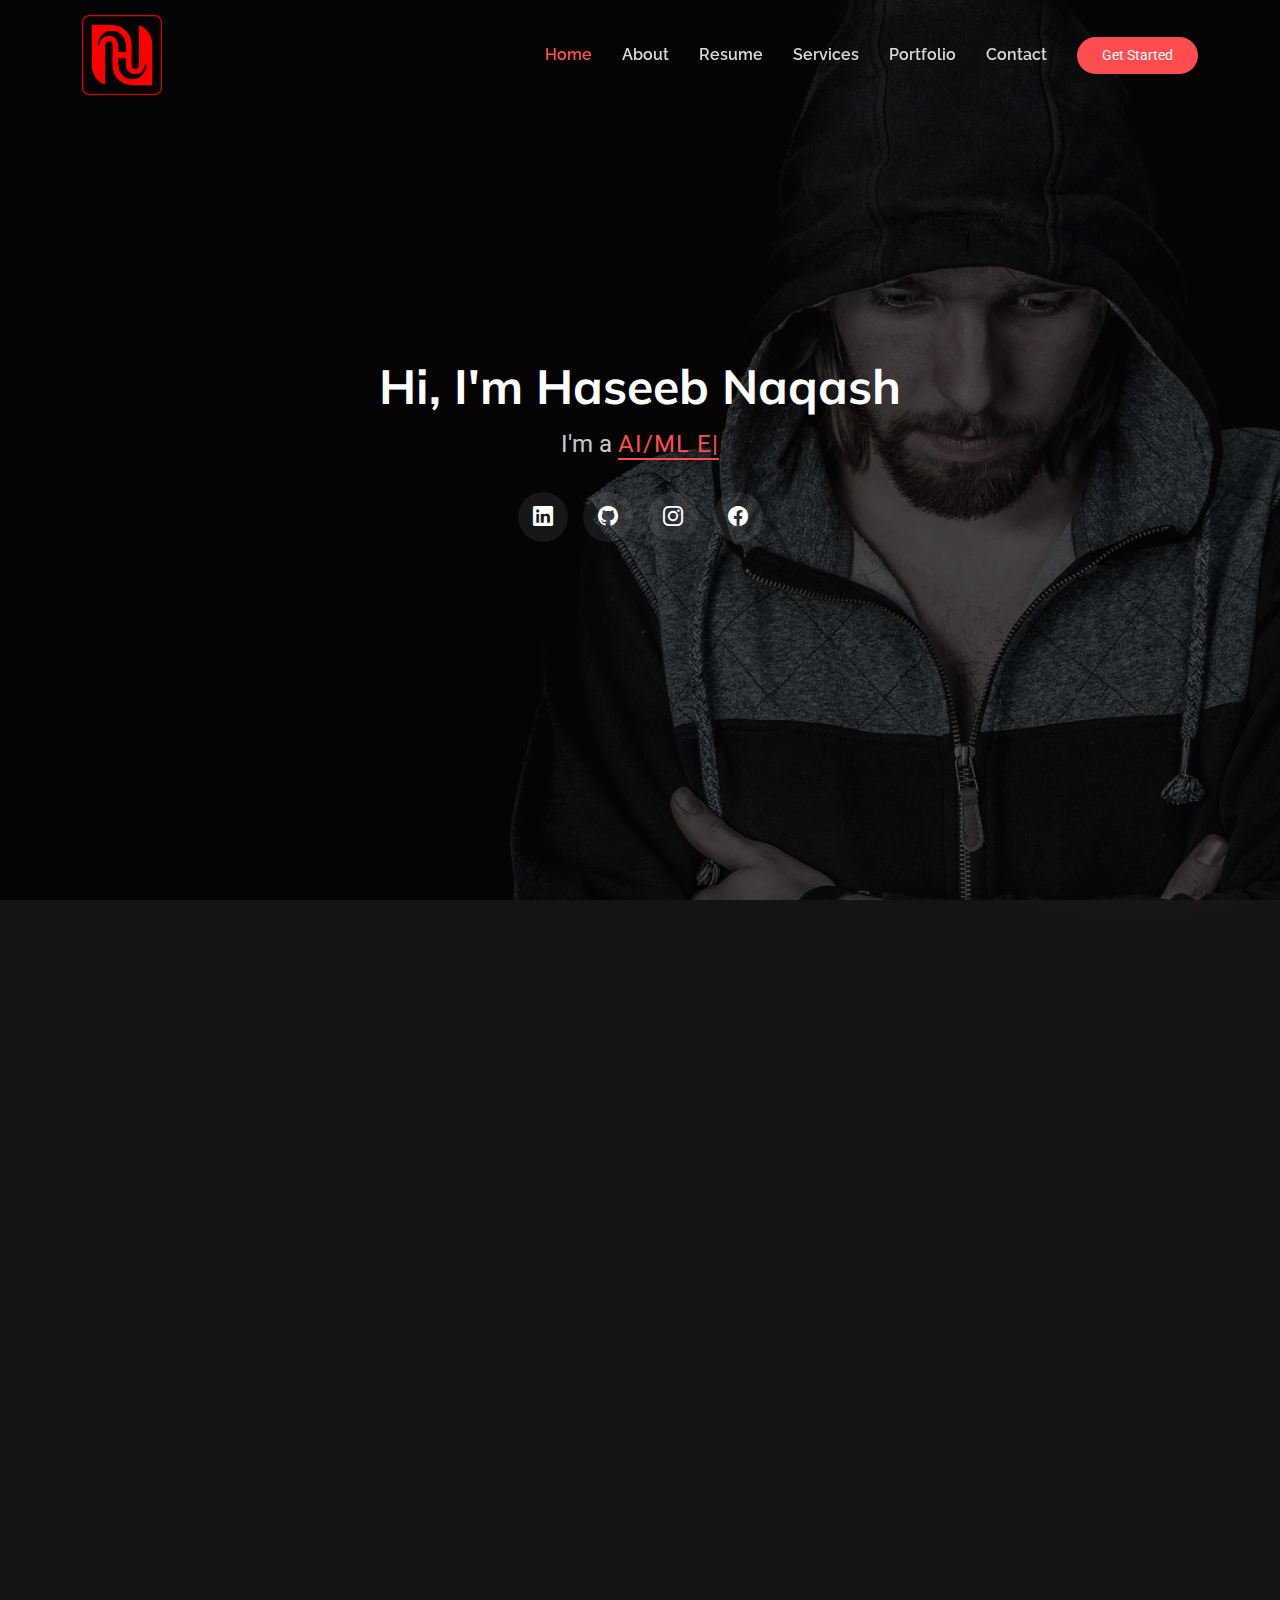
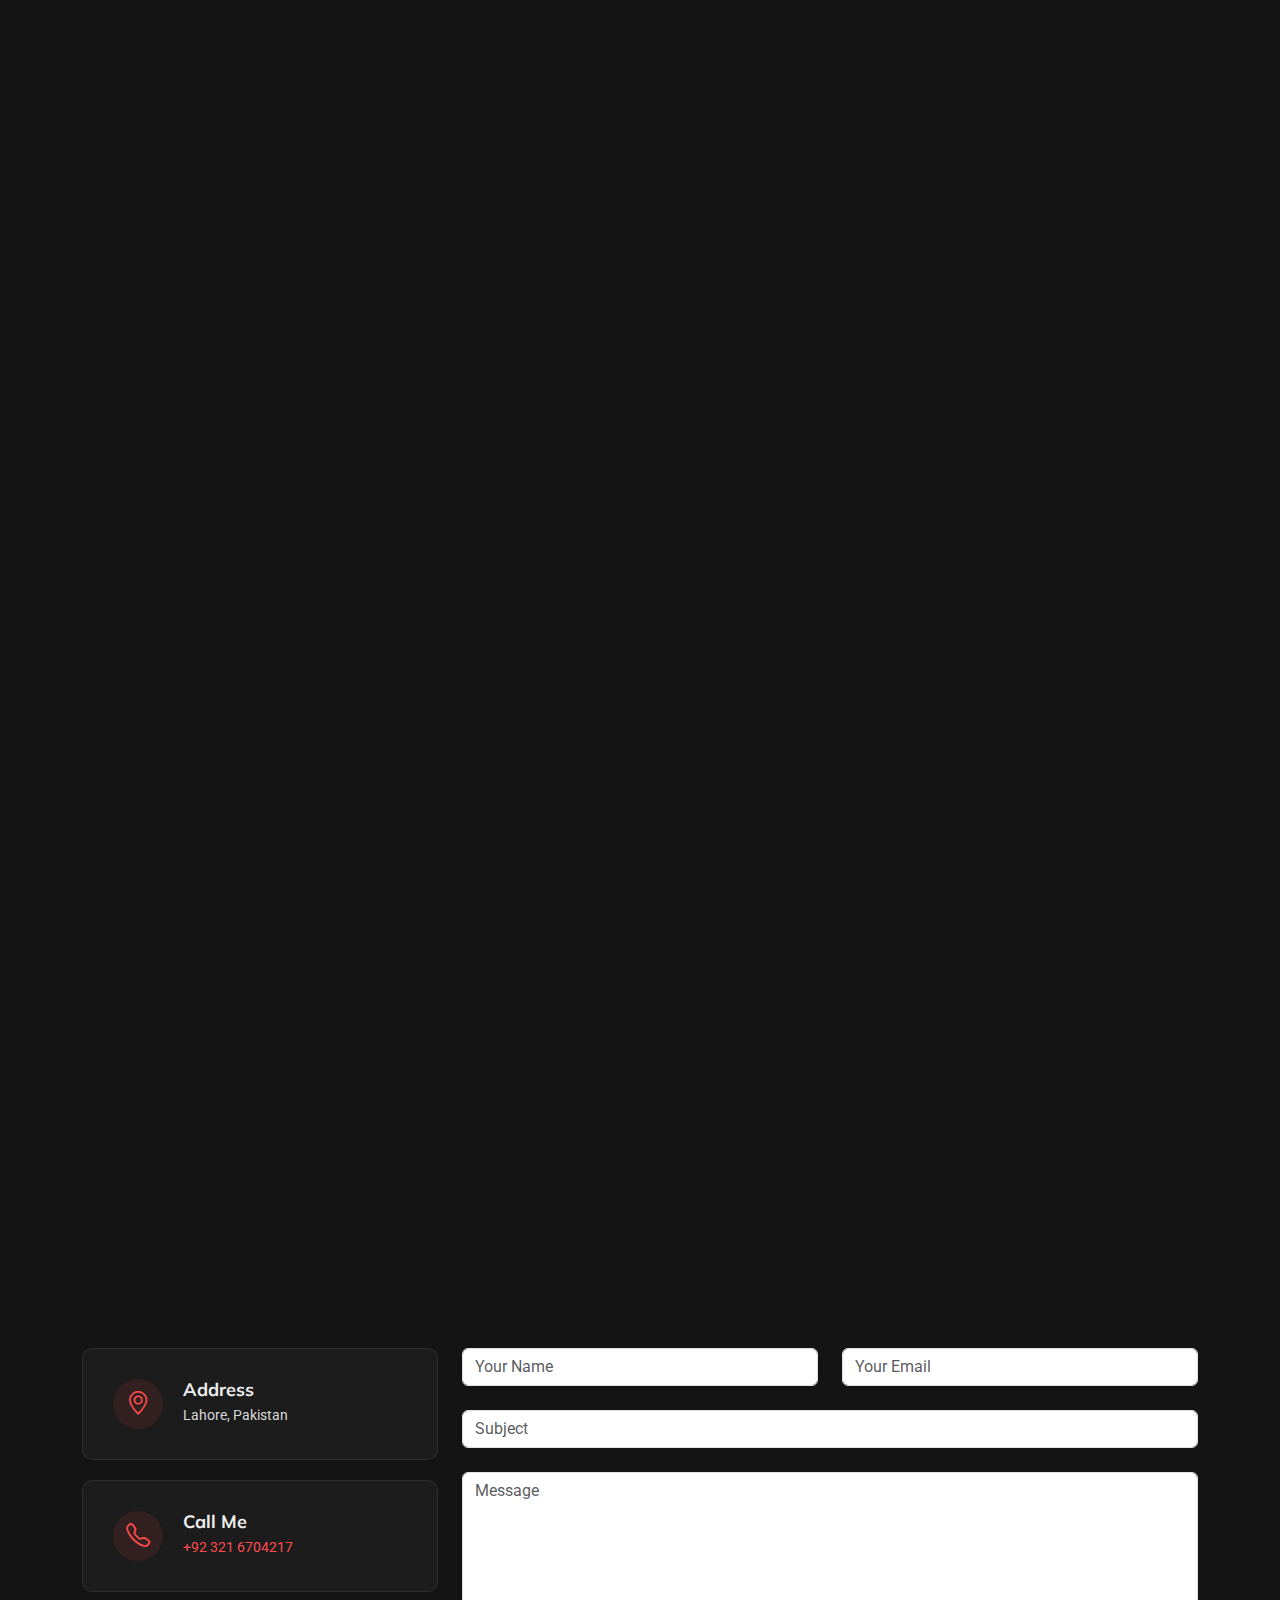
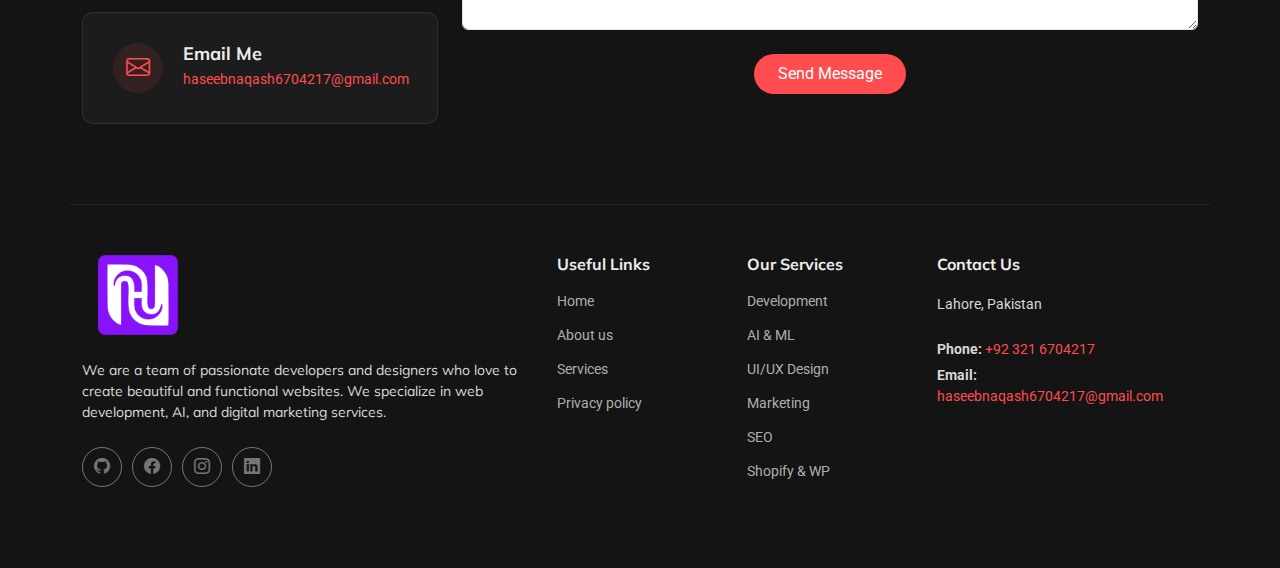
<file: index.html>
<!DOCTYPE html>
<html lang="en">

<head>
  <meta charset="utf-8">
  <meta content="width=device-width, initial-scale=1.0" name="viewport">
  <title>Haseeb Naqash</title>
  <meta name="description" content="">
  <meta name="keywords" content="">

  <!-- Favicons -->
  <link href="assets/img/logo.png" rel="icon">
  <!-- <link href="assets/img/apple-touch-icon.png" rel="apple-touch-icon"> -->

  <!-- Fonts -->
  <link href="https://fonts.googleapis.com" rel="preconnect">
  <link href="https://fonts.gstatic.com" rel="preconnect" crossorigin>
  <link
    href="https://fonts.googleapis.com/css2?family=Roboto:ital,wght@0,100;0,300;0,400;0,500;0,700;0,900;1,100;1,300;1,400;1,500;1,700;1,900&family=Raleway:ital,wght@0,100;0,200;0,300;0,400;0,500;0,600;0,700;0,800;0,900;1,100;1,200;1,300;1,400;1,500;1,600;1,700;1,800;1,900&family=Mulish:ital,wght@0,200;0,300;0,400;0,500;0,600;0,700;0,800;0,900;1,200;1,300;1,400;1,500;1,600;1,700;1,800;1,900&display=swap"
    rel="stylesheet">

  <!-- Vendor CSS Files -->
  <link href="assets/vendor/bootstrap/css/bootstrap.min.css" rel="stylesheet">
  <link href="assets/vendor/bootstrap-icons/bootstrap-icons.css" rel="stylesheet">
  <link href="assets/vendor/aos/aos.css" rel="stylesheet">
  <link href="assets/vendor/glightbox/css/glightbox.min.css" rel="stylesheet">
  <link href="assets/vendor/swiper/swiper-bundle.min.css" rel="stylesheet">

  <!-- Main CSS File -->
  <link href="assets/css/main.css" rel="stylesheet">

</head>

<body class="index-page">

  <header id="header" class="header d-flex align-items-center fixed-top">
    <div class="container-fluid container-xl position-relative d-flex align-items-center">

      <a href="index.html" class="logo d-flex align-items-center me-auto">
        <img src="assets/img/logo2.png" alt="Haseeb Naqash">
      </a>

      <nav id="navmenu" class="navmenu">
        <ul>
          <li><a href="index.html" class="active">Home</a></li>
          <li><a href="#about">About</a></li>
          <li><a href="#resume">Resume</a></li>
          <li><a href="#services">Services</a></li>
          <li><a href="#portfolio">Portfolio</a></li>
          <li><a href="#contact">Contact</a></li>
        </ul>
        <i class="mobile-nav-toggle d-xl-none bi bi-list"></i>
      </nav>

      <a class="btn-getstarted" href="https://wa.me/923216704217">Get Started</a>

    </div>
  </header>

  <main class="main">

    <!-- Hero Section -->
    <section id="hero" class="hero section dark-background">

      <img src="assets/img/profile/profile-bg-5.webp" alt="" data-aos="fade-in">

      <div class="container" data-aos="fade-up" data-aos-delay="100">
        <div class="row justify-content-center">
          <div class="col-lg-8 text-center">
            <h2>Hi, I'm Haseeb Naqash</h2>
            <p>I'm a <span class="typed"
                data-typed-items="AI/ML Engineer, Web Developer, Data Science, Web Designer, SEO Expert, Digital Marketer"></span><span
                class="typed-cursor" aria-hidden="true"></span></p>
            <div class="social-links">
              <a href="https://www.linkedin.com/in/haseeb-naqash/"><i class="bi bi-linkedin"></i></a>
              <a href="https://github.com/Haseeb-Naqash"><i class="bi bi-github"></i></a>
              <a href="https://www.instagram.com/itx_haseeb_naqash"><i class="bi bi-instagram"></i></a>
              <a href="https://www.facebook.com/haseeb.naqash786"><i class="bi bi-facebook"></i></a>
            </div>
          </div>
        </div>
      </div>

    </section><!-- /Hero Section -->

    <!-- About Section -->
    <section id="about" class="about section">

      <!-- Section Title -->
      <div class="container section-title" data-aos="fade-up">
        <span class="subtitle">About Me</span>
        <h2>About Me</h2>
        <p>AI/ML Engineer and Web Developer passionate about creating intelligent and user-friendly digital experiences.
        </p>
      </div><!-- End Section Title -->

      <div class="container" data-aos="fade-up" data-aos-delay="100">

        <div class="row gy-5">
          <div class="col-lg-4" data-aos="zoom-in" data-aos-delay="150">
            <div class="profile-card">
              <div class="profile-header">
                <div class="profile-avatar">
                  <img src="assets/img/profile/hero.png" class="img-fluid" alt="">
                  <div class="status-indicator"></div>
                </div>
                <h3>Haseeb Naqash</h3>
                <span class="role">AI/ML Engineer & Full-Stack Developer</span>
                <div class="rating">
                  <i class="bi bi-star-fill"></i>
                  <i class="bi bi-star-fill"></i>
                  <i class="bi bi-star-fill"></i>
                  <i class="bi bi-star-fill"></i>
                  <i class="bi bi-star-half"></i>
                  <span>4.8</span>
                </div>
              </div>

              <div class="profile-stats">
                <div class="stat-item">
                  <h4>10+</h4>
                  <p>Projects</p>
                </div>
                <div class="stat-item">
                  <h4>2+</h4>
                  <p>Years</p>
                </div>
                <div class="stat-item">
                  <h4>5</h4>
                  <p>Certifications</p>
                </div>
              </div>

              <div class="profile-actions">
                <a href="assets/img/haseeb.pdf" class="btn-primary"><i class="bi bi-download"></i> Download CV</a>
                <a href="https://wa.me/923216704217" class="btn-secondary"><i class="bi bi-envelope"></i> Contact</a>
              </div>

              <div class="social-connect">
                <a href="https://www.linkedin.com/in/haseeb-naqash/"><i class="bi bi-linkedin"></i></a>
                <a href="https://github.com/Haseeb-Naqash"><i class="bi bi-github"></i></a>
                <a href="https://www.instagram.com/itx_haseeb_naqash"><i class="bi bi-instagram"></i></a>
              </div>
            </div>
          </div>

          <div class="col-lg-8" data-aos="fade-left" data-aos-delay="200">
            <div class="content-wrapper">
              <div class="bio-section">
                <div class="section-tag">About Me</div>
                <h2>AI/ML Engineer & Full-Stack Developer</h2>
                <p>I’m an AI/ML Engineer and Full-Stack Developer with hands-on experience in building intelligent
                  systems and scalable web applications. I specialize in Machine Learning, NLP, and RAG-based solutions,
                  along with modern web technologies like the MERN stack. I focus on writing clean, efficient code and
                  delivering high-performance, user-friendly digital experiences.</p>
              </div>

              <div class="details-grid">
                <div class="detail-item" data-aos="fade-up" data-aos-delay="250">
                  <i class="bi bi-briefcase"></i>
                  <div class="detail-content">
                    <span>Experience</span>
                    <strong>2+ Years</strong>
                  </div>
                </div>

                <div class="detail-item" data-aos="fade-up" data-aos-delay="300">
                  <i class="bi bi-mortarboard"></i>
                  <div class="detail-content">
                    <span>Degree</span>
                    <strong>Bachelor of Information Technology</strong>
                  </div>
                </div>

                <div class="detail-item" data-aos="fade-up" data-aos-delay="350">
                  <i class="bi bi-geo-alt"></i>
                  <div class="detail-content">
                    <span>Based In</span>
                    <strong>Lahore, Pakistan</strong>
                  </div>
                </div>

                <div class="detail-item" data-aos="fade-up" data-aos-delay="100">
                  <i class="bi bi-envelope"></i>
                  <div class="detail-content">
                    <span>Email</span>
                    <strong><a href="mailto:haseebnaqash6704217@gmail.com">haseebnaqash6704217@gmail.com</a></strong>
                  </div>
                </div>

                <div class="detail-item" data-aos="fade-up" data-aos-delay="150">
                  <i class="bi bi-phone"></i>
                  <div class="detail-content">
                    <span>Phone</span>
                    <strong><a href="tel:+923216704217">+92 321 6704217</a></strong>
                  </div>
                </div>

                <div class="detail-item" data-aos="fade-up" data-aos-delay="200">
                  <i class="bi bi-calendar-check"></i>
                  <div class="detail-content">
                    <span>Availability</span>
                    <strong>Open to Work</strong>
                  </div>
                </div>
              </div>

              <div class="skills-showcase" data-aos="fade-up" data-aos-delay="250">
                <div class="section-tag">Core Skills</div>
                <h3>Technical Proficiency</h3>

                <div class="skills-list skills-animation">
                  <div class="skill-item">
                    <div class="skill-info">
                      <span class="skill-name">React &amp; Next.js</span>
                      <span class="skill-percent">95%</span>
                    </div>
                    <div class="progress">
                      <div class="progress-bar" role="progressbar" aria-valuenow="95" aria-valuemin="0"
                        aria-valuemax="100"></div>
                    </div>
                  </div>

                  <div class="skill-item">
                    <div class="skill-info">
                      <span class="skill-name">Node.js &amp; Express</span>
                      <span class="skill-percent">90%</span>
                    </div>
                    <div class="progress">
                      <div class="progress-bar" role="progressbar" aria-valuenow="90" aria-valuemin="0"
                        aria-valuemax="100"></div>
                    </div>
                  </div>

                  <div class="skill-item">
                    <div class="skill-info">
                      <span class="skill-name">UI/UX &amp; Figma</span>
                      <span class="skill-percent">88%</span>
                    </div>
                    <div class="progress">
                      <div class="progress-bar" role="progressbar" aria-valuenow="88" aria-valuemin="0"
                        aria-valuemax="100"></div>
                    </div>
                  </div>

                  <div class="skill-item">
                    <div class="skill-info">
                      <span class="skill-name">MongoDB &amp; PostgreSQL</span>
                      <span class="skill-percent">85%</span>
                    </div>
                    <div class="progress">
                      <div class="progress-bar" role="progressbar" aria-valuenow="85" aria-valuemin="0"
                        aria-valuemax="100"></div>
                    </div>
                  </div>

                  <div class="skill-item">
                    <div class="skill-info">
                      <span class="skill-name">Docker &amp; AWS</span>
                      <span class="skill-percent">80%</span>
                    </div>
                    <div class="progress">
                      <div class="progress-bar" role="progressbar" aria-valuenow="80" aria-valuemin="0"
                        aria-valuemax="100"></div>
                    </div>
                  </div>
                </div>
              </div>
            </div>
          </div>
        </div>

      </div>

    </section><!-- /About Section -->

    <!-- Resume Section -->
    <section id="resume" class="resume section">

      <!-- Section Title -->
      <div class="container section-title" data-aos="fade-up">
        <span class="subtitle">Resume</span>
        <h2>Resume</h2>
      </div><!-- End Section Title -->

      <div class="container" data-aos="fade-up" data-aos-delay="100">

        <div class="row gy-5">
          <div class="col-lg-6">
            <div class="experience-section">
              <div class="section-header" data-aos="fade-right" data-aos-delay="200">
                <div class="header-content">
                  <span class="section-badge">Experience</span>
                  <h2>Professional Journey</h2>
                  <p>Hands-on experience in AI/ML, web development, and data-driven solutions. Worked on machine
                    learning models, web applications, and digital systems with a focus on performance, security, and
                    user experience.</p>
                </div>
              </div>

              <div class="experience-cards">
                <div class="exp-card featured" data-aos="zoom-in" data-aos-delay="300">
                  <div class="card-header">
                    <div class="company-logo">
                      <i class="bi bi-buildings"></i>
                    </div>
                    <div class="period-badge">Current</div>
                  </div>
                  <div class="card-body">
                    <h3>Data Science Intern</h3>
                    <p class="company-name">Programmer Force</p>
                    <span class="duration">08-01-2026 - Present</span>
                    <p class="description">Worked on machine learning models, NLP tasks, and RAG pipelines to build
                      intelligent, data-driven solutions.</p>
                    <div class="skills-tags">
                      <span class="skill-tag">Python</span>
                      <span class="skill-tag">TensorFlow</span>
                      <span class="skill-tag">PyTorch</span>
                      <span class="skill-tag">NLP</span>
                      <span class="skill-tag">RAG</span>
                      <span class="skill-tag">Data Analysis</span>
                    </div>
                  </div>
                </div>

                <div class="exp-card" data-aos="zoom-in" data-aos-delay="350">
                  <div class="card-header">
                    <div class="company-logo">
                      <i class="bi bi-brush"></i>
                    </div>
                  </div>
                  <div class="card-body">
                    <h3>Social Media Officer</h3>
                    <p class="company-name">Lorena Organics</p>
                    <span class="duration">30 Sep 2023 – 25 Jun 2024</span>
                    <p class="description">Developed branding, packaging, and digital creatives for a cosmetics company,
                      enhancing visual identity and customer engagement.</p>
                  </div>
                </div>

                <div class="exp-card" data-aos="zoom-in" data-aos-delay="400">
                  <div class="card-header">
                    <div class="company-logo">
                      <i class="bi bi-laptop"></i>
                    </div>
                  </div>
                  <div class="card-body">
                    <h3>Web Developer & SEO</h3>
                    <p class="company-name">Meezab Air</p>
                    <span class="duration">27-Aug-2023 - 28-Aug-2024</span>
                    <p class="description">Developed responsive websites and implemented SEO strategies to improve
                      performance and online visibility.</p>
                  </div>
                </div>
                <div class="exp-card" data-aos="zoom-in" data-aos-delay="400">
                  <div class="card-header">
                    <div class="company-logo">
                      <i class="bi bi-buildings"></i>
                    </div>
                  </div>
                  <div class="card-body">
                    <h3>Web Developer & SEO (Internship)</h3>
                    <p class="company-name">Optimiserz Software House</p>
                    <span class="duration">01 Apr 2023 – 28 Aug 2023</span>
                    <p class="description">Customized WordPress websites and applied SEO techniques to enhance user
                      experience and search rankings.</p>
                  </div>
                </div>
              </div>
            </div>
          </div>

          <div class="col-lg-6">
            <div class="education-section">
              <div class="section-header" data-aos="fade-left" data-aos-delay="200">
                <div class="header-content">
                  <span class="section-badge">Education</span>
                  <h2>Academic Background</h2>
                  <p>I am pursuing a Bachelor’s degree in Information Technology at the University of Management and
                    Technology (UMT). My academic focus includes Artificial Intelligence, Machine Learning, and
                    Full-Stack Web Development, where I build data-driven applications and modern web solutions.</p>
                </div>
              </div>

              <div class="education-timeline" data-aos="fade-left" data-aos-delay="300">
                <div class="timeline-track">
                  <div class="timeline-item">
                    <div class="timeline-marker">
                      <i class="bi bi-mortarboard-fill"></i>
                    </div>
                    <div class="timeline-content">
                      <div class="education-meta">
                        <span class="year-range">2021 - 2025</span>
                        <span class="degree-level">Bachelor</span>
                      </div>
                      <h4>Bachelor of Information Technology</h4>
                      <p class="institution">University of Management and Technology (UMT)</p>
                      <p class="description">Studying Information Technology with focus on Software Development,
                        Artificial Intelligence, Machine Learning, and Web Development.</p>
                      <div class="achievement">
                        <i class="bi bi-award"></i>
                        <span>CGPA: 3.85</span>
                      </div>
                    </div>
                  </div>

                  <div class="timeline-item">
                    <div class="timeline-marker">
                      <i class="bi bi-book"></i>
                    </div>
                    <div class="timeline-content">
                      <div class="education-meta">
                        <span class="year-range">2018 - 2020</span>
                        <span class="degree-level">Intermediate</span>
                      </div>
                      <h4>FSc Pre-Engineering</h4>
                      <p class="institution">Punjab Group of Colleges</p>
                      <p class="description"> Completed intermediate education with focus on mathematics, physics, and
                        engineering fundamentals.</p>
                    </div>
                  </div>
                  <div class="timeline-item">
                    <div class="timeline-marker">
                      <i class="bi bi-book"></i>
                    </div>
                    <div class="timeline-content">
                      <div class="education-meta">
                        <span class="year-range">2016 - 2018</span>
                        <span class="degree-level">Matriculation</span>
                      </div>
                      <h4>Matriculation</h4>
                      <p class="institution">Punjab Group of Colleges</p>
                      <p class="description"> Completed secondary school education with science subjects.</p>
                    </div>
                  </div>

                  <div class="timeline-item">
                    <div class="timeline-marker">
                      <i class="bi bi-patch-check-fill"></i>
                    </div>
                    <div class="timeline-content">
                      <div class="education-meta">
                        <span class="year-range">2016 - 2023</span>
                        <span class="degree-level">Certificates</span>
                      </div>
                      <h4>Professional Certifications</h4>
                      <div class="certifications-list">
                        <div class="cert-item">
                          <span class="cert-name">Advanced Python Programming</span>
                          <span class="cert-year">2026</span>
                        </div>
                        <div class="cert-item">
                          <span class="cert-name">Search Engine Optimization (SEO)</span>
                          <span class="cert-year">2025</span>
                        </div>
                        <div class="cert-item">
                          <span class="cert-name">Freelancing</span>
                          <span class="cert-year">2025</span>
                        </div>
                        <div class="cert-item">
                          <span class="cert-name">Claude Code in Action</span>
                          <span class="cert-year">2026</span>
                        </div>
                      </div>
                    </div>
                  </div>
                </div>
              </div>
            </div>
          </div>
        </div>

      </div>

    </section><!-- /Resume Section -->

    <!-- Services Section -->
    <section id="services" class="services section">

      <!-- Section Title -->
      <div class="container section-title" data-aos="fade-up">
        <span class="subtitle">Services</span>
        <h2>Services</h2>
        <p>I offer a range of services to help businesses and individuals achieve their goals. My services include web
          development, mobile app development, and digital marketing.</p>
      </div><!-- End Section Title -->

      <div class="container" data-aos="fade-up" data-aos-delay="100">

        <!-- Desktop View (Grid/Rows) -->
        <div class="services-desktop d-none d-md-block">
          <div class="row gy-4 mb-4">
            <div class="col-lg-3 col-md-6" data-aos="fade-up" data-aos-delay="100">
              <div class="service-item featured h-100">
                <div class="featured-tag">Featured</div>
                <div class="icon-wrapper">
                  <i class="bi-code-slash"></i>
                </div>
                <h4>Development</h4>
                <p>Custom web development & Software development with latest technologies for fast, SEO-friendly
                  business
                  websites</p>
                <a href="Services/development.html" class="read-more">
                  <span>Explore</span>
                  <i class="bi bi-arrow-right"></i>
                </a>
              </div>
            </div><!-- End Service Item -->

            <div class="col-lg-3 col-md-6" data-aos="fade-up" data-aos-delay="200">
              <div class="service-item h-100">
                <div class="icon-wrapper">
                  <i class="bi bi-robot"></i>
                </div>
                <h4>Al & Machine Learning</h4>
                <p>Developing smart, data-driven solutions including predictive models, Neural Networks, and RAG
                  pipelines
                  to solve complex business problems</p>
                <a href="Services/ai-machine-learning.html" class="read-more">
                  <span>Explore</span>
                  <i class="bi bi-arrow-right"></i>
                </a>
              </div>
            </div><!-- End Service Item -->

            <div class="col-lg-3 col-md-6" data-aos="fade-up" data-aos-delay="300">
              <div class="service-item h-100">
                <div class="icon-wrapper">
                  <i class="bi bi-graph-up-arrow"></i>
                </div>
                <h4>Data Analytics & Insights</h4>
                <p>Leveraging Python, Pandas, and Machine Learning to transform raw datasets into actionable business
                  intelligence through predictive modeling and automated reporting.</p>
                <a href="Services/data-analytics.html" class="read-more">
                  <span>Explore</span>
                  <i class="bi bi-arrow-right"></i>
                </a>
              </div>
            </div><!-- End Service Item -->

            <div class="col-lg-3 col-md-6" data-aos="fade-up" data-aos-delay="400">
              <div class="service-item h-100">
                <div class="icon-wrapper">
                  <i class="bi bi-wordpress"></i>
                </div>
                <h4>Shopify & Wordpress</h4>
                <p>Expert setup and customization of high-converting Shopify stores and specialized WordPress solutions
                  for
                  businesses.</p>
                <a href="Services/shopify-wordpress.html" class="read-more">
                  <span>Explore</span>
                  <i class="bi bi-arrow-right"></i>
                </a>
              </div>
            </div><!-- End Service Item -->
          </div>

          <div class="row gy-4">
            <div class="col-lg-3 col-md-6" data-aos="fade-up" data-aos-delay="500">
              <div class="service-item h-100">
                <div class="icon-wrapper">
                  <i class="bi bi-palette"></i>
                </div>
                <h4>Brand Identity</h4>
                <p>Creating professional product packaging, social media creatives, and website visuals to strengthen
                  digital brand identity.</p>
                <a href="Services/brand-identity.html" class="read-more">
                  <span>Explore</span>
                  <i class="bi bi-arrow-right"></i>
                </a>
              </div>
            </div><!-- End Service Item -->

            <div class="col-lg-3 col-md-6" data-aos="fade-up" data-aos-delay="600">
              <div class="service-item h-100">
                <div class="icon-wrapper">
                  <i class="bi bi-layout-text-window-reverse"></i>
                </div>
                <h4>UI/UX Design</h4>
                <p>User-centric interface design that boosts engagement and conversions for digital products</p>
                <a href="Services/ui-ux-design.html" class="read-more">
                  <span>Explore</span>
                  <i class="bi bi-arrow-right"></i>
                </a>
              </div>
            </div><!-- End Service Item -->

            <div class="col-lg-3 col-md-6" data-aos="fade-up" data-aos-delay="700">
              <div class="service-item h-100">
                <div class="icon-wrapper">
                  <i class="bi bi-megaphone"></i>
                </div>
                <h4>Digital Marketing</h4>
                <p>Data-driven marketing campaigns across Google, Meta and Linkedin to maximize your ROL</p>
                <a href="Services/digital-marketing.html" class="read-more">
                  <span>Explore</span>
                  <i class="bi bi-arrow-right"></i>
                </a>
              </div>
            </div><!-- End Service Item -->

            <div class="col-lg-3 col-md-6" data-aos="fade-up" data-aos-delay="800">
              <div class="service-item h-100">
                <div class="icon-wrapper">
                  <i class="bi bi-search"></i>
                </div>
                <h4>SEO Services</h4>
                <p>Comprehensive SEO strategies to improve rankings and drive organic traffic to your site.</p>
                <a href="Services/seo-services.html" class="read-more">
                  <span>Explore</span>
                  <i class="bi bi-arrow-right"></i>
                </a>
              </div>
            </div><!-- End Service Item -->
          </div>
        </div>

        <!-- Mobile View (Swiper Slider) -->
        <div class="swiper init-swiper d-block d-md-none" data-aos="fade-up" data-aos-delay="100">
          <script type="application/json" class="swiper-config">
            {
              "loop": true,
              "speed": 600,
              "autoplay": {
                "delay": 5000
              },
              "slidesPerView": 1,
              "spaceBetween": 20,
              "pagination": {
                "el": ".swiper-pagination",
                "type": "bullets",
                "clickable": true
              }
            }
          </script>
          <div class="swiper-wrapper">

            <div class="swiper-slide">
              <div class="service-item featured h-100">
                <div class="featured-tag">Featured</div>
                <div class="icon-wrapper">
                  <i class="bi-code-slash"></i>
                </div>
                <h4>Development</h4>
                <p>Custom web development & Software development with latest technologies for fast, SEO-friendly
                  business
                  websites</p>
                <a href="Services/development.html" class="read-more">
                  <span>Explore</span>
                  <i class="bi bi-arrow-right"></i>
                </a>
              </div>
            </div><!-- End Service Item -->

            <div class="swiper-slide">
              <div class="service-item h-100">
                <div class="icon-wrapper">
                  <i class="bi bi-robot"></i>
                </div>
                <h4>Al & Machine Learning</h4>
                <p>Developing smart, data-driven solutions including predictive models, Neural Networks, and RAG
                  pipelines
                  to solve complex business problems</p>
                <a href="Services/ai-machine-learning.html" class="read-more">
                  <span>Explore</span>
                  <i class="bi bi-arrow-right"></i>
                </a>
              </div>
            </div><!-- End Service Item -->

            <div class="swiper-slide">
              <div class="service-item h-100">
                <div class="icon-wrapper">
                  <i class="bi bi-graph-up-arrow"></i>
                </div>
                <h4>Data Analytics & Insights</h4>
                <p>Leveraging Python, Pandas, and Machine Learning to transform raw datasets into actionable business
                  intelligence through predictive modeling and automated reporting.</p>
                <a href="Services/data-analytics.html" class="read-more">
                  <span>Explore</span>
                  <i class="bi bi-arrow-right"></i>
                </a>
              </div>
            </div><!-- End Service Item -->

            <div class="swiper-slide">
              <div class="service-item h-100">
                <div class="icon-wrapper">
                  <i class="bi bi-wordpress"></i>
                </div>
                <h4>Shopify & Wordpress</h4>
                <p>Expert setup and customization of high-converting Shopify stores and specialized WordPress solutions
                  for
                  businesses.</p>
                <a href="Services/shopify-wordpress.html" class="read-more">
                  <span>Explore</span>
                  <i class="bi bi-arrow-right"></i>
                </a>
              </div>
            </div><!-- End Service Item -->

            <div class="swiper-slide">
              <div class="service-item h-100">
                <div class="icon-wrapper">
                  <i class="bi bi-palette"></i>
                </div>
                <h4>Brand Identity</h4>
                <p>Creating professional product packaging, social media creatives, and website visuals to strengthen
                  digital brand identity.</p>
                <a href="Services/brand-identity.html" class="read-more">
                  <span>Explore</span>
                  <i class="bi bi-arrow-right"></i>
                </a>
              </div>
            </div><!-- End Service Item -->

            <div class="swiper-slide">
              <div class="service-item h-100">
                <div class="icon-wrapper">
                  <i class="bi bi-layout-text-window-reverse"></i>
                </div>
                <h4>UI/UX Design</h4>
                <p>User-centric interface design that boosts engagement and conversions for digital products</p>
                <a href="Services/ui-ux-design.html" class="read-more">
                  <span>Explore</span>
                  <i class="bi bi-arrow-right"></i>
                </a>
              </div>
            </div><!-- End Service Item -->

            <div class="swiper-slide">
              <div class="service-item h-100">
                <div class="icon-wrapper">
                  <i class="bi bi-megaphone"></i>
                </div>
                <h4>Digital Marketing</h4>
                <p>Data-driven marketing campaigns across Google, Meta and Linkedin to maximize your ROL</p>
                <a href="Services/digital-marketing.html" class="read-more">
                  <span>Explore</span>
                  <i class="bi bi-arrow-right"></i>
                </a>
              </div>
            </div><!-- End Service Item -->

            <div class="swiper-slide">
              <div class="service-item h-100">
                <div class="icon-wrapper">
                  <i class="bi bi-search"></i>
                </div>
                <h4>SEO Services</h4>
                <p>Comprehensive SEO strategies to improve rankings and drive organic traffic to your site.</p>
                <a href="Services/seo-services.html" class="read-more">
                  <span>Explore</span>
                  <i class="bi bi-arrow-right"></i>
                </a>
              </div>
            </div><!-- End Service Item -->

          </div>
          <div class="swiper-pagination"></div>
        </div>

        <div class="row mt-5">
          <div class="col-12" data-aos="fade-up" data-aos-delay="200">
            <div class="cta-box">
              <div class="row align-items-center">
                <div class="col-lg-8">
                  <h3>Ready to Scale Your Business?</h3>
                  <p>Let’s discuss how our development, AI, and digital marketing services can help you achieve your
                    business goals</p>
                </div>
                <div class="col-lg-4 text-lg-end text-center">
                  <a href="https://wa.me/923216704217" class="cta-btn">Start Your Project</a>
                </div>
              </div>
            </div>
          </div>
        </div>

      </div>

    </section><!-- /Services Section -->

    <!-- Portfolio Section -->
    <section id="portfolio" class="portfolio section">

      <!-- Section Title -->
      <div class="container section-title" data-aos="fade-up">
        <span class="subtitle">Portfolio</span>
        <h2>Portfolio</h2>
        <p>Showcase of our best work across web development, AI, and digital marketing</p>
      </div><!-- End Section Title -->

      <div class="container" data-aos="fade-up" data-aos-delay="100">

        <!-- Desktop View (Isotope Grid) -->
        <div class="isotope-layout d-none d-md-block" data-default-filter="*" data-layout="masonry"
          data-sort="original-order">
          <ul class="portfolio-filters isotope-filters" data-aos="fade-up" data-aos-delay="200">
            <li data-filter="*" class="filter-active">All Work</li>
            <li data-filter=".filter-development">Development</li>
            <li data-filter=".filter-ai">AI & Machine Learning</li>
            <li data-filter=".filter-digital">Digital Marketing</li>
            <li data-filter=".filter-seo">SEO</li>
          </ul>

          <div class="row gy-4 isotope-container" data-aos="fade-up" data-aos-delay="300">
            <div class="col-lg-4 col-md-6 portfolio-item isotope-item filter-ai filter-development">
              <div class="portfolio-card">
                <div class="portfolio-image-container">
                  <img src="assets/img/portfolio/portfolio-1.webp" alt="AI Project" class="img-fluid" loading="lazy">
                  <div class="portfolio-overlay">
                    <div class="portfolio-info">
                      <span class="project-category">Final Year Project</span>
                      <h4>Gaming Account Sales & Purchase Platform</h4>
                    </div>
                    <div class="portfolio-actions">
                      <a href="assets/img/portfolio/portfolio-1.webp" class="glightbox portfolio-link">
                        <i class="bi bi-plus-lg"></i>
                      </a>
                      <a href="https://www.linkedin.com/in/haseeb-naqash/details/projects/" class="portfolio-details">
                        <i class="bi bi-arrow-right"></i>
                      </a>
                    </div>
                  </div>
                </div>
                <div class="portfolio-meta">
                  <div class="project-tags">
                    <span class="tag">AI & ML</span>
                    <span class="tag">MERN Stack Web</span>
                    <span class="tag">Flutter App</span>
                  </div>
                  <div class="project-year">2025</div>
                </div>
              </div>
            </div>

            <div class="col-lg-4 col-md-6 portfolio-item isotope-item filter-ai">
              <div class="portfolio-card">
                <div class="portfolio-image-container">
                  <img src="assets/img/portfolio/AI Interview Agent.webp" alt="AI Project" class="img-fluid"
                    loading="lazy">
                  <div class="portfolio-overlay">
                    <div class="portfolio-info">
                      <span class="project-category">AI Project</span>
                      <h4>AI Interview Agent</h4>
                    </div>
                    <div class="portfolio-actions">
                      <a href="assets/img/portfolio/AI Interview Agent.webp" class="glightbox portfolio-link">
                        <i class="bi bi-plus-lg"></i>
                      </a>
                      <a href="#" class="portfolio-details">
                        <i class="bi bi-arrow-right"></i>
                      </a>
                    </div>
                  </div>
                </div>
                <div class="portfolio-meta">
                  <div class="project-tags">
                    <span class="tag">AI & ML</span>
                    <span class="tag">Python</span>
                    <span class="tag">OpenCV</span>
                    <span class="tag">TensorFlow</span>
                    <span class="tag">Flask</span>
                  </div>
                  <div class="project-year">2026</div>
                </div>
              </div>
            </div>

            <div class="col-lg-4 col-md-6 portfolio-item isotope-item filter-development">
              <div class="portfolio-card">
                <div class="portfolio-image-container">
                  <img src="assets/img/portfolio/Perfect Touch.webp" alt="Development Project" class="img-fluid"
                    loading="lazy">
                  <div class="portfolio-overlay">
                    <div class="portfolio-info">
                      <span class="project-category">Development Project</span>
                      <h4>Perfect Touch House Cleaning Services (USA)</h4>
                    </div>
                    <div class="portfolio-actions">
                      <a href="assets/img/portfolio/Perfect Touch.webp" class="glightbox portfolio-link">
                        <i class="bi bi-plus-lg"></i>
                      </a>
                      <a href="https://perfectouchhcs.com/" class="portfolio-details">
                        <i class="bi bi-arrow-right"></i>
                      </a>
                    </div>
                  </div>
                </div>
                <div class="portfolio-meta">
                  <div class="project-tags">
                    <span class="tag">web</span>
                    <span class="tag">WordPress</span>
                    <span class="tag">PHP</span>
                    <span class="tag">Marketing</span>
                  </div>
                  <div class="project-year">2024</div>
                </div>
              </div>
            </div>

            <div class="col-lg-4 col-md-6 portfolio-item isotope-item filter-ai">
              <div class="portfolio-card">
                <div class="portfolio-image-container">
                  <img src="assets/img/portfolio/AI-Note-Taker.jpg" alt="AI Project" class="img-fluid" loading="lazy">
                  <div class="portfolio-overlay">
                    <div class="portfolio-info">
                      <span class="project-category">AI Project</span>
                      <h4>AI Meeting Note Taker</h4>
                    </div>
                    <div class="portfolio-actions">
                      <a href="assets/img/portfolio/AI-Note-Taker.jpg" class="glightbox portfolio-link">
                        <i class="bi bi-plus-lg"></i>
                      </a>
                      <a href="#" class="portfolio-details">
                        <i class="bi bi-arrow-right"></i>
                      </a>
                    </div>
                  </div>
                </div>
                <div class="portfolio-meta">
                  <div class="project-tags">
                    <span class="tag">AI & ML</span>
                    <span class="tag">Python</span>
                    <span class="tag">OpenAI</span>
                    <span class="tag">Flask</span>
                  </div>
                  <div class="project-year">2026</div>
                </div>
              </div>
            </div>

            <div class="col-lg-4 col-md-6 portfolio-item isotope-item filter-development">
              <div class="portfolio-card">
                <div class="portfolio-image-container">
                  <img src="assets/img/portfolio/uni project.webp" alt="Development Project" class="img-fluid"
                    loading="lazy">
                  <div class="portfolio-overlay">
                    <div class="portfolio-info">
                      <span class="project-category">PHP Website</span>
                      <h4>Buy & Sale Products Website</h4>
                    </div>
                    <div class="portfolio-actions">
                      <a href="assets/img/portfolio/uni project.webp" class="glightbox portfolio-link">
                        <i class="bi bi-plus-lg"></i>
                      </a>
                      <a href="https://www.linkedin.com/in/haseeb-naqash/details/projects/" class="portfolio-details">
                        <i class="bi bi-arrow-right"></i>
                      </a>
                    </div>
                  </div>
                </div>
                <div class="portfolio-meta">
                  <div class="project-tags">
                    <span class="tag">PHP</span>
                    <span class="tag">MySQL</span>
                  </div>
                  <div class="project-year">2024</div>
                </div>
              </div>
            </div>

            <div class="col-lg-4 col-md-6 portfolio-item isotope-item filter-development filter-seo">
              <div class="portfolio-card">
                <div class="portfolio-image-container">
                  <img src="assets/img/portfolio/Meezab.webp" alt="Development Project" class="img-fluid"
                    loading="lazy">
                  <div class="portfolio-overlay">
                    <div class="portfolio-info">
                      <span class="project-category">WordPress Website</span>
                      <h4>Meezab Air Travel & Tours</h4>
                    </div>
                    <div class="portfolio-actions">
                      <a href="assets/img/portfolio/Meezab.webp" class="glightbox portfolio-link">
                        <i class="bi bi-plus-lg"></i>
                      </a>
                      <a href="https://meezabair.com/" class="portfolio-details">
                        <i class="bi bi-arrow-right"></i>
                      </a>
                    </div>
                  </div>
                </div>
                <div class="portfolio-meta">
                  <div class="project-tags">
                    <span class="tag">WordPress</span>
                    <span class="tag">PHP</span>
                    <span class="tag">SEO</span>
                  </div>
                  <div class="project-year">2023</div>
                </div>
              </div>
            </div>

            <div class="col-lg-4 col-md-6 portfolio-item isotope-item filter-creative">
              <div class="portfolio-card">
                <div class="portfolio-image-container">
                  <img src="assets/img/portfolio/Car Showroom Management System.png" alt="Development Project"
                    class="img-fluid" loading="lazy">
                  <div class="portfolio-overlay">
                    <div class="portfolio-info">
                      <span class="project-category">Python Django Website</span>
                      <h4>Car Showroom Management System</h4>
                    </div>
                    <div class="portfolio-actions">
                      <a href="assets/img/portfolio/Car Showroom Management System.png"
                        class="glightbox portfolio-link">
                        <i class="bi bi-plus-lg"></i>
                      </a>
                      <a href="https://www.linkedin.com/in/haseeb-naqash/details/projects/" class="portfolio-details">
                        <i class="bi bi-arrow-right"></i>
                      </a>
                    </div>
                  </div>
                </div>
                <div class="portfolio-meta">
                  <div class="project-tags">
                    <span class="tag">Python</span>
                    <span class="tag">Django</span>
                    <span class="tag">SQLite</span>
                  </div>
                  <div class="project-year">2026</div>
                </div>
              </div>
            </div>

            <div class="col-lg-4 col-md-6 portfolio-item isotope-item filter-development filter-digital filter-seo">
              <div class="portfolio-card">
                <div class="portfolio-image-container">
                  <img src="assets/img/portfolio/lorena.png" alt="Digital Project" class="img-fluid" loading="lazy">
                  <div class="portfolio-overlay">
                    <div class="portfolio-info">
                      <span class="project-category">Cosmetics Website & Digital Marketing</span>
                      <h4>Lorena Organics Website</h4>
                    </div>
                    <div class="portfolio-actions">
                      <a href="assets/img/portfolio/lorena1.png" class="glightbox portfolio-link">
                        <i class="bi bi-plus-lg"></i>
                      </a>
                      <a href="https://lorenaorganics.com/" class="portfolio-details">
                        <i class="bi bi-arrow-right"></i>
                      </a>
                    </div>
                  </div>
                </div>
                <div class="portfolio-meta">
                  <div class="project-tags">
                    <span class="tag">PHP</span>
                    <span class="tag">Marketing</span>
                    <span class="tag">WordPress</span>
                    <span class="tag">WooCommerce</span>
                  </div>
                  <div class="project-year">2026</div>
                </div>
              </div>
            </div>
          </div>
        </div>

        <!-- Mobile View (Swiper Slider) -->
        <div class="swiper init-swiper d-block d-md-none" data-aos="fade-up" data-aos-delay="100">
          <script type="application/json" class="swiper-config">
            {
              "loop": true,
              "speed": 600,
              "autoplay": {
                "delay": 5000
              },
              "slidesPerView": 1,
              "spaceBetween": 20,
              "pagination": {
                "el": ".swiper-pagination",
                "type": "bullets",
                "clickable": true
              }
            }
          </script>
          <div class="swiper-wrapper">

            <div class="swiper-slide portfolio-item">
              <div class="portfolio-card">
                <div class="portfolio-image-container">
                  <img src="assets/img/portfolio/portfolio-1.webp" alt="AI Project" class="img-fluid" loading="lazy">
                  <div class="portfolio-overlay">
                    <div class="portfolio-info">
                      <span class="project-category">Final Year Project</span>
                      <h4>Gaming Account Sales & Purchase Platform</h4>
                    </div>
                    <div class="portfolio-actions">
                      <a href="assets/img/portfolio/portfolio-1.webp" class="glightbox portfolio-link">
                        <i class="bi bi-plus-lg"></i>
                      </a>
                      <a href="https://www.linkedin.com/in/haseeb-naqash/details/projects/" class="portfolio-details">
                        <i class="bi bi-arrow-right"></i>
                      </a>
                    </div>
                  </div>
                </div>
                <div class="portfolio-meta">
                  <div class="project-tags">
                    <span class="tag">AI & ML</span>
                    <span class="tag">MERN Stack Web</span>
                    <span class="tag">Flutter App</span>
                  </div>
                  <div class="project-year">2025</div>
                </div>
              </div>
            </div>

            <div class="swiper-slide portfolio-item">
              <div class="portfolio-card">
                <div class="portfolio-image-container">
                  <img src="assets/img/portfolio/AI Interview Agent.webp" alt="AI Project" class="img-fluid"
                    loading="lazy">
                  <div class="portfolio-overlay">
                    <div class="portfolio-info">
                      <span class="project-category">AI Project</span>
                      <h4>AI Interview Agent</h4>
                    </div>
                    <div class="portfolio-actions">
                      <a href="assets/img/portfolio/AI Interview Agent.webp" class="glightbox portfolio-link">
                        <i class="bi bi-plus-lg"></i>
                      </a>
                      <a href="#" class="portfolio-details">
                        <i class="bi bi-arrow-right"></i>
                      </a>
                    </div>
                  </div>
                </div>
                <div class="portfolio-meta">
                  <div class="project-tags">
                    <span class="tag">AI & ML</span>
                    <span class="tag">Python</span>
                    <span class="tag">OpenCV</span>
                    <span class="tag">TensorFlow</span>
                    <span class="tag">Flask</span>
                  </div>
                  <div class="project-year">2026</div>
                </div>
              </div>
            </div>

            <div class="swiper-slide portfolio-item">
              <div class="portfolio-card">
                <div class="portfolio-image-container">
                  <img src="assets/img/portfolio/Perfect Touch.webp" alt="Development Project" class="img-fluid"
                    loading="lazy">
                  <div class="portfolio-overlay">
                    <div class="portfolio-info">
                      <span class="project-category">Development Project</span>
                      <h4>Perfect Touch House Cleaning Services (USA)</h4>
                    </div>
                    <div class="portfolio-actions">
                      <a href="assets/img/portfolio/Perfect Touch.webp" class="glightbox portfolio-link">
                        <i class="bi bi-plus-lg"></i>
                      </a>
                      <a href="https://perfectouchhcs.com/" class="portfolio-details">
                        <i class="bi bi-arrow-right"></i>
                      </a>
                    </div>
                  </div>
                </div>
                <div class="portfolio-meta">
                  <div class="project-tags">
                    <span class="tag">web</span>
                    <span class="tag">WordPress</span>
                    <span class="tag">PHP</span>
                    <span class="tag">Marketing</span>
                  </div>
                  <div class="project-year">2024</div>
                </div>
              </div>
            </div>

            <div class="swiper-slide portfolio-item">
              <div class="portfolio-card">
                <div class="portfolio-image-container">
                  <img src="assets/img/portfolio/AI-Note-Taker.jpg" alt="AI Project" class="img-fluid" loading="lazy">
                  <div class="portfolio-overlay">
                    <div class="portfolio-info">
                      <span class="project-category">AI Project</span>
                      <h4>AI Meeting Note Taker</h4>
                    </div>
                    <div class="portfolio-actions">
                      <a href="assets/img/portfolio/AI-Note-Taker.jpg" class="glightbox portfolio-link">
                        <i class="bi bi-plus-lg"></i>
                      </a>
                      <a href="#" class="portfolio-details">
                        <i class="bi bi-arrow-right"></i>
                      </a>
                    </div>
                  </div>
                </div>
                <div class="portfolio-meta">
                  <div class="project-tags">
                    <span class="tag">AI & ML</span>
                    <span class="tag">Python</span>
                    <span class="tag">OpenAI</span>
                    <span class="tag">Flask</span>
                  </div>
                  <div class="project-year">2026</div>
                </div>
              </div>
            </div>

            <div class="swiper-slide portfolio-item">
              <div class="portfolio-card">
                <div class="portfolio-image-container">
                  <img src="assets/img/portfolio/uni project.webp" alt="Development Project" class="img-fluid"
                    loading="lazy">
                  <div class="portfolio-overlay">
                    <div class="portfolio-info">
                      <span class="project-category">PHP Website</span>
                      <h4>Buy & Sale Products Website</h4>
                    </div>
                    <div class="portfolio-actions">
                      <a href="assets/img/portfolio/uni project.webp" class="glightbox portfolio-link">
                        <i class="bi bi-plus-lg"></i>
                      </a>
                      <a href="https://www.linkedin.com/in/haseeb-naqash/details/projects/" class="portfolio-details">
                        <i class="bi bi-arrow-right"></i>
                      </a>
                    </div>
                  </div>
                </div>
                <div class="portfolio-meta">
                  <div class="project-tags">
                    <span class="tag">PHP</span>
                    <span class="tag">MySQL</span>
                  </div>
                  <div class="project-year">2024</div>
                </div>
              </div>
            </div>

            <div class="swiper-slide portfolio-item">
              <div class="portfolio-card">
                <div class="portfolio-image-container">
                  <img src="assets/img/portfolio/Meezab.webp" alt="Development Project" class="img-fluid"
                    loading="lazy">
                  <div class="portfolio-overlay">
                    <div class="portfolio-info">
                      <span class="project-category">WordPress Website</span>
                      <h4>Meezab Air Travel & Tours</h4>
                    </div>
                    <div class="portfolio-actions">
                      <a href="assets/img/portfolio/Meezab.webp" class="glightbox portfolio-link">
                        <i class="bi bi-plus-lg"></i>
                      </a>
                      <a href="https://meezabair.com/" class="portfolio-details">
                        <i class="bi bi-arrow-right"></i>
                      </a>
                    </div>
                  </div>
                </div>
                <div class="portfolio-meta">
                  <div class="project-tags">
                    <span class="tag">WordPress</span>
                    <span class="tag">PHP</span>
                    <span class="tag">SEO</span>
                  </div>
                  <div class="project-year">2023</div>
                </div>
              </div>
            </div>

            <div class="swiper-slide portfolio-item">
              <div class="portfolio-card">
                <div class="portfolio-image-container">
                  <img src="assets/img/portfolio/Car Showroom Management System.png" alt="Development Project"
                    class="img-fluid" loading="lazy">
                  <div class="portfolio-overlay">
                    <div class="portfolio-info">
                      <span class="project-category">Python Django Website</span>
                      <h4>Car Showroom Management System</h4>
                    </div>
                    <div class="portfolio-actions">
                      <a href="assets/img/portfolio/Car Showroom Management System.png"
                        class="glightbox portfolio-link">
                        <i class="bi bi-plus-lg"></i>
                      </a>
                      <a href="https://www.linkedin.com/in/haseeb-naqash/details/projects/" class="portfolio-details">
                        <i class="bi bi-arrow-right"></i>
                      </a>
                    </div>
                  </div>
                </div>
                <div class="portfolio-meta">
                  <div class="project-tags">
                    <span class="tag">Python</span>
                    <span class="tag">Django</span>
                    <span class="tag">SQLite</span>
                  </div>
                  <div class="project-year">2026</div>
                </div>
              </div>
            </div>

            <div class="swiper-slide portfolio-item">
              <div class="portfolio-card">
                <div class="portfolio-image-container">
                  <img src="assets/img/portfolio/lorena.png" alt="Digital Project" class="img-fluid" loading="lazy">
                  <div class="portfolio-overlay">
                    <div class="portfolio-info">
                      <span class="project-category">Cosmetics Website & Digital Marketing</span>
                      <h4>Lorena Organics Website</h4>
                    </div>
                    <div class="portfolio-actions">
                      <a href="assets/img/portfolio/lorena1.png" class="glightbox portfolio-link">
                        <i class="bi bi-plus-lg"></i>
                      </a>
                      <a href="https://lorenaorganics.com/" class="portfolio-details">
                        <i class="bi bi-arrow-right"></i>
                      </a>
                    </div>
                  </div>
                </div>
                <div class="portfolio-meta">
                  <div class="project-tags">
                    <span class="tag">PHP</span>
                    <span class="tag">Marketing</span>
                    <span class="tag">WordPress</span>
                    <span class="tag">WooCommerce</span>
                  </div>
                  <div class="project-year">2026</div>
                </div>
              </div>
            </div>

          </div>
          <div class="swiper-pagination"></div>
        </div>

        <div class="portfolio-bottom" data-aos="fade-up" data-aos-delay="400">
          <div class="row align-items-center">
            <div class="col-lg-8">
              <h3>Like what you see?</h3>
              <p>Ready to scale your business? Let’s discuss how our development, AI, and digital marketing services can
                help
                you achieve your business goals</p>
            </div>
            <div class="col-lg-4 text-lg-end">
              <a href="#contact" class="btn btn-accent">Let's Work Together</a>
            </div>
          </div>
        </div>

      </div>

    </section><!-- /Portfolio Section -->

    <!-- Contact Section -->
    <section id="contact" class="contact section">

      <!-- Section Title -->
      <div class="container section-title" data-aos="fade-up">
        <span class="subtitle">Contact</span>
        <h2>Contact</h2>
        <p>Ready to scale your business? Let’s discuss how our development, AI, and digital marketing services can help
          you achieve your business goals</p>
      </div><!-- End Section Title -->

      <div class="container">

        <div class="row gy-4">

          <div class="col-lg-4">
            <div class="info-item">
              <div class="icon-wrapper">
                <i class="bi bi-geo-alt"></i>
              </div>
              <div>
                <h3>Address</h3>
                <p>Lahore, Pakistan</p>
              </div>
            </div>

            <div class="info-item">
              <div class="icon-wrapper">
                <i class="bi bi-telephone"></i>
              </div>
              <div>
                <h3>Call Me</h3>
                <p><a href="tel:+923216704217">+92 321 6704217</a></p>
              </div>
            </div>

            <div class="info-item">
              <div class="icon-wrapper">
                <i class="bi bi-envelope"></i>
              </div>
              <div>
                <h3>Email Me</h3>
                <p><a href="mailto:haseebnaqash6704217@gmail.com">haseebnaqash6704217@gmail.com</a></p>
              </div>
            </div>

          </div>

          <div class="col-lg-8">
            <form action="https://api.web3forms.com/submit" method="POST" class="custom-contact-form" id="contactForm">
              <!-- Replace with your Access Key from web3forms.com -->
              <input type="hidden" name="access_key" value="88aa15b6-b946-4a1b-9bbf-bdb7daa94442">

              <div class="row gy-4">

                <div class="col-md-6">
                  <input type="text" name="name" class="form-control" placeholder="Your Name" required="">
                </div>

                <div class="col-md-6">
                  <input type="email" class="form-control" name="email" placeholder="Your Email" required="">
                </div>

                <div class="col-md-12">
                  <input type="text" class="form-control" name="subject" placeholder="Subject" required="">
                </div>

                <div class="col-md-12">
                  <textarea class="form-control" name="message" rows="6" placeholder="Message" required=""></textarea>
                </div>

                <div class="col-md-12 text-center mt-4">
                  <button type="submit" class="cta-btn border-0 py-2 px-4 rounded-pill text-white"
                    style="background-color: var(--accent-color);">Send Message</button>
                </div>

              </div>
            </form>
          </div>

        </div>

      </div>

    </section><!-- /Contact Section -->

  </main>

  <footer id="footer" class="footer">

    <div class="container footer-top">
      <div class="row gy-4">
        <div class="col-lg-5 col-md-12 footer-about">
          <a href="index.html" class="logo d-flex align-items-center">
            <img src="assets/img/logo.png" alt="Haseeb Naqash">
          </a>
          <p>We are a team of passionate developers and designers who love to create beautiful and functional websites.
            We specialize in web development, AI, and digital marketing services.</p>
          <div class="social-links d-flex mt-4">
            <a href="https://github.com/Haseeb-Naqash"><i class="bi bi-github"></i></a>
            <a href="https://www.facebook.com/haseeb.naqash786"><i class="bi bi-facebook"></i></a>
            <a href="https://www.instagram.com/itx_haseeb_naqash"><i class="bi bi-instagram"></i></a>
            <a href="https://www.linkedin.com/in/haseeb-naqash/"><i class="bi bi-linkedin"></i></a>
          </div>
        </div>

        <div class="col-lg-2 col-6 footer-links">
          <h4>Useful Links</h4>
          <ul>
            <li><a href="index.html">Home</a></li>
            <li><a href="index.html#about">About us</a></li>
            <li><a href="index.html#services">Services</a></li>
            <li><a href="privacy.html">Privacy policy</a></li>
          </ul>
        </div>

        <div class="col-lg-2 col-6 footer-links">
          <h4>Our Services</h4>
          <ul>
            <li><a href="Services/development.html">Development</a></li>
            <li><a href="Services/ai-machine-learning.html">AI & ML</a></li>
            <li><a href="Services/ui-ux-design.html">UI/UX Design</a></li>
            <li><a href="Services/digital-marketing.html">Marketing</a></li>
            <li><a href="Services/seo-services.html">SEO</a></li>
            <li><a href="Services/shopify-wordpress.html">Shopify & WP</a></li>
          </ul>
        </div>

        <div class="col-lg-3 col-md-12 footer-contact text-center text-md-start">
          <h4>Contact Us</h4>
          <p>Lahore, Pakistan</p>
          <p class="mt-4"><strong>Phone:</strong> <span><a href="tel:+923216704217">+92 321 6704217</a></span></p>
          <p><strong>Email:</strong>
            <span><a href="mailto:haseebnaqash6704217@gmail.com">haseebnaqash6704217@gmail.com</a></span>
          </p>
        </div>

      </div>
    </div>


  </footer>

  <!-- Scroll Top -->
  <a href="#" id="scroll-top" class="scroll-top d-flex align-items-center justify-content-center"><i
      class="bi bi-arrow-up-short"></i></a>

  <!-- Preloader -->
  <div id="preloader"></div>

  <!-- Vendor JS Files -->
  <script src="assets/vendor/bootstrap/js/bootstrap.bundle.min.js"></script>
  <script src="assets/vendor/php-email-form/validate.js"></script>
  <script src="assets/vendor/aos/aos.js"></script>
  <script src="assets/vendor/typed.js/typed.umd.js"></script>
  <script src="assets/vendor/waypoints/noframework.waypoints.js"></script>
  <script src="assets/vendor/glightbox/js/glightbox.min.js"></script>
  <script src="assets/vendor/imagesloaded/imagesloaded.pkgd.min.js"></script>
  <script src="assets/vendor/isotope-layout/isotope.pkgd.min.js"></script>
  <script src="assets/vendor/swiper/swiper-bundle.min.js"></script>

  <!-- Main JS File -->
  <script src="assets/js/main.js"></script>

  <!-- Web3Forms Ajax Script -->
  <script>
    const contactForm = document.getElementById('contactForm');
    
    contactForm.addEventListener('submit', function(e) {
      e.preventDefault();
      const formData = new FormData(contactForm);
      const object = Object.fromEntries(formData);
      const json = JSON.stringify(object);
      
      const submitBtn = contactForm.querySelector('button[type="submit"]');
      const originalText = submitBtn.innerHTML;
      submitBtn.innerHTML = "Sending...";
      
      fetch('https://api.web3forms.com/submit', {
        method: 'POST',
        headers: {
          'Content-Type': 'application/json',
          'Accept': 'application/json'
        },
        body: json
      })
      .then(async (response) => {
        if (response.status == 200) {
          alert("Thank You! Your message has been sent successfully.");
          contactForm.reset();
        } else {
          alert("Something went wrong!");
        }
      })
      .catch(error => {
        console.error(error);
        alert("Something went wrong!");
      })
      .then(function() {
        submitBtn.innerHTML = originalText;
      });
    });
  </script>

</body>

</html>
</file>
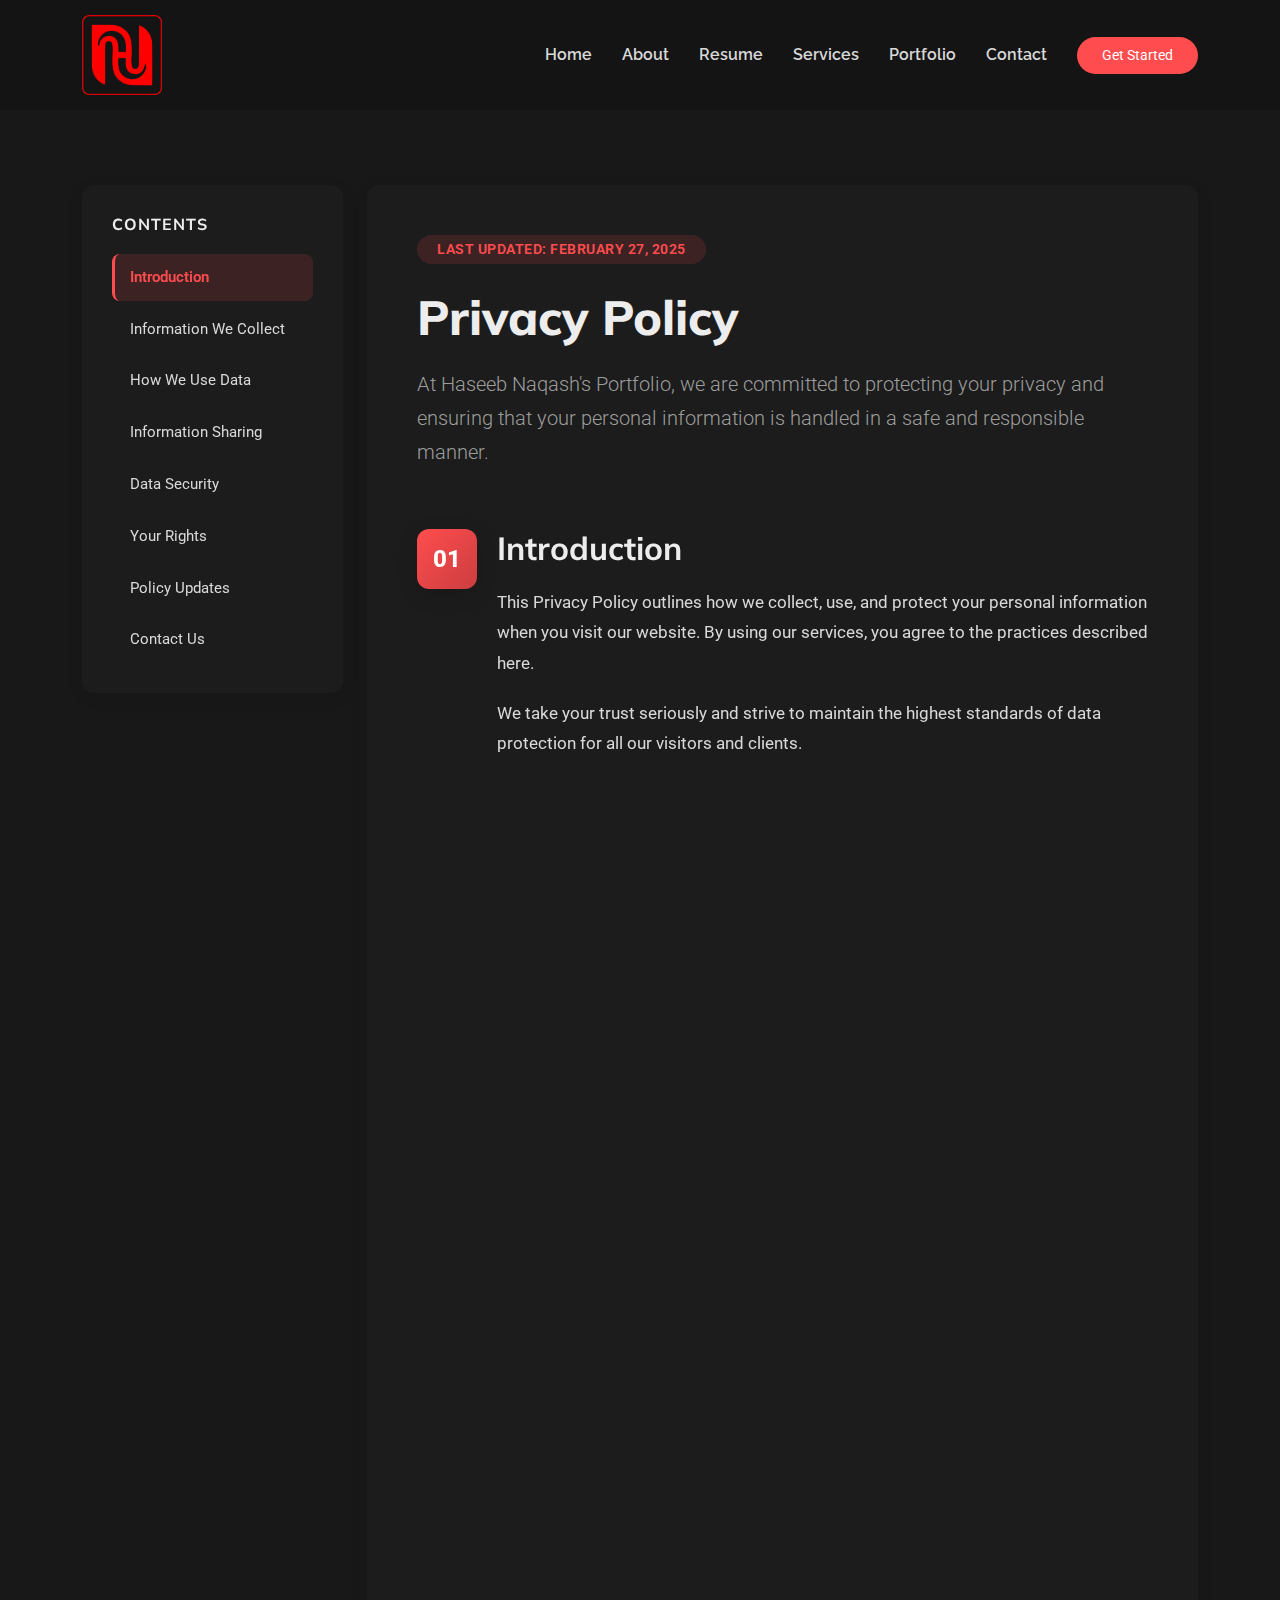
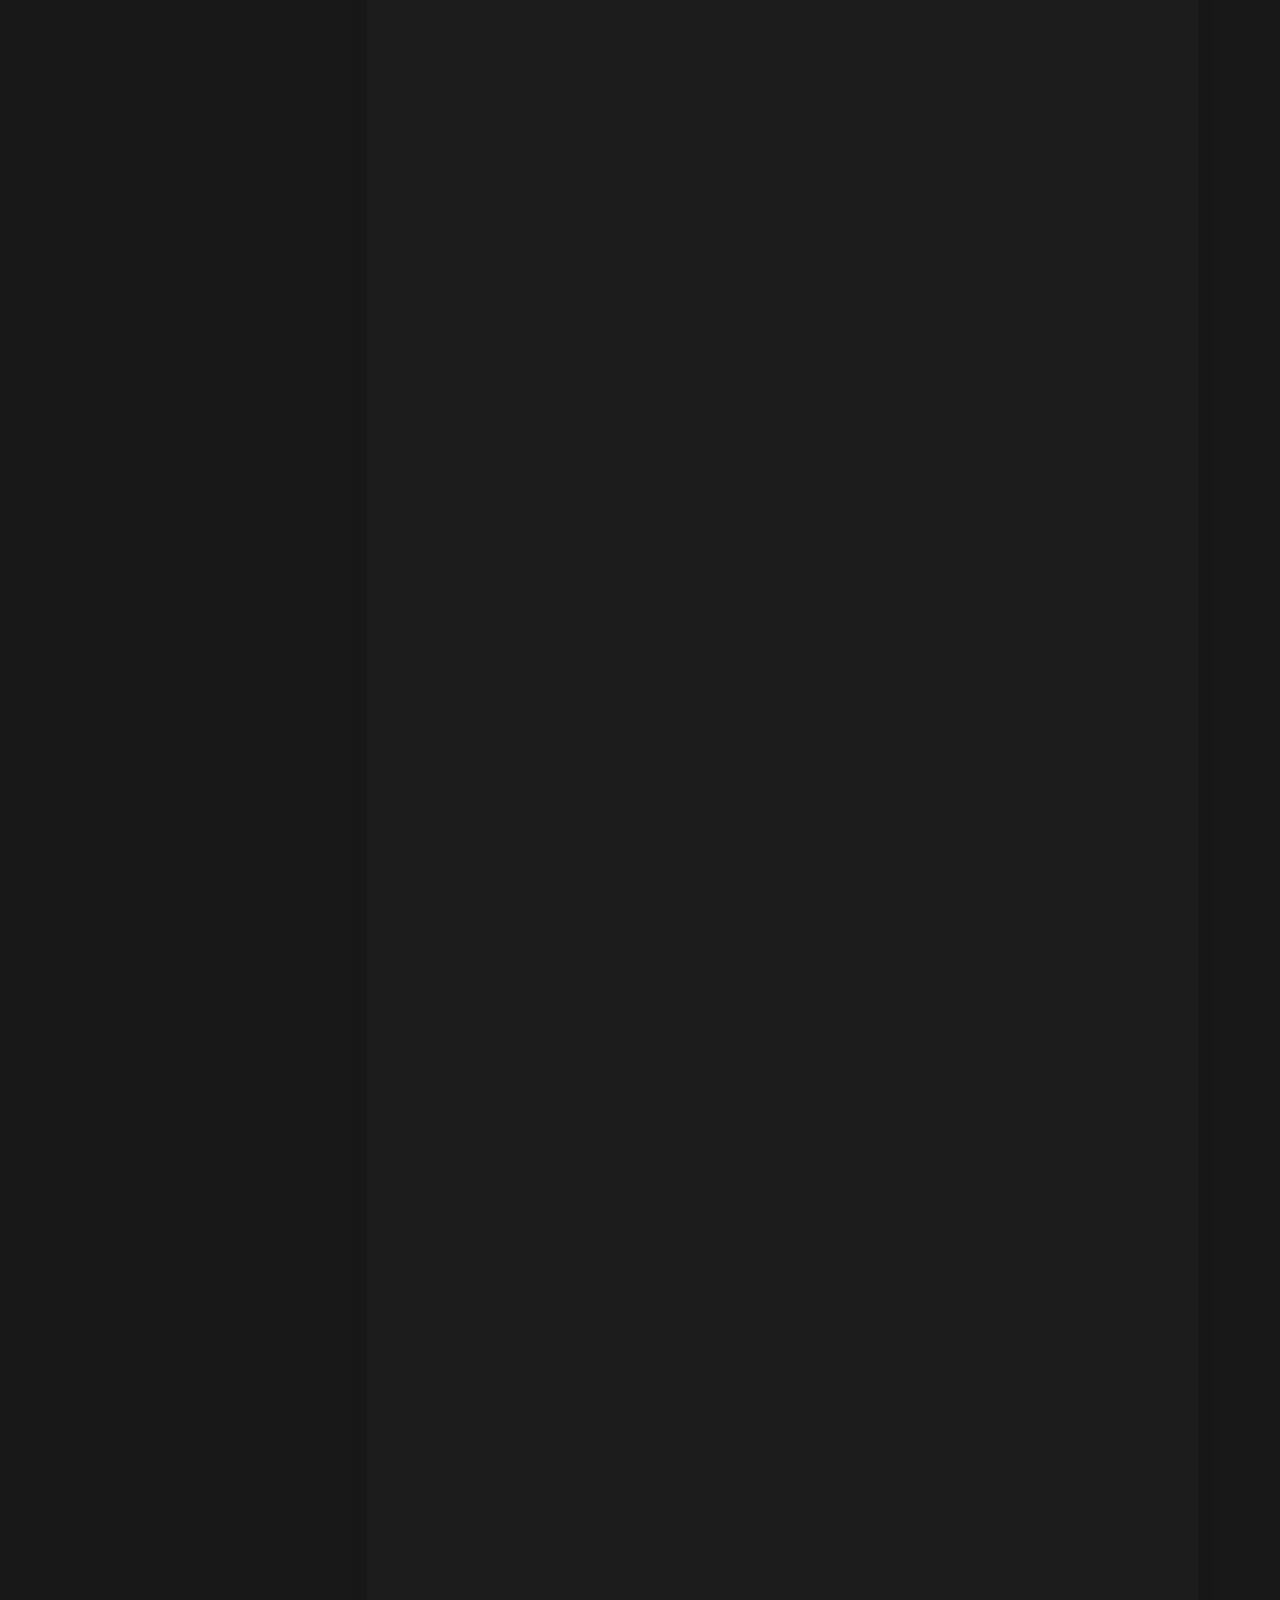
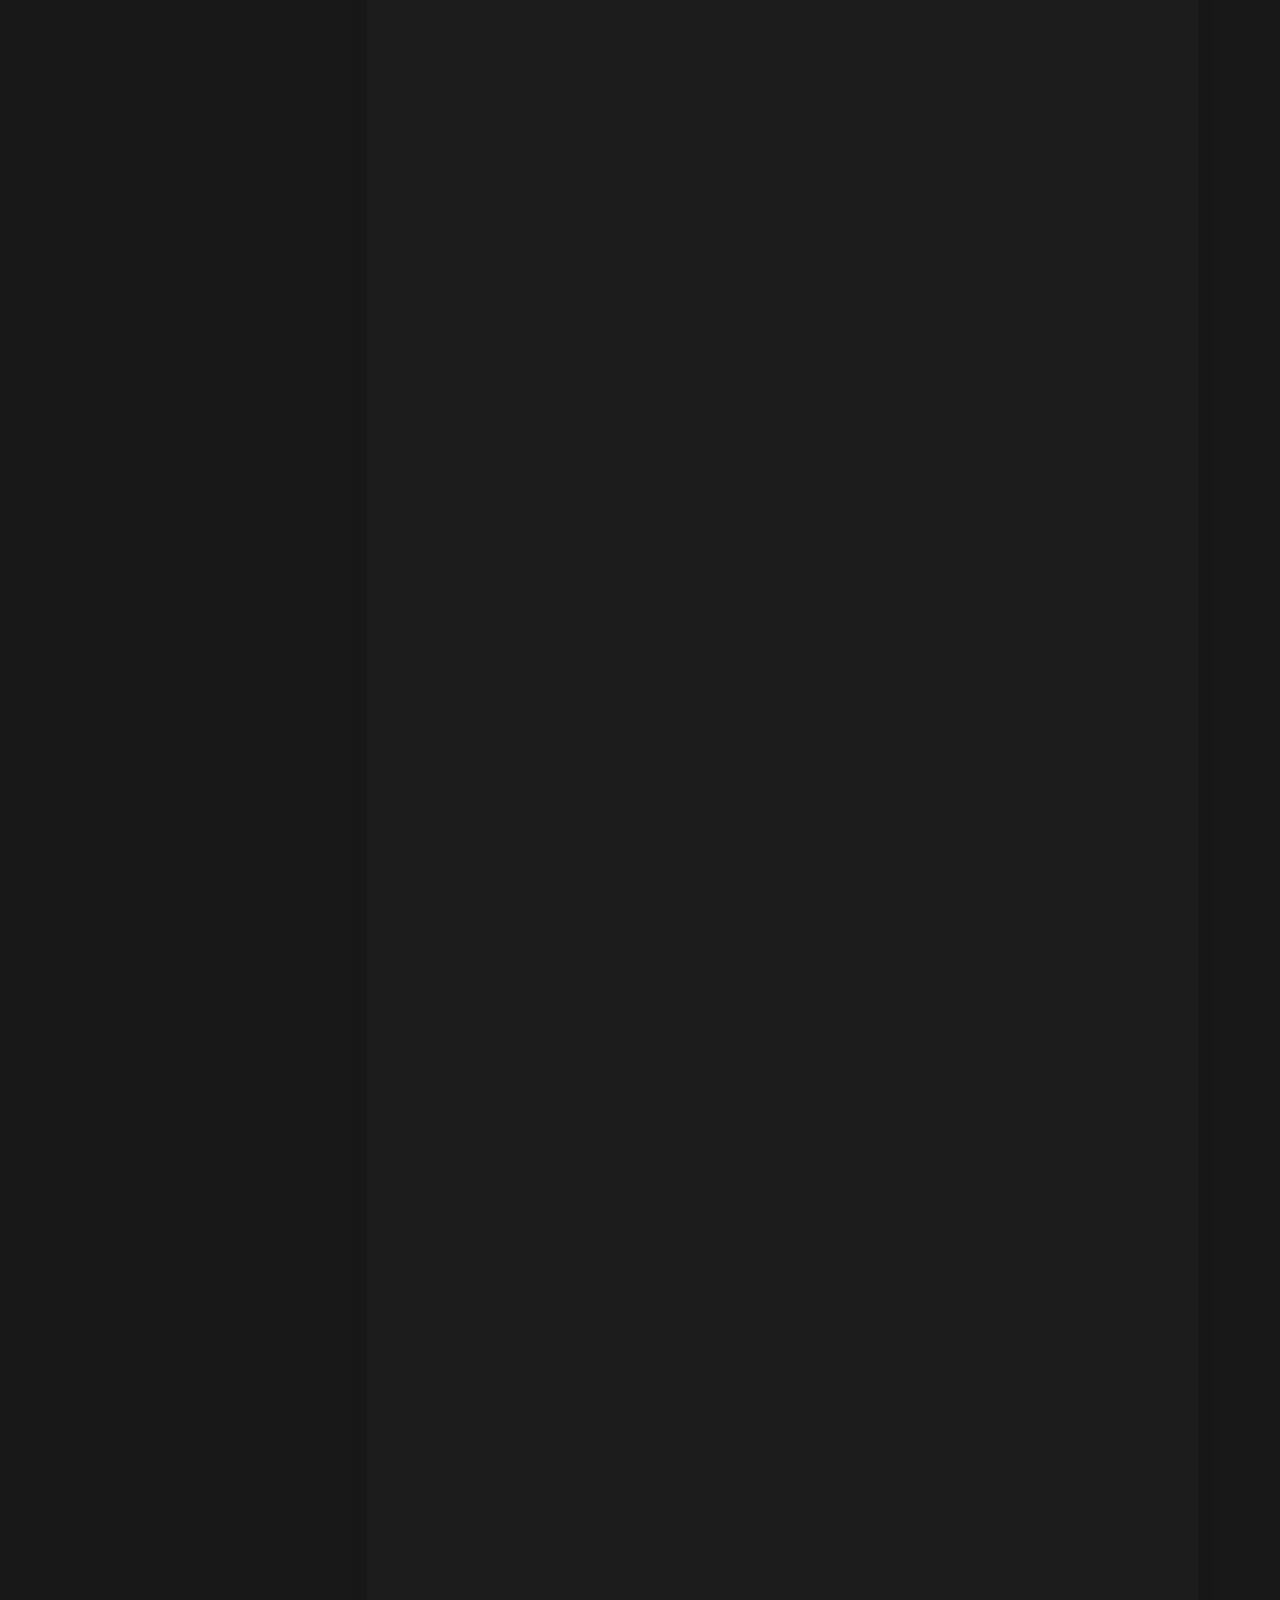
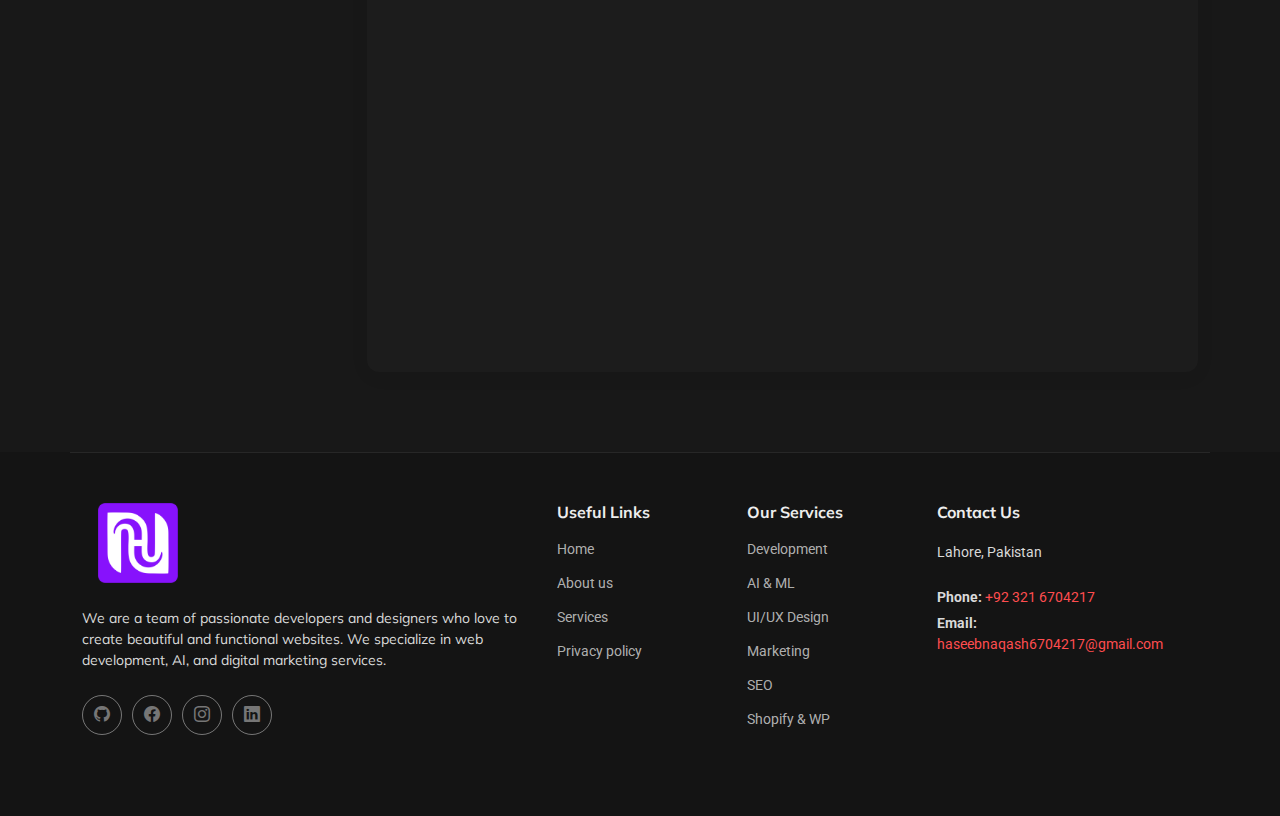
<file: privacy.html>
<!DOCTYPE html>
<html lang="en">

<head>
  <meta charset="utf-8">
  <meta content="width=device-width, initial-scale=1.0" name="viewport">
  <title>Haseeb Naqash - Privacy Policy</title>
  <meta name="description" content="">
  <meta name="keywords" content="">

  <!-- Favicons -->
  <link href="assets/img/logo.png" rel="icon">
  <!-- <link href="assets/img/apple-touch-icon.png" rel="apple-touch-icon"> -->

  <!-- Fonts -->
  <link href="https://fonts.googleapis.com" rel="preconnect">
  <link href="https://fonts.gstatic.com" rel="preconnect" crossorigin>
  <link
    href="https://fonts.googleapis.com/css2?family=Roboto:ital,wght@0,100;0,300;0,400;0,500;0,700;0,900;1,100;1,300;1,400;1,500;1,700;1,900&family=Raleway:ital,wght@0,100;0,200;0,300;0,400;0,500;0,600;0,700;0,800;0,900;1,100;1,200;1,300;1,400;1,500;1,600;1,700;1,800;1,900&family=Mulish:ital,wght@0,200;0,300;0,400;0,500;0,600;0,700;0,800;0,900;1,200;1,300;1,400;1,500;1,600;1,700;1,800;1,900&display=swap"
    rel="stylesheet">

  <!-- Vendor CSS Files -->
  <link href="assets/vendor/bootstrap/css/bootstrap.min.css" rel="stylesheet">
  <link href="assets/vendor/bootstrap-icons/bootstrap-icons.css" rel="stylesheet">
  <link href="assets/vendor/aos/aos.css" rel="stylesheet">
  <link href="assets/vendor/glightbox/css/glightbox.min.css" rel="stylesheet">
  <link href="assets/vendor/swiper/swiper-bundle.min.css" rel="stylesheet">

  <!-- Main CSS File -->
  <link href="assets/css/main.css" rel="stylesheet">

</head>

<body class="privacy-page">

  <header id="header" class="header d-flex align-items-center fixed-top">
    <div class="container-fluid container-xl position-relative d-flex align-items-center">

      <a href="index.html" class="logo d-flex align-items-center me-auto">
        <img src="assets/img/logo2.png" alt="Haseeb Naqash">
      </a>

      <nav id="navmenu" class="navmenu">
        <ul>
          <li><a href="index.html">Home</a></li>
          <li><a href="index.html#about">About</a></li>
          <li><a href="index.html#resume">Resume</a></li>
          <li><a href="index.html#services">Services</a></li>
          <li><a href="index.html#portfolio">Portfolio</a></li>
          <li><a href="index.html#contact">Contact</a></li>
        </ul>
        <i class="mobile-nav-toggle d-xl-none bi bi-list"></i>
      </nav>

      <a class="btn-getstarted" href="https://wa.me/923216704217">Get Started</a>

    </div>
  </header>

  <main class="main">

    <!-- Page Title -->
    <div class="page-title light-background">
      <div class="container">
        <nav class="breadcrumbs">
          <ol>
            <li><a href="index.html">Home</a></li>
            <li class="current">Privacy</li>
          </ol>
        </nav>
        <h1>Privacy</h1>
      </div>
    </div><!-- End Page Title -->

    <!-- Privacy Section -->
    <section id="privacy" class="privacy section">

      <div class="container">

        <div class="row">
          <!-- Sidebar Navigation -->
          <div class="col-lg-3">
            <div class="policy-sidebar" data-aos="fade-right">
              <h3>Contents</h3>
              <nav class="policy-nav">
                <a href="#introduction" class="nav-link active">Introduction</a>
                <a href="#information-collect" class="nav-link">Information We Collect</a>
                <a href="#use-information" class="nav-link">How We Use Data</a>
                <a href="#sharing" class="nav-link">Information Sharing</a>
                <a href="#security" class="nav-link">Data Security</a>
                <a href="#rights" class="nav-link">Your Rights</a>
                <a href="#changes" class="nav-link">Policy Updates</a>
                <a href="#contact" class="nav-link">Contact Us</a>
              </nav>
            </div>
          </div>

          <!-- Main Content -->
          <div class="col-lg-9">
            <div class="policy-main">
              <!-- Header -->
              <div class="policy-hero" data-aos="fade-up">
                <div class="badge">Last Updated: February 27, 2025</div>
                <h1>Privacy Policy</h1>
                <p class="lead">At Haseeb Naqash's Portfolio, we are committed to protecting your privacy and ensuring
                  that your personal information is handled in a safe and responsible manner.</p>
              </div>

              <!-- Introduction -->
              <div class="policy-section" id="introduction" data-aos="fade-up" data-aos-delay="100">
                <div class="section-number">01</div>
                <h2>Introduction</h2>
                <p>This Privacy Policy outlines how we collect, use, and protect your personal information when you
                  visit our website. By using our services, you agree to the practices described here.</p>
                <p>We take your trust seriously and strive to maintain the highest standards of data protection for all
                  our visitors and clients.</p>
              </div>

              <!-- Information Collection -->
              <div class="policy-section" id="information-collect" data-aos="fade-up" data-aos-delay="150">
                <div class="section-number">02</div>
                <h2>Information We Collect</h2>
                <p>We collect information that helps us provide a better experience and respond to your inquiries
                  effectively.</p>

                <div class="info-card">
                  <div class="card-icon">
                    <i class="bi bi-person-fill"></i>
                  </div>
                  <div class="card-content">
                    <h3>Personal Information</h3>
                    <p>When you reach out via our contact forms or services, we may collect:</p>
                    <ul>
                      <li>Full Name</li>
                      <li>Email Address</li>
                      <li>Phone Number</li>
                      <li>Project Requirements</li>
                    </ul>
                  </div>
                </div>

                <div class="info-card">
                  <div class="card-icon">
                    <i class="bi bi-gear-fill"></i>
                  </div>
                  <div class="card-content">
                    <h3>Automated Data Collection</h3>
                    <p>To improve our website performance and security, we automatically collect:</p>
                    <ul>
                      <li>IP address and location data</li>
                      <li>Browser type and version</li>
                      <li>Pages visited and time spent on site</li>
                      <li>Device information and operating system</li>
                    </ul>
                  </div>
                </div>
              </div>

              <!-- Use of Information -->
              <div class="policy-section" id="use-information" data-aos="fade-up" data-aos-delay="200">
                <div class="section-number">03</div>
                <h2>How We Use Your Information</h2>
                <p>Your data is used solely to enhance your experience and deliver high-quality services, including:</p>
                <div class="usage-grid">
                  <div class="usage-item">
                    <i class="bi bi-check-circle-fill"></i>
                    <span>Responding to your inquiries and project requests</span>
                  </div>
                  <div class="usage-item">
                    <i class="bi bi-check-circle-fill"></i>
                    <span>Improving website functionality and user experience</span>
                  </div>
                  <div class="usage-item">
                    <i class="bi bi-check-circle-fill"></i>
                    <span>Providing technical support and updates</span>
                  </div>
                  <div class="usage-item">
                    <i class="bi bi-check-circle-fill"></i>
                    <span>Optimizing search engine rankings and site speed</span>
                  </div>
                  <div class="usage-item">
                    <i class="bi bi-check-circle-fill"></i>
                    <span>Ensuring the security and integrity of our platform</span>
                  </div>
                  <div class="usage-item">
                    <i class="bi bi-check-circle-fill"></i>
                    <span>Communicating important project milestones</span>
                  </div>
                </div>
              </div>

              <!-- Information Sharing -->
              <div class="policy-section" id="sharing" data-aos="fade-up" data-aos-delay="250">
                <div class="section-number">04</div>
                <h2>Information Sharing and Disclosure</h2>
                <p>We value your privacy above all else. We do not sell or lease your personal information to third
                  parties.</p>

                <div class="sharing-box">
                  <h3>With Your Consent</h3>
                  <p>We may share your data with strategic partners or service providers only when you provide explicit
                    consent to do so for a specific project or service.</p>
                </div>

                <div class="sharing-box">
                  <h3>Legal Requirements</h3>
                  <p>We may disclose your information if required to do so by law or in the good faith belief that such
                    action is necessary to:</p>
                  <ul>
                    <li>Preventing fraud or unauthorized access</li>
                    <li>Complying with legal proceedings or court orders</li>
                    <li>Protecting the intellectual property of our website</li>
                    <li>Ensuring public safety and platform security</li>
                  </ul>
                </div>
              </div>

              <!-- Data Security -->
              <div class="policy-section" id="security" data-aos="fade-up" data-aos-delay="300">
                <div class="section-number">05</div>
                <h2>Data Security</h2>
                <p>We implement robust technical and organizational measures to ensure your data remains protected from
                  unauthorized access:</p>
                <div class="security-features">
                  <div class="feature">
                    <i class="bi bi-shield-lock"></i>
                    <h4>Encryption</h4>
                    <p>All sensitive data is encrypted using industry-standard protocols during transfer and storage.
                    </p>
                  </div>
                  <div class="feature">
                    <i class="bi bi-eye-slash"></i>
                    <h4>Access Control</h4>
                    <p>Only authorized personnel can access account data to ensure maximum privacy.</p>
                  </div>
                  <div class="feature">
                    <i class="bi bi-database-lock"></i>
                    <h4>Data Protection</h4>
                    <p>We regularly monitor our systems for potential vulnerabilities and attacks.</p>
                  </div>
                </div>
              </div>

              <!-- Your Rights -->
              <div class="policy-section" id="rights" data-aos="fade-up" data-aos-delay="100">
                <div class="section-number">06</div>
                <h2>Your Rights and Choices</h2>
                <p>You have full control over your personal information and can exercise the following rights:</p>
                <div class="rights-list">
                  <div class="right-item">
                    <div class="right-icon"><i class="bi bi-folder2-open"></i></div>
                    <div class="right-content">
                      <h4>Access Your Data</h4>
                      <p>Request a copy of the personal information we hold about you.</p>
                    </div>
                  </div>
                  <div class="right-item">
                    <div class="right-icon"><i class="bi bi-pencil-square"></i></div>
                    <div class="right-content">
                      <h4>Correct Information</h4>
                      <p>Ask us to update or correct any inaccurate personal data.</p>
                    </div>
                  </div>
                  <div class="right-item">
                    <div class="right-icon"><i class="bi bi-trash"></i></div>
                    <div class="right-content">
                      <h4>Delete Your Data</h4>
                      <p>Request the permanent deletion of your data from our database.</p>
                    </div>
                  </div>
                  <div class="right-item">
                    <div class="right-icon"><i class="bi bi-ban"></i></div>
                    <div class="right-content">
                      <h4>Object to Processing</h4>
                      <p>Restrict how we use your information for specific purposes.</p>
                    </div>
                  </div>
                </div>
              </div>

              <!-- Policy Updates -->
              <div class="policy-section" id="changes" data-aos="fade-up" data-aos-delay="150">
                <div class="section-number">07</div>
                <h2>Changes to This Policy</h2>
                <p>We may update this Privacy Policy from time to time to reflect changes in our practices or for legal
                  reasons.</p>
                <p>Any updates will be posted on this page, and we encourage you to review it periodically to stay
                  informed.</p>
              </div>

              <!-- Contact Section -->
              <div class="policy-contact" id="contact" data-aos="fade-up" data-aos-delay="200">
                <div class="contact-card">
                  <h2>Need Help?</h2>
                  <p>If you have any questions about this Privacy Policy or how your data is handled, feel free to reach
                    out:</p>
                  <div class="contact-info">
                    <div class="info-item">
                      <i class="bi bi-envelope"></i>
                      <div>
                        <strong>Email Address</strong>
                        <span>haseebnaqash6704217@gmail.com</span>
                      </div>
                    </div>
                    <div class="info-item">
                      <i class="bi bi-geo-alt"></i>
                      <div>
                        <strong>Office Location</strong>
                        <span>Lahore, Pakistan</span>
                      </div>
                    </div>
                  </div>
                </div>
              </div>

            </div>
          </div>

        </div>

      </div>

    </section><!-- /Privacy Section -->

  </main>

  <footer id="footer" class="footer">

    <div class="container footer-top">
      <div class="row gy-4">
        <div class="col-lg-5 col-md-12 footer-about">
          <a href="index.html" class="logo d-flex align-items-center">
            <img src="assets/img/logo.png" alt="Haseeb Naqash">
          </a>
          <p>We are a team of passionate developers and designers who love to create beautiful and functional websites.
            We specialize in web development, AI, and digital marketing services.</p>
          <div class="social-links d-flex mt-4">
            <a href="https://github.com/Haseeb-Naqash"><i class="bi bi-github"></i></a>
            <a href="https://www.facebook.com/haseeb.naqash786"><i class="bi bi-facebook"></i></a>
            <a href="https://www.instagram.com/itx_haseeb_naqash"><i class="bi bi-instagram"></i></a>
            <a href="https://www.linkedin.com/in/haseeb-naqash/"><i class="bi bi-linkedin"></i></a>
          </div>
        </div>

        <div class="col-lg-2 col-6 footer-links">
          <h4>Useful Links</h4>
          <ul>
            <li><a href="index.html">Home</a></li>
            <li><a href="index.html#about">About us</a></li>
            <li><a href="index.html#services">Services</a></li>
            <li><a href="privacy.html">Privacy policy</a></li>
          </ul>
        </div>

        <div class="col-lg-2 col-6 footer-links">
          <h4>Our Services</h4>
          <ul>
            <li><a href="Services/development.html">Development</a></li>
            <li><a href="Services/ai-machine-learning.html">AI & ML</a></li>
            <li><a href="Services/ui-ux-design.html">UI/UX Design</a></li>
            <li><a href="Services/digital-marketing.html">Marketing</a></li>
            <li><a href="Services/seo-services.html">SEO</a></li>
            <li><a href="Services/shopify-wordpress.html">Shopify & WP</a></li>
          </ul>
        </div>

        <div class="col-lg-3 col-md-12 footer-contact text-center text-md-start">
          <h4>Contact Us</h4>
          <p>Lahore, Pakistan</p>
          <p class="mt-4"><strong>Phone:</strong> <span><a href="tel:+923216704217">+92 321 6704217</a></span></p>
          <p><strong>Email:</strong>
            <span><a href="mailto:haseebnaqash6704217@gmail.com">haseebnaqash6704217@gmail.com</a></span>
          </p>
        </div>

      </div>
    </div>

    
  </footer>

  <!-- Scroll Top -->
  <a href="#" id="scroll-top" class="scroll-top d-flex align-items-center justify-content-center"><i
      class="bi bi-arrow-up-short"></i></a>

    <!-- Vendor JS Files -->
  <script src="assets/vendor/bootstrap/js/bootstrap.bundle.min.js"></script>
  <script src="assets/vendor/php-email-form/validate.js"></script>
  <script src="assets/vendor/aos/aos.js"></script>
  <script src="assets/vendor/typed.js/typed.umd.js"></script>
  <script src="assets/vendor/waypoints/noframework.waypoints.js"></script>
  <script src="assets/vendor/glightbox/js/glightbox.min.js"></script>
  <script src="assets/vendor/imagesloaded/imagesloaded.pkgd.min.js"></script>
  <script src="assets/vendor/isotope-layout/isotope.pkgd.min.js"></script>
  <script src="assets/vendor/swiper/swiper-bundle.min.js"></script>

  <!-- Main JS File -->
  <script src="assets/js/main.js"></script>

</body>

</html>
</file>
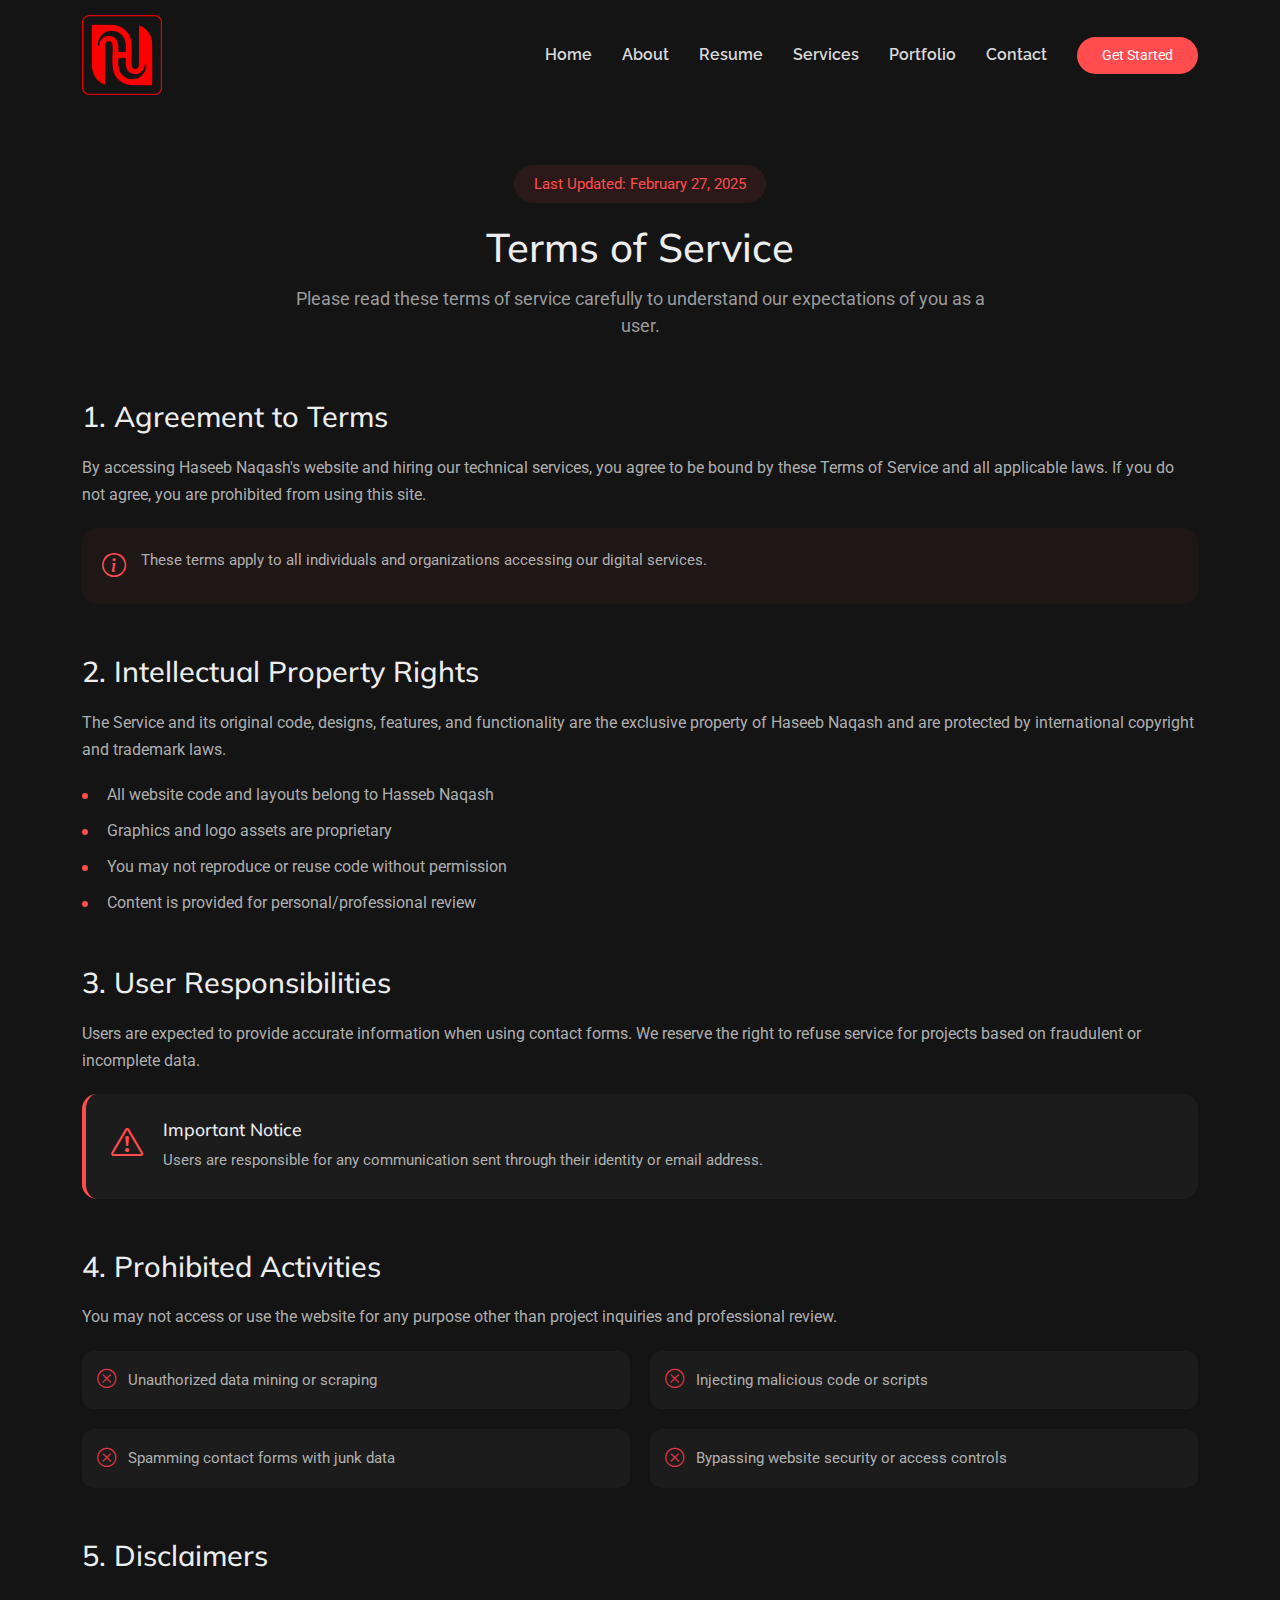
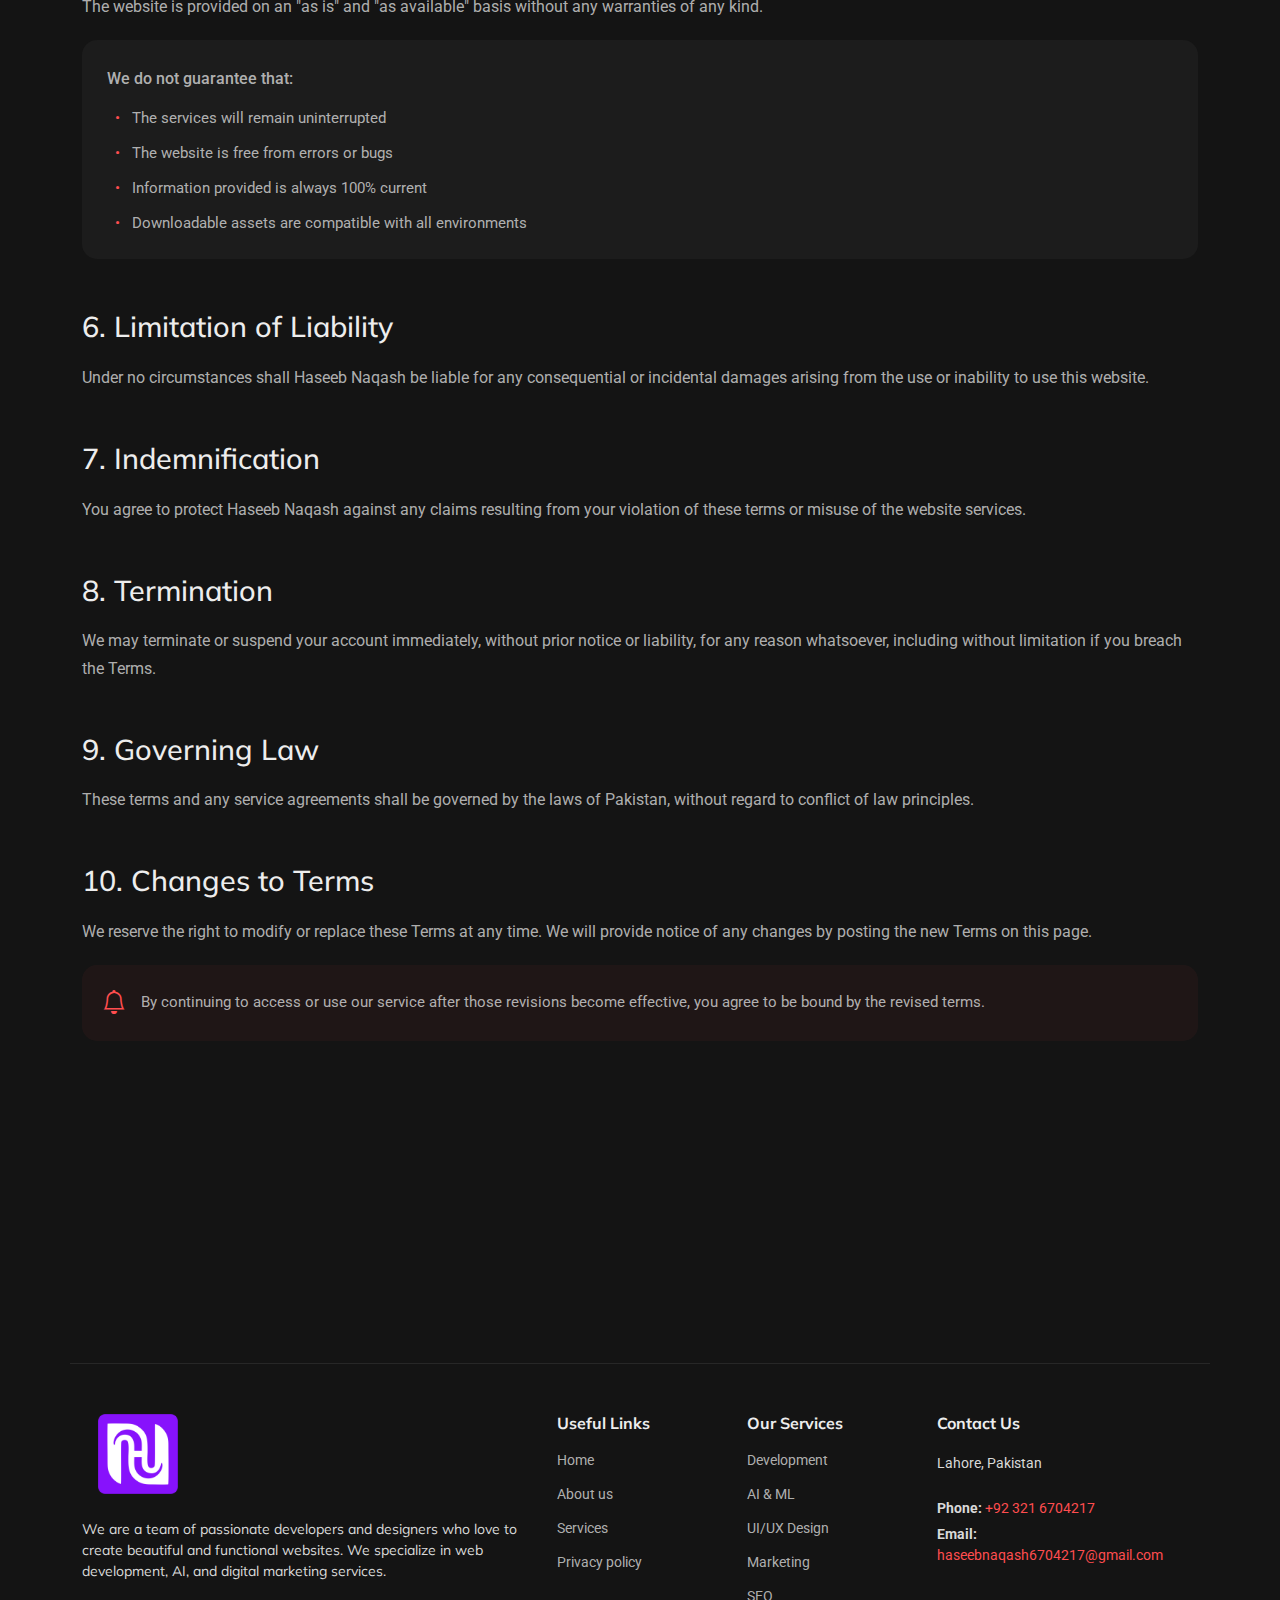
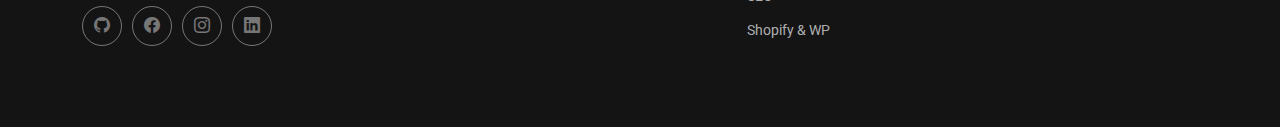
<file: terms.html>
<!DOCTYPE html>
<html lang="en">

<head>
  <meta charset="utf-8">
  <meta content="width=device-width, initial-scale=1.0" name="viewport">
  <title>Haseeb Naqash - Terms of Service</title>
  <meta name="description" content="">
  <meta name="keywords" content="">

  <!-- Favicons -->
  <link href="assets/img/logo.png" rel="icon">
  <!-- <link href="assets/img/apple-touch-icon.png" rel="apple-touch-icon"> -->

  <!-- Fonts -->
  <link href="https://fonts.googleapis.com" rel="preconnect">
  <link href="https://fonts.gstatic.com" rel="preconnect" crossorigin>
  <link
    href="https://fonts.googleapis.com/css2?family=Roboto:ital,wght@0,100;0,300;0,400;0,500;0,700;0,900;1,100;1,300;1,400;1,500;1,700;1,900&family=Raleway:ital,wght@0,100;0,200;0,300;0,400;0,500;0,600;0,700;0,800;0,900;1,100;1,200;1,300;1,400;1,500;1,600;1,700;1,800;1,900&family=Mulish:ital,wght@0,200;0,300;0,400;0,500;0,600;0,700;0,800;0,900;1,200;1,300;1,400;1,500;1,600;1,700;1,800;1,900&display=swap"
    rel="stylesheet">

  <!-- Vendor CSS Files -->
  <link href="assets/vendor/bootstrap/css/bootstrap.min.css" rel="stylesheet">
  <link href="assets/vendor/bootstrap-icons/bootstrap-icons.css" rel="stylesheet">
  <link href="assets/vendor/aos/aos.css" rel="stylesheet">
  <link href="assets/vendor/glightbox/css/glightbox.min.css" rel="stylesheet">
  <link href="assets/vendor/swiper/swiper-bundle.min.css" rel="stylesheet">

  <!-- Main CSS File -->
  <link href="assets/css/main.css" rel="stylesheet">
</head>

<body class="terms-page">

  <header id="header" class="header d-flex align-items-center fixed-top">
    <div class="container-fluid container-xl position-relative d-flex align-items-center">

      <a href="index.html" class="logo d-flex align-items-center me-auto">
        <img src="assets/img/logo2.png" alt="Haseeb Naqash">
      </a>

      <nav id="navmenu" class="navmenu">
        <ul>
          <li><a href="index.html">Home</a></li>
          <li><a href="index.html#about">About</a></li>
          <li><a href="index.html#resume">Resume</a></li>
          <li><a href="index.html#services">Services</a></li>
          <li><a href="index.html#portfolio">Portfolio</a></li>
          <li><a href="index.html#contact">Contact</a></li>
        </ul>
        <i class="mobile-nav-toggle d-xl-none bi bi-list"></i>
      </nav>

      <a class="btn-getstarted" href="https://wa.me/923216704217">Get Started</a>

    </div>
  </header>

  <main class="main">

    <!-- Page Title -->
    <div class="page-title light-background">
      <div class="container">
        <nav class="breadcrumbs">
          <ol>
            <li><a href="index.html">Home</a></li>
            <li class="current">Terms</li>
          </ol>
        </nav>
        <h1>Terms</h1>
      </div>
    </div><!-- End Page Title -->

    <!-- Terms Of Service Section -->
    <section id="terms-of-service" class="terms-of-service section">

      <div class="container" data-aos="fade-up">
        <!-- Page Header -->
        <div class="tos-header text-center" data-aos="fade-up">
          <span class="last-updated">Last Updated: February 27, 2025</span>
          <h2>Terms of Service</h2>
          <p>Please read these terms of service carefully to understand our expectations of you as a user.</p>
        </div>

        <!-- Content -->
        <div class="tos-content" data-aos="fade-up" data-aos-delay="200">
          <!-- Agreement Section -->
          <div id="agreement" class="content-section">
            <h3>1. Agreement to Terms</h3>
            <p>By accessing Haseeb Naqash's website and hiring our technical services, you agree to be bound by these
              Terms of Service and all applicable laws. If you do not agree, you are prohibited from using this site.
            </p>
            <div class="info-box">
              <i class="bi bi-info-circle"></i>
              <p>These terms apply to all individuals and organizations accessing our digital services.</p>
            </div>
          </div>

          <!-- Intellectual Property -->
          <div id="intellectual-property" class="content-section">
            <h3>2. Intellectual Property Rights</h3>
            <p>The Service and its original code, designs, features, and functionality are the exclusive property of
              Haseeb Naqash and are protected by international copyright and trademark laws.</p>
            <ul class="list-items">
              <li>All website code and layouts belong to Hasseb Naqash</li>
              <li>Graphics and logo assets are proprietary</li>
              <li>You may not reproduce or reuse code without permission</li>
              <li>Content is provided for personal/professional review</li>
            </ul>
          </div>

          <!-- User Accounts -->
          <div id="user-accounts" class="content-section">
            <h3>3. User Responsibilities</h3>
            <p>Users are expected to provide accurate information when using contact forms. We reserve the right to
              refuse service for projects based on fraudulent or incomplete data.</p>
            <div class="alert-box">
              <i class="bi bi-exclamation-triangle"></i>
              <div class="alert-content">
                <h5>Important Notice</h5>
                <p>Users are responsible for any communication sent through their identity or email address.</p>
              </div>
            </div>
          </div>

          <!-- Prohibited Activities -->
          <div id="prohibited" class="content-section">
            <h3>4. Prohibited Activities</h3>
            <p>You may not access or use the website for any purpose other than project inquiries and professional
              review.</p>
            <div class="prohibited-list">
              <div class="prohibited-item">
                <i class="bi bi-x-circle"></i>
                <span>Unauthorized data mining or scraping</span>
              </div>
              <div class="prohibited-item">
                <i class="bi bi-x-circle"></i>
                <span>Injecting malicious code or scripts</span>
              </div>
              <div class="prohibited-item">
                <i class="bi bi-x-circle"></i>
                <span>Spamming contact forms with junk data</span>
              </div>
              <div class="prohibited-item">
                <i class="bi bi-x-circle"></i>
                <span>Bypassing website security or access controls</span>
              </div>
            </div>
          </div>

          <!-- Disclaimers -->
          <div id="disclaimer" class="content-section">
            <h3>5. Disclaimers</h3>
            <p>The website is provided on an "as is" and "as available" basis without any warranties of any kind.</p>
            <div class="disclaimer-box">
              <p>We do not guarantee that:</p>
              <ul>
                <li>The services will remain uninterrupted</li>
                <li>The website is free from errors or bugs</li>
                <li>Information provided is always 100% current</li>
                <li>Downloadable assets are compatible with all environments</li>
              </ul>
            </div>
          </div>

          <!-- Limitation of Liability -->
          <div id="limitation" class="content-section">
            <h3>6. Limitation of Liability</h3>
            <p>Under no circumstances shall Haseeb Naqash be liable for any consequential or incidental damages arising
              from the use or inability to use this website.</p>
          </div>

          <!-- Indemnification -->
          <div id="indemnification" class="content-section">
            <h3>7. Indemnification</h3>
            <p>You agree to protect Haseeb Naqash against any claims resulting from your violation of these terms or
              misuse of the website services.</p>
          </div>

          <!-- Termination -->
          <div id="termination" class="content-section">
            <h3>8. Termination</h3>
            <p>We may terminate or suspend your account immediately, without prior notice or liability, for any reason
              whatsoever, including without limitation if you breach the Terms.</p>
          </div>

          <!-- Governing Law -->
          <div id="governing-law" class="content-section">
            <h3>9. Governing Law</h3>
            <p>These terms and any service agreements shall be governed by the laws of Pakistan, without regard to
              conflict of law principles.</p>
          </div>

          <!-- Changes -->
          <div id="changes" class="content-section">
            <h3>10. Changes to Terms</h3>
            <p>We reserve the right to modify or replace these Terms at any time. We will provide notice of any changes
              by posting the new Terms on this page.</p>
            <div class="notice-box">
              <i class="bi bi-bell"></i>
              <p>By continuing to access or use our service after those revisions become effective, you agree to be
                bound by the revised terms.</p>
            </div>
          </div>
        </div>

        <!-- Contact Section -->
        <div class="tos-contact" data-aos="fade-up" data-aos-delay="300">
          <div class="contact-box">
            <div class="contact-icon">
              <i class="bi bi-envelope"></i>
            </div>
            <div class="contact-content">
              <h4>Questions About Terms?</h4>
              <p>If you have any questions about these Terms of Service or need project support, please contact us.</p>
              <a href="mailto:haseebnaqash6704217@gmail.com" class="contact-link">Contact Support</a>
            </div>
          </div>
        </div>
      </div>

    </section><!-- /Terms Of Service Section -->

  </main>

  <footer id="footer" class="footer">

    <div class="container footer-top">
      <div class="row gy-4">
        <div class="col-lg-5 col-md-12 footer-about">
          <a href="index.html" class="logo d-flex align-items-center">
            <img src="assets/img/logo.png" alt="Haseeb Naqash">
          </a>
          <p>We are a team of passionate developers and designers who love to create beautiful and functional websites.
            We specialize in web development, AI, and digital marketing services.</p>
          <div class="social-links d-flex mt-4">
            <a href="https://github.com/Haseeb-Naqash"><i class="bi bi-github"></i></a>
            <a href="https://www.facebook.com/haseeb.naqash786"><i class="bi bi-facebook"></i></a>
            <a href="https://www.instagram.com/itx_haseeb_naqash"><i class="bi bi-instagram"></i></a>
            <a href="https://www.linkedin.com/in/haseeb-naqash/"><i class="bi bi-linkedin"></i></a>
          </div>
        </div>

        <div class="col-lg-2 col-6 footer-links">
          <h4>Useful Links</h4>
          <ul>
            <li><a href="index.html">Home</a></li>
            <li><a href="index.html#about">About us</a></li>
            <li><a href="index.html#services">Services</a></li>
            <li><a href="privacy.html">Privacy policy</a></li>
          </ul>
        </div>

        <div class="col-lg-2 col-6 footer-links">
          <h4>Our Services</h4>
          <ul>
            <li><a href="Services/development.html">Development</a></li>
            <li><a href="Services/ai-machine-learning.html">AI & ML</a></li>
            <li><a href="Services/ui-ux-design.html">UI/UX Design</a></li>
            <li><a href="Services/digital-marketing.html">Marketing</a></li>
            <li><a href="Services/seo-services.html">SEO</a></li>
            <li><a href="Services/shopify-wordpress.html">Shopify & WP</a></li>
          </ul>
        </div>

        <div class="col-lg-3 col-md-12 footer-contact text-center text-md-start">
          <h4>Contact Us</h4>
          <p>Lahore, Pakistan</p>
          <p class="mt-4"><strong>Phone:</strong> <span><a href="tel:+923216704217">+92 321 6704217</a></span></p>
          <p><strong>Email:</strong>
            <span><a href="mailto:haseebnaqash6704217@gmail.com">haseebnaqash6704217@gmail.com</a></span>
          </p>
        </div>

      </div>
    </div>

    
  </footer>

  <!-- Scroll Top -->
  <a href="#" id="scroll-top" class="scroll-top d-flex align-items-center justify-content-center"><i
      class="bi bi-arrow-up-short"></i></a>

    <!-- Vendor JS Files -->
  <script src="assets/vendor/bootstrap/js/bootstrap.bundle.min.js"></script>
  <script src="assets/vendor/php-email-form/validate.js"></script>
  <script src="assets/vendor/aos/aos.js"></script>
  <script src="assets/vendor/typed.js/typed.umd.js"></script>
  <script src="assets/vendor/waypoints/noframework.waypoints.js"></script>
  <script src="assets/vendor/glightbox/js/glightbox.min.js"></script>
  <script src="assets/vendor/imagesloaded/imagesloaded.pkgd.min.js"></script>
  <script src="assets/vendor/isotope-layout/isotope.pkgd.min.js"></script>
  <script src="assets/vendor/swiper/swiper-bundle.min.js"></script>

  <!-- Main JS File -->
  <script src="assets/js/main.js"></script>

</body>

</html>
</file>
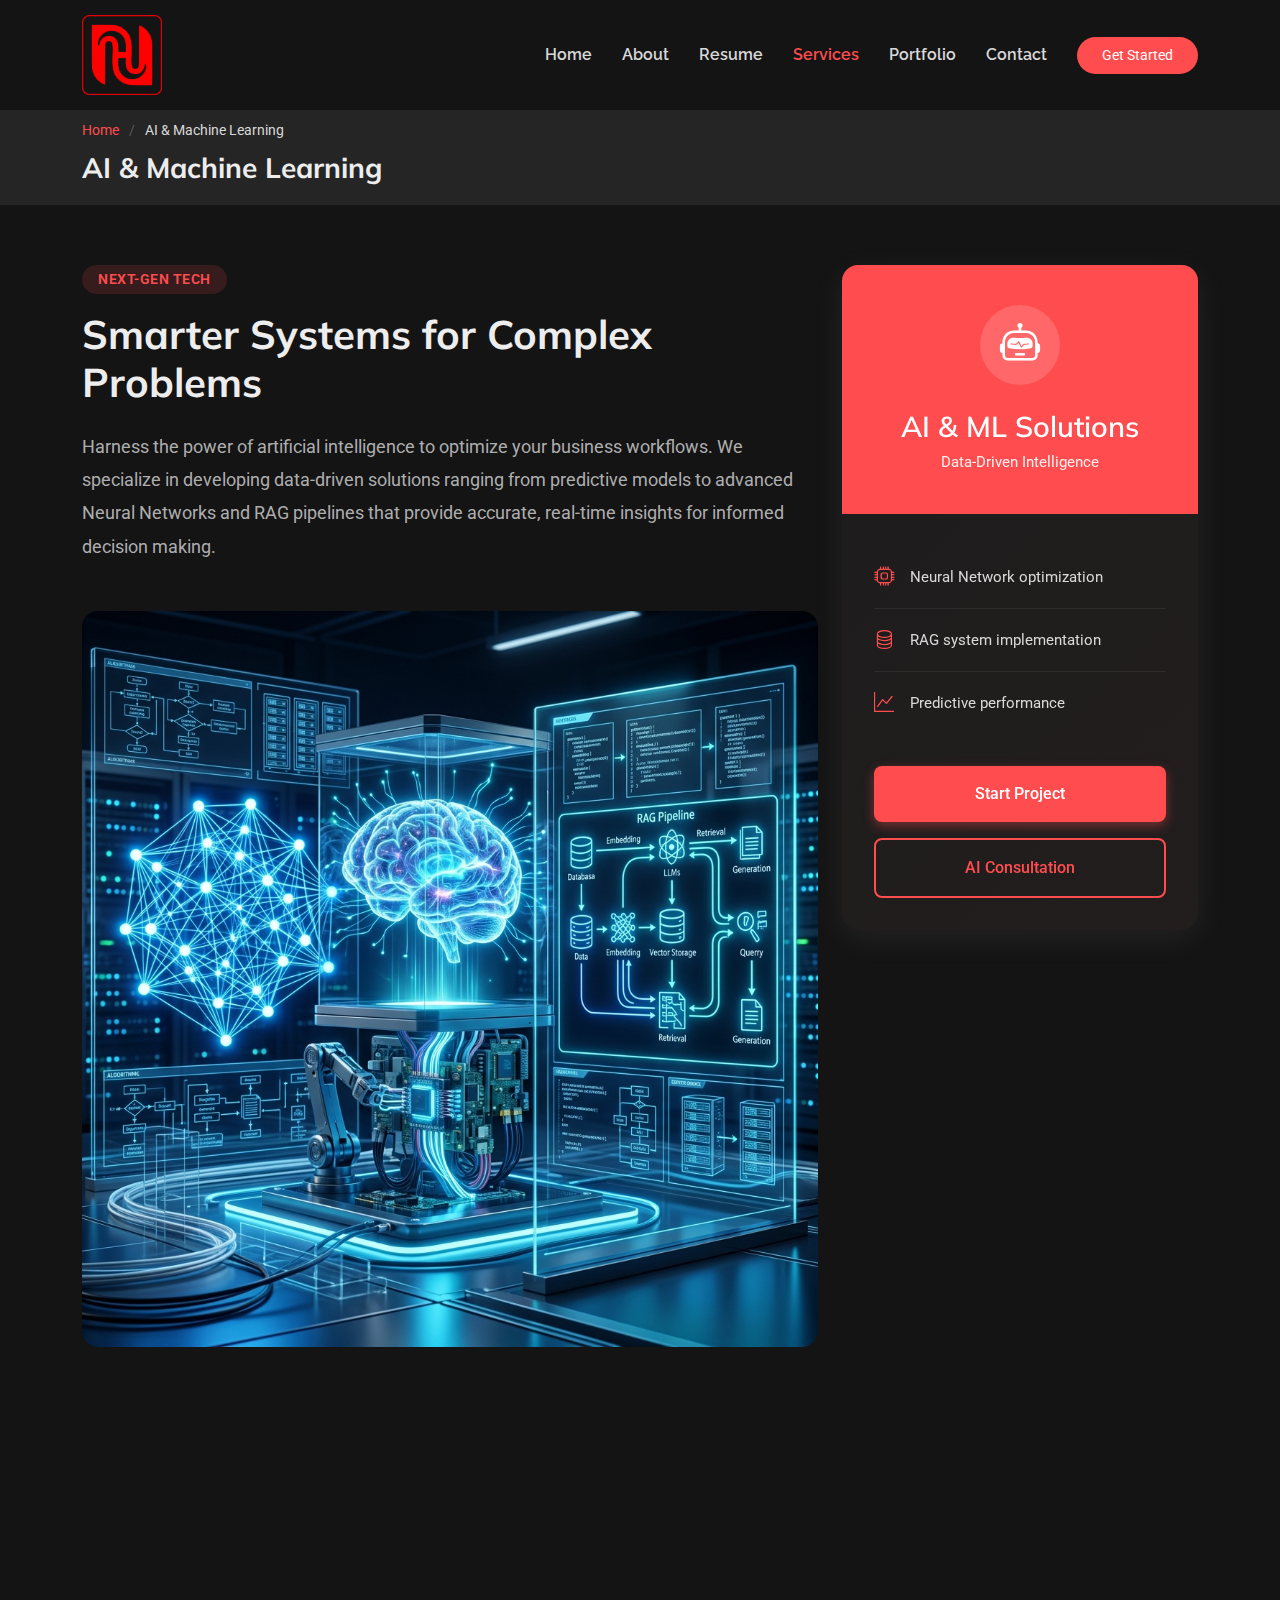
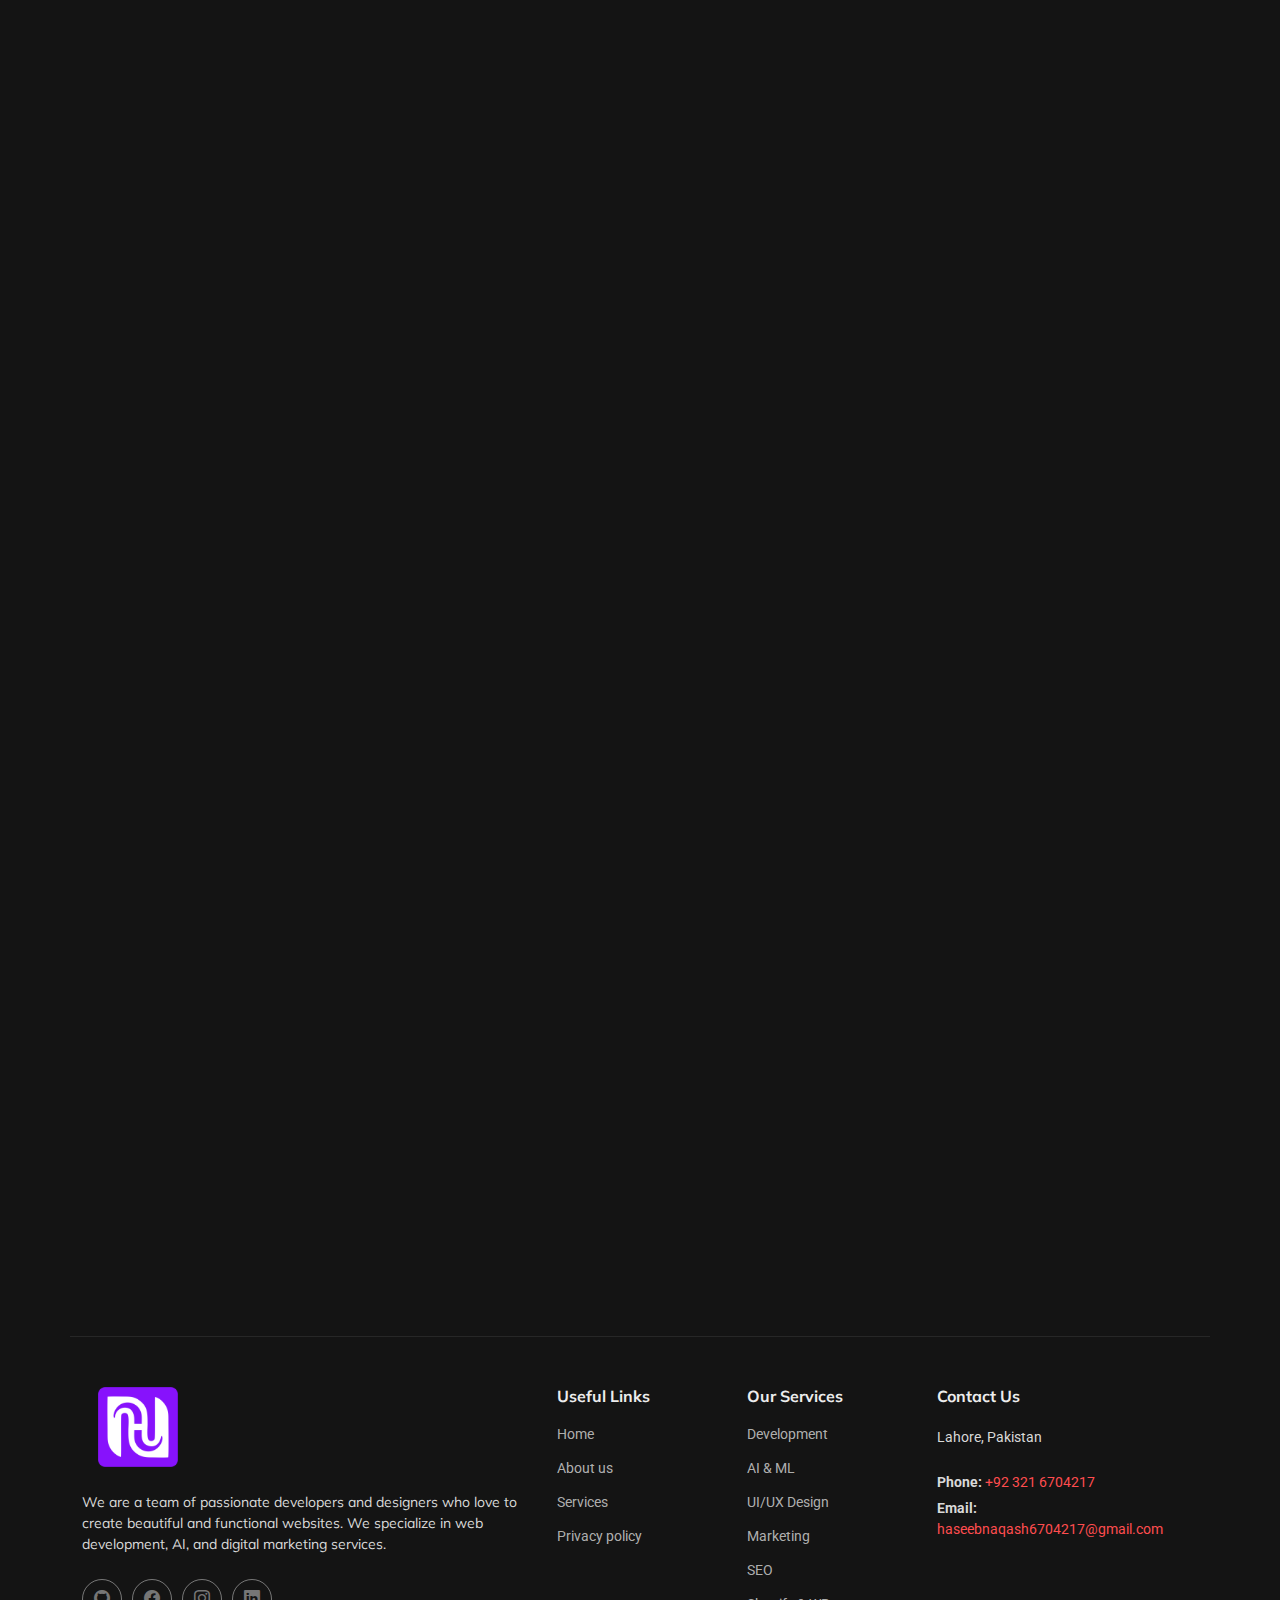
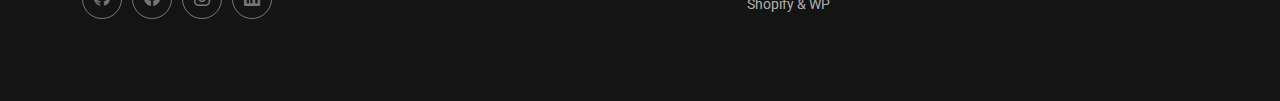
<file: Services/ai-machine-learning.html>
<!DOCTYPE html>
<html lang="en">

<head>
  <meta charset="utf-8">
  <meta content="width=device-width, initial-scale=1.0" name="viewport">
  <title>AI & Machine Learning - Haseeb Naqash</title>
  <meta name="description" content="Developing smart, data-driven solutions including predictive models, Neural Networks, and RAG pipelines.">
  <meta name="keywords" content="AI, Machine Learning, Predictive Modeling, Neural Networks, RAG Pipelines, Python AI">

  <!-- Favicons -->
  <link href="../assets/img/logo.png" rel="icon">

  <!-- Fonts -->
  <link href="https://fonts.googleapis.com" rel="preconnect">
  <link href="https://fonts.gstatic.com" rel="preconnect" crossorigin>
  <link href="https://fonts.googleapis.com/css2?family=Roboto:ital,wght@0,100;0,300;0,400;0,500;0,700;0,900;1,100;1,300;1,400;1,500;1,700;1,900&family=Raleway:ital,wght@0,100;0,200;0,300;0,400;0,500;0,600;0,700;0,800;0,900;1,100;1,200;1,300;1,400;1,500;1,600;1,700;1,800;1,900&family=Mulish:ital,wght@0,200;0,300;0,400;0,500;0,600;0,700;0,800;0,900;1,200;1,300;1,400;1,500;1,600;1,700;1,800;1,900&display=swap" rel="stylesheet">

  <!-- Vendor CSS Files -->
  <link href="../assets/vendor/bootstrap/css/bootstrap.min.css" rel="stylesheet">
  <link href="../assets/vendor/bootstrap-icons/bootstrap-icons.css" rel="stylesheet">
  <link href="../assets/vendor/aos/aos.css" rel="stylesheet">
  <link href="../assets/vendor/glightbox/css/glightbox.min.css" rel="stylesheet">
  <link href="../assets/vendor/swiper/swiper-bundle.min.css" rel="stylesheet">

  <!-- Main CSS File -->
  <link href="../assets/css/main.css" rel="stylesheet">
</head>

<body class="service-details-page">

  <header id="header" class="header d-flex align-items-center fixed-top">
    <div class="container-fluid container-xl position-relative d-flex align-items-center">

      <a href="../index.html" class="logo d-flex align-items-center me-auto">
        <img src="../assets/img/logo2.png" alt="Haseeb Naqash">
      </a>

      <nav id="navmenu" class="navmenu">
        <ul>
          <li><a href="../index.html">Home</a></li>
          <li><a href="../index.html#about">About</a></li>
          <li><a href="../index.html#resume">Resume</a></li>
          <li><a href="../index.html#services" class="active">Services</a></li>
          <li><a href="../index.html#portfolio">Portfolio</a></li>
          <li><a href="../index.html#contact">Contact</a></li>
        </ul>
        <i class="mobile-nav-toggle d-xl-none bi bi-list"></i>
      </nav>

      <a class="btn-getstarted" href="https://wa.me/923216704217">Get Started</a>

    </div>
  </header>

  <main class="main">

    <!-- Page Title -->
    <div class="page-title light-background">
      <div class="container">
        <nav class="breadcrumbs">
          <ol>
            <li><a href="../index.html">Home</a></li>
            <li class="current">AI & Machine Learning</li>
          </ol>
        </nav>
        <h1>AI & Machine Learning</h1>
      </div>
    </div><!-- End Page Title -->

    <!-- Service Details Section -->
    <section id="service-details" class="service-details section">

      <div class="container" data-aos="fade-up" data-aos-delay="100">

        <div class="row">

          <div class="col-lg-4 order-lg-2">

            <div class="sticky-sidebar">

              <div class="service-card" data-aos="fade-left" data-aos-delay="200">
                <div class="card-header">
                  <div class="service-icon">
                    <i class="bi bi-robot"></i>
                  </div>
                  <h3>AI & ML Solutions</h3>
                  <p class="service-tagline">Data-Driven Intelligence</p>
                </div>
                <div class="card-body">
                  <ul class="quick-info">
                    <li>
                      <i class="bi bi-cpu"></i>
                      <span>Neural Network optimization</span>
                    </li>
                    <li>
                      <i class="bi bi-database"></i>
                      <span>RAG system implementation</span>
                    </li>
                    <li>
                      <i class="bi bi-graph-up"></i>
                      <span>Predictive performance</span>
                    </li>
                  </ul>
                  <div class="cta-buttons">
                    <a href="https://wa.me/923216704217" class="btn-primary">Start Project</a>
                    <a href="../index.html#contact" class="btn-secondary">AI Consultation</a>
                  </div>
                </div>
              </div>

              <div class="contact-card" data-aos="fade-left" data-aos-delay="300">
                <h4>Empower with AI</h4>
                <p>Learn how machine learning can transform your raw business data.</p>
                <div class="contact-methods">
                  <a href="mailto:haseebnaqash6704217@gmail.com" class="contact-item">
                    <i class="bi bi-envelope"></i>
                    <span>haseebnaqash6704217@gmail.com</span>
                  </a>
                  <a href="tel:+923216704217" class="contact-item">
                    <i class="bi bi-telephone"></i>
                    <span>+92 321 6704217</span>
                  </a>
                </div>
              </div>

            </div>

          </div>

          <div class="col-lg-8 order-lg-1">

            <div class="service-overview" data-aos="fade-up" data-aos-delay="200">
              <div class="overview-header">
                <span class="badge">Next-Gen Tech</span>
                <h2>Smarter Systems for Complex Problems</h2>
              </div>
              <p class="lead-text">Harness the power of artificial intelligence to optimize your business workflows. We specialize in developing data-driven solutions ranging from predictive models to advanced Neural Networks and RAG pipelines that provide accurate, real-time insights for informed decision making.</p>
            </div>

            <div class="service-image-showcase" data-aos="zoom-in" data-aos-delay="300">
              <img src="../assets/img/services/services-4.webp" alt="AI & ML Services" class="img-fluid main-image">
            </div>

            <div class="features-grid" data-aos="fade-up" data-aos-delay="400">
              <h3 class="section-heading">What We Deliver</h3>
              <div class="row g-4">
                <div class="col-md-6">
                  <div class="feature-box">
                    <div class="icon-wrapper">
                      <i class="bi bi-bar-chart-line"></i>
                    </div>
                    <h4>Predictive Modeling</h4>
                    <p>Building algorithms that analyze historical data to forecast future trends and business outcomes.</p>
                  </div>
                </div>
                <div class="col-md-6">
                  <div class="feature-box">
                    <div class="icon-wrapper">
                      <i class="bi bi-diagram-3"></i>
                    </div>
                    <h4>Neural Networks</h4>
                    <p>Designing sophisticated deep learning models for image recognition, natural language processing, and patterns.</p>
                  </div>
                </div>
                <div class="col-md-6">
                  <div class="feature-box">
                    <div class="icon-wrapper">
                      <i class="bi bi-chat-left-dots"></i>
                    </div>
                    <h4>RAG & LLM Integration</h4>
                    <p>Implementing Retrieval-Augmented Generation systems that allow AI to use your specific data for accurate responses.</p>
                  </div>
                </div>
                <div class="col-md-6">
                  <div class="feature-box">
                    <div class="icon-wrapper">
                      <i class="bi bi-gear-wide-connected"></i>
                    </div>
                    <h4>Automated Workflows</h4>
                    <p>Using AI to automate repetitive tasks, improving efficiency and reducing operational costs across your business.</p>
                  </div>
                </div>
              </div>
            </div>

            <div class="workflow-section" data-aos="fade-up" data-aos-delay="500">
              <h3 class="section-heading">AI Implementation Journey</h3>
              <div class="timeline">
                <div class="timeline-item">
                  <div class="timeline-marker">1</div>
                  <div class="timeline-content">
                    <h4>Data Preparation</h4>
                    <p>Gathering and cleaning datasets to ensure the high quality of input for our machine learning models.</p>
                  </div>
                </div>
                <div class="timeline-item">
                  <div class="timeline-marker">2</div>
                  <div class="timeline-content">
                    <h4>Model Training</h4>
                    <p>Iteratively training and fine-tuning algorithms to achieve the highest possible accuracy and reliability.</p>
                  </div>
                </div>
                <div class="timeline-item">
                  <div class="timeline-marker">3</div>
                  <div class="timeline-content">
                    <h4>Deployment & Feedback</h4>
                    <p>Integrating models into your live environment and setting up monitoring systems for continuous improvement.</p>
                  </div>
                </div>
              </div>
            </div>

          </div>

        </div>

      </div>

    </section><!-- /Service Details Section -->

  </main>

  <footer id="footer" class="footer">

    <div class="container footer-top">
      <div class="row gy-4">
        <div class="col-lg-5 col-md-12 footer-about">
          <a href="../index.html" class="logo d-flex align-items-center">
            <img src="../assets/img/logo.png" alt="Haseeb Naqash">
          </a>
          <p>We are a team of passionate developers and designers who love to create beautiful and functional websites.
            We specialize in web development, AI, and digital marketing services.</p>
          <div class="social-links d-flex mt-4">
            <a href="https://github.com/Haseeb-Naqash"><i class="bi bi-github"></i></a>
            <a href="https://www.facebook.com/haseeb.naqash786"><i class="bi bi-facebook"></i></a>
            <a href="https://www.instagram.com/itx_haseeb_naqash"><i class="bi bi-instagram"></i></a>
            <a href="https://www.linkedin.com/in/haseeb-naqash/"><i class="bi bi-linkedin"></i></a>
          </div>
        </div>

        <div class="col-lg-2 col-6 footer-links">
          <h4>Useful Links</h4>
          <ul>
            <li><a href="../index.html">Home</a></li>
            <li><a href="../index.html#about">About us</a></li>
            <li><a href="../index.html#services">Services</a></li>
            <li><a href="../privacy.html">Privacy policy</a></li>
          </ul>
        </div>

        <div class="col-lg-2 col-6 footer-links">
          <h4>Our Services</h4>
          <ul>
            <li><a href="development.html">Development</a></li>
            <li><a href="ai-machine-learning.html">AI & ML</a></li>
            <li><a href="ui-ux-design.html">UI/UX Design</a></li>
            <li><a href="digital-marketing.html">Marketing</a></li>
            <li><a href="seo-services.html">SEO</a></li>
            <li><a href="shopify-wordpress.html">Shopify & WP</a></li>
          </ul>
        </div>

        <div class="col-lg-3 col-md-12 footer-contact text-center text-md-start">
          <h4>Contact Us</h4>
          <p>Lahore, Pakistan</p>
          <p class="mt-4"><strong>Phone:</strong> <span><a href="tel:+923216704217">+92 321 6704217</a></span></p>
          <p><strong>Email:</strong>
            <span><a href="mailto:haseebnaqash6704217@gmail.com">haseebnaqash6704217@gmail.com</a></span>
          </p>
        </div>

      </div>
    </div>

    
  </footer>

  <!-- Scroll Top -->
  <a href="#" id="scroll-top" class="scroll-top d-flex align-items-center justify-content-center"><i class="bi bi-arrow-up-short"></i></a>

    <!-- Vendor JS Files -->
  <script src="../assets/vendor/bootstrap/js/bootstrap.bundle.min.js"></script>
  <script src="../assets/vendor/php-email-form/validate.js"></script>
  <script src="../assets/vendor/aos/aos.js"></script>
  <script src="../assets/vendor/typed.js/typed.umd.js"></script>
  <script src="../assets/vendor/waypoints/noframework.waypoints.js"></script>
  <script src="../assets/vendor/glightbox/js/glightbox.min.js"></script>
  <script src="../assets/vendor/imagesloaded/imagesloaded.pkgd.min.js"></script>
  <script src="../assets/vendor/isotope-layout/isotope.pkgd.min.js"></script>
  <script src="../assets/vendor/swiper/swiper-bundle.min.js"></script>

  <!-- Main JS File -->
  <script src="../assets/js/main.js"></script>

</body>

</html>
</file>
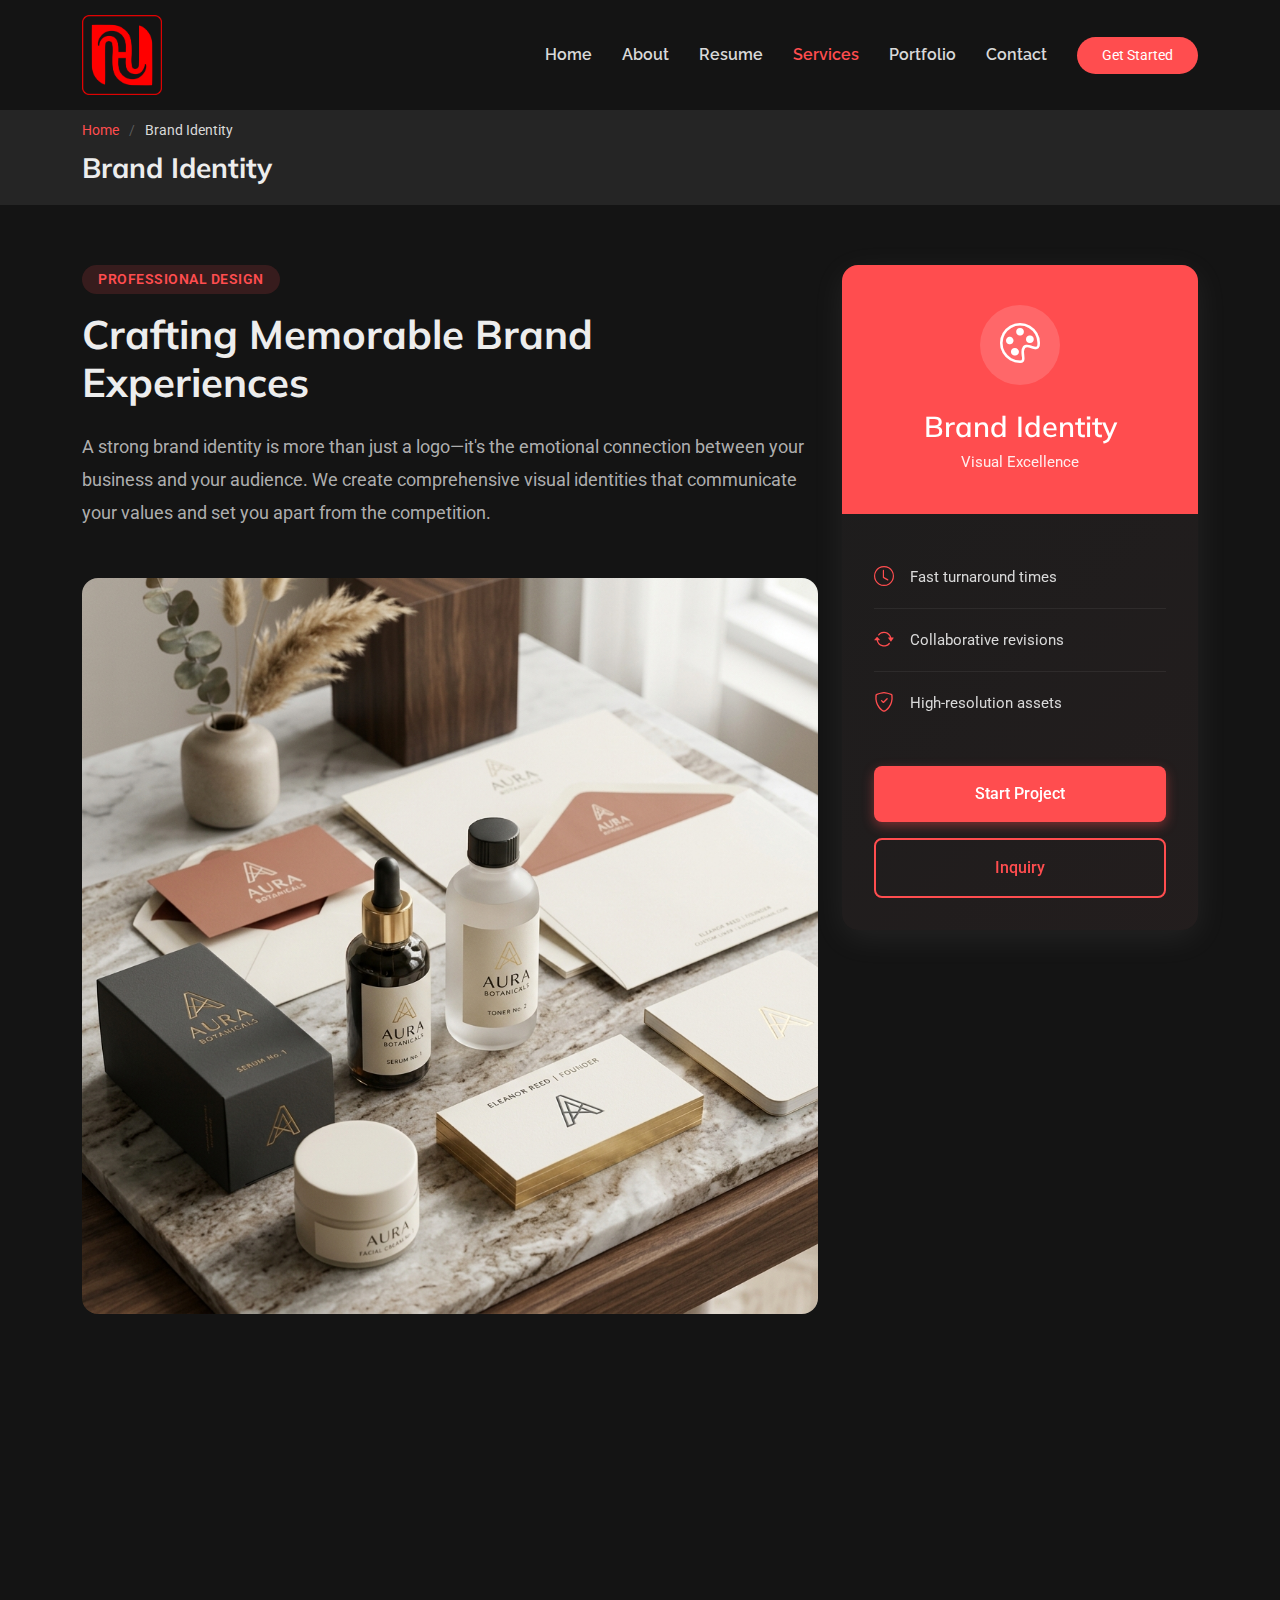
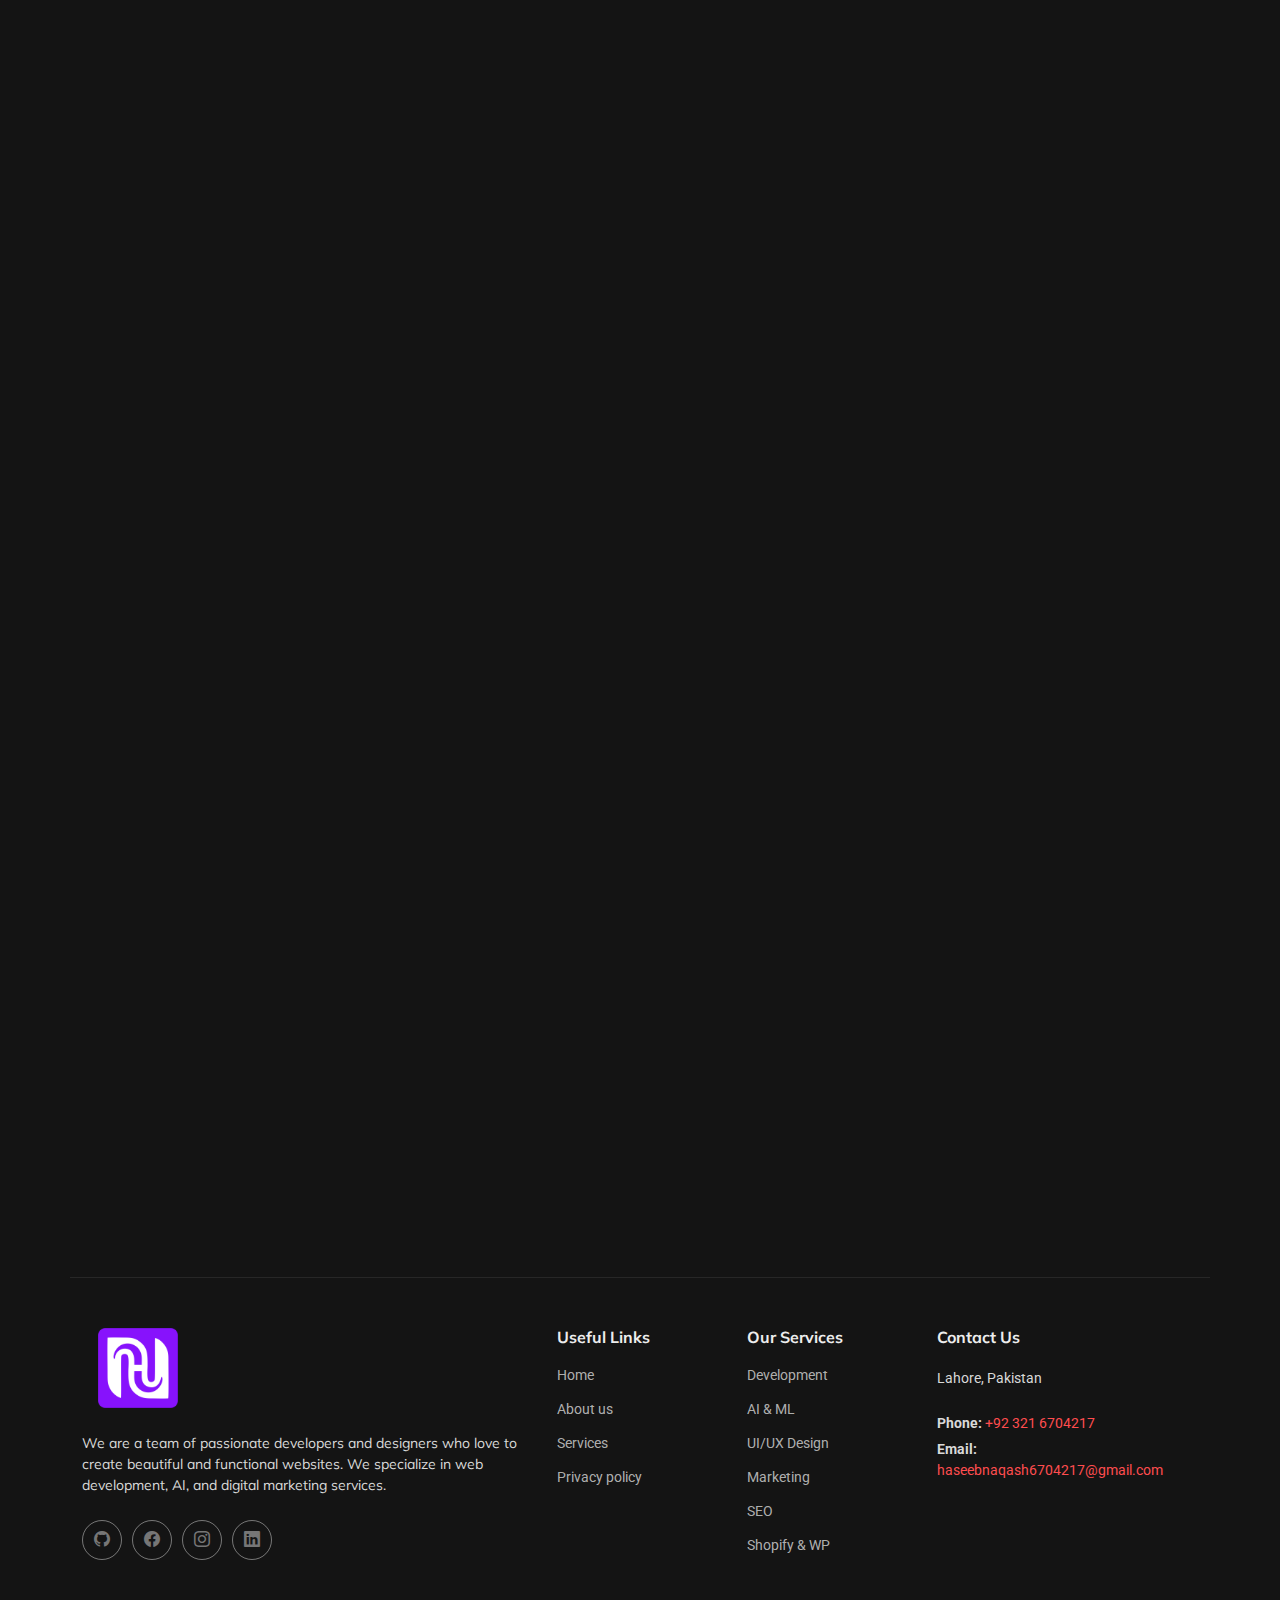
<file: Services/brand-identity.html>
<!DOCTYPE html>
<html lang="en">

<head>
  <meta charset="utf-8">
  <meta content="width=device-width, initial-scale=1.0" name="viewport">
  <title>Brand Identity - Haseeb Naqash</title>
  <meta name="description" content="Professional brand identity services including packaging, social media creatives, and website visuals.">
  <meta name="keywords" content="Brand Identity, Packaging Design, Social Media Design, Visual Branding">

  <!-- Favicons -->
  <link href="../assets/img/logo.png" rel="icon">

  <!-- Fonts -->
  <link href="https://fonts.googleapis.com" rel="preconnect">
  <link href="https://fonts.gstatic.com" rel="preconnect" crossorigin>
  <link href="https://fonts.googleapis.com/css2?family=Roboto:ital,wght@0,100;0,300;0,400;0,500;0,700;0,900;1,100;1,300;1,400;1,500;1,700;1,900&family=Raleway:ital,wght@0,100;0,200;0,300;0,400;0,500;0,600;0,700;0,800;0,900;1,100;1,200;1,300;1,400;1,500;1,600;1,700;1,800;1,900&family=Mulish:ital,wght@0,200;0,300;0,400;0,500;0,600;0,700;0,800;0,900;1,200;1,300;1,400;1,500;1,600;1,700;1,800;1,900&display=swap" rel="stylesheet">

  <!-- Vendor CSS Files -->
  <link href="../assets/vendor/bootstrap/css/bootstrap.min.css" rel="stylesheet">
  <link href="../assets/vendor/bootstrap-icons/bootstrap-icons.css" rel="stylesheet">
  <link href="../assets/vendor/aos/aos.css" rel="stylesheet">
  <link href="../assets/vendor/glightbox/css/glightbox.min.css" rel="stylesheet">
  <link href="../assets/vendor/swiper/swiper-bundle.min.css" rel="stylesheet">

  <!-- Main CSS File -->
  <link href="../assets/css/main.css" rel="stylesheet">
</head>

<body class="service-details-page">

  <header id="header" class="header d-flex align-items-center fixed-top">
    <div class="container-fluid container-xl position-relative d-flex align-items-center">

      <a href="../index.html" class="logo d-flex align-items-center me-auto">
        <img src="../assets/img/logo2.png" alt="Haseeb Naqash">
      </a>

      <nav id="navmenu" class="navmenu">
        <ul>
          <li><a href="../index.html">Home</a></li>
          <li><a href="../index.html#about">About</a></li>
          <li><a href="../index.html#resume">Resume</a></li>
          <li><a href="../index.html#services" class="active">Services</a></li>
          <li><a href="../index.html#portfolio">Portfolio</a></li>
          <li><a href="../index.html#contact">Contact</a></li>
        </ul>
        <i class="mobile-nav-toggle d-xl-none bi bi-list"></i>
      </nav>

      <a class="btn-getstarted" href="https://wa.me/923216704217">Get Started</a>

    </div>
  </header>

  <main class="main">

    <!-- Page Title -->
    <div class="page-title light-background">
      <div class="container">
        <nav class="breadcrumbs">
          <ol>
            <li><a href="../index.html">Home</a></li>
            <li class="current">Brand Identity</li>
          </ol>
        </nav>
        <h1>Brand Identity</h1>
      </div>
    </div><!-- End Page Title -->

    <!-- Service Details Section -->
    <section id="service-details" class="service-details section">

      <div class="container" data-aos="fade-up" data-aos-delay="100">

        <div class="row">

          <div class="col-lg-4 order-lg-2">

            <div class="sticky-sidebar">

              <div class="service-card" data-aos="fade-left" data-aos-delay="200">
                <div class="card-header">
                  <div class="service-icon">
                    <i class="bi bi-palette"></i>
                  </div>
                  <h3>Brand Identity</h3>
                  <p class="service-tagline">Visual Excellence</p>
                </div>
                <div class="card-body">
                  <ul class="quick-info">
                    <li>
                      <i class="bi bi-clock"></i>
                      <span>Fast turnaround times</span>
                    </li>
                    <li>
                      <i class="bi bi-arrow-repeat"></i>
                      <span>Collaborative revisions</span>
                    </li>
                    <li>
                      <i class="bi bi-shield-check"></i>
                      <span>High-resolution assets</span>
                    </li>
                  </ul>
                  <div class="cta-buttons">
                    <a href="https://wa.me/923216704217" class="btn-primary">Start Project</a>
                    <a href="../index.html#contact" class="btn-secondary">Inquiry</a>
                  </div>
                </div>
              </div>

              <div class="contact-card" data-aos="fade-left" data-aos-delay="300">
                <h4>Have Questions?</h4>
                <p>Let's discuss how we can elevate your brand's visual presence.</p>
                <div class="contact-methods">
                  <a href="mailto:haseebnaqash6704217@gmail.com" class="contact-item">
                    <i class="bi bi-envelope"></i>
                    <span>haseebnaqash6704217@gmail.com</span>
                  </a>
                  <a href="tel:+923216704217" class="contact-item">
                    <i class="bi bi-telephone"></i>
                    <span>+92 321 6704217</span>
                  </a>
                </div>
              </div>

            </div>

          </div>

          <div class="col-lg-8 order-lg-1">

            <div class="service-overview" data-aos="fade-up" data-aos-delay="200">
              <div class="overview-header">
                <span class="badge">Professional Design</span>
                <h2>Crafting Memorable Brand Experiences</h2>
              </div>
              <p class="lead-text">A strong brand identity is more than just a logo—it's the emotional connection between your business and your audience. We create comprehensive visual identities that communicate your values and set you apart from the competition.</p>
            </div>

            <div class="service-image-showcase" data-aos="zoom-in" data-aos-delay="300">
              <img src="../assets/img/services/services-3.webp" alt="Brand Identity" class="img-fluid main-image">
            </div>

            <div class="features-grid" data-aos="fade-up" data-aos-delay="400">
              <h3 class="section-heading">Key Deliverables</h3>
              <div class="row g-4">
                <div class="col-md-6">
                  <div class="feature-box">
                    <div class="icon-wrapper">
                      <i class="bi bi-box"></i>
                    </div>
                    <h4>Product Packaging</h4>
                    <p>Modern and eye-catching packaging designs that make your product stand out on the shelves and online.</p>
                  </div>
                </div>
                <div class="col-md-6">
                  <div class="feature-box">
                    <div class="icon-wrapper">
                      <i class="bi bi-instagram"></i>
                    </div>
                    <h4>Social Media Creatives</h4>
                    <p>Custom-branded posts and story templates that maintain a consistent aesthetic across all social platforms.</p>
                  </div>
                </div>
                <div class="col-md-6">
                  <div class="feature-box">
                    <div class="icon-wrapper">
                      <i class="bi bi-vector-pen"></i>
                    </div>
                    <h4>Logo Design</h4>
                    <p>Memorable, scalable, and professional logos that represent your brand's core mission and identity.</p>
                  </div>
                </div>
                <div class="col-md-6">
                  <div class="feature-box">
                    <div class="icon-wrapper">
                      <i class="bi bi-book"></i>
                    </div>
                    <h4>Brand Guidelines</h4>
                    <p>Comprehensive style guides including typography, color palettes, and usage rules for your team.</p>
                  </div>
                </div>
              </div>
            </div>

            <div class="workflow-section" data-aos="fade-up" data-aos-delay="500">
              <h3 class="section-heading">Design Workflow</h3>
              <div class="timeline">
                <div class="timeline-item">
                  <div class="timeline-marker">1</div>
                  <div class="timeline-content">
                    <h4>Discovery & Concept</h4>
                    <p>We start by understanding your brand vision, target audience, and market positioning to create initial moodboards and concepts.</p>
                  </div>
                </div>
                <div class="timeline-item">
                  <div class="timeline-marker">2</div>
                  <div class="timeline-content">
                    <h4>Development & Refinement</h4>
                    <p>Once a concept is chosen, we refine the visual elements, ensuring they are cohesive and impactful across all mediums.</p>
                  </div>
                </div>
                <div class="timeline-item">
                  <div class="timeline-marker">3</div>
                  <div class="timeline-content">
                    <h4>Final Production</h4>
                    <p>Delivery of all high-resolution source files and guidelines ready for print and digital use.</p>
                  </div>
                </div>
              </div>
            </div>

          </div>

        </div>

      </div>

    </section><!-- /Service Details Section -->

  </main>

  <footer id="footer" class="footer">

    <div class="container footer-top">
      <div class="row gy-4">
        <div class="col-lg-5 col-md-12 footer-about">
          <a href="../index.html" class="logo d-flex align-items-center">
            <img src="../assets/img/logo.png" alt="Haseeb Naqash">
          </a>
          <p>We are a team of passionate developers and designers who love to create beautiful and functional websites.
            We specialize in web development, AI, and digital marketing services.</p>
          <div class="social-links d-flex mt-4">
            <a href="https://github.com/Haseeb-Naqash"><i class="bi bi-github"></i></a>
            <a href="https://www.facebook.com/haseeb.naqash786"><i class="bi bi-facebook"></i></a>
            <a href="https://www.instagram.com/itx_haseeb_naqash"><i class="bi bi-instagram"></i></a>
            <a href="https://www.linkedin.com/in/haseeb-naqash/"><i class="bi bi-linkedin"></i></a>
          </div>
        </div>

        <div class="col-lg-2 col-6 footer-links">
          <h4>Useful Links</h4>
          <ul>
            <li><a href="../index.html">Home</a></li>
            <li><a href="../index.html#about">About us</a></li>
            <li><a href="../index.html#services">Services</a></li>
            <li><a href="../privacy.html">Privacy policy</a></li>
          </ul>
        </div>

        <div class="col-lg-2 col-6 footer-links">
          <h4>Our Services</h4>
          <ul>
            <li><a href="development.html">Development</a></li>
            <li><a href="ai-machine-learning.html">AI & ML</a></li>
            <li><a href="ui-ux-design.html">UI/UX Design</a></li>
            <li><a href="digital-marketing.html">Marketing</a></li>
            <li><a href="seo-services.html">SEO</a></li>
            <li><a href="shopify-wordpress.html">Shopify & WP</a></li>
          </ul>
        </div>

        <div class="col-lg-3 col-md-12 footer-contact text-center text-md-start">
          <h4>Contact Us</h4>
          <p>Lahore, Pakistan</p>
          <p class="mt-4"><strong>Phone:</strong> <span><a href="tel:+923216704217">+92 321 6704217</a></span></p>
          <p><strong>Email:</strong>
            <span><a href="mailto:haseebnaqash6704217@gmail.com">haseebnaqash6704217@gmail.com</a></span>
          </p>
        </div>

      </div>
    </div>

    
  </footer>

  <!-- Scroll Top -->
  <a href="#" id="scroll-top" class="scroll-top d-flex align-items-center justify-content-center"><i class="bi bi-arrow-up-short"></i></a>

  <!-- Preloader -->
  <div id="preloader"></div>

  <!-- Vendor JS Files -->
  <script src="../assets/vendor/bootstrap/js/bootstrap.bundle.min.js"></script>
  <script src="../assets/vendor/php-email-form/validate.js"></script>
  <script src="../assets/vendor/aos/aos.js"></script>
  <script src="../assets/vendor/typed.js/typed.umd.js"></script>
  <script src="../assets/vendor/waypoints/noframework.waypoints.js"></script>
  <script src="../assets/vendor/glightbox/js/glightbox.min.js"></script>
  <script src="../assets/vendor/imagesloaded/imagesloaded.pkgd.min.js"></script>
  <script src="../assets/vendor/isotope-layout/isotope.pkgd.min.js"></script>
  <script src="../assets/vendor/swiper/swiper-bundle.min.js"></script>

  <!-- Main JS File -->
  <script src="../assets/js/main.js"></script>

</body>

</html>
</file>
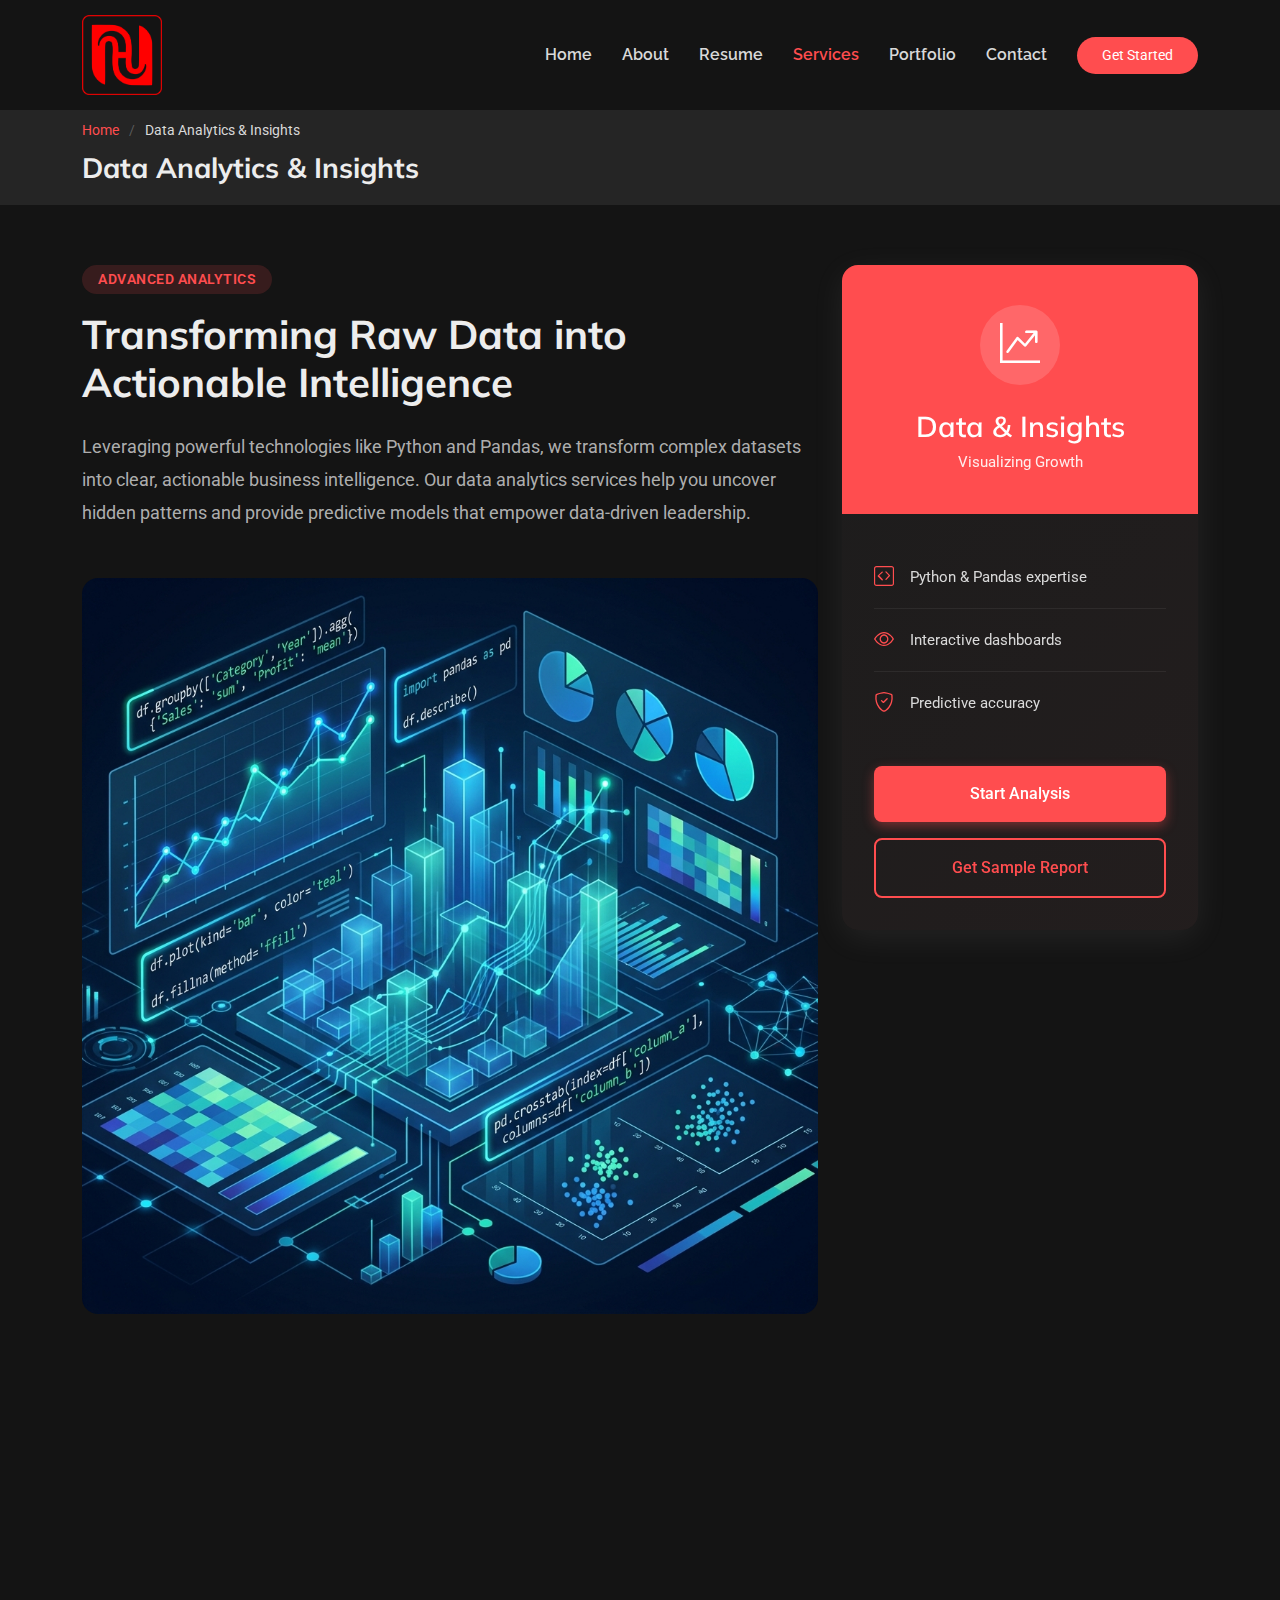
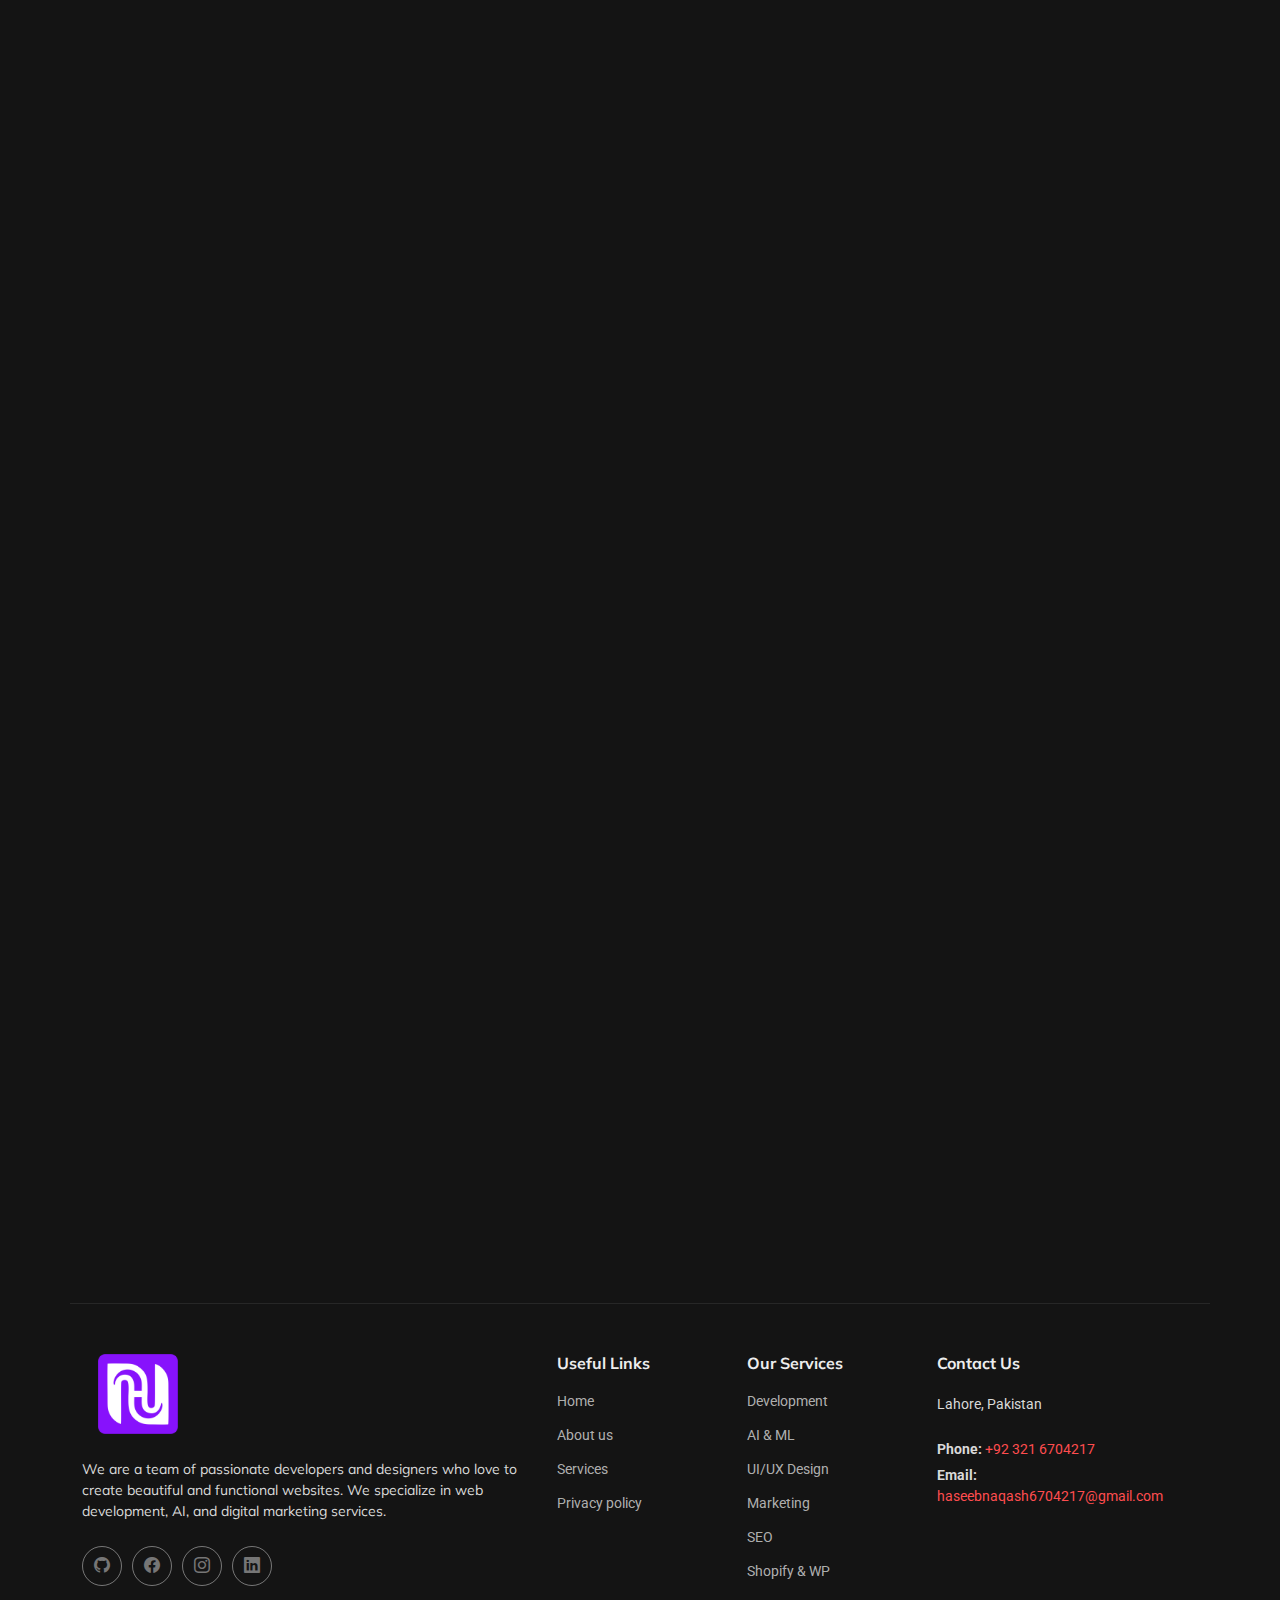
<file: Services/data-analytics.html>
<!DOCTYPE html>
<html lang="en">

<head>
  <meta charset="utf-8">
  <meta content="width=device-width, initial-scale=1.0" name="viewport">
  <title>Data Analytics & Insights - Haseeb Naqash</title>
  <meta name="description" content="Leveraging Python, Pandas, and Machine Learning to transform raw datasets into actionable business intelligence.">
  <meta name="keywords" content="Data Analytics, Business Intelligence, Python Data Science, Pandas, Machine Learning, Predictive Reporting">

  <!-- Favicons -->
  <link href="../assets/img/logo.png" rel="icon">

  <!-- Fonts -->
  <link href="https://fonts.googleapis.com" rel="preconnect">
  <link href="https://fonts.gstatic.com" rel="preconnect" crossorigin>
  <link href="https://fonts.googleapis.com/css2?family=Roboto:ital,wght@0,100;0,300;0,400;0,500;0,700;0,900;1,100;1,300;1,400;1,500;1,700;1,900&family=Raleway:ital,wght@0,100;0,200;0,300;0,400;0,500;0,600;0,700;0,800;0,900;1,100;1,200;1,300;1,400;1,500;1,600;1,700;1,800;1,900&family=Mulish:ital,wght@0,200;0,300;0,400;0,500;0,600;0,700;0,800;0,900;1,200;1,300;1,400;1,500;1,600;1,700;1,800;1,900&display=swap" rel="stylesheet">

  <!-- Vendor CSS Files -->
  <link href="../assets/vendor/bootstrap/css/bootstrap.min.css" rel="stylesheet">
  <link href="../assets/vendor/bootstrap-icons/bootstrap-icons.css" rel="stylesheet">
  <link href="../assets/vendor/aos/aos.css" rel="stylesheet">
  <link href="../assets/vendor/glightbox/css/glightbox.min.css" rel="stylesheet">
  <link href="../assets/vendor/swiper/swiper-bundle.min.css" rel="stylesheet">

  <!-- Main CSS File -->
  <link href="../assets/css/main.css" rel="stylesheet">
</head>

<body class="service-details-page">

  <header id="header" class="header d-flex align-items-center fixed-top">
    <div class="container-fluid container-xl position-relative d-flex align-items-center">

      <a href="../index.html" class="logo d-flex align-items-center me-auto">
        <img src="../assets/img/logo2.png" alt="Haseeb Naqash">
      </a>

      <nav id="navmenu" class="navmenu">
        <ul>
          <li><a href="../index.html">Home</a></li>
          <li><a href="../index.html#about">About</a></li>
          <li><a href="../index.html#resume">Resume</a></li>
          <li><a href="../index.html#services" class="active">Services</a></li>
          <li><a href="../index.html#portfolio">Portfolio</a></li>
          <li><a href="../index.html#contact">Contact</a></li>
        </ul>
        <i class="mobile-nav-toggle d-xl-none bi bi-list"></i>
      </nav>

      <a class="btn-getstarted" href="https://wa.me/923216704217">Get Started</a>

    </div>
  </header>

  <main class="main">

    <!-- Page Title -->
    <div class="page-title light-background">
      <div class="container">
        <nav class="breadcrumbs">
          <ol>
            <li><a href="../index.html">Home</a></li>
            <li class="current">Data Analytics & Insights</li>
          </ol>
        </nav>
        <h1>Data Analytics & Insights</h1>
      </div>
    </div><!-- End Page Title -->

    <!-- Service Details Section -->
    <section id="service-details" class="service-details section">

      <div class="container" data-aos="fade-up" data-aos-delay="100">

        <div class="row">

          <div class="col-lg-4 order-lg-2">

            <div class="sticky-sidebar">

              <div class="service-card" data-aos="fade-left" data-aos-delay="200">
                <div class="card-header">
                  <div class="service-icon">
                    <i class="bi bi-graph-up-arrow"></i>
                  </div>
                  <h3>Data & Insights</h3>
                  <p class="service-tagline">Visualizing Growth</p>
                </div>
                <div class="card-body">
                  <ul class="quick-info">
                    <li>
                      <i class="bi bi-code-square"></i>
                      <span>Python & Pandas expertise</span>
                    </li>
                    <li>
                      <i class="bi bi-eye"></i>
                      <span>Interactive dashboards</span>
                    </li>
                    <li>
                      <i class="bi bi-shield-check"></i>
                      <span>Predictive accuracy</span>
                    </li>
                  </ul>
                  <div class="cta-buttons">
                    <a href="https://wa.me/923216704217" class="btn-primary">Start Analysis</a>
                    <a href="../index.html#contact" class="btn-secondary">Get Sample Report</a>
                  </div>
                </div>
              </div>

              <div class="contact-card" data-aos="fade-left" data-aos-delay="300">
                <h4>Data Solutions</h4>
                <p>Turn your historical data into a roadmap for future business success.</p>
                <div class="contact-methods">
                  <a href="mailto:haseebnaqash6704217@gmail.com" class="contact-item">
                    <i class="bi bi-envelope"></i>
                    <span>haseebnaqash6704217@gmail.com</span>
                  </a>
                  <a href="tel:+923216704217" class="contact-item">
                    <i class="bi bi-telephone"></i>
                    <span>+92 321 6704217</span>
                  </a>
                </div>
              </div>

            </div>

          </div>

          <div class="col-lg-8 order-lg-1">

            <div class="service-overview" data-aos="fade-up" data-aos-delay="200">
              <div class="overview-header">
                <span class="badge">Advanced Analytics</span>
                <h2>Transforming Raw Data into Actionable Intelligence</h2>
              </div>
              <p class="lead-text">Leveraging powerful technologies like Python and Pandas, we transform complex datasets into clear, actionable business intelligence. Our data analytics services help you uncover hidden patterns and provide predictive models that empower data-driven leadership.</p>
            </div>

            <div class="service-image-showcase" data-aos="zoom-in" data-aos-delay="300">
              <img src="../assets/img/services/services-7.webp" alt="Data Analytics Services" class="img-fluid main-image">
            </div>

            <div class="features-grid" data-aos="fade-up" data-aos-delay="400">
              <h3 class="section-heading">Analytical Capabilities</h3>
              <div class="row g-4">
                <div class="col-md-6">
                  <div class="feature-box">
                    <div class="icon-wrapper">
                      <i class="bi bi-database-check"></i>
                    </div>
                    <h4>Data Processing (Pandas)</h4>
                    <p>Efficiently cleaning and reshaping massive datasets to prepare them for advanced statistical analysis.</p>
                  </div>
                </div>
                <div class="col-md-6">
                  <div class="feature-box">
                    <div class="icon-wrapper">
                      <i class="bi bi-pie-chart"></i>
                    </div>
                    <h4>BI Dashboards</h4>
                    <p>Creating interactive and visual dashboards that allow you to track your KPIs in real-time with zero friction.</p>
                  </div>
                </div>
                <div class="col-md-6">
                  <div class="feature-box">
                    <div class="icon-wrapper">
                      <i class="bi bi-lightning"></i>
                    </div>
                    <h4>Automated Reporting</h4>
                    <p>Developing custom Python scripts that automatically generate and deliver business reports to your team.</p>
                  </div>
                </div>
                <div class="col-md-6">
                  <div class="feature-box">
                    <div class="icon-wrapper">
                      <i class="bi bi-graph-up-arrow"></i>
                    </div>
                    <h4>Predictive Modeling</h4>
                    <p>Using machine learning to predict customer behavior, financial trends, and operational risks.</p>
                  </div>
                </div>
              </div>
            </div>

            <div class="workflow-section" data-aos="fade-up" data-aos-delay="500">
              <h3 class="section-heading">The Insights Pipeline</h3>
              <div class="timeline">
                <div class="timeline-item">
                  <div class="timeline-marker">1</div>
                  <div class="timeline-content">
                    <h4>Aggregation & ETL</h4>
                    <p>Collecting data from multiple sources and consolidating it into a clean, unified format for analysis.</p>
                  </div>
                </div>
                <div class="timeline-item">
                  <div class="timeline-marker">2</div>
                  <div class="timeline-content">
                    <h4>Modeling & Discovery</h4>
                    <p>Applying advanced statistical models to uncover trends and correlations that wouldn't be visible otherwise.</p>
                  </div>
                </div>
                <div class="timeline-item">
                  <div class="timeline-marker">3</div>
                  <div class="timeline-content">
                    <h4>Delivery & Insights</h4>
                    <p>Presenting findings through clear visualizations and providing actionable recommendations for business growth.</p>
                  </div>
                </div>
              </div>
            </div>

          </div>

        </div>

      </div>

    </section><!-- /Service Details Section -->

  </main>

  <footer id="footer" class="footer">

    <div class="container footer-top">
      <div class="row gy-4">
        <div class="col-lg-5 col-md-12 footer-about">
          <a href="../index.html" class="logo d-flex align-items-center">
            <img src="../assets/img/logo.png" alt="Haseeb Naqash">
          </a>
          <p>We are a team of passionate developers and designers who love to create beautiful and functional websites.
            We specialize in web development, AI, and digital marketing services.</p>
          <div class="social-links d-flex mt-4">
            <a href="https://github.com/Haseeb-Naqash"><i class="bi bi-github"></i></a>
            <a href="https://www.facebook.com/haseeb.naqash786"><i class="bi bi-facebook"></i></a>
            <a href="https://www.instagram.com/itx_haseeb_naqash"><i class="bi bi-instagram"></i></a>
            <a href="https://www.linkedin.com/in/haseeb-naqash/"><i class="bi bi-linkedin"></i></a>
          </div>
        </div>

        <div class="col-lg-2 col-6 footer-links">
          <h4>Useful Links</h4>
          <ul>
            <li><a href="../index.html">Home</a></li>
            <li><a href="../index.html#about">About us</a></li>
            <li><a href="../index.html#services">Services</a></li>
            <li><a href="../privacy.html">Privacy policy</a></li>
          </ul>
        </div>

        <div class="col-lg-2 col-6 footer-links">
          <h4>Our Services</h4>
          <ul>
            <li><a href="development.html">Development</a></li>
            <li><a href="ai-machine-learning.html">AI & ML</a></li>
            <li><a href="ui-ux-design.html">UI/UX Design</a></li>
            <li><a href="digital-marketing.html">Marketing</a></li>
            <li><a href="seo-services.html">SEO</a></li>
            <li><a href="shopify-wordpress.html">Shopify & WP</a></li>
          </ul>
        </div>

        <div class="col-lg-3 col-md-12 footer-contact text-center text-md-start">
          <h4>Contact Us</h4>
          <p>Lahore, Pakistan</p>
          <p class="mt-4"><strong>Phone:</strong> <span><a href="tel:+923216704217">+92 321 6704217</a></span></p>
          <p><strong>Email:</strong>
            <span><a href="mailto:haseebnaqash6704217@gmail.com">haseebnaqash6704217@gmail.com</a></span>
          </p>
        </div>

      </div>
    </div>

    
  </footer>

  <!-- Scroll Top -->
  <a href="#" id="scroll-top" class="scroll-top d-flex align-items-center justify-content-center"><i class="bi bi-arrow-up-short"></i></a>

    <!-- Vendor JS Files -->
  <script src="../assets/vendor/bootstrap/js/bootstrap.bundle.min.js"></script>
  <script src="../assets/vendor/php-email-form/validate.js"></script>
  <script src="../assets/vendor/aos/aos.js"></script>
  <script src="../assets/vendor/typed.js/typed.umd.js"></script>
  <script src="../assets/vendor/waypoints/noframework.waypoints.js"></script>
  <script src="../assets/vendor/glightbox/js/glightbox.min.js"></script>
  <script src="../assets/vendor/imagesloaded/imagesloaded.pkgd.min.js"></script>
  <script src="../assets/vendor/isotope-layout/isotope.pkgd.min.js"></script>
  <script src="../assets/vendor/swiper/swiper-bundle.min.js"></script>

  <!-- Main JS File -->
  <script src="../assets/js/main.js"></script>

</body>

</html>
</file>
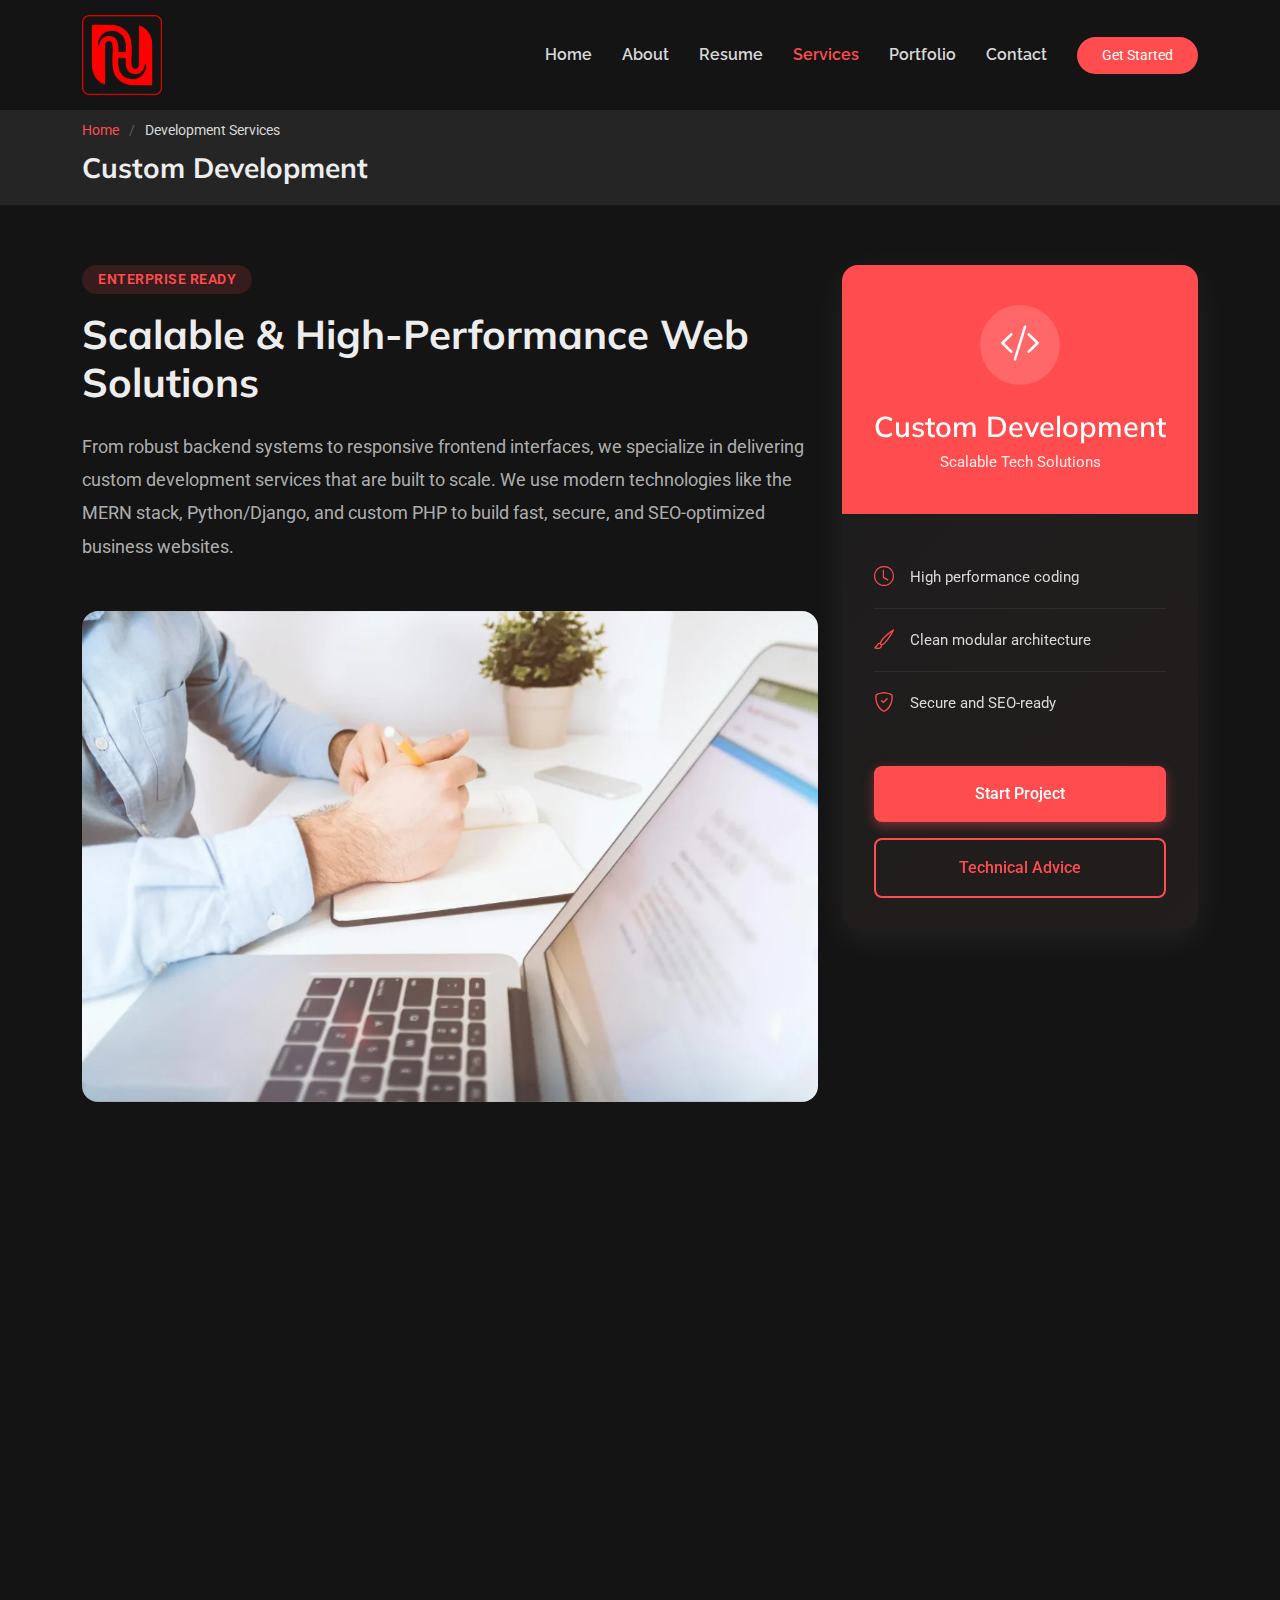
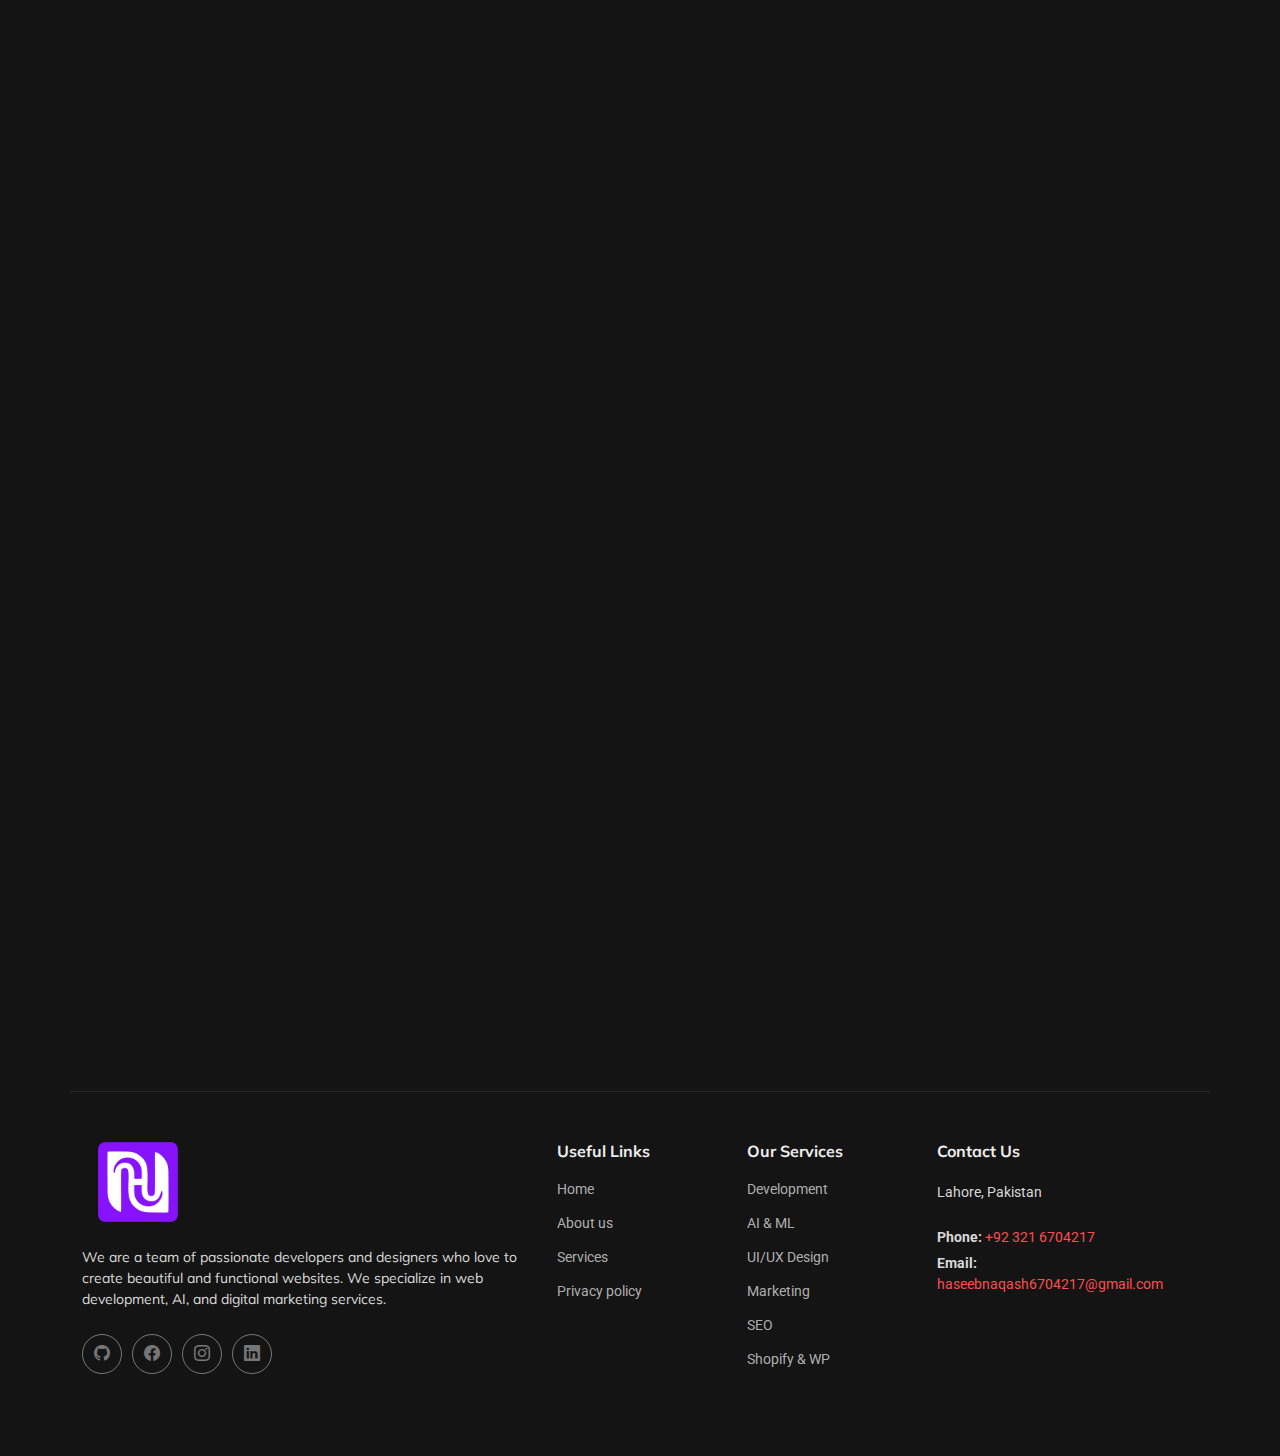
<file: Services/development.html>
<!DOCTYPE html>
<html lang="en">

<head>
  <meta charset="utf-8">
  <meta content="width=device-width, initial-scale=1.0" name="viewport">
  <title>Custom Development - Haseeb Naqash</title>
  <meta name="description" content="Custom web development and software solutions, high performance and SEO friendly.">
  <meta name="keywords" content="Web Development, Software Engineering, Python, MERN Stack, Scalable Apps">

  <!-- Favicons -->
  <link href="../assets/img/logo.png" rel="icon">

  <!-- Fonts -->
  <link href="https://fonts.googleapis.com" rel="preconnect">
  <link href="https://fonts.gstatic.com" rel="preconnect" crossorigin>
  <link href="https://fonts.googleapis.com/css2?family=Roboto:ital,wght@0,100;0,300;0,400;0,500;0,700;0,900;1,100;1,300;1,400;1,500;1,700;1,900&family=Raleway:ital,wght@0,100;0,200;0,300;0,400;0,500;0,600;0,700;0,800;0,900;1,100;1,200;1,300;1,400;1,500;1,600;1,700;1,800;1,900&family=Mulish:ital,wght@0,200;0,300;0,400;0,500;0,600;0,700;0,800;0,900;1,200;1,300;1,400;1,500;1,600;1,700;1,800;1,900&display=swap" rel="stylesheet">

  <!-- Vendor CSS Files -->
  <link href="../assets/vendor/bootstrap/css/bootstrap.min.css" rel="stylesheet">
  <link href="../assets/vendor/bootstrap-icons/bootstrap-icons.css" rel="stylesheet">
  <link href="../assets/vendor/aos/aos.css" rel="stylesheet">
  <link href="../assets/vendor/glightbox/css/glightbox.min.css" rel="stylesheet">
  <link href="../assets/vendor/swiper/swiper-bundle.min.css" rel="stylesheet">

  <!-- Main CSS File -->
  <link href="../assets/css/main.css" rel="stylesheet">
</head>

<body class="service-details-page">

  <header id="header" class="header d-flex align-items-center fixed-top">
    <div class="container-fluid container-xl position-relative d-flex align-items-center">

      <a href="../index.html" class="logo d-flex align-items-center me-auto">
        <img src="../assets/img/logo2.png" alt="Haseeb Naqash">
      </a>

      <nav id="navmenu" class="navmenu">
        <ul>
          <li><a href="../index.html">Home</a></li>
          <li><a href="../index.html#about">About</a></li>
          <li><a href="../index.html#resume">Resume</a></li>
          <li><a href="../index.html#services" class="active">Services</a></li>
          <li><a href="../index.html#portfolio">Portfolio</a></li>
          <li><a href="../index.html#contact">Contact</a></li>
        </ul>
        <i class="mobile-nav-toggle d-xl-none bi bi-list"></i>
      </nav>

      <a class="btn-getstarted" href="https://wa.me/923216704217">Get Started</a>

    </div>
  </header>

  <main class="main">

    <!-- Page Title -->
    <div class="page-title light-background">
      <div class="container">
        <nav class="breadcrumbs">
          <ol>
            <li><a href="../index.html">Home</a></li>
            <li class="current">Development Services</li>
          </ol>
        </nav>
        <h1>Custom Development</h1>
      </div>
    </div><!-- End Page Title -->

    <!-- Service Details Section -->
    <section id="service-details" class="service-details section">

      <div class="container" data-aos="fade-up" data-aos-delay="100">

        <div class="row">

          <div class="col-lg-4 order-lg-2">

            <div class="sticky-sidebar">

              <div class="service-card" data-aos="fade-left" data-aos-delay="200">
                <div class="card-header">
                  <div class="service-icon">
                    <i class="bi bi-code-slash"></i>
                  </div>
                  <h3>Custom Development</h3>
                  <p class="service-tagline">Scalable Tech Solutions</p>
                </div>
                <div class="card-body">
                  <ul class="quick-info">
                    <li>
                      <i class="bi bi-clock"></i>
                      <span>High performance coding</span>
                    </li>
                    <li>
                      <i class="bi bi-brush"></i>
                      <span>Clean modular architecture</span>
                    </li>
                    <li>
                      <i class="bi bi-shield-check"></i>
                      <span>Secure and SEO-ready</span>
                    </li>
                  </ul>
                  <div class="cta-buttons">
                    <a href="https://wa.me/923216704217" class="btn-primary">Start Project</a>
                    <a href="../index.html#contact" class="btn-secondary">Technical Advice</a>
                  </div>
                </div>
              </div>

              <div class="contact-card" data-aos="fade-left" data-aos-delay="300">
                <h4>Have Technical Questions?</h4>
                <p>Discuss your stack or project architecture with me today.</p>
                <div class="contact-methods">
                  <a href="mailto:haseebnaqash6704217@gmail.com" class="contact-item">
                    <i class="bi bi-envelope"></i>
                    <span>haseebnaqash6704217@gmail.com</span>
                  </a>
                  <a href="tel:+923216704217" class="contact-item">
                    <i class="bi bi-telephone"></i>
                    <span>+92 321 6704217</span>
                  </a>
                </div>
              </div>

            </div>

          </div>

          <div class="col-lg-8 order-lg-1">

            <div class="service-overview" data-aos="fade-up" data-aos-delay="200">
              <div class="overview-header">
                <span class="badge">Enterprise Ready</span>
                <h2>Scalable & High-Performance Web Solutions</h2>
              </div>
              <p class="lead-text">From robust backend systems to responsive frontend interfaces, we specialize in delivering custom development services that are built to scale. We use modern technologies like the MERN stack, Python/Django, and custom PHP to build fast, secure, and SEO-optimized business websites.</p>
            </div>

            <div class="service-image-showcase" data-aos="zoom-in" data-aos-delay="300">
              <img src="../assets/img/services/services-1.webp" alt="Development Services" class="img-fluid main-image">
            </div>

            <div class="features-grid" data-aos="fade-up" data-aos-delay="400">
              <h3 class="section-heading">Our Expertise</h3>
              <div class="row g-4">
                <div class="col-md-6">
                  <div class="feature-box">
                    <div class="icon-wrapper">
                      <i class="bi bi-layers"></i>
                    </div>
                    <h4>MERN Stack Development</h4>
                    <p>Building high-speed web apps using MongoDB, Express, React, and Node.js for a seamless full-stack experience.</p>
                  </div>
                </div>
                <div class="col-md-6">
                  <div class="feature-box">
                    <div class="icon-wrapper">
                      <i class="bi bi-hdd-network"></i>
                    </div>
                    <h4>Backend & API Integration</h4>
                    <p>Securing your data with robust Python (Flask/Django) or PHP backends and integrating third-party APIs.</p>
                  </div>
                </div>
                <div class="col-md-6">
                  <div class="feature-box">
                    <div class="icon-wrapper">
                      <i class="bi bi-phone"></i>
                    </div>
                    <h4>Mobile App Development</h4>
                    <p>Developing cross-platform mobile apps using Flutter or React Native that provide native performance.</p>
                  </div>
                </div>
                <div class="col-md-6">
                  <div class="feature-box">
                    <div class="icon-wrapper">
                      <i class="bi bi-search"></i>
                    </div>
                    <h4>SEO Friendly Code</h4>
                    <p>Maintaining a clean codebase with semantic HTML and server-side rendering for better search performance.</p>
                  </div>
                </div>
              </div>
            </div>

            <div class="workflow-section" data-aos="fade-up" data-aos-delay="500">
              <h3 class="section-heading">Development Process</h3>
              <div class="timeline">
                <div class="timeline-item">
                  <div class="timeline-marker">1</div>
                  <div class="timeline-content">
                    <h4>Discovery & Requirements</h4>
                    <p>Analyzing project objectives and gathering detailed requirements to choose the right tech stack.</p>
                  </div>
                </div>
                <div class="timeline-item">
                  <div class="timeline-marker">2</div>
                  <div class="timeline-content">
                    <h4>Architecture & Build</h4>
                    <p>Implementation of clean code and modular design patterns to ensure scalability and easy maintenance.</p>
                  </div>
                </div>
                <div class="timeline-item">
                  <div class="timeline-marker">3</div>
                  <div class="timeline-content">
                    <h4>QA & Testing</h4>
                    <p>Rigorous testing of features, security audits, and performance optimization before final deployment.</p>
                  </div>
                </div>
              </div>
            </div>

          </div>

        </div>

      </div>

    </section><!-- /Service Details Section -->

  </main>

  <footer id="footer" class="footer">

    <div class="container footer-top">
      <div class="row gy-4">
        <div class="col-lg-5 col-md-12 footer-about">
          <a href="../index.html" class="logo d-flex align-items-center">
            <img src="../assets/img/logo.png" alt="Haseeb Naqash">
          </a>
          <p>We are a team of passionate developers and designers who love to create beautiful and functional websites.
            We specialize in web development, AI, and digital marketing services.</p>
          <div class="social-links d-flex mt-4">
            <a href="https://github.com/Haseeb-Naqash"><i class="bi bi-github"></i></a>
            <a href="https://www.facebook.com/haseeb.naqash786"><i class="bi bi-facebook"></i></a>
            <a href="https://www.instagram.com/itx_haseeb_naqash"><i class="bi bi-instagram"></i></a>
            <a href="https://www.linkedin.com/in/haseeb-naqash/"><i class="bi bi-linkedin"></i></a>
          </div>
        </div>

        <div class="col-lg-2 col-6 footer-links">
          <h4>Useful Links</h4>
          <ul>
            <li><a href="../index.html">Home</a></li>
            <li><a href="../index.html#about">About us</a></li>
            <li><a href="../index.html#services">Services</a></li>
            <li><a href="../privacy.html">Privacy policy</a></li>
          </ul>
        </div>

        <div class="col-lg-2 col-6 footer-links">
          <h4>Our Services</h4>
          <ul>
            <li><a href="development.html">Development</a></li>
            <li><a href="ai-machine-learning.html">AI & ML</a></li>
            <li><a href="ui-ux-design.html">UI/UX Design</a></li>
            <li><a href="digital-marketing.html">Marketing</a></li>
            <li><a href="seo-services.html">SEO</a></li>
            <li><a href="shopify-wordpress.html">Shopify & WP</a></li>
          </ul>
        </div>

        <div class="col-lg-3 col-md-12 footer-contact text-center text-md-start">
          <h4>Contact Us</h4>
          <p>Lahore, Pakistan</p>
          <p class="mt-4"><strong>Phone:</strong> <span><a href="tel:+923216704217">+92 321 6704217</a></span></p>
          <p><strong>Email:</strong>
            <span><a href="mailto:haseebnaqash6704217@gmail.com">haseebnaqash6704217@gmail.com</a></span>
          </p>
        </div>

      </div>
    </div>

    
  </footer>

  <!-- Scroll Top -->
  <a href="#" id="scroll-top" class="scroll-top d-flex align-items-center justify-content-center"><i class="bi bi-arrow-up-short"></i></a>

    <!-- Vendor JS Files -->
  <script src="../assets/vendor/bootstrap/js/bootstrap.bundle.min.js"></script>
  <script src="../assets/vendor/php-email-form/validate.js"></script>
  <script src="../assets/vendor/aos/aos.js"></script>
  <script src="../assets/vendor/typed.js/typed.umd.js"></script>
  <script src="../assets/vendor/waypoints/noframework.waypoints.js"></script>
  <script src="../assets/vendor/glightbox/js/glightbox.min.js"></script>
  <script src="../assets/vendor/imagesloaded/imagesloaded.pkgd.min.js"></script>
  <script src="../assets/vendor/isotope-layout/isotope.pkgd.min.js"></script>
  <script src="../assets/vendor/swiper/swiper-bundle.min.js"></script>

  <!-- Main JS File -->
  <script src="../assets/js/main.js"></script>

</body>

</html>
</file>
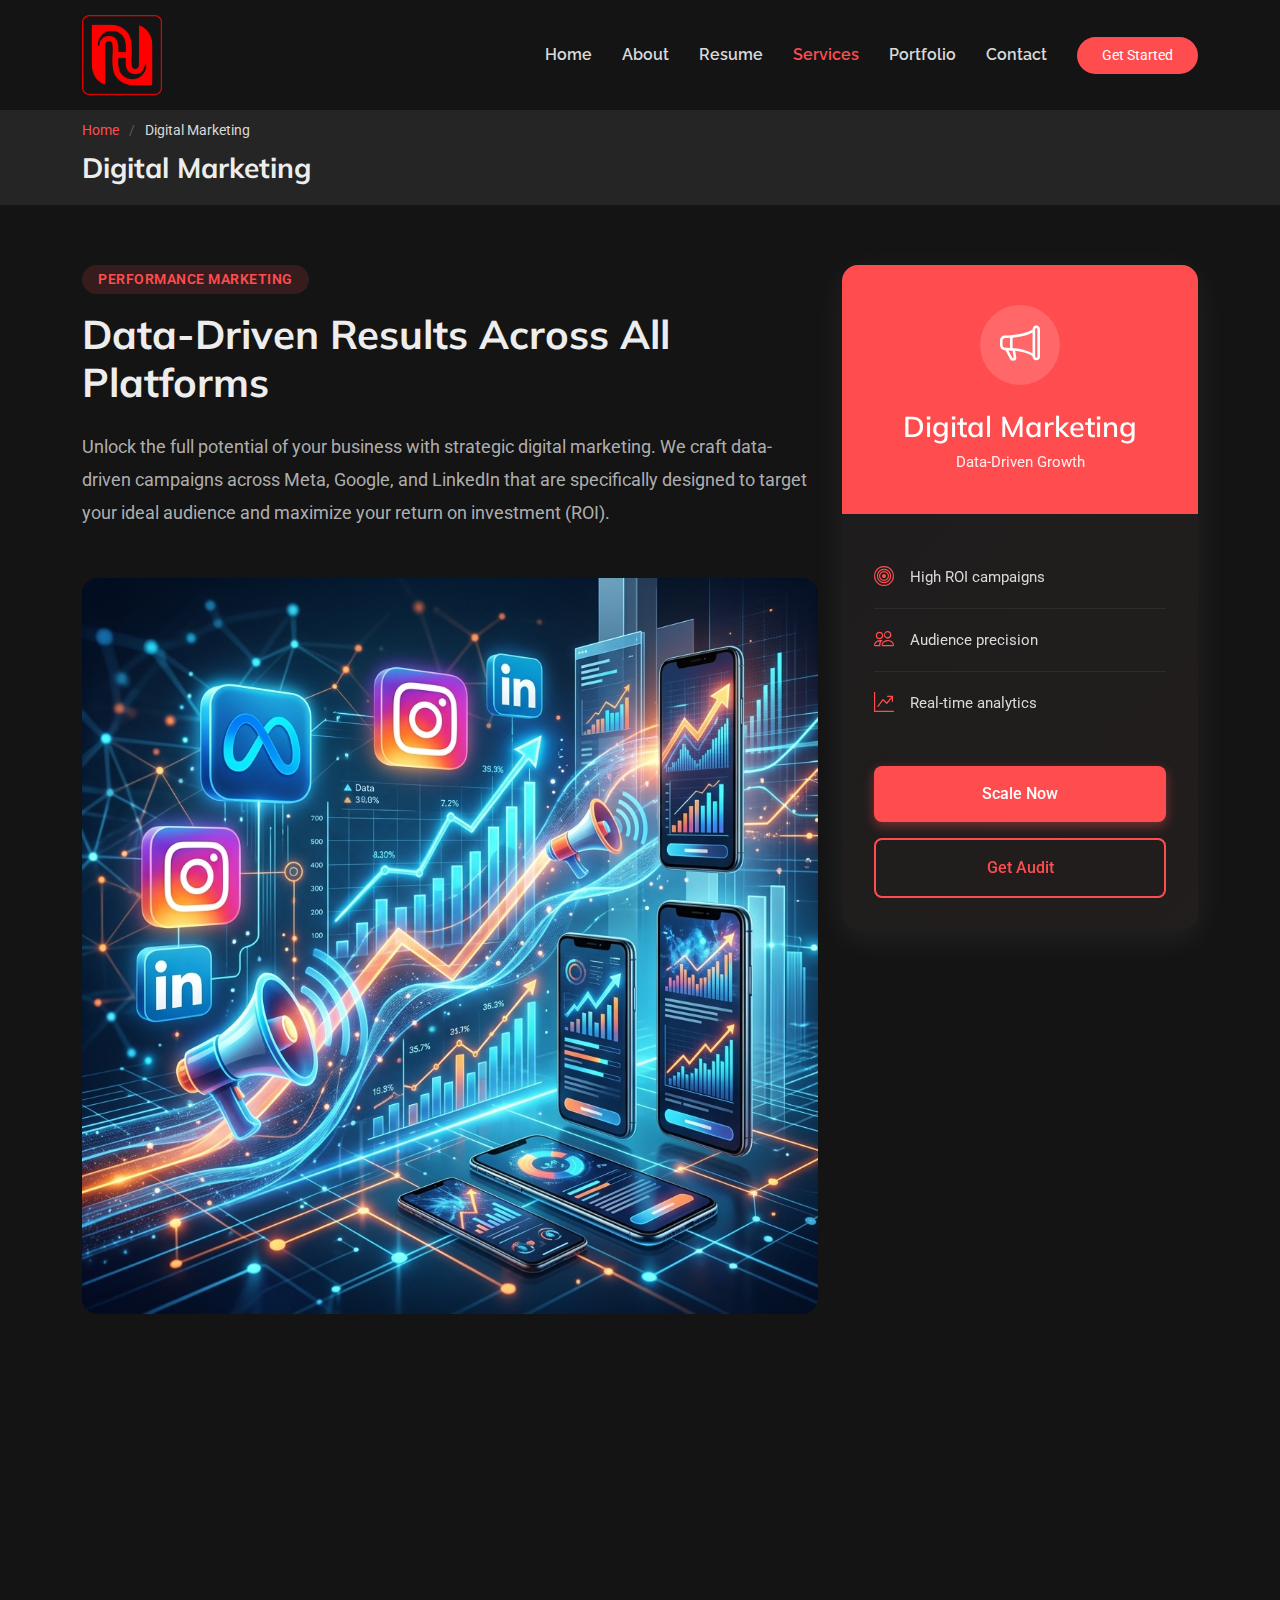
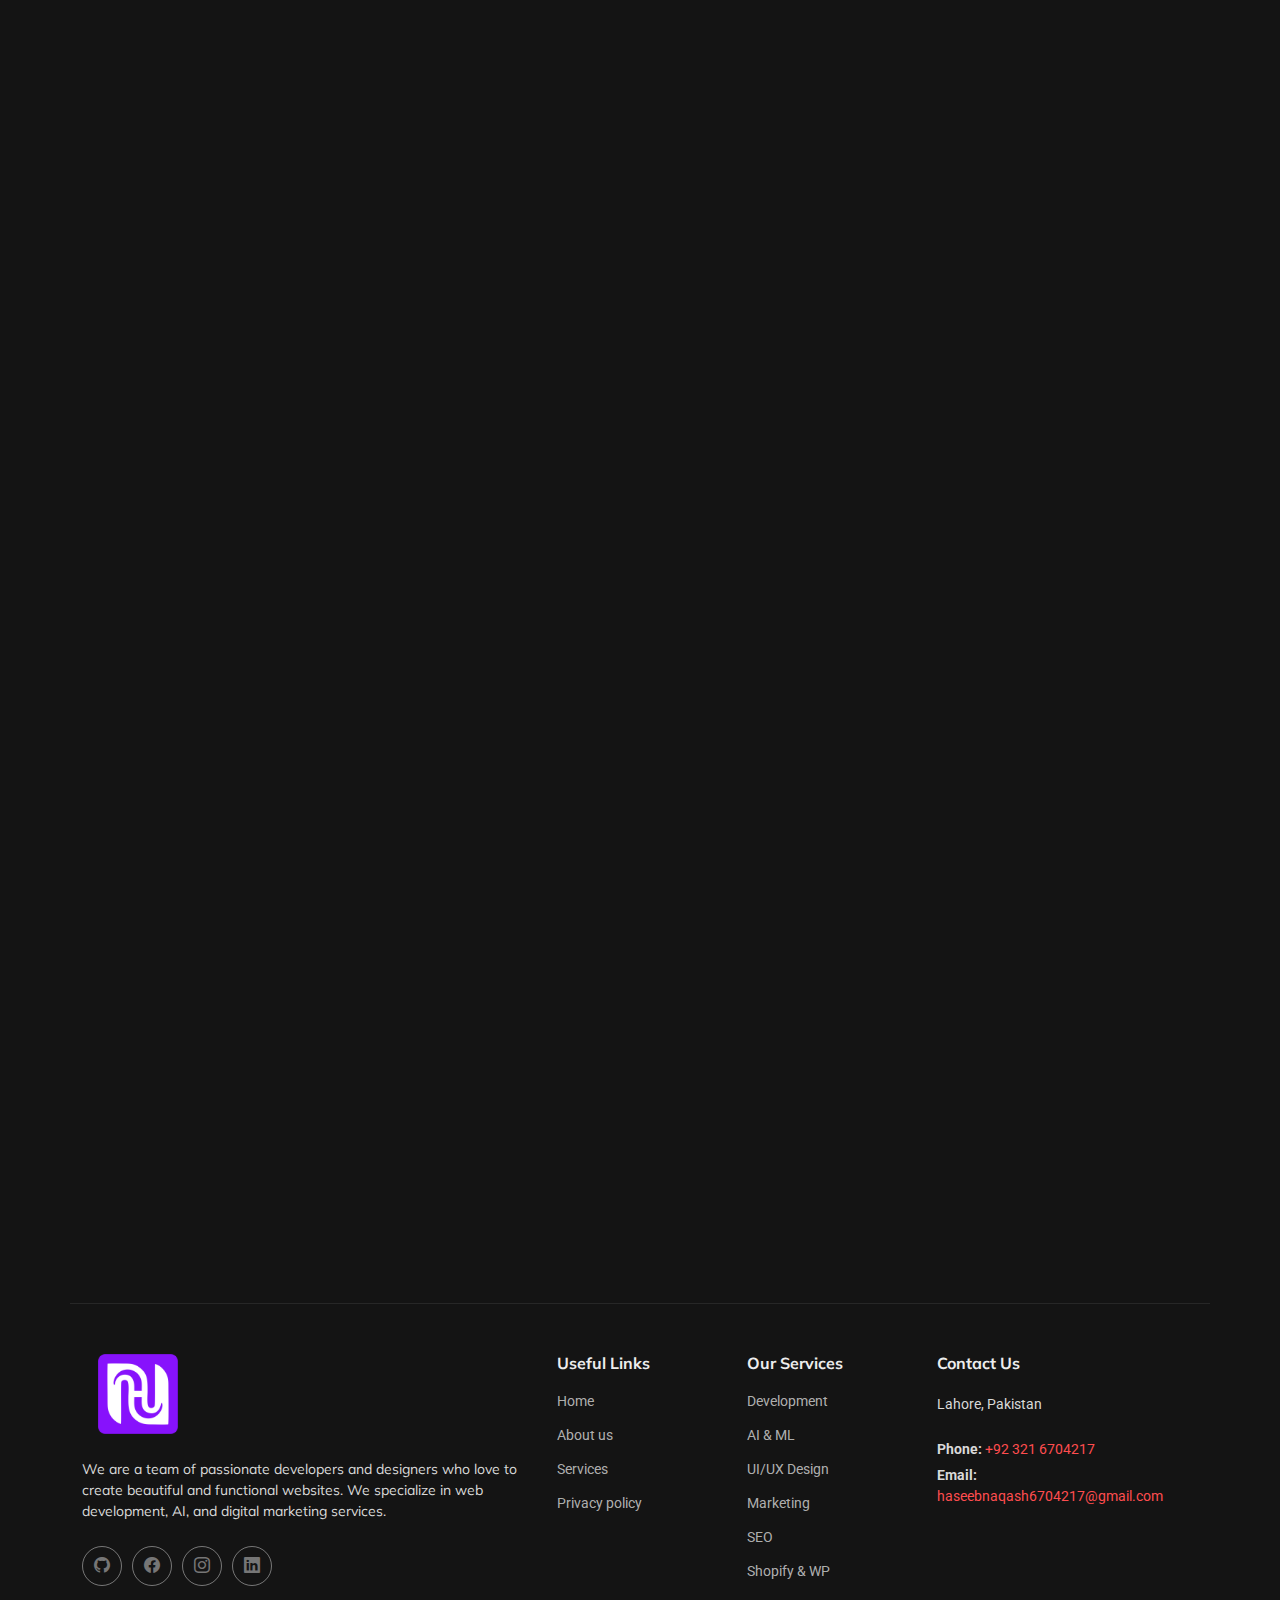
<file: Services/digital-marketing.html>
<!DOCTYPE html>
<html lang="en">

<head>
  <meta charset="utf-8">
  <meta content="width=device-width, initial-scale=1.0" name="viewport">
  <title>Digital Marketing - Haseeb Naqash</title>
  <meta name="description" content="Data-driven marketing campaigns across Google, Meta and Linkedin to maximize your ROI.">
  <meta name="keywords" content="Digital Marketing, Meta Ads, Google Ads, LinkedIn Marketing, ROI, Social Media Marketing">

  <!-- Favicons -->
  <link href="../assets/img/logo.png" rel="icon">

  <!-- Fonts -->
  <link href="https://fonts.googleapis.com" rel="preconnect">
  <link href="https://fonts.gstatic.com" rel="preconnect" crossorigin>
  <link href="https://fonts.googleapis.com/css2?family=Roboto:ital,wght@0,100;0,300;0,400;0,500;0,700;0,900;1,100;1,300;1,400;1,500;1,700;1,900&family=Raleway:ital,wght@0,100;0,200;0,300;0,400;0,500;0,600;0,700;0,800;0,900;1,100;1,200;1,300;1,400;1,500;1,600;1,700;1,800;1,900&family=Mulish:ital,wght@0,200;0,300;0,400;0,500;0,600;0,700;0,800;0,900;1,200;1,300;1,400;1,500;1,600;1,700;1,800;1,900&display=swap" rel="stylesheet">

  <!-- Vendor CSS Files -->
  <link href="../assets/vendor/bootstrap/css/bootstrap.min.css" rel="stylesheet">
  <link href="../assets/vendor/bootstrap-icons/bootstrap-icons.css" rel="stylesheet">
  <link href="../assets/vendor/aos/aos.css" rel="stylesheet">
  <link href="../assets/vendor/glightbox/css/glightbox.min.css" rel="stylesheet">
  <link href="../assets/vendor/swiper/swiper-bundle.min.css" rel="stylesheet">

  <!-- Main CSS File -->
  <link href="../assets/css/main.css" rel="stylesheet">
</head>

<body class="service-details-page">

  <header id="header" class="header d-flex align-items-center fixed-top">
    <div class="container-fluid container-xl position-relative d-flex align-items-center">

      <a href="../index.html" class="logo d-flex align-items-center me-auto">
        <img src="../assets/img/logo2.png" alt="Haseeb Naqash">
      </a>

      <nav id="navmenu" class="navmenu">
        <ul>
          <li><a href="../index.html">Home</a></li>
          <li><a href="../index.html#about">About</a></li>
          <li><a href="../index.html#resume">Resume</a></li>
          <li><a href="../index.html#services" class="active">Services</a></li>
          <li><a href="../index.html#portfolio">Portfolio</a></li>
          <li><a href="../index.html#contact">Contact</a></li>
        </ul>
        <i class="mobile-nav-toggle d-xl-none bi bi-list"></i>
      </nav>

      <a class="btn-getstarted" href="https://wa.me/923216704217">Get Started</a>

    </div>
  </header>

  <main class="main">

    <!-- Page Title -->
    <div class="page-title light-background">
      <div class="container">
        <nav class="breadcrumbs">
          <ol>
            <li><a href="../index.html">Home</a></li>
            <li class="current">Digital Marketing</li>
          </ol>
        </nav>
        <h1>Digital Marketing</h1>
      </div>
    </div><!-- End Page Title -->

    <!-- Service Details Section -->
    <section id="service-details" class="service-details section">

      <div class="container" data-aos="fade-up" data-aos-delay="100">

        <div class="row">

          <div class="col-lg-4 order-lg-2">

            <div class="sticky-sidebar">

              <div class="service-card" data-aos="fade-left" data-aos-delay="200">
                <div class="card-header">
                  <div class="service-icon">
                    <i class="bi bi-megaphone"></i>
                  </div>
                  <h3>Digital Marketing</h3>
                  <p class="service-tagline">Data-Driven Growth</p>
                </div>
                <div class="card-body">
                  <ul class="quick-info">
                    <li>
                      <i class="bi bi-bullseye"></i>
                      <span>High ROI campaigns</span>
                    </li>
                    <li>
                      <i class="bi bi-people"></i>
                      <span>Audience precision</span>
                    </li>
                    <li>
                      <i class="bi bi-graph-up-arrow"></i>
                      <span>Real-time analytics</span>
                    </li>
                  </ul>
                  <div class="cta-buttons">
                    <a href="https://wa.me/923216704217" class="btn-primary">Scale Now</a>
                    <a href="../index.html#contact" class="btn-secondary">Get Audit</a>
                  </div>
                </div>
              </div>

              <div class="contact-card" data-aos="fade-left" data-aos-delay="300">
                <h4>Grow Your Reach</h4>
                <p>Maximize your return on investment with strategic digital campaigns.</p>
                <div class="contact-methods">
                  <a href="mailto:haseebnaqash6704217@gmail.com" class="contact-item">
                    <i class="bi bi-envelope"></i>
                    <span>haseebnaqash6704217@gmail.com</span>
                  </a>
                  <a href="tel:+923216704217" class="contact-item">
                    <i class="bi bi-telephone"></i>
                    <span>+92 321 6704217</span>
                  </a>
                </div>
              </div>

            </div>

          </div>

          <div class="col-lg-8 order-lg-1">

            <div class="service-overview" data-aos="fade-up" data-aos-delay="200">
              <div class="overview-header">
                <span class="badge">Performance Marketing</span>
                <h2>Data-Driven Results Across All Platforms</h2>
              </div>
              <p class="lead-text">Unlock the full potential of your business with strategic digital marketing. We craft data-driven campaigns across Meta, Google, and LinkedIn that are specifically designed to target your ideal audience and maximize your return on investment (ROI).</p>
            </div>

            <div class="service-image-showcase" data-aos="zoom-in" data-aos-delay="300">
              <img src="../assets/img/services/services-5.webp" alt="Digital Marketing Services" class="img-fluid main-image">
            </div>

            <div class="features-grid" data-aos="fade-up" data-aos-delay="400">
              <h3 class="section-heading">Our Marketing Strategy</h3>
              <div class="row g-4">
                <div class="col-md-6">
                  <div class="feature-box">
                    <div class="icon-wrapper">
                      <i class="bi bi-facebook"></i>
                    </div>
                    <h4>Meta Ads (Facebook & IG)</h4>
                    <p>Highly targeted ad campaigns that leverage demographic and interest-based data to drive engagement.</p>
                  </div>
                </div>
                <div class="col-md-6">
                  <div class="feature-box">
                    <div class="icon-wrapper">
                      <i class="bi bi-google"></i>
                    </div>
                    <h4>Google Ads (PPC)</h4>
                    <p>Dominating search results for high-intent keywords to capture customers at the moment they are ready to buy.</p>
                  </div>
                </div>
                <div class="col-md-6">
                  <div class="feature-box">
                    <div class="icon-wrapper">
                      <i class="bi bi-linkedin"></i>
                    </div>
                    <h4>LinkedIn Marketing</h4>
                    <p>B2B marketing strategies that connect you directly with decision-makers and professional audiences.</p>
                  </div>
                </div>
                <div class="col-md-6">
                  <div class="feature-box">
                    <div class="icon-wrapper">
                      <i class="bi bi-envelope-paper"></i>
                    </div>
                    <h4>Email Marketing</h4>
                    <p>Developing personalized email sequences that nurture leads and improve customer retention rates.</p>
                  </div>
                </div>
              </div>
            </div>

            <div class="workflow-section" data-aos="fade-up" data-aos-delay="500">
              <h3 class="section-heading">Campaign Execution</h3>
              <div class="timeline">
                <div class="timeline-item">
                  <div class="timeline-marker">1</div>
                  <div class="timeline-content">
                    <h4>Audit & Research</h4>
                    <p>Analyzing current performance and competitor strategies to find the biggest growth opportunities.</p>
                  </div>
                </div>
                <div class="timeline-item">
                  <div class="timeline-marker">2</div>
                  <div class="timeline-content">
                    <h4>Execution & A/B Testing</h4>
                    <p>Launching campaigns and continuously testing creatives and ad copies to optimize performance.</p>
                  </div>
                </div>
                <div class="timeline-item">
                  <div class="timeline-marker">3</div>
                  <div class="timeline-content">
                    <h4>Scale & Report</h4>
                    <p>Scaling winning campaigns while providing transparent reporting on key performance indicators (KPIs).</p>
                  </div>
                </div>
              </div>
            </div>

          </div>

        </div>

      </div>

    </section><!-- /Service Details Section -->

  </main>

  <footer id="footer" class="footer">

    <div class="container footer-top">
      <div class="row gy-4">
        <div class="col-lg-5 col-md-12 footer-about">
          <a href="../index.html" class="logo d-flex align-items-center">
            <img src="../assets/img/logo.png" alt="Haseeb Naqash">
          </a>
          <p>We are a team of passionate developers and designers who love to create beautiful and functional websites.
            We specialize in web development, AI, and digital marketing services.</p>
          <div class="social-links d-flex mt-4">
            <a href="https://github.com/Haseeb-Naqash"><i class="bi bi-github"></i></a>
            <a href="https://www.facebook.com/haseeb.naqash786"><i class="bi bi-facebook"></i></a>
            <a href="https://www.instagram.com/itx_haseeb_naqash"><i class="bi bi-instagram"></i></a>
            <a href="https://www.linkedin.com/in/haseeb-naqash/"><i class="bi bi-linkedin"></i></a>
          </div>
        </div>

        <div class="col-lg-2 col-6 footer-links">
          <h4>Useful Links</h4>
          <ul>
            <li><a href="../index.html">Home</a></li>
            <li><a href="../index.html#about">About us</a></li>
            <li><a href="../index.html#services">Services</a></li>
            <li><a href="../privacy.html">Privacy policy</a></li>
          </ul>
        </div>

        <div class="col-lg-2 col-6 footer-links">
          <h4>Our Services</h4>
          <ul>
            <li><a href="development.html">Development</a></li>
            <li><a href="ai-machine-learning.html">AI & ML</a></li>
            <li><a href="ui-ux-design.html">UI/UX Design</a></li>
            <li><a href="digital-marketing.html">Marketing</a></li>
            <li><a href="seo-services.html">SEO</a></li>
            <li><a href="shopify-wordpress.html">Shopify & WP</a></li>
          </ul>
        </div>

        <div class="col-lg-3 col-md-12 footer-contact text-center text-md-start">
          <h4>Contact Us</h4>
          <p>Lahore, Pakistan</p>
          <p class="mt-4"><strong>Phone:</strong> <span><a href="tel:+923216704217">+92 321 6704217</a></span></p>
          <p><strong>Email:</strong>
            <span><a href="mailto:haseebnaqash6704217@gmail.com">haseebnaqash6704217@gmail.com</a></span>
          </p>
        </div>

      </div>
    </div>

    
  </footer>

  <!-- Scroll Top -->
  <a href="#" id="scroll-top" class="scroll-top d-flex align-items-center justify-content-center"><i class="bi bi-arrow-up-short"></i></a>

    <!-- Vendor JS Files -->
  <script src="../assets/vendor/bootstrap/js/bootstrap.bundle.min.js"></script>
  <script src="../assets/vendor/php-email-form/validate.js"></script>
  <script src="../assets/vendor/aos/aos.js"></script>
  <script src="../assets/vendor/typed.js/typed.umd.js"></script>
  <script src="../assets/vendor/waypoints/noframework.waypoints.js"></script>
  <script src="../assets/vendor/glightbox/js/glightbox.min.js"></script>
  <script src="../assets/vendor/imagesloaded/imagesloaded.pkgd.min.js"></script>
  <script src="../assets/vendor/isotope-layout/isotope.pkgd.min.js"></script>
  <script src="../assets/vendor/swiper/swiper-bundle.min.js"></script>

  <!-- Main JS File -->
  <script src="../assets/js/main.js"></script>

</body>

</html>
</file>
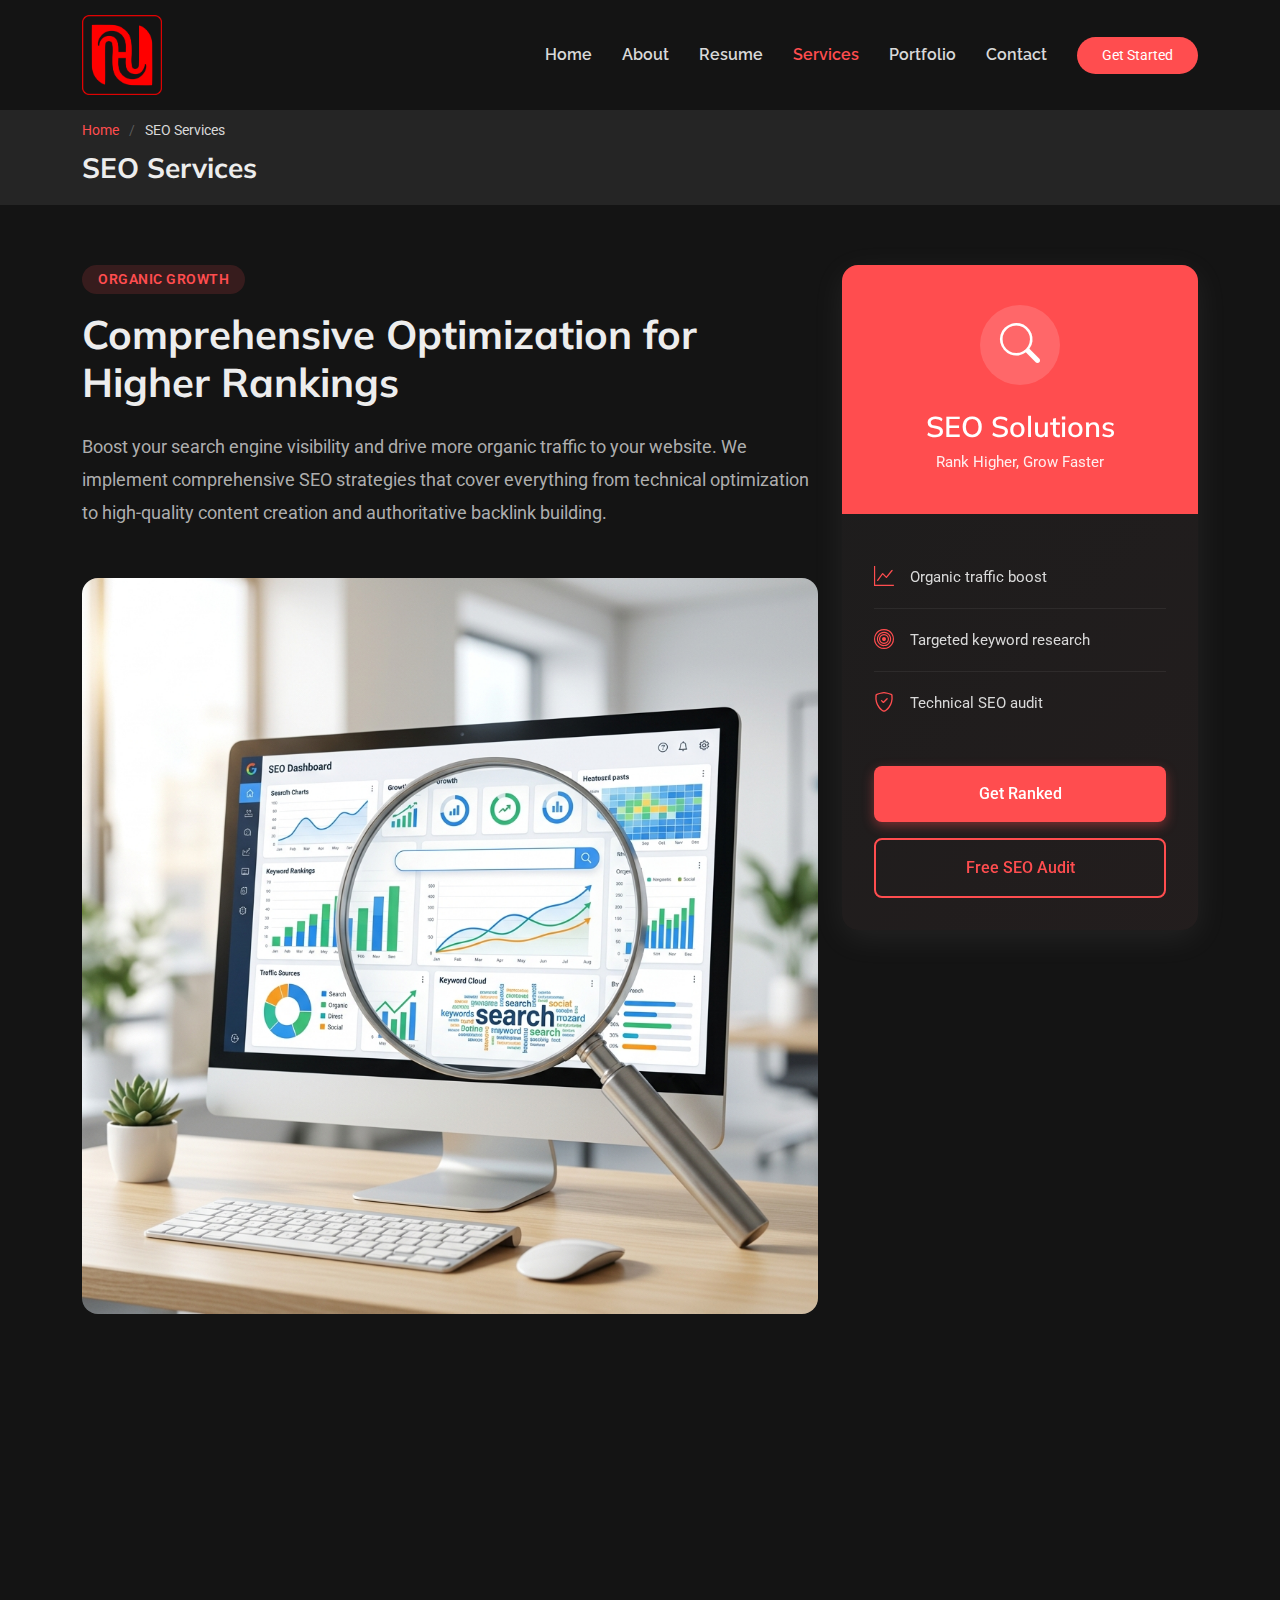
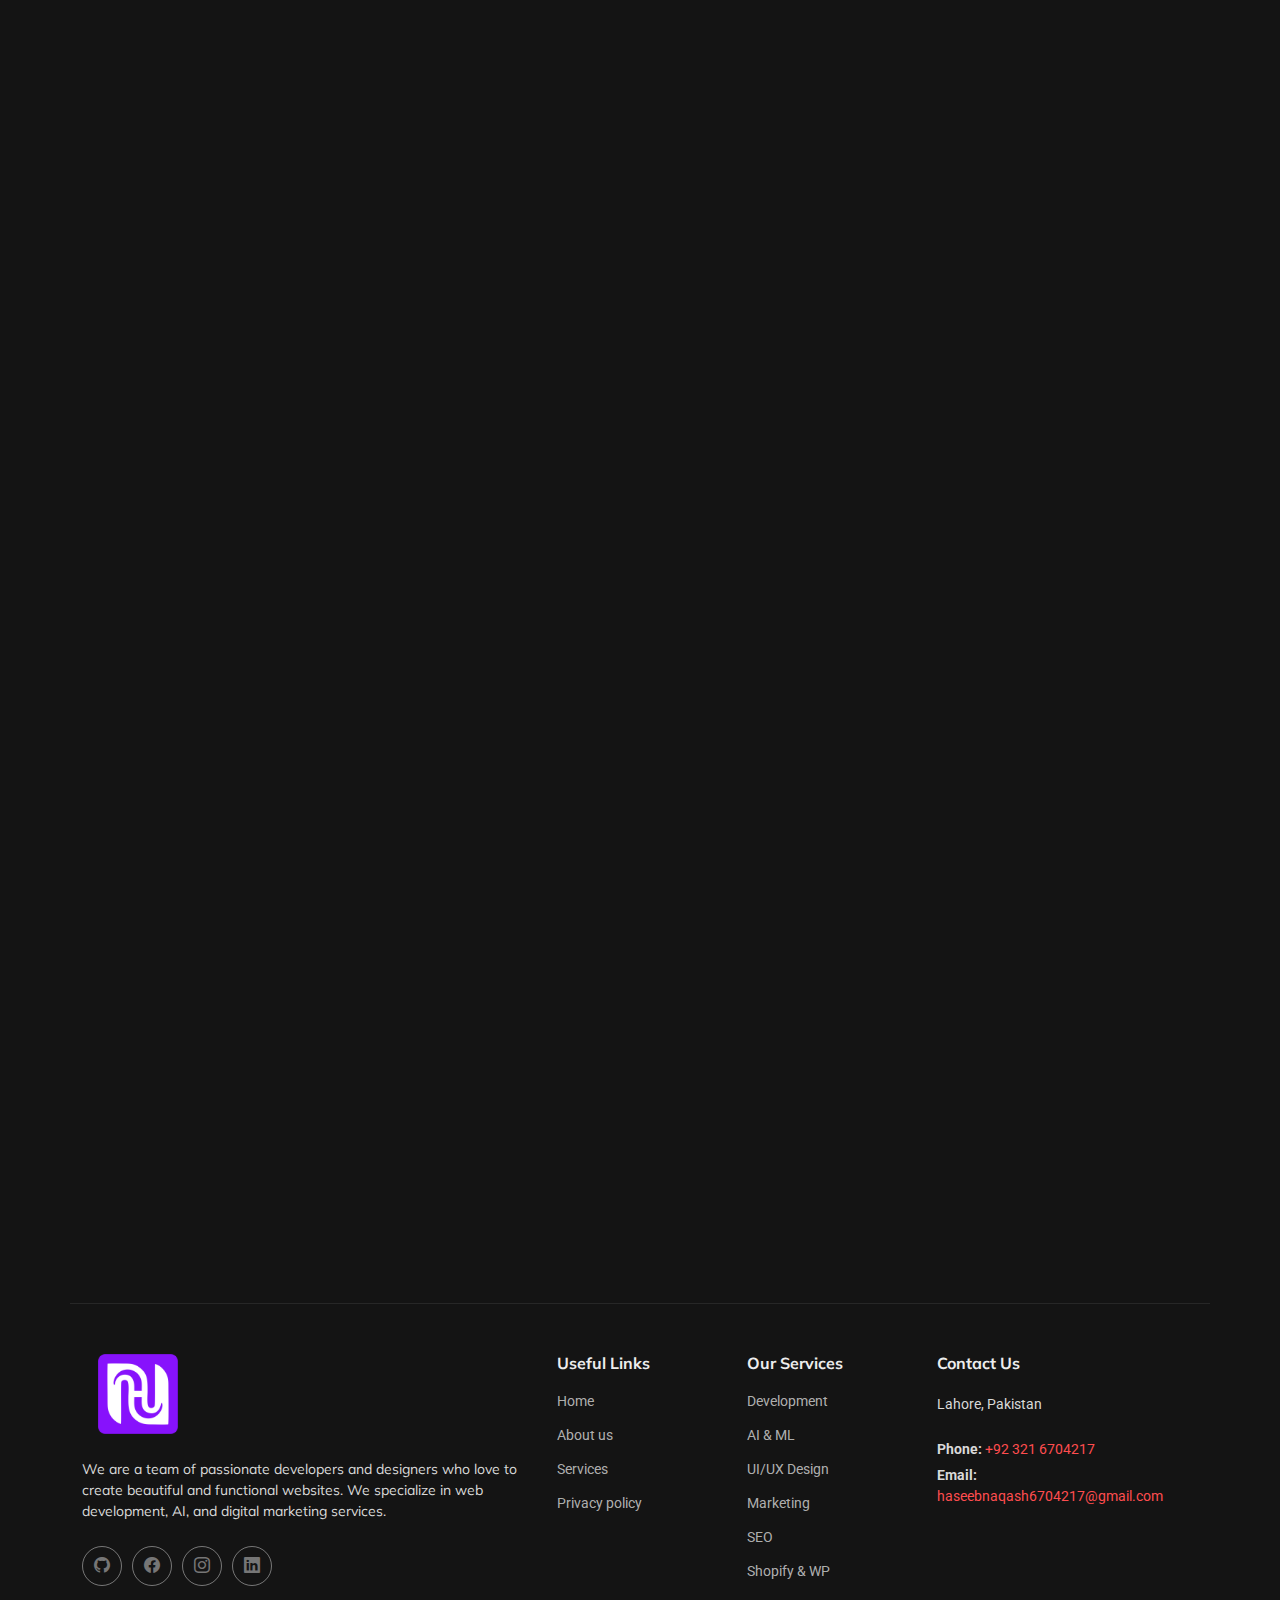
<file: Services/seo-services.html>
<!DOCTYPE html>
<html lang="en">

<head>
  <meta charset="utf-8">
  <meta content="width=device-width, initial-scale=1.0" name="viewport">
  <title>SEO Services - Haseeb Naqash</title>
  <meta name="description" content="Comprehensive SEO strategies to improve rankings and drive organic traffic to your site.">
  <meta name="keywords" content="SEO, Search Engine Optimization, On-page SEO, Off-page SEO, Organic Traffic, Keyword Research">

  <!-- Favicons -->
  <link href="../assets/img/logo.png" rel="icon">

  <!-- Fonts -->
  <link href="https://fonts.googleapis.com" rel="preconnect">
  <link href="https://fonts.gstatic.com" rel="preconnect" crossorigin>
  <link href="https://fonts.googleapis.com/css2?family=Roboto:ital,wght@0,100;0,300;0,400;0,500;0,700;0,900;1,100;1,300;1,400;1,500;1,700;1,900&family=Raleway:ital,wght@0,100;0,200;0,300;0,400;0,500;0,600;0,700;0,800;0,900;1,100;1,200;1,300;1,400;1,500;1,600;1,700;1,800;1,900&family=Mulish:ital,wght@0,200;0,300;0,400;0,500;0,600;0,700;0,800;0,900;1,200;1,300;1,400;1,500;1,600;1,700;1,800;1,900&display=swap" rel="stylesheet">

  <!-- Vendor CSS Files -->
  <link href="../assets/vendor/bootstrap/css/bootstrap.min.css" rel="stylesheet">
  <link href="../assets/vendor/bootstrap-icons/bootstrap-icons.css" rel="stylesheet">
  <link href="../assets/vendor/aos/aos.css" rel="stylesheet">
  <link href="../assets/vendor/glightbox/css/glightbox.min.css" rel="stylesheet">
  <link href="../assets/vendor/swiper/swiper-bundle.min.css" rel="stylesheet">

  <!-- Main CSS File -->
  <link href="../assets/css/main.css" rel="stylesheet">
</head>

<body class="service-details-page">

  <header id="header" class="header d-flex align-items-center fixed-top">
    <div class="container-fluid container-xl position-relative d-flex align-items-center">

      <a href="../index.html" class="logo d-flex align-items-center me-auto">
        <img src="../assets/img/logo2.png" alt="Haseeb Naqash">
      </a>

      <nav id="navmenu" class="navmenu">
        <ul>
          <li><a href="../index.html">Home</a></li>
          <li><a href="../index.html#about">About</a></li>
          <li><a href="../index.html#resume">Resume</a></li>
          <li><a href="../index.html#services" class="active">Services</a></li>
          <li><a href="../index.html#portfolio">Portfolio</a></li>
          <li><a href="../index.html#contact">Contact</a></li>
        </ul>
        <i class="mobile-nav-toggle d-xl-none bi bi-list"></i>
      </nav>

      <a class="btn-getstarted" href="https://wa.me/923216704217">Get Started</a>

    </div>
  </header>

  <main class="main">

    <!-- Page Title -->
    <div class="page-title light-background">
      <div class="container">
        <nav class="breadcrumbs">
          <ol>
            <li><a href="../index.html">Home</a></li>
            <li class="current">SEO Services</li>
          </ol>
        </nav>
        <h1>SEO Services</h1>
      </div>
    </div><!-- End Page Title -->

    <!-- Service Details Section -->
    <section id="service-details" class="service-details section">

      <div class="container" data-aos="fade-up" data-aos-delay="100">

        <div class="row">

          <div class="col-lg-4 order-lg-2">

            <div class="sticky-sidebar">

              <div class="service-card" data-aos="fade-left" data-aos-delay="200">
                <div class="card-header">
                  <div class="service-icon">
                    <i class="bi bi-search"></i>
                  </div>
                  <h3>SEO Solutions</h3>
                  <p class="service-tagline">Rank Higher, Grow Faster</p>
                </div>
                <div class="card-body">
                  <ul class="quick-info">
                    <li>
                      <i class="bi bi-graph-up"></i>
                      <span>Organic traffic boost</span>
                    </li>
                    <li>
                      <i class="bi bi-bullseye"></i>
                      <span>Targeted keyword research</span>
                    </li>
                    <li>
                      <i class="bi bi-shield-check"></i>
                      <span>Technical SEO audit</span>
                    </li>
                  </ul>
                  <div class="cta-buttons">
                    <a href="https://wa.me/923216704217" class="btn-primary">Get Ranked</a>
                    <a href="../index.html#contact" class="btn-secondary">Free SEO Audit</a>
                  </div>
                </div>
              </div>

              <div class="contact-card" data-aos="fade-left" data-aos-delay="300">
                <h4>Dominate Search</h4>
                <p>Improve your visibility and outrank your competitors with strategic SEO.</p>
                <div class="contact-methods">
                  <a href="mailto:haseebnaqash6704217@gmail.com" class="contact-item">
                    <i class="bi bi-envelope"></i>
                    <span>haseebnaqash6704217@gmail.com</span>
                  </a>
                  <a href="tel:+923216704217" class="contact-item">
                    <i class="bi bi-telephone"></i>
                    <span>+92 321 6704217</span>
                  </a>
                </div>
              </div>

            </div>

          </div>

          <div class="col-lg-8 order-lg-1">

            <div class="service-overview" data-aos="fade-up" data-aos-delay="200">
              <div class="overview-header">
                <span class="badge">Organic Growth</span>
                <h2>Comprehensive Optimization for Higher Rankings</h2>
              </div>
              <p class="lead-text">Boost your search engine visibility and drive more organic traffic to your website. We implement comprehensive SEO strategies that cover everything from technical optimization to high-quality content creation and authoritative backlink building.</p>
            </div>

            <div class="service-image-showcase" data-aos="zoom-in" data-aos-delay="300">
              <img src="../assets/img/services/services-6.webp" alt="SEO Services" class="img-fluid main-image">
            </div>

            <div class="features-grid" data-aos="fade-up" data-aos-delay="400">
              <h3 class="section-heading">Our SEO Expertise</h3>
              <div class="row g-4">
                <div class="col-md-6">
                  <div class="feature-box">
                    <div class="icon-wrapper">
                      <i class="bi bi-key"></i>
                    </div>
                    <h4>Keyword Research</h4>
                    <p>Identifying the most relevant and high-converting keywords that your customers are actually searching for.</p>
                  </div>
                </div>
                <div class="col-md-6">
                  <div class="feature-box">
                    <div class="icon-wrapper">
                      <i class="bi bi-file-earmark-code"></i>
                    </div>
                    <h4>On-Page Optimization</h4>
                    <p>Optimizing page titles, meta tags, heading structures, and internal linking for better search performance.</p>
                  </div>
                </div>
                <div class="col-md-6">
                  <div class="feature-box">
                    <div class="icon-wrapper">
                      <i class="bi bi-gear-wide-connected"></i>
                    </div>
                    <h4>Technical SEO</h4>
                    <p>Ensuring your website is technically sound with fast load times, mobile-friendliness, and clean indexable code.</p>
                  </div>
                </div>
                <div class="col-md-6">
                  <div class="feature-box">
                    <div class="icon-wrapper">
                      <i class="bi bi-link-45deg"></i>
                    </div>
                    <h4>Backlink Building</h4>
                    <p>Acquiring high-authority backlinks from reputable sources to improve your domain authority and trust signal.</p>
                  </div>
                </div>
              </div>
            </div>

            <div class="workflow-section" data-aos="fade-up" data-aos-delay="500">
              <h3 class="section-heading">The SEO Process</h3>
              <div class="timeline">
                <div class="timeline-item">
                  <div class="timeline-marker">1</div>
                  <div class="timeline-content">
                    <h4>Technical Audit</h4>
                    <p>Identifying and fixing errors such as broken links, slow pages, and crawling issues across your entire site.</p>
                  </div>
                </div>
                <div class="timeline-item">
                  <div class="timeline-marker">2</div>
                  <div class="timeline-content">
                    <h4>Content & Link Strategy</h4>
                    <p>Developing a strategic content plan and building authority to improve long-term organic rankings.</p>
                  </div>
                </div>
                <div class="timeline-item">
                  <div class="timeline-marker">3</div>
                  <div class="timeline-content">
                    <h4>Monitoring & Analytics</h4>
                    <p>Continuously tracking keyword performance and adjusting strategies based on data insights and updates.</p>
                  </div>
                </div>
              </div>
            </div>

          </div>

        </div>

      </div>

    </section><!-- /Service Details Section -->

  </main>

  <footer id="footer" class="footer">

    <div class="container footer-top">
      <div class="row gy-4">
        <div class="col-lg-5 col-md-12 footer-about">
          <a href="../index.html" class="logo d-flex align-items-center">
            <img src="../assets/img/logo.png" alt="Haseeb Naqash">
          </a>
          <p>We are a team of passionate developers and designers who love to create beautiful and functional websites.
            We specialize in web development, AI, and digital marketing services.</p>
          <div class="social-links d-flex mt-4">
            <a href="https://github.com/Haseeb-Naqash"><i class="bi bi-github"></i></a>
            <a href="https://www.facebook.com/haseeb.naqash786"><i class="bi bi-facebook"></i></a>
            <a href="https://www.instagram.com/itx_haseeb_naqash"><i class="bi bi-instagram"></i></a>
            <a href="https://www.linkedin.com/in/haseeb-naqash/"><i class="bi bi-linkedin"></i></a>
          </div>
        </div>

        <div class="col-lg-2 col-6 footer-links">
          <h4>Useful Links</h4>
          <ul>
            <li><a href="../index.html">Home</a></li>
            <li><a href="../index.html#about">About us</a></li>
            <li><a href="../index.html#services">Services</a></li>
            <li><a href="../privacy.html">Privacy policy</a></li>
          </ul>
        </div>

        <div class="col-lg-2 col-6 footer-links">
          <h4>Our Services</h4>
          <ul>
            <li><a href="development.html">Development</a></li>
            <li><a href="ai-machine-learning.html">AI & ML</a></li>
            <li><a href="ui-ux-design.html">UI/UX Design</a></li>
            <li><a href="digital-marketing.html">Marketing</a></li>
            <li><a href="seo-services.html">SEO</a></li>
            <li><a href="shopify-wordpress.html">Shopify & WP</a></li>
          </ul>
        </div>

        <div class="col-lg-3 col-md-12 footer-contact text-center text-md-start">
          <h4>Contact Us</h4>
          <p>Lahore, Pakistan</p>
          <p class="mt-4"><strong>Phone:</strong> <span><a href="tel:+923216704217">+92 321 6704217</a></span></p>
          <p><strong>Email:</strong>
            <span><a href="mailto:haseebnaqash6704217@gmail.com">haseebnaqash6704217@gmail.com</a></span>
          </p>
        </div>

      </div>
    </div>

    
  </footer>

  <!-- Scroll Top -->
  <a href="#" id="scroll-top" class="scroll-top d-flex align-items-center justify-content-center"><i class="bi bi-arrow-up-short"></i></a>

    <!-- Vendor JS Files -->
  <script src="../assets/vendor/bootstrap/js/bootstrap.bundle.min.js"></script>
  <script src="../assets/vendor/php-email-form/validate.js"></script>
  <script src="../assets/vendor/aos/aos.js"></script>
  <script src="../assets/vendor/typed.js/typed.umd.js"></script>
  <script src="../assets/vendor/waypoints/noframework.waypoints.js"></script>
  <script src="../assets/vendor/glightbox/js/glightbox.min.js"></script>
  <script src="../assets/vendor/imagesloaded/imagesloaded.pkgd.min.js"></script>
  <script src="../assets/vendor/isotope-layout/isotope.pkgd.min.js"></script>
  <script src="../assets/vendor/swiper/swiper-bundle.min.js"></script>

  <!-- Main JS File -->
  <script src="../assets/js/main.js"></script>

</body>

</html>
</file>
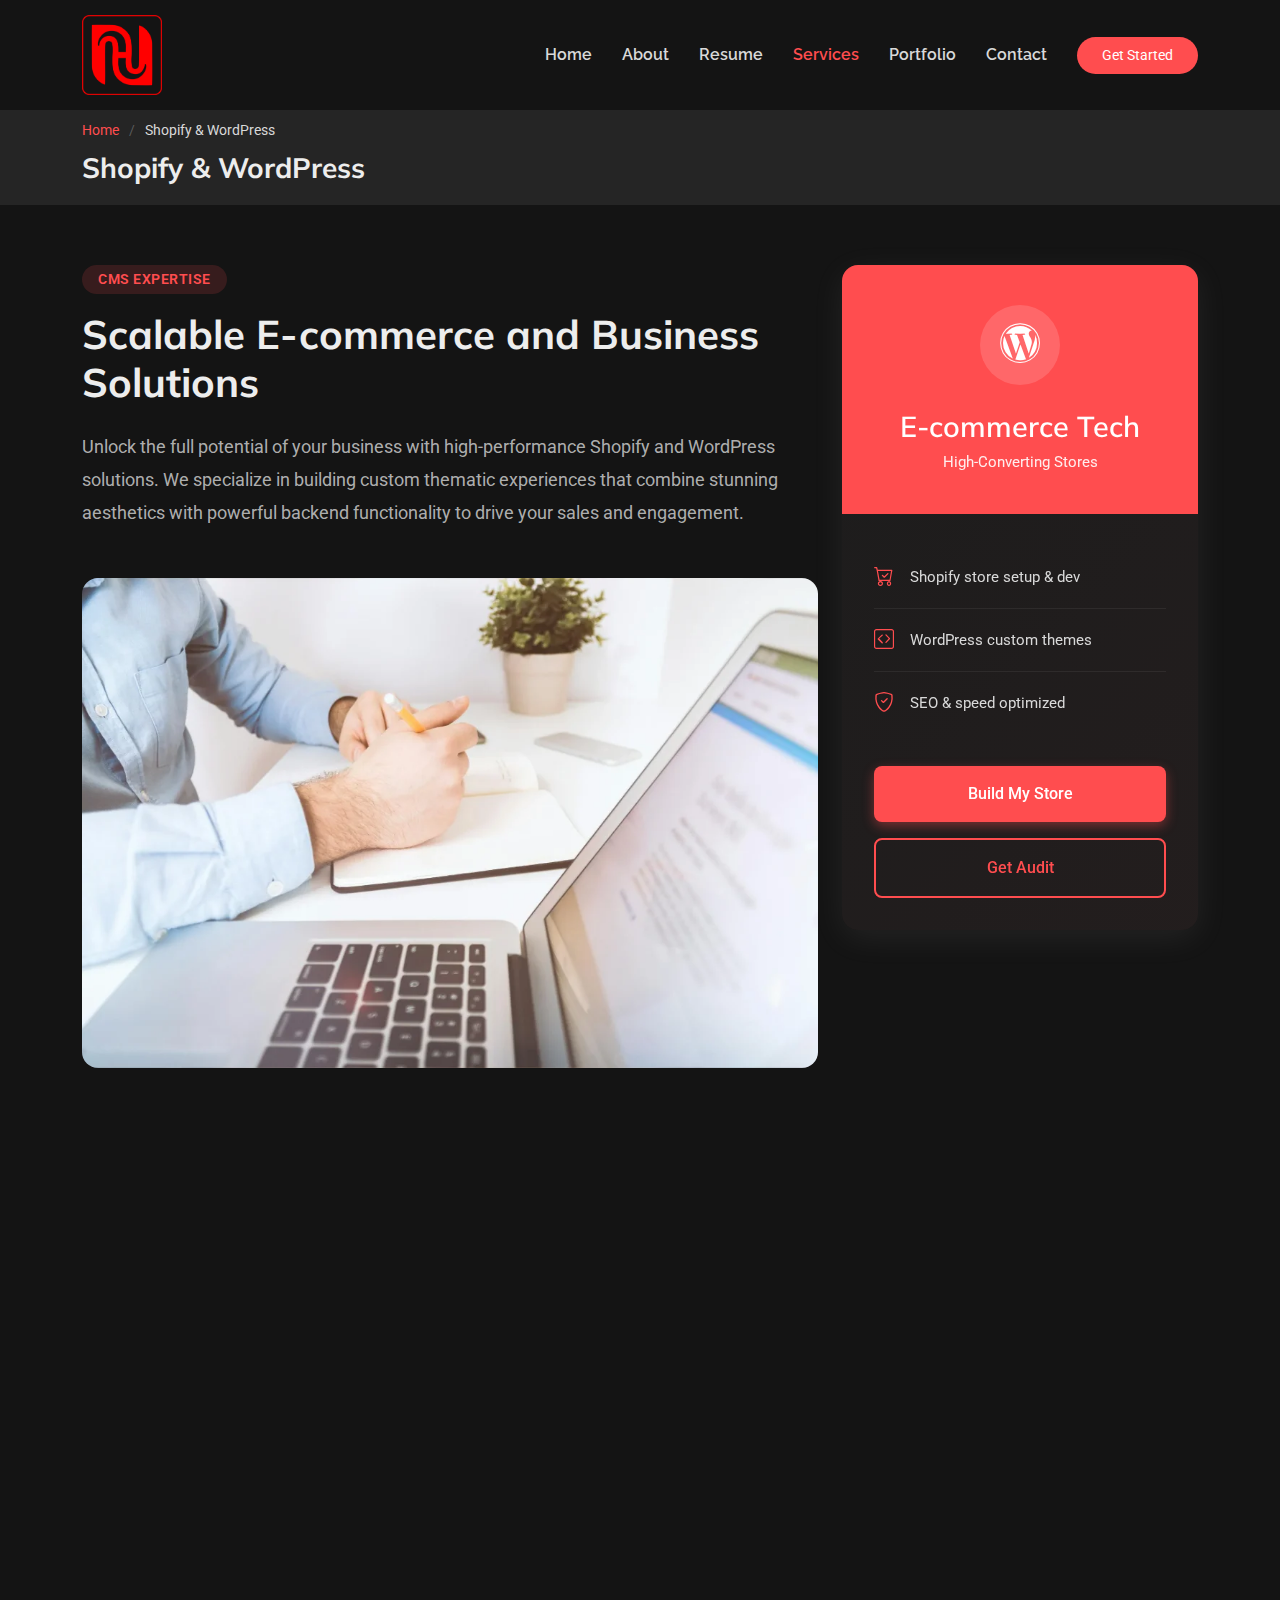
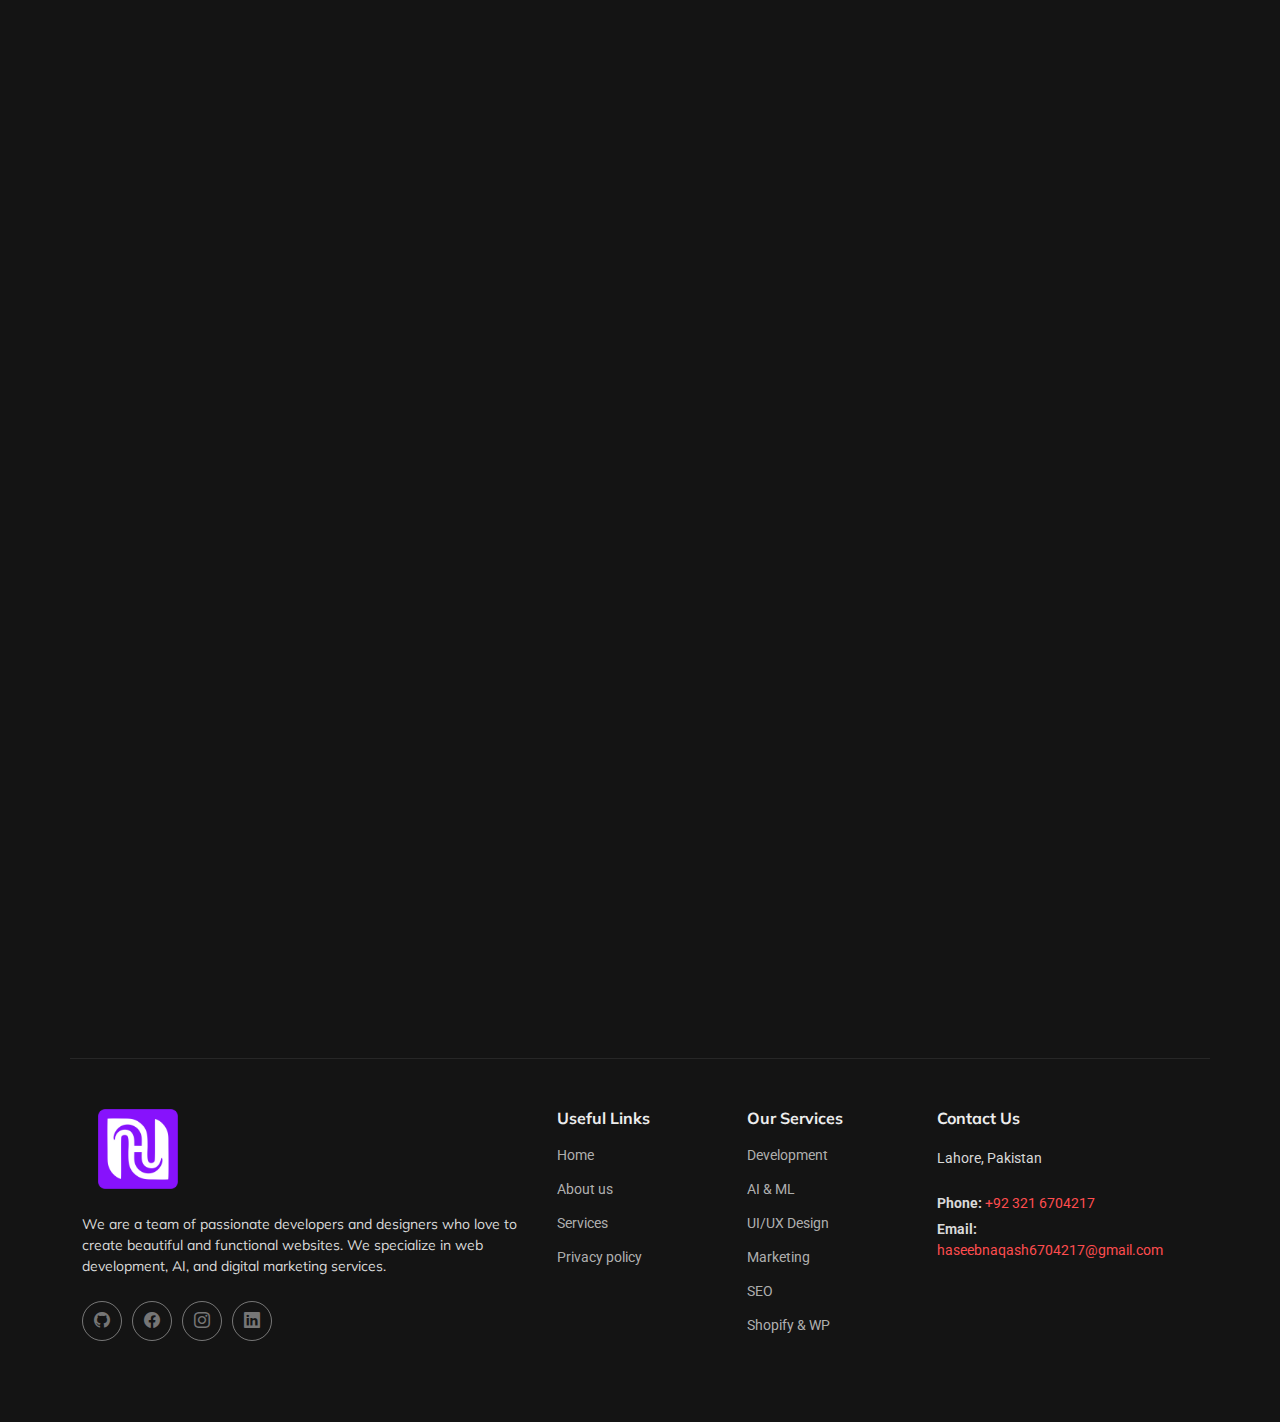
<file: Services/shopify-wordpress.html>
<!DOCTYPE html>
<html lang="en">

<head>
  <meta charset="utf-8">
  <meta content="width=device-width, initial-scale=1.0" name="viewport">
  <title>Shopify & WordPress Development - Haseeb Naqash</title>
  <meta name="description" content="Expert Shopify and WordPress development for high-converting stores and custom business websites.">
  <meta name="keywords" content="Shopify Developer, WordPress Developer, E-commerce, Theme Customization, Plugin Development, WooCommerce">

  <!-- Favicons -->
  <link href="../assets/img/logo.png" rel="icon">

  <!-- Fonts -->
  <link href="https://fonts.googleapis.com" rel="preconnect">
  <link href="https://fonts.gstatic.com" rel="preconnect" crossorigin>
  <link href="https://fonts.googleapis.com/css2?family=Roboto:ital,wght@0,100;0,300;0,400;0,500;0,700;0,900;1,100;1,300;1,400;1,500;1,700;1,900&family=Raleway:ital,wght@0,100;0,200;0,300;0,400;0,500;0,600;0,700;0,800;0,900;1,100;1,200;1,300;1,400;1,500;1,600;1,700;1,800;1,900&family=Mulish:ital,wght@0,200;0,300;0,400;0,500;0,600;0,700;0,800;0,900;1,200;1,300;1,400;1,500;1,600;1,700;1,800;1,900&display=swap" rel="stylesheet">

  <!-- Vendor CSS Files -->
  <link href="../assets/vendor/bootstrap/css/bootstrap.min.css" rel="stylesheet">
  <link href="../assets/vendor/bootstrap-icons/bootstrap-icons.css" rel="stylesheet">
  <link href="../assets/vendor/aos/aos.css" rel="stylesheet">
  <link href="../assets/vendor/glightbox/css/glightbox.min.css" rel="stylesheet">
  <link href="../assets/vendor/swiper/swiper-bundle.min.css" rel="stylesheet">

  <!-- Main CSS File -->
  <link href="../assets/css/main.css" rel="stylesheet">
</head>

<body class="service-details-page">

  <header id="header" class="header d-flex align-items-center fixed-top">
    <div class="container-fluid container-xl position-relative d-flex align-items-center">

      <a href="../index.html" class="logo d-flex align-items-center me-auto">
        <img src="../assets/img/logo2.png" alt="Haseeb Naqash">
      </a>

      <nav id="navmenu" class="navmenu">
        <ul>
          <li><a href="../index.html">Home</a></li>
          <li><a href="../index.html#about">About</a></li>
          <li><a href="../index.html#resume">Resume</a></li>
          <li><a href="../index.html#services" class="active">Services</a></li>
          <li><a href="../index.html#portfolio">Portfolio</a></li>
          <li><a href="../index.html#contact">Contact</a></li>
        </ul>
        <i class="mobile-nav-toggle d-xl-none bi bi-list"></i>
      </nav>

      <a class="btn-getstarted" href="https://wa.me/923216704217">Get Started</a>

    </div>
  </header>

  <main class="main">

    <!-- Page Title -->
    <div class="page-title light-background">
      <div class="container">
        <nav class="breadcrumbs">
          <ol>
            <li><a href="../index.html">Home</a></li>
            <li class="current">Shopify & WordPress</li>
          </ol>
        </nav>
        <h1>Shopify & WordPress</h1>
      </div>
    </div><!-- End Page Title -->

    <!-- Service Details Section -->
    <section id="service-details" class="service-details section">

      <div class="container" data-aos="fade-up" data-aos-delay="100">

        <div class="row">

          <div class="col-lg-4 order-lg-2">

            <div class="sticky-sidebar">

              <div class="service-card" data-aos="fade-left" data-aos-delay="200">
                <div class="card-header">
                  <div class="service-icon">
                    <i class="bi bi-wordpress"></i>
                  </div>
                  <h3>E-commerce Tech</h3>
                  <p class="service-tagline">High-Converting Stores</p>
                </div>
                <div class="card-body">
                  <ul class="quick-info">
                    <li>
                      <i class="bi bi-cart-check"></i>
                      <span>Shopify store setup & dev</span>
                    </li>
                    <li>
                      <i class="bi bi-code-square"></i>
                      <span>WordPress custom themes</span>
                    </li>
                    <li>
                      <i class="bi bi-shield-check"></i>
                      <span>SEO & speed optimized</span>
                    </li>
                  </ul>
                  <div class="cta-buttons">
                    <a href="https://wa.me/923216704217" class="btn-primary">Build My Store</a>
                    <a href="../index.html#contact" class="btn-secondary">Get Audit</a>
                  </div>
                </div>
              </div>

              <div class="contact-card" data-aos="fade-left" data-aos-delay="300">
                <h4>Scale Your Business</h4>
                <p>Launch your professional store or business website today.</p>
                <div class="contact-methods">
                  <a href="mailto:haseebnaqash6704217@gmail.com" class="contact-item">
                    <i class="bi bi-envelope"></i>
                    <span>haseebnaqash6704217@gmail.com</span>
                  </a>
                  <a href="tel:+923216704217" class="contact-item">
                    <i class="bi bi-telephone"></i>
                    <span>+92 321 6704217</span>
                  </a>
                </div>
              </div>

            </div>

          </div>

          <div class="col-lg-8 order-lg-1">

            <div class="service-overview" data-aos="fade-up" data-aos-delay="200">
              <div class="overview-header">
                <span class="badge">CMS Expertise</span>
                <h2>Scalable E-commerce and Business Solutions</h2>
              </div>
              <p class="lead-text">Unlock the full potential of your business with high-performance Shopify and WordPress solutions. We specialize in building custom thematic experiences that combine stunning aesthetics with powerful backend functionality to drive your sales and engagement.</p>
            </div>

            <div class="service-image-showcase" data-aos="zoom-in" data-aos-delay="300">
              <img src="../assets/img/services/services-1.webp" alt="Shopify WordPress Services" class="img-fluid main-image">
            </div>

            <div class="features-grid" data-aos="fade-up" data-aos-delay="400">
              <h3 class="section-heading">What We Do Best</h3>
              <div class="row g-4">
                <div class="col-md-6">
                  <div class="feature-box">
                    <div class="icon-wrapper">
                      <i class="bi bi-shop"></i>
                    </div>
                    <h4>Shopify Store Development</h4>
                    <p>End-to-end Shopify setup, theme customization (Liquid), and app integrations for a global sales presence.</p>
                  </div>
                </div>
                <div class="col-md-6">
                  <div class="feature-box">
                    <div class="icon-wrapper">
                      <i class="bi bi-layout-wtf"></i>
                    </div>
                    <h4>Custom WordPress Themes</h4>
                    <p>Developing lightweight, SEO-friendly WordPress themes from scratch or customizing premium builders like Elementor.</p>
                  </div>
                </div>
                <div class="col-md-6">
                  <div class="feature-box">
                    <div class="icon-wrapper">
                      <i class="bi bi-plugin"></i>
                    </div>
                    <h4>Plugin & API Integration</h4>
                    <p>Securing your site with essential plugins and integrating payment gateways or custom APIs for better automation.</p>
                  </div>
                </div>
                <div class="col-md-6">
                  <div class="feature-box">
                    <div class="icon-wrapper">
                      <i class="bi bi-speedometer2"></i>
                    </div>
                    <h4>Performance Optimization</h4>
                    <p>Improving Core Web Vitals to ensure sub-2-second load times and higher search rankings for your platforms.</p>
                  </div>
                </div>
              </div>
            </div>

            <div class="workflow-section" data-aos="fade-up" data-aos-delay="500">
              <h3 class="section-heading">Project Workflow</h3>
              <div class="timeline">
                <div class="timeline-item">
                  <div class="timeline-marker">1</div>
                  <div class="timeline-content">
                    <h4>Conceptualization</h4>
                    <p>Defining the user journey, wireframing the store layout, and choosing the right platform for your needs.</p>
                  </div>
                </div>
                <div class="timeline-item">
                  <div class="timeline-marker">2</div>
                  <div class="timeline-content">
                    <h4>Development</h4>
                    <p>Implementation of custom coding (HTML/CSS/Liquid) and plugin configuration in a secure staging environment.</p>
                  </div>
                </div>
                <div class="timeline-item">
                  <div class="timeline-marker">3</div>
                  <div class="timeline-content">
                    <h4>Launch & Sync</h4>
                    <p>Testing payment gateways and final SEO checks before migrating to your live domain.</p>
                  </div>
                </div>
              </div>
            </div>

          </div>

        </div>

      </div>

    </section><!-- /Service Details Section -->

  </main>

  <footer id="footer" class="footer">

    <div class="container footer-top">
      <div class="row gy-4">
        <div class="col-lg-5 col-md-12 footer-about">
          <a href="../index.html" class="logo d-flex align-items-center">
            <img src="../assets/img/logo.png" alt="Haseeb Naqash">
          </a>
          <p>We are a team of passionate developers and designers who love to create beautiful and functional websites.
            We specialize in web development, AI, and digital marketing services.</p>
          <div class="social-links d-flex mt-4">
            <a href="https://github.com/Haseeb-Naqash"><i class="bi bi-github"></i></a>
            <a href="https://www.facebook.com/haseeb.naqash786"><i class="bi bi-facebook"></i></a>
            <a href="https://www.instagram.com/itx_haseeb_naqash"><i class="bi bi-instagram"></i></a>
            <a href="https://www.linkedin.com/in/haseeb-naqash/"><i class="bi bi-linkedin"></i></a>
          </div>
        </div>

        <div class="col-lg-2 col-6 footer-links">
          <h4>Useful Links</h4>
          <ul>
            <li><a href="../index.html">Home</a></li>
            <li><a href="../index.html#about">About us</a></li>
            <li><a href="../index.html#services">Services</a></li>
            <li><a href="../privacy.html">Privacy policy</a></li>
          </ul>
        </div>

        <div class="col-lg-2 col-6 footer-links">
          <h4>Our Services</h4>
          <ul>
            <li><a href="development.html">Development</a></li>
            <li><a href="ai-machine-learning.html">AI & ML</a></li>
            <li><a href="ui-ux-design.html">UI/UX Design</a></li>
            <li><a href="digital-marketing.html">Marketing</a></li>
            <li><a href="seo-services.html">SEO</a></li>
            <li><a href="shopify-wordpress.html">Shopify & WP</a></li>
          </ul>
        </div>

        <div class="col-lg-3 col-md-12 footer-contact text-center text-md-start">
          <h4>Contact Us</h4>
          <p>Lahore, Pakistan</p>
          <p class="mt-4"><strong>Phone:</strong> <span><a href="tel:+923216704217">+92 321 6704217</a></span></p>
          <p><strong>Email:</strong>
            <span><a href="mailto:haseebnaqash6704217@gmail.com">haseebnaqash6704217@gmail.com</a></span>
          </p>
        </div>

      </div>
    </div>

    
  </footer>

  <!-- Scroll Top -->
  <a href="#" id="scroll-top" class="scroll-top d-flex align-items-center justify-content-center"><i class="bi bi-arrow-up-short"></i></a>

    <!-- Vendor JS Files -->
  <script src="../assets/vendor/bootstrap/js/bootstrap.bundle.min.js"></script>
  <script src="../assets/vendor/php-email-form/validate.js"></script>
  <script src="../assets/vendor/aos/aos.js"></script>
  <script src="../assets/vendor/typed.js/typed.umd.js"></script>
  <script src="../assets/vendor/waypoints/noframework.waypoints.js"></script>
  <script src="../assets/vendor/glightbox/js/glightbox.min.js"></script>
  <script src="../assets/vendor/imagesloaded/imagesloaded.pkgd.min.js"></script>
  <script src="../assets/vendor/isotope-layout/isotope.pkgd.min.js"></script>
  <script src="../assets/vendor/swiper/swiper-bundle.min.js"></script>

  <!-- Main JS File -->
  <script src="../assets/js/main.js"></script>

</body>

</html>
</file>
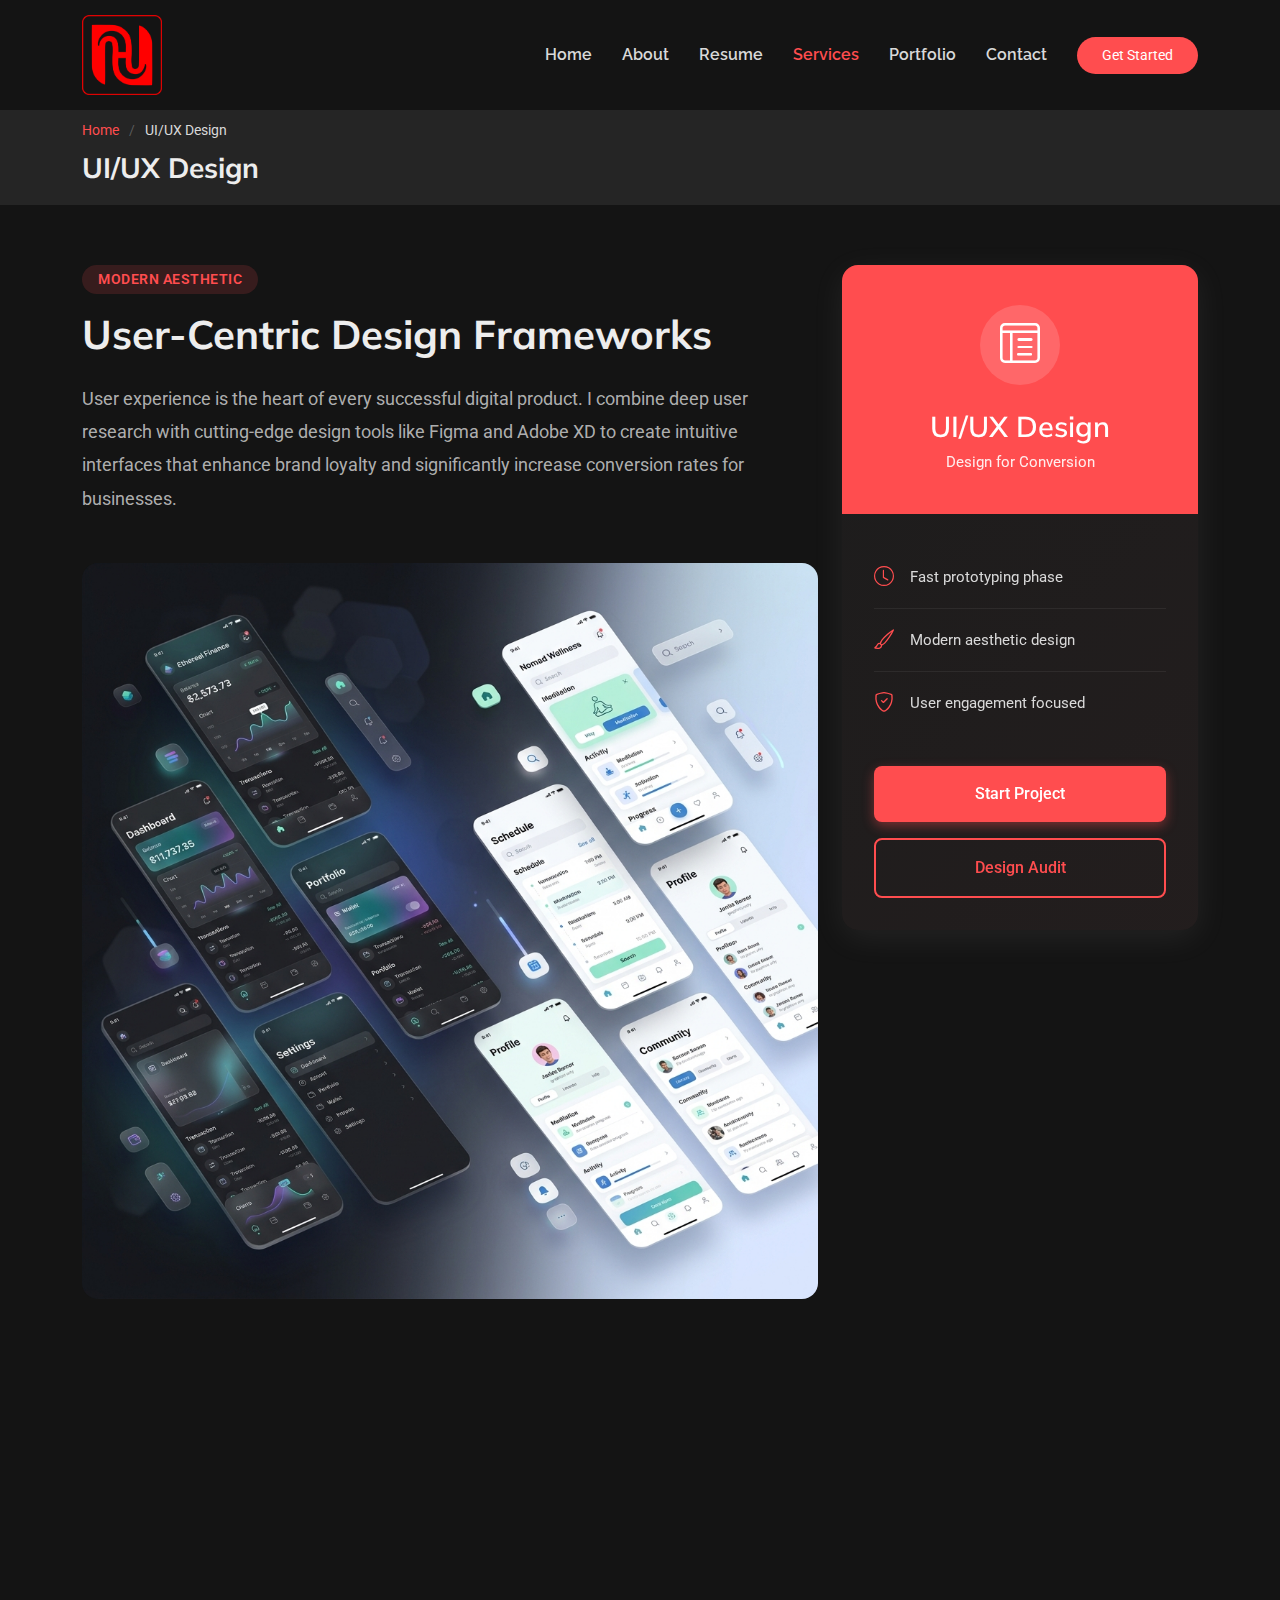
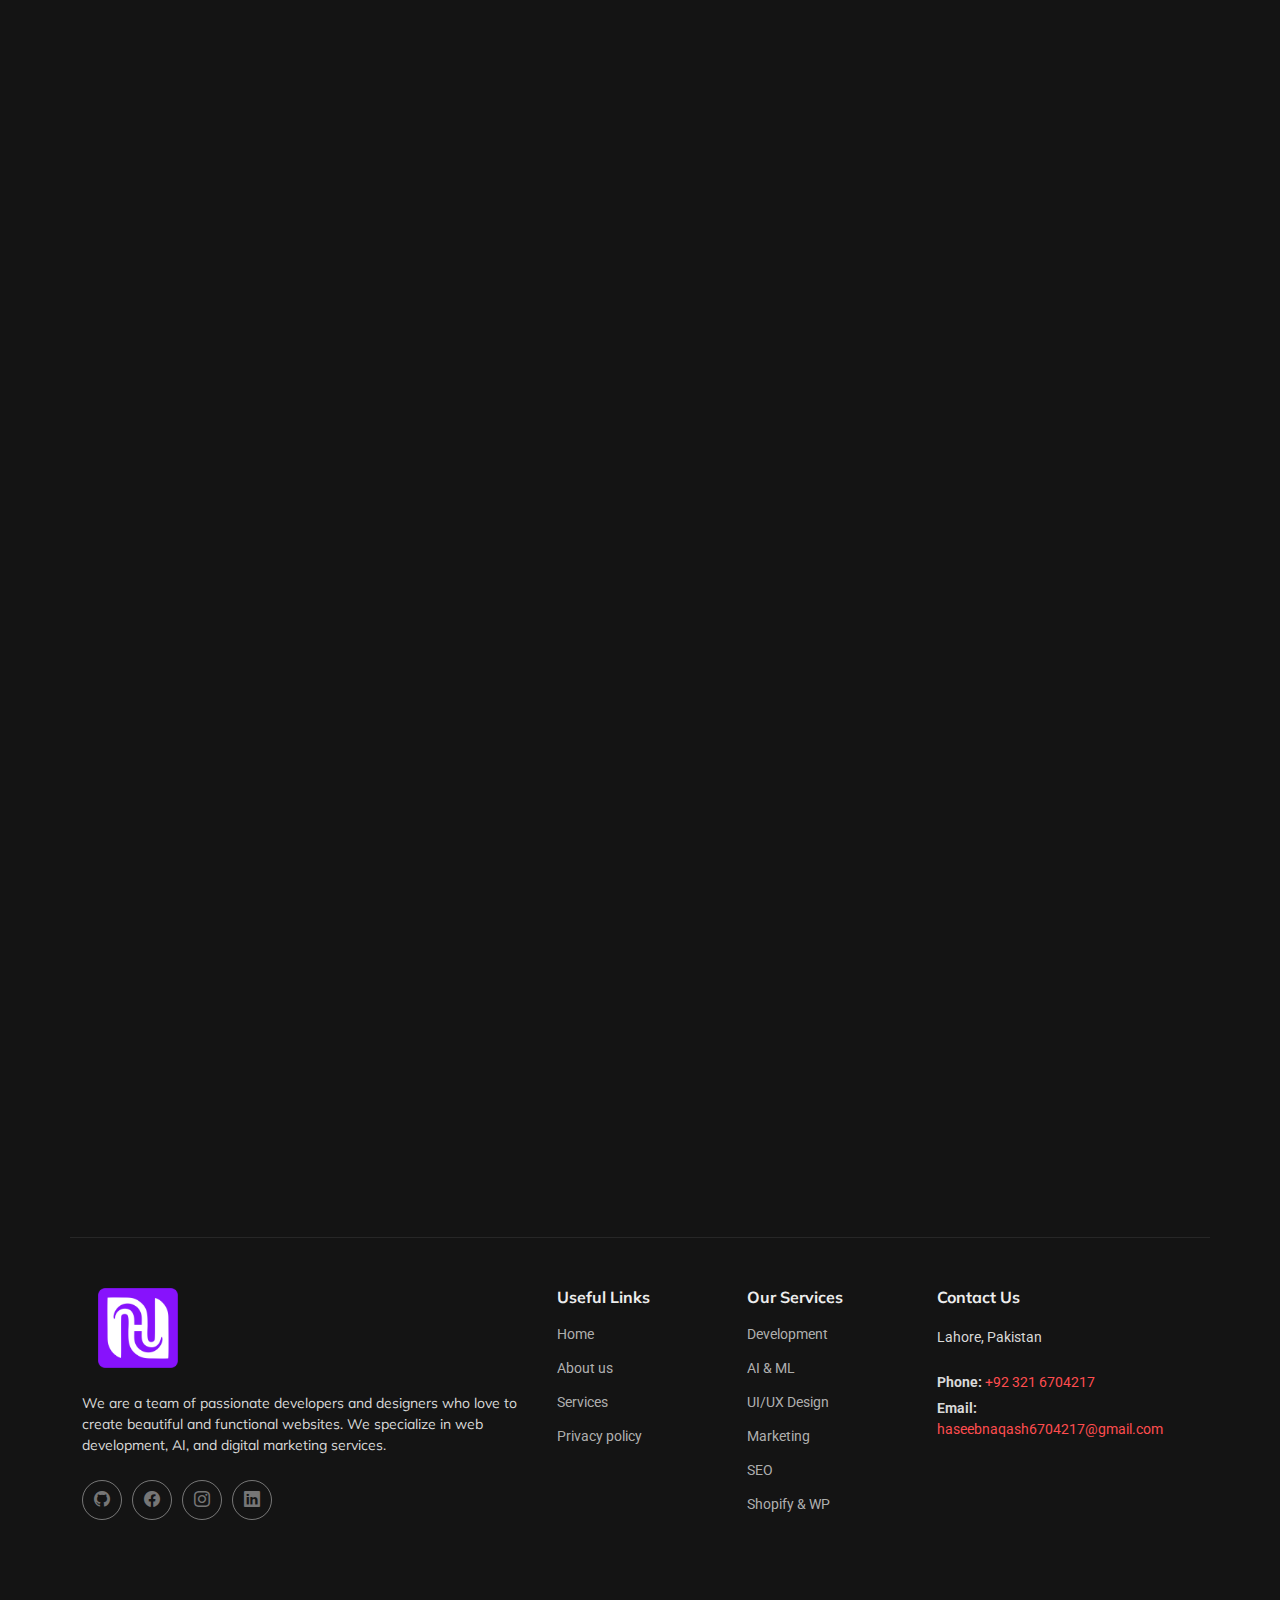
<file: Services/ui-ux-design.html>
<!DOCTYPE html>
<html lang="en">

<head>
  <meta charset="utf-8">
  <meta content="width=device-width, initial-scale=1.0" name="viewport">
  <title>UI/UX Design - Haseeb Naqash</title>
  <meta name="description" content="User-centric interface design that boosts engagement and conversions for digital products.">
  <meta name="keywords" content="UI/UX Design, User Experience, User Interface, Prototyping, Figma, Adobe XD">

  <!-- Favicons -->
  <link href="../assets/img/logo.png" rel="icon">

  <!-- Fonts -->
  <link href="https://fonts.googleapis.com" rel="preconnect">
  <link href="https://fonts.gstatic.com" rel="preconnect" crossorigin>
  <link href="https://fonts.googleapis.com/css2?family=Roboto:ital,wght@0,100;0,300;0,400;0,500;0,700;0,900;1,100;1,300;1,400;1,500;1,700;1,900&family=Raleway:ital,wght@0,100;0,200;0,300;0,400;0,500;0,600;0,700;0,800;0,900;1,100;1,200;1,300;1,400;1,500;1,600;1,700;1,800;1,900&family=Mulish:ital,wght@0,200;0,300;0,400;0,500;0,600;0,700;0,800;0,900;1,200;1,300;1,400;1,500;1,600;1,700;1,800;1,900&display=swap" rel="stylesheet">

  <!-- Vendor CSS Files -->
  <link href="../assets/vendor/bootstrap/css/bootstrap.min.css" rel="stylesheet">
  <link href="../assets/vendor/bootstrap-icons/bootstrap-icons.css" rel="stylesheet">
  <link href="../assets/vendor/aos/aos.css" rel="stylesheet">
  <link href="../assets/vendor/glightbox/css/glightbox.min.css" rel="stylesheet">
  <link href="../assets/vendor/swiper/swiper-bundle.min.css" rel="stylesheet">

  <!-- Main CSS File -->
  <link href="../assets/css/main.css" rel="stylesheet">
</head>

<body class="service-details-page">

  <header id="header" class="header d-flex align-items-center fixed-top">
    <div class="container-fluid container-xl position-relative d-flex align-items-center">

      <a href="../index.html" class="logo d-flex align-items-center me-auto">
        <img src="../assets/img/logo2.png" alt="Haseeb Naqash">
      </a>

      <nav id="navmenu" class="navmenu">
        <ul>
          <li><a href="../index.html">Home</a></li>
          <li><a href="../index.html#about">About</a></li>
          <li><a href="../index.html#resume">Resume</a></li>
          <li><a href="../index.html#services" class="active">Services</a></li>
          <li><a href="../index.html#portfolio">Portfolio</a></li>
          <li><a href="../index.html#contact">Contact</a></li>
        </ul>
        <i class="mobile-nav-toggle d-xl-none bi bi-list"></i>
      </nav>

      <a class="btn-getstarted" href="https://wa.me/923216704217">Get Started</a>

    </div>
  </header>

  <main class="main">

    <!-- Page Title -->
    <div class="page-title light-background">
      <div class="container">
        <nav class="breadcrumbs">
          <ol>
            <li><a href="../index.html">Home</a></li>
            <li class="current">UI/UX Design</li>
          </ol>
        </nav>
        <h1>UI/UX Design</h1>
      </div>
    </div><!-- End Page Title -->

    <!-- Service Details Section -->
    <section id="service-details" class="service-details section">

      <div class="container" data-aos="fade-up" data-aos-delay="100">

        <div class="row">

          <div class="col-lg-4 order-lg-2">

            <div class="sticky-sidebar">

              <div class="service-card" data-aos="fade-left" data-aos-delay="200">
                <div class="card-header">
                  <div class="service-icon">
                    <i class="bi bi-layout-text-window-reverse"></i>
                  </div>
                  <h3>UI/UX Design</h3>
                  <p class="service-tagline">Design for Conversion</p>
                </div>
                <div class="card-body">
                  <ul class="quick-info">
                    <li>
                      <i class="bi bi-clock"></i>
                      <span>Fast prototyping phase</span>
                    </li>
                    <li>
                      <i class="bi bi-brush"></i>
                      <span>Modern aesthetic design</span>
                    </li>
                    <li>
                      <i class="bi bi-shield-check"></i>
                      <span>User engagement focused</span>
                    </li>
                  </ul>
                  <div class="cta-buttons">
                    <a href="https://wa.me/923216704217" class="btn-primary">Start Project</a>
                    <a href="../index.html#contact" class="btn-secondary">Design Audit</a>
                  </div>
                </div>
              </div>

              <div class="contact-card" data-aos="fade-left" data-aos-delay="300">
                <h4>Let's Chat Design</h4>
                <p>Improve your digital product's user interface today.</p>
                <div class="contact-methods">
                  <a href="mailto:haseebnaqash6704217@gmail.com" class="contact-item">
                    <i class="bi bi-envelope"></i>
                    <span>haseebnaqash6704217@gmail.com</span>
                  </a>
                  <a href="tel:+923216704217" class="contact-item">
                    <i class="bi bi-telephone"></i>
                    <span>+92 321 6704217</span>
                  </a>
                </div>
              </div>

            </div>

          </div>

          <div class="col-lg-8 order-lg-1">

            <div class="service-overview" data-aos="fade-up" data-aos-delay="200">
              <div class="overview-header">
                <span class="badge">Modern Aesthetic</span>
                <h2>User-Centric Design Frameworks</h2>
              </div>
              <p class="lead-text">User experience is the heart of every successful digital product. I combine deep user research with cutting-edge design tools like Figma and Adobe XD to create intuitive interfaces that enhance brand loyalty and significantly increase conversion rates for businesses.</p>
            </div>

            <div class="service-image-showcase" data-aos="zoom-in" data-aos-delay="300">
              <img src="../assets/img/services/services-2.webp" alt="UI/UX Design" class="img-fluid main-image">
            </div>

            <div class="features-grid" data-aos="fade-up" data-aos-delay="400">
              <h3 class="section-heading">Our Design Approach</h3>
              <div class="row g-4">
                <div class="col-md-6">
                  <div class="feature-box">
                    <div class="icon-wrapper">
                      <i class="bi bi-search"></i>
                    </div>
                    <h4>User Research</h4>
                    <p>Conducting competitor analysis and user surveys to build a solid foundation for every design decision.</p>
                  </div>
                </div>
                <div class="col-md-6">
                  <div class="feature-box">
                    <div class="icon-wrapper">
                      <i class="bi bi-pencil-square"></i>
                    </div>
                    <h4>Wireframing</h4>
                    <p>Creating low-fidelity layout plans that prioritize information architecture and user flow efficiency.</p>
                  </div>
                </div>
                <div class="col-md-6">
                  <div class="feature-box">
                    <div class="icon-wrapper">
                      <i class="bi bi-magic"></i>
                    </div>
                    <h4>High-Fidelity Design</h4>
                    <p>Developing pixel-perfect visuals that align with your branding and evoke the right emotions for your users.</p>
                  </div>
                </div>
                <div class="col-md-6">
                  <div class="feature-box">
                    <div class="icon-wrapper">
                      <i class="bi bi-play-circle"></i>
                    </div>
                    <h4>Interactive Prototypes</h4>
                    <p>Building clickable demonstrations that showcase complex interactions before a single line of code is written.</p>
                  </div>
                </div>
              </div>
            </div>

            <div class="workflow-section" data-aos="fade-up" data-aos-delay="500">
              <h3 class="section-heading">Design Workflow</h3>
              <div class="timeline">
                <div class="timeline-item">
                  <div class="timeline-marker">1</div>
                  <div class="timeline-content">
                    <h4>Analyze & Strategize</h4>
                    <p>Defining project goals and mapping out the user journey to ensure intuitive navigation.</p>
                  </div>
                </div>
                <div class="timeline-item">
                  <div class="timeline-marker">2</div>
                  <div class="timeline-content">
                    <h4>Visual Design</h4>
                    <p>Crafting beautiful aesthetics that maintain consistency across all pages and components.</p>
                  </div>
                </div>
                <div class="timeline-item">
                  <div class="timeline-marker">3</div>
                  <div class="timeline-content">
                    <h4>Handoff & Support</h4>
                    <p>Delivering production-ready design files and guidelines to ensure a smooth transition to development.</p>
                  </div>
                </div>
              </div>
            </div>

          </div>

        </div>

      </div>

    </section><!-- /Service Details Section -->

  </main>

  <footer id="footer" class="footer">

    <div class="container footer-top">
      <div class="row gy-4">
        <div class="col-lg-5 col-md-12 footer-about">
          <a href="../index.html" class="logo d-flex align-items-center">
            <img src="../assets/img/logo.png" alt="Haseeb Naqash">
          </a>
          <p>We are a team of passionate developers and designers who love to create beautiful and functional websites.
            We specialize in web development, AI, and digital marketing services.</p>
          <div class="social-links d-flex mt-4">
            <a href="https://github.com/Haseeb-Naqash"><i class="bi bi-github"></i></a>
            <a href="https://www.facebook.com/haseeb.naqash786"><i class="bi bi-facebook"></i></a>
            <a href="https://www.instagram.com/itx_haseeb_naqash"><i class="bi bi-instagram"></i></a>
            <a href="https://www.linkedin.com/in/haseeb-naqash/"><i class="bi bi-linkedin"></i></a>
          </div>
        </div>

        <div class="col-lg-2 col-6 footer-links">
          <h4>Useful Links</h4>
          <ul>
            <li><a href="../index.html">Home</a></li>
            <li><a href="../index.html#about">About us</a></li>
            <li><a href="../index.html#services">Services</a></li>
            <li><a href="../privacy.html">Privacy policy</a></li>
          </ul>
        </div>

        <div class="col-lg-2 col-6 footer-links">
          <h4>Our Services</h4>
          <ul>
            <li><a href="development.html">Development</a></li>
            <li><a href="ai-machine-learning.html">AI & ML</a></li>
            <li><a href="ui-ux-design.html">UI/UX Design</a></li>
            <li><a href="digital-marketing.html">Marketing</a></li>
            <li><a href="seo-services.html">SEO</a></li>
            <li><a href="shopify-wordpress.html">Shopify & WP</a></li>
          </ul>
        </div>

        <div class="col-lg-3 col-md-12 footer-contact text-center text-md-start">
          <h4>Contact Us</h4>
          <p>Lahore, Pakistan</p>
          <p class="mt-4"><strong>Phone:</strong> <span><a href="tel:+923216704217">+92 321 6704217</a></span></p>
          <p><strong>Email:</strong>
            <span><a href="mailto:haseebnaqash6704217@gmail.com">haseebnaqash6704217@gmail.com</a></span>
          </p>
        </div>

      </div>
    </div>

    
  </footer>

  <!-- Scroll Top -->
  <a href="#" id="scroll-top" class="scroll-top d-flex align-items-center justify-content-center"><i class="bi bi-arrow-up-short"></i></a>

    <!-- Vendor JS Files -->
  <script src="../assets/vendor/bootstrap/js/bootstrap.bundle.min.js"></script>
  <script src="../assets/vendor/php-email-form/validate.js"></script>
  <script src="../assets/vendor/aos/aos.js"></script>
  <script src="../assets/vendor/typed.js/typed.umd.js"></script>
  <script src="../assets/vendor/waypoints/noframework.waypoints.js"></script>
  <script src="../assets/vendor/glightbox/js/glightbox.min.js"></script>
  <script src="../assets/vendor/imagesloaded/imagesloaded.pkgd.min.js"></script>
  <script src="../assets/vendor/isotope-layout/isotope.pkgd.min.js"></script>
  <script src="../assets/vendor/swiper/swiper-bundle.min.js"></script>

  <!-- Main JS File -->
  <script src="../assets/js/main.js"></script>

</body>

</html>
</file>
<file: assets/css/main.css>
/**
* Template Name: Haseeb
* Template URL: https://bootstrapmade.com/haseeb-bootstrap-portfolio-template/
* Updated: Oct 04 2025 with Bootstrap v5.3.8
* Author: BootstrapMade.com
* License: https://bootstrapmade.com/license/
*/

@charset "UTF-8";

/* Fonts */
:root {
  --default-font: "Roboto", system-ui, -apple-system, "Segoe UI", Roboto, "Helvetica Neue", Arial, "Noto Sans", "Liberation Sans", sans-serif, "Apple Color Emoji", "Segoe UI Emoji", "Segoe UI Symbol", "Noto Color Emoji";
  --heading-font: "Mulish", sans-serif;
  --nav-font: "Raleway", sans-serif;
}

:root {
  --background-color: #141414;
  --default-color: #d9d9d9;
  --heading-color: #ededed;
  --accent-color: #ff4d4f;
  --surface-color: #1c1c1c;
  /* The surface color is used as a background of boxed elements within sections, such as cards, icon boxes, or other elements that require a visual separation from the global background. */
  --contrast-color: #ffffff;
  /* Contrast color for text, ensuring readability against backgrounds of accent, heading, or default colors. */
}

/* Nav Menu Colors - The following color variables are used specifically for the navigation menu. They are separate from the global colors to allow for more customization options */
:root {
  --nav-color: #d9d9d9;
  /* The default color of the main navmenu links */
  --nav-hover-color: #ff4d4f;
  /* Applied to main navmenu links when they are hovered over or active */
  --nav-mobile-background-color: #2e2e2e;
  /* Used as the background color for mobile navigation menu */
  --nav-dropdown-background-color: #2e2e2e;
  /* Used as the background color for dropdown items that appear when hovering over primary navigation items */
  --nav-dropdown-color: #d9d9d9;
  /* Used for navigation links of the dropdown items in the navigation menu. */
  --nav-dropdown-hover-color: #ff4d4f;
  /* Similar to --nav-hover-color, this color is applied to dropdown navigation links when they are hovered over. */
}

/* Color Presets - These classes override global colors when applied to any section or element, providing reuse of the sam color scheme. */

.light-background {
  --background-color: rgba(41, 41, 41, 0.8);
  --surface-color: #484848;
}

.dark-background {
  --background-color: #060606;
  --default-color: #ffffff;
  --heading-color: #ffffff;
  --surface-color: #252525;
  --contrast-color: #ffffff;
}

/* Smooth scroll */
:root {
  scroll-behavior: smooth;
}

/*--------------------------------------------------------------
# General Styling & Shared Classes
--------------------------------------------------------------*/
body {
  color: var(--default-color);
  background-color: var(--background-color);
  font-family: var(--default-font);
}

a {
  color: var(--accent-color);
  text-decoration: none;
  transition: 0.3s;
}

a:hover {
  color: color-mix(in srgb, var(--accent-color), transparent 25%);
  text-decoration: none;
}

h1,
h2,
h3,
h4,
h5,
h6 {
  color: var(--heading-color);
  font-family: var(--heading-font);
}

/* PHP Email Form Messages
------------------------------*/
.php-email-form .error-message {
  display: none;
  background: #df1529;
  color: #ffffff;
  text-align: left;
  padding: 15px;
  margin-bottom: 24px;
  font-weight: 600;
}

.php-email-form .sent-message {
  display: none;
  color: #ffffff;
  background: #059652;
  text-align: center;
  padding: 15px;
  margin-bottom: 24px;
  font-weight: 600;
}

.php-email-form .loading {
  display: none;
  background: var(--surface-color);
  text-align: center;
  padding: 15px;
  margin-bottom: 24px;
}

.php-email-form .loading:before {
  content: "";
  display: inline-block;
  border-radius: 50%;
  width: 24px;
  height: 24px;
  margin: 0 10px -6px 0;
  border: 3px solid var(--accent-color);
  border-top-color: var(--surface-color);
  animation: php-email-form-loading 1s linear infinite;
}

@keyframes php-email-form-loading {
  0% {
    transform: rotate(0deg);
  }

  100% {
    transform: rotate(360deg);
  }
}

/*--------------------------------------------------------------
# Global Header
--------------------------------------------------------------*/
.header {
  --heading-color: #ffffff;
  color: var(--default-color);
  background-color: var(--background-color);
  padding: 15px 0;
  transition: all 0.5s;
  z-index: 997;
}

.header .logo {
  line-height: 1;
}

.header .logo img {
  max-height: 80px;
  margin-right: 8px;
}

.header .logo h1 {
  font-size: 30px;
  margin: 0;
  font-weight: 400;
  color: var(--heading-color);
}

.header .btn-getstarted,
.header .btn-getstarted:focus {
  color: var(--contrast-color);
  background: var(--accent-color);
  font-size: 14px;
  padding: 8px 25px;
  margin: 0 0 0 30px;
  border-radius: 50px;
  transition: 0.3s;
}

.header .btn-getstarted:hover,
.header .btn-getstarted:focus:hover {
  color: var(--contrast-color);
  background: color-mix(in srgb, var(--accent-color), transparent 15%);
}

@media (max-width: 1200px) {
  .header .logo {
    order: 1;
  }

  .header .btn-getstarted {
    order: 2;
    margin: 0 15px 0 0;
    padding: 6px 15px;
  }

  .header .navmenu {
    order: 3;
  }
}

@media (max-width: 768px) {
  .header .logo img {
    max-height: 50px;
  }
  .header .btn-getstarted {
    padding: 5px 12px;
    font-size: 12px;
    margin: 0 10px 0 0;
  }
}

@media (max-width: 480px) {
  .header .logo img {
    max-height: 40px;
  }
}

.scrolled .header {
  box-shadow: 0px 0 18px rgba(0, 0, 0, 0.1);
}

/* Global Header on Scroll
------------------------------*/
.scrolled .header {
  --background-color: rgba(20, 20, 20, 0.8);
}

/* Index Page Header
------------------------------*/
.index-page .header {
  --background-color: rgba(255, 255, 255, 0);
}

/* Index Page Header on Scroll
------------------------------*/
.index-page.scrolled .header {
  --background-color: rgba(20, 20, 20, 0.8);
}

/*--------------------------------------------------------------
# Navigation Menu
--------------------------------------------------------------*/
/* Navmenu - Desktop */
@media (min-width: 1200px) {
  .navmenu {
    padding: 0;
  }

  .navmenu ul {
    margin: 0;
    padding: 0;
    display: flex;
    list-style: none;
    align-items: center;
  }

  .navmenu li {
    position: relative;
  }

  .navmenu a,
  .navmenu a:focus {
    color: var(--nav-color);
    padding: 18px 15px;
    font-size: 16px;
    font-family: var(--nav-font);
    font-weight: 600;
    display: flex;
    align-items: center;
    justify-content: space-between;
    white-space: nowrap;
    transition: 0.3s;
  }

  .navmenu a i,
  .navmenu a:focus i {
    font-size: 12px;
    line-height: 0;
    margin-left: 5px;
    transition: 0.3s;
  }

  .navmenu li:last-child a {
    padding-right: 0;
  }

  .navmenu li:hover>a,
  .navmenu .active,
  .navmenu .active:focus {
    color: var(--nav-hover-color);
  }

  .navmenu .dropdown ul {
    margin: 0;
    padding: 10px 0;
    background: var(--nav-dropdown-background-color);
    display: block;
    position: absolute;
    visibility: hidden;
    left: 14px;
    top: 130%;
    opacity: 0;
    transition: 0.3s;
    border-radius: 4px;
    z-index: 99;
    box-shadow: 0px 0px 30px rgba(0, 0, 0, 0.1);
  }

  .navmenu .dropdown ul li {
    min-width: 200px;
  }

  .navmenu .dropdown ul a {
    padding: 10px 20px;
    font-size: 15px;
    text-transform: none;
    color: var(--nav-dropdown-color);
  }

  .navmenu .dropdown ul a i {
    font-size: 12px;
  }

  .navmenu .dropdown ul a:hover,
  .navmenu .dropdown ul .active:hover,
  .navmenu .dropdown ul li:hover>a {
    color: var(--nav-dropdown-hover-color);
  }

  .navmenu .dropdown:hover>ul {
    opacity: 1;
    top: 100%;
    visibility: visible;
  }

  .navmenu .dropdown .dropdown ul {
    top: 0;
    left: -90%;
    visibility: hidden;
  }

  .navmenu .dropdown .dropdown:hover>ul {
    opacity: 1;
    top: 0;
    left: -100%;
    visibility: visible;
  }
}

/* Navmenu - Mobile */
@media (max-width: 1199px) {
  .mobile-nav-toggle {
    color: var(--nav-color);
    font-size: 28px;
    line-height: 0;
    margin-right: 10px;
    cursor: pointer;
    transition: color 0.3s;
  }

  .navmenu {
    padding: 0;
    z-index: 9997;
  }

  .navmenu ul {
    display: none;
    list-style: none;
    position: absolute;
    inset: 60px 20px 20px 20px;
    padding: 10px 0;
    margin: 0;
    border-radius: 6px;
    background-color: var(--nav-mobile-background-color);
    overflow-y: auto;
    transition: 0.3s;
    z-index: 9998;
    box-shadow: 0px 0px 30px rgba(0, 0, 0, 0.1);
  }

  .navmenu a,
  .navmenu a:focus {
    color: var(--nav-dropdown-color);
    padding: 10px 20px;
    font-family: var(--nav-font);
    font-size: 17px;
    font-weight: 500;
    display: flex;
    align-items: center;
    justify-content: space-between;
    white-space: nowrap;
    transition: 0.3s;
  }

  .navmenu a i,
  .navmenu a:focus i {
    font-size: 12px;
    line-height: 0;
    margin-left: 5px;
    width: 30px;
    height: 30px;
    display: flex;
    align-items: center;
    justify-content: center;
    border-radius: 50%;
    transition: 0.3s;
    background-color: color-mix(in srgb, var(--accent-color), transparent 90%);
  }

  .navmenu a i:hover,
  .navmenu a:focus i:hover {
    background-color: var(--accent-color);
    color: var(--contrast-color);
  }

  .navmenu a:hover,
  .navmenu .active,
  .navmenu .active:focus {
    color: var(--nav-dropdown-hover-color);
  }

  .navmenu .active i,
  .navmenu .active:focus i {
    background-color: var(--accent-color);
    color: var(--contrast-color);
    transform: rotate(180deg);
  }

  .navmenu .dropdown ul {
    position: static;
    display: none;
    z-index: 99;
    padding: 10px 0;
    margin: 10px 20px;
    background-color: var(--nav-dropdown-background-color);
    border: 1px solid color-mix(in srgb, var(--default-color), transparent 90%);
    box-shadow: none;
    transition: all 0.5s ease-in-out;
  }

  .navmenu .dropdown ul ul {
    background-color: rgba(33, 37, 41, 0.1);
  }

  .navmenu .dropdown>.dropdown-active {
    display: block;
    background-color: rgba(33, 37, 41, 0.03);
  }

  .mobile-nav-active {
    overflow: hidden;
  }

  .mobile-nav-active .mobile-nav-toggle {
    color: #fff;
    position: absolute;
    font-size: 32px;
    top: 15px;
    right: 15px;
    margin-right: 0;
    z-index: 9999;
  }

  .mobile-nav-active .navmenu {
    position: fixed;
    overflow: hidden;
    inset: 0;
    background: rgba(33, 37, 41, 0.8);
    transition: 0.3s;
  }

  .mobile-nav-active .navmenu>ul {
    display: block;
  }
}

/*--------------------------------------------------------------
# Global Footer
--------------------------------------------------------------*/
.footer {
  color: var(--default-color);
  background-color: var(--background-color);
  font-size: 14px;
  padding-bottom: 50px;
  position: relative;
}

.footer .footer-top {
  padding-top: 50px;
  border-top: 1px solid color-mix(in srgb, var(--default-color), transparent 90%);
}

.footer .footer-about .logo {
  line-height: 1;
  margin-bottom: 25px;
}

.footer .footer-about .logo img {
  max-height: 80px;
  margin-left: 16px;
}

.footer .footer-about .logo span {
  color: var(--heading-color);
  font-size: 30px;
  font-weight: 700;
  letter-spacing: 1px;
  font-family: var(--heading-font);
}

.footer .footer-about p {
  font-size: 14px;
  font-family: var(--heading-font);
}

.footer .social-links a {
  display: flex;
  align-items: center;
  justify-content: center;
  width: 40px;
  height: 40px;
  border-radius: 50%;
  border: 1px solid color-mix(in srgb, var(--default-color), transparent 50%);
  font-size: 16px;
  color: color-mix(in srgb, var(--default-color), transparent 50%);
  margin-right: 10px;
  transition: 0.3s;
}

.footer .social-links a:hover {
  color: var(--accent-color);
  border-color: var(--accent-color);
}

.footer h4 {
  font-size: 16px;
  font-weight: bold;
  position: relative;
  padding-bottom: 12px;
}

.footer .footer-links {
  margin-bottom: 30px;
}

.footer .footer-links ul {
  list-style: none;
  padding: 0;
  margin: 0;
}

.footer .footer-links ul i {
  padding-right: 2px;
  font-size: 12px;
  line-height: 0;
}

.footer .footer-links ul li {
  padding: 10px 0;
  display: flex;
  align-items: center;
}

.footer .footer-links ul li:first-child {
  padding-top: 0;
}

.footer .footer-links ul a {
  color: color-mix(in srgb, var(--default-color), transparent 20%);
  display: inline-block;
  line-height: 1;
}

.footer .footer-links ul a:hover {
  color: var(--accent-color);
}

.footer .footer-contact p {
  margin-bottom: 5px;
}

.footer .copyright {
  padding-top: 25px;
  padding-bottom: 25px;
  background-color: color-mix(in srgb, var(--default-color), transparent 95%);
}

.footer .copyright p {
  margin-bottom: 0;
}

.footer .credits {
  margin-top: 6px;
  font-size: 13px;
}

/*--------------------------------------------------------------
# Preloader
--------------------------------------------------------------*/
#preloader {
  position: fixed;
  inset: 0;
  z-index: 999999;
  overflow: hidden;
  background: var(--background-color);
  transition: all 0.6s ease-out;
}

#preloader:before {
  content: "";
  position: fixed;
  top: calc(50% - 30px);
  left: calc(50% - 30px);
  border: 6px solid #ffffff;
  border-color: var(--accent-color) transparent var(--accent-color) transparent;
  border-radius: 50%;
  width: 60px;
  height: 60px;
  animation: animate-preloader 1.5s linear infinite;
}

@keyframes animate-preloader {
  0% {
    transform: rotate(0deg);
  }

  100% {
    transform: rotate(360deg);
  }
}

/*--------------------------------------------------------------
# Scroll Top Button
--------------------------------------------------------------*/
.scroll-top {
  position: fixed;
  visibility: hidden;
  opacity: 0;
  right: 15px;
  bottom: 15px;
  z-index: 99999;
  background-color: var(--accent-color);
  width: 40px;
  height: 40px;
  border-radius: 4px;
  transition: all 0.4s;
}

.scroll-top i {
  font-size: 24px;
  color: var(--contrast-color);
  line-height: 0;
}

.scroll-top:hover {
  background-color: color-mix(in srgb, var(--accent-color), transparent 20%);
  color: var(--contrast-color);
}

.scroll-top.active {
  visibility: visible;
  opacity: 1;
}

/*--------------------------------------------------------------
# Disable aos animation delay on mobile devices
--------------------------------------------------------------*/
@media screen and (max-width: 768px) {
  [data-aos-delay] {
    transition-delay: 0 !important;
  }
}

/*--------------------------------------------------------------
# Global Page Titles & Breadcrumbs
--------------------------------------------------------------*/
.page-title {
  color: var(--default-color);
  background-color: var(--background-color);
  padding: 20px 0;
  position: relative;
}

.page-title h1 {
  font-size: 28px;
  font-weight: 700;
  margin: 0;
}

.page-title .breadcrumbs ol {
  display: flex;
  flex-wrap: wrap;
  list-style: none;
  padding: 0 0 10px 0;
  margin: 0;
  font-size: 14px;
  font-weight: 400;
}

.page-title .breadcrumbs ol li+li {
  padding-left: 10px;
}

.page-title .breadcrumbs ol li+li::before {
  content: "/";
  display: inline-block;
  padding-right: 10px;
  color: color-mix(in srgb, var(--default-color), transparent 70%);
}

/*--------------------------------------------------------------
# Global Sections
--------------------------------------------------------------*/
section,
.section {
  color: var(--default-color);
  background-color: var(--background-color);
  padding: 60px 0;
  scroll-margin-top: 90px;
  overflow: clip;
}

@media (max-width: 1199px) {

  section,
  .section {
    scroll-margin-top: 66px;
  }
}

/*--------------------------------------------------------------
# Global Section Titles
--------------------------------------------------------------*/
.section-title {
  text-align: center;
  padding-bottom: 60px;
  position: relative;
}

.section-title h2 {
  font-size: 3.5rem;
  font-weight: 300;
  line-height: 1.2;
  color: var(--heading-color);
  margin-bottom: 1.5rem;
  letter-spacing: -1px;
}

@media (max-width: 768px) {
  .section-title h2 {
    font-size: 2.5rem;
  }
}

.section-title .subtitle {
  display: inline-block;
  font-size: 0.875rem;
  font-weight: 400;
  color: var(--accent-color);
  text-transform: uppercase;
  letter-spacing: 2px;
  margin-bottom: 1.5rem;
  position: relative;
}

.section-title .subtitle::after {
  content: "";
  position: absolute;
  bottom: -8px;
  left: 50%;
  transform: translateX(-50%);
  width: 40px;
  height: 1px;
  background: var(--accent-color);
}

.section-title p {
  font-size: 1.125rem;
  line-height: 1.8;
  color: color-mix(in srgb, var(--default-color), transparent 25%);
  max-width: 900px;
  margin: 0 auto;
  text-wrap: balance;
}

/*--------------------------------------------------------------
# Hero Section
--------------------------------------------------------------*/
.hero {
  padding-top: 80px;
  min-height: 100vh;
  position: relative;
  display: flex;
  align-items: center;
  justify-content: center;
  overflow: hidden;
  padding-bottom: 80px;
}

.hero img {
  position: absolute;
  inset: 0;
  display: block;
  width: 100%;
  height: 100%;
  object-fit: cover;
  z-index: 1;
}

.hero:before {
  content: "";
  background: color-mix(in srgb, var(--background-color), transparent 30%);
  position: absolute;
  inset: 0;
  z-index: 2;
  border-radius: 0;
}

.hero .container {
  position: relative;
  z-index: 3;
}

.hero h2 {
  margin: 0;
  font-size: 48px;
  font-weight: 700;
}

.hero p {
  margin: 10px 0 0 0;
  font-size: 24px;
  color: color-mix(in srgb, var(--default-color), transparent 20%);
}

.hero p span {
  color: var(--accent-color);
  letter-spacing: 1px;
  border-bottom: 2px solid var(--accent-color);
}

.hero .social-links {
  margin-top: 30px;
  display: flex;
  justify-content: center;
  gap: 15px;
}

.hero .social-links a {
  display: flex;
  align-items: center;
  justify-content: center;
  width: 50px;
  height: 50px;
  border-radius: 50%;
  background: color-mix(in srgb, var(--default-color), transparent 92%);
  color: var(--default-color);
  font-size: 20px;
  transition: 0.3s;
}

.hero .social-links a:hover {
  background: var(--accent-color);
  color: var(--contrast-color);
  transform: translateY(-3px);
}

@media (max-width: 768px) {
  .hero h2 {
    font-size: 32px;
  }

  .hero p {
    font-size: 20px;
  }
}

/*--------------------------------------------------------------
# About Section
--------------------------------------------------------------*/
.about {
  overflow: hidden;
  position: relative;
}

.about::before {
  content: "";
  position: absolute;
  top: -50%;
  right: -20%;
  width: 800px;
  height: 800px;
  background: radial-gradient(circle, color-mix(in srgb, var(--accent-color), transparent 85%) 0%, transparent 70%);
  border-radius: 50%;
  z-index: 0;
  pointer-events: none;
}

.about .container {
  position: relative;
  z-index: 1;
}

.about .profile-card {
  background: var(--surface-color);
  border-radius: 24px;
  padding: 40px;
  box-shadow: 0 8px 30px rgba(0, 0, 0, 0.08);
  position: sticky;
  top: 100px;
}

.about .profile-card .profile-header {
  text-align: center;
  padding-bottom: 30px;
  border-bottom: 1px solid color-mix(in srgb, var(--default-color), transparent 90%);
}

.about .profile-card .profile-header .profile-avatar {
  width: 140px;
  height: 140px;
  margin: 0 auto 24px;
  position: relative;
  border-radius: 50%;
  padding: 6px;
  background: linear-gradient(135deg, var(--accent-color), color-mix(in srgb, var(--accent-color), #ff6b9d 50%));
}

.about .profile-card .profile-header .profile-avatar img {
  width: 100%;
  height: 100%;
  object-fit: cover;
  border-radius: 50%;
  border: 4px solid var(--surface-color);
}

.about .profile-card .profile-header .profile-avatar .status-indicator {
  position: absolute;
  bottom: 8px;
  right: 8px;
  width: 24px;
  height: 24px;
  background: #10b981;
  border: 4px solid var(--surface-color);
  border-radius: 50%;
  animation: pulse 2s infinite;
}

.about .profile-card .profile-header h3 {
  font-size: 24px;
  font-weight: 700;
  margin-bottom: 8px;
  color: var(--heading-color);
}

.about .profile-card .profile-header .role {
  display: inline-block;
  font-size: 15px;
  color: var(--accent-color);
  font-weight: 500;
  margin-bottom: 16px;
}

.about .profile-card .profile-header .rating {
  display: flex;
  align-items: center;
  justify-content: center;
  gap: 4px;
  margin-top: 12px;
}

.about .profile-card .profile-header .rating i {
  color: #fbbf24;
  font-size: 16px;
}

.about .profile-card .profile-header .rating span {
  margin-left: 8px;
  font-weight: 600;
  color: var(--default-color);
  font-size: 15px;
}

.about .profile-card .profile-stats {
  display: grid;
  grid-template-columns: repeat(3, 1fr);
  gap: 20px;
  padding: 30px 0;
  border-bottom: 1px solid color-mix(in srgb, var(--default-color), transparent 90%);
}

.about .profile-card .profile-stats .stat-item {
  text-align: center;
}

.about .profile-card .profile-stats .stat-item h4 {
  font-size: 28px;
  font-weight: 700;
  color: var(--accent-color);
  margin-bottom: 6px;
}

.about .profile-card .profile-stats .stat-item p {
  font-size: 13px;
  color: color-mix(in srgb, var(--default-color), transparent 30%);
  text-transform: uppercase;
  letter-spacing: 0.5px;
  margin: 0;
}

.about .profile-card .profile-actions {
  display: flex;
  flex-direction: column;
  gap: 12px;
  padding: 30px 0;
  border-bottom: 1px solid color-mix(in srgb, var(--default-color), transparent 90%);
}

.about .profile-card .profile-actions a {
  display: flex;
  align-items: center;
  justify-content: center;
  gap: 10px;
  padding: 14px 24px;
  border-radius: 12px;
  font-weight: 600;
  font-size: 15px;
  text-decoration: none;
  transition: all 0.3s ease;
}

.about .profile-card .profile-actions a.btn-primary {
  background: var(--accent-color);
  color: var(--contrast-color);
}

.about .profile-card .profile-actions a.btn-primary:hover {
  background: color-mix(in srgb, var(--accent-color), #000 15%);
  transform: translateY(-2px);
  box-shadow: 0 6px 20px rgba(0, 0, 0, 0.15);
}

.about .profile-card .profile-actions a.btn-secondary {
  background: color-mix(in srgb, var(--accent-color), transparent 90%);
  color: var(--accent-color);
}

.about .profile-card .profile-actions a.btn-secondary:hover {
  background: color-mix(in srgb, var(--accent-color), transparent 85%);
}

.about .profile-card .profile-actions a i {
  font-size: 18px;
}

.about .profile-card .social-connect {
  display: flex;
  justify-content: center;
  gap: 12px;
  padding-top: 30px;
}

.about .profile-card .social-connect a {
  width: 44px;
  height: 44px;
  display: flex;
  align-items: center;
  justify-content: center;
  background: color-mix(in srgb, var(--default-color), transparent 94%);
  border-radius: 12px;
  color: var(--default-color);
  font-size: 18px;
  transition: all 0.3s ease;
}

.about .profile-card .social-connect a:hover {
  background: var(--accent-color);
  color: var(--contrast-color);
  transform: translateY(-3px);
}

.about .content-wrapper .bio-section {
  margin-bottom: 50px;
}

.about .content-wrapper .bio-section .section-tag {
  display: inline-block;
  padding: 6px 16px;
  background: color-mix(in srgb, var(--accent-color), transparent 90%);
  color: var(--accent-color);
  border-radius: 20px;
  font-size: 13px;
  font-weight: 600;
  text-transform: uppercase;
  letter-spacing: 0.5px;
  margin-bottom: 16px;
}

.about .content-wrapper .bio-section h2 {
  font-size: 36px;
  font-weight: 700;
  color: var(--heading-color);
  margin-bottom: 24px;
  line-height: 1.2;
}

.about .content-wrapper .bio-section p {
  font-size: 16px;
  line-height: 1.8;
  color: var(--default-color);
  margin-bottom: 16px;
}

.about .content-wrapper .bio-section p:last-child {
  margin-bottom: 0;
}

.about .content-wrapper .details-grid {
  display: grid;
  grid-template-columns: repeat(2, 1fr);
  gap: 24px;
  margin-bottom: 50px;
}

.about .content-wrapper .details-grid .detail-item {
  display: flex;
  align-items: center;
  gap: 16px;
  padding: 24px;
  background: var(--surface-color);
  border-radius: 16px;
  border: 1px solid color-mix(in srgb, var(--default-color), transparent 92%);
  transition: all 0.3s ease;
}

.about .content-wrapper .details-grid .detail-item:hover {
  border-color: var(--accent-color);
  transform: translateY(-3px);
  box-shadow: 0 8px 24px rgba(0, 0, 0, 0.08);
}

.about .content-wrapper .details-grid .detail-item i {
  font-size: 28px;
  color: var(--accent-color);
  flex-shrink: 0;
}

.about .content-wrapper .details-grid .detail-item .detail-content span {
  display: block;
  font-size: 13px;
  color: color-mix(in srgb, var(--default-color), transparent 40%);
  text-transform: uppercase;
  letter-spacing: 0.5px;
  margin-bottom: 4px;
}

.about .content-wrapper .details-grid .detail-item .detail-content strong {
  display: block;
  font-size: 16px;
  color: var(--heading-color);
  font-weight: 600;
}

.about .content-wrapper .skills-showcase .section-tag {
  display: inline-block;
  padding: 6px 16px;
  background: color-mix(in srgb, var(--accent-color), transparent 90%);
  color: var(--accent-color);
  border-radius: 20px;
  font-size: 13px;
  font-weight: 600;
  text-transform: uppercase;
  letter-spacing: 0.5px;
  margin-bottom: 16px;
}

.about .content-wrapper .skills-showcase h3 {
  font-size: 28px;
  font-weight: 700;
  color: var(--heading-color);
  margin-bottom: 32px;
}

.about .content-wrapper .skills-showcase .skills-list .skill-item {
  margin-bottom: 28px;
}

.about .content-wrapper .skills-showcase .skills-list .skill-item .skill-info {
  display: flex;
  justify-content: space-between;
  align-items: center;
  margin-bottom: 10px;
}

.about .content-wrapper .skills-showcase .skills-list .skill-item .skill-info .skill-name {
  font-size: 15px;
  font-weight: 600;
  color: var(--heading-color);
}

.about .content-wrapper .skills-showcase .skills-list .skill-item .skill-info .skill-percent {
  font-size: 15px;
  font-weight: 700;
  color: var(--accent-color);
}

.about .content-wrapper .skills-showcase .skills-list .skill-item .progress {
  height: 10px;
  border-radius: 10px;
  background: color-mix(in srgb, var(--default-color), transparent 94%);
  overflow: hidden;
}

.about .content-wrapper .skills-showcase .skills-list .skill-item .progress .progress-bar {
  width: 0;
  height: 100%;
  background: linear-gradient(90deg, var(--accent-color), color-mix(in srgb, var(--accent-color), #ff6b9d 50%));
  border-radius: 10px;
  transition: width 1.5s cubic-bezier(0.65, 0, 0.35, 1);
  position: relative;
}

.about .content-wrapper .skills-showcase .skills-list .skill-item .progress .progress-bar::after {
  content: "";
  position: absolute;
  top: 0;
  left: 0;
  right: 0;
  bottom: 0;
  background: linear-gradient(90deg, transparent, rgba(255, 255, 255, 0.4), transparent);
  animation: shimmer 2s infinite;
}

@keyframes pulse {

  0%,
  100% {
    opacity: 1;
  }

  50% {
    opacity: 0.6;
  }
}

@keyframes shimmer {
  0% {
    transform: translateX(-100%);
  }

  100% {
    transform: translateX(100%);
  }
}

@media (max-width: 992px) {
  .about .profile-card {
    position: static;
    margin-bottom: 40px;
  }

  .about .content-wrapper .bio-section h2 {
    font-size: 30px;
  }

  .about .content-wrapper .details-grid {
    grid-template-columns: 1fr;
  }

  .about .content-wrapper .skills-showcase h3 {
    font-size: 24px;
  }
}

@media (max-width: 576px) {
  .about .profile-card {
    padding: 30px 20px;
  }

  .about .profile-card .profile-header .profile-avatar {
    width: 120px;
    height: 120px;
  }

  .about .profile-card .profile-stats {
    grid-template-columns: repeat(3, 1fr);
    gap: 16px;
  }

  .about .profile-card .profile-stats .stat-item h4 {
    font-size: 24px;
  }

  .about .content-wrapper .bio-section h2 {
    font-size: 26px;
  }

  .about .content-wrapper .details-grid .detail-item {
    padding: 18px;
  }

  .about .content-wrapper .details-grid .detail-item i {
    font-size: 24px;
  }
}

/*--------------------------------------------------------------
# Resume Section
--------------------------------------------------------------*/
.resume .section-header {
  margin-bottom: 2.5rem;
}

.resume .section-header .header-content .section-badge {
  display: inline-block;
  background: linear-gradient(135deg, var(--accent-color), color-mix(in srgb, var(--accent-color), #6c5ce7 20%));
  color: var(--contrast-color);
  padding: 0.5rem 1.2rem;
  border-radius: 25px;
  font-size: 0.85rem;
  font-weight: 600;
  text-transform: uppercase;
  letter-spacing: 0.1em;
  margin-bottom: 1rem;
}

.resume .section-header .header-content h2 {
  font-size: 2.2rem;
  font-weight: 700;
  color: var(--heading-color);
  margin-bottom: 1rem;
  line-height: 1.2;
  letter-spacing: -0.02em;
}

.resume .section-header .header-content p {
  font-size: 1rem;
  line-height: 1.7;
  color: color-mix(in srgb, var(--default-color), transparent 35%);
  margin: 0;
}

.resume .experience-section .experience-cards {
  display: flex;
  flex-direction: column;
  gap: 1.5rem;
}

.resume .experience-section .experience-cards .exp-card {
  background: var(--surface-color);
  border-radius: 16px;
  padding: 2rem;
  border: 2px solid color-mix(in srgb, var(--default-color), transparent 95%);
  transition: all 0.3s ease;
  position: relative;
  overflow: hidden;
}

.resume .experience-section .experience-cards .exp-card::before {
  content: "";
  position: absolute;
  top: 0;
  left: 0;
  right: 0;
  height: 4px;
  background: linear-gradient(90deg, transparent, var(--accent-color), transparent);
  transform: translateX(-100%);
  transition: transform 0.3s ease;
}

.resume .experience-section .experience-cards .exp-card:hover {
  transform: translateY(-5px);
  border-color: color-mix(in srgb, var(--accent-color), transparent 80%);
  box-shadow: 0 15px 45px color-mix(in srgb, var(--default-color), transparent 85%);
}

.resume .experience-section .experience-cards .exp-card:hover::before {
  transform: translateX(0);
}

.resume .experience-section .experience-cards .exp-card.featured {
  border-color: color-mix(in srgb, var(--accent-color), transparent 70%);
  background: linear-gradient(135deg, var(--surface-color), color-mix(in srgb, var(--accent-color), transparent 95%));
}

.resume .experience-section .experience-cards .exp-card.featured::before {
  background: linear-gradient(90deg, var(--accent-color), color-mix(in srgb, var(--accent-color), #6c5ce7 20%), var(--accent-color));
}

.resume .experience-section .experience-cards .exp-card .card-header {
  display: flex;
  justify-content: space-between;
  align-items: center;
  margin-bottom: 1.5rem;
}

.resume .experience-section .experience-cards .exp-card .card-header .company-logo {
  width: 50px;
  height: 50px;
  background: linear-gradient(135deg, var(--accent-color), color-mix(in srgb, var(--accent-color), #6c5ce7 20%));
  border-radius: 12px;
  display: flex;
  align-items: center;
  justify-content: center;
}

.resume .experience-section .experience-cards .exp-card .card-header .company-logo i {
  font-size: 1.3rem;
  color: var(--contrast-color);
}

.resume .experience-section .experience-cards .exp-card .card-header .period-badge {
  background: color-mix(in srgb, var(--accent-color), transparent 85%);
  color: var(--accent-color);
  padding: 0.4rem 1rem;
  border-radius: 20px;
  font-size: 0.8rem;
  font-weight: 600;
  text-transform: uppercase;
  letter-spacing: 0.05em;
}

.resume .experience-section .experience-cards .exp-card .card-body h3 {
  font-size: 1.4rem;
  font-weight: 600;
  color: var(--heading-color);
  margin-bottom: 0.5rem;
  letter-spacing: -0.01em;
}

.resume .experience-section .experience-cards .exp-card .card-body .company-name {
  font-size: 1rem;
  color: color-mix(in srgb, var(--default-color), transparent 25%);
  font-weight: 500;
  margin-bottom: 0.3rem;
}

.resume .experience-section .experience-cards .exp-card .card-body .duration {
  display: inline-block;
  font-size: 0.9rem;
  color: var(--accent-color);
  font-weight: 600;
  background: color-mix(in srgb, var(--accent-color), transparent 90%);
  padding: 0.2rem 0.8rem;
  border-radius: 12px;
  margin-bottom: 1rem;
}

.resume .experience-section .experience-cards .exp-card .card-body .description {
  font-size: 0.95rem;
  line-height: 1.6;
  color: color-mix(in srgb, var(--default-color), transparent 35%);
  margin-bottom: 1.5rem;
}

.resume .experience-section .experience-cards .exp-card .card-body .skills-tags {
  display: flex;
  flex-wrap: wrap;
  gap: 0.5rem;
}

.resume .experience-section .experience-cards .exp-card .card-body .skills-tags .skill-tag {
  background: color-mix(in srgb, var(--accent-color), transparent 92%);
  color: var(--accent-color);
  padding: 0.3rem 0.8rem;
  border-radius: 15px;
  font-size: 0.8rem;
  font-weight: 500;
  border: 1px solid color-mix(in srgb, var(--accent-color), transparent 85%);
}

.resume .education-section .education-timeline .timeline-track {
  position: relative;
  padding-left: 2.5rem;
}

.resume .education-section .education-timeline .timeline-track::before {
  content: "";
  position: absolute;
  left: 10px;
  top: 0;
  bottom: 0;
  width: 2px;
  background: linear-gradient(180deg, var(--accent-color), color-mix(in srgb, var(--accent-color), transparent 50%));
}

.resume .education-section .education-timeline .timeline-track .timeline-item {
  position: relative;
  margin-bottom: 3rem;
}

.resume .education-section .education-timeline .timeline-track .timeline-item:last-child {
  margin-bottom: 0;
}

.resume .education-section .education-timeline .timeline-track .timeline-item .timeline-marker {
  position: absolute;
  left: -3.5rem;
  top: 0;
  width: 50px;
  height: 50px;
  background: linear-gradient(135deg, var(--accent-color), color-mix(in srgb, var(--accent-color), #6c5ce7 20%));
  border-radius: 50%;
  display: flex;
  align-items: center;
  justify-content: center;
  border: 4px solid var(--background-color);
  box-shadow: 0 0 0 3px color-mix(in srgb, var(--accent-color), transparent 80%);
}

.resume .education-section .education-timeline .timeline-track .timeline-item .timeline-marker i {
  font-size: 1.2rem;
  color: var(--contrast-color);
}

.resume .education-section .education-timeline .timeline-track .timeline-item .timeline-content {
  background: var(--surface-color);
  padding: 1.8rem;
  border-radius: 12px;
  border: 1px solid color-mix(in srgb, var(--default-color), transparent 95%);
  transition: all 0.3s ease;
}

.resume .education-section .education-timeline .timeline-track .timeline-item .timeline-content:hover {
  transform: translateX(5px);
  border-color: color-mix(in srgb, var(--accent-color), transparent 80%);
  box-shadow: 0 10px 30px color-mix(in srgb, var(--default-color), transparent 90%);
}

.resume .education-section .education-timeline .timeline-track .timeline-item .timeline-content .education-meta {
  display: flex;
  justify-content: space-between;
  align-items: center;
  margin-bottom: 1rem;
}

.resume .education-section .education-timeline .timeline-track .timeline-item .timeline-content .education-meta .year-range {
  font-size: 0.9rem;
  color: var(--accent-color);
  font-weight: 600;
  background: color-mix(in srgb, var(--accent-color), transparent 90%);
  padding: 0.3rem 0.8rem;
  border-radius: 15px;
}

.resume .education-section .education-timeline .timeline-track .timeline-item .timeline-content .education-meta .degree-level {
  font-size: 0.8rem;
  color: color-mix(in srgb, var(--default-color), transparent 40%);
  text-transform: uppercase;
  font-weight: 600;
  letter-spacing: 0.1em;
}

.resume .education-section .education-timeline .timeline-track .timeline-item .timeline-content h4 {
  font-size: 1.3rem;
  font-weight: 600;
  color: var(--heading-color);
  margin-bottom: 0.5rem;
  letter-spacing: -0.01em;
}

.resume .education-section .education-timeline .timeline-track .timeline-item .timeline-content .institution {
  font-size: 1rem;
  color: color-mix(in srgb, var(--default-color), transparent 25%);
  font-weight: 500;
  margin-bottom: 1rem;
}

.resume .education-section .education-timeline .timeline-track .timeline-item .timeline-content .description {
  font-size: 0.95rem;
  line-height: 1.6;
  color: color-mix(in srgb, var(--default-color), transparent 35%);
  margin-bottom: 1.2rem;
}

.resume .education-section .education-timeline .timeline-track .timeline-item .timeline-content .achievement {
  display: flex;
  align-items: center;
  gap: 0.5rem;
  background: color-mix(in srgb, var(--accent-color), transparent 92%);
  padding: 0.6rem 1rem;
  border-radius: 8px;
  border-left: 3px solid var(--accent-color);
}

.resume .education-section .education-timeline .timeline-track .timeline-item .timeline-content .achievement i {
  color: var(--accent-color);
  font-size: 1rem;
}

.resume .education-section .education-timeline .timeline-track .timeline-item .timeline-content .achievement span {
  font-size: 0.9rem;
  font-weight: 600;
  color: var(--accent-color);
}

.resume .education-section .education-timeline .timeline-track .timeline-item .timeline-content .certifications-list .cert-item {
  display: flex;
  justify-content: space-between;
  align-items: center;
  padding: 0.8rem 0;
  border-bottom: 1px solid color-mix(in srgb, var(--default-color), transparent 95%);
}

.resume .education-section .education-timeline .timeline-track .timeline-item .timeline-content .certifications-list .cert-item:last-child {
  border-bottom: none;
}

.resume .education-section .education-timeline .timeline-track .timeline-item .timeline-content .certifications-list .cert-item .cert-name {
  font-size: 0.9rem;
  color: var(--heading-color);
  font-weight: 500;
}

.resume .education-section .education-timeline .timeline-track .timeline-item .timeline-content .certifications-list .cert-item .cert-year {
  font-size: 0.8rem;
  color: var(--accent-color);
  font-weight: 600;
  background: color-mix(in srgb, var(--accent-color), transparent 90%);
  padding: 0.2rem 0.6rem;
  border-radius: 10px;
}

@media (max-width: 992px) {
  .resume .section-header {
    margin-bottom: 2rem;
  }

  .resume .section-header .header-content h2 {
    font-size: 2rem;
  }

  .resume .experience-section {
    margin-bottom: 3rem;
  }

  .resume .education-timeline .timeline-track .timeline-item .timeline-marker {
    width: 45px;
    height: 45px;
  }
}

@media (max-width: 768px) {
  .resume .section-header .header-content {
    text-align: center;
  }

  .resume .section-header .header-content h2 {
    font-size: 1.8rem;
  }

  .resume .experience-section .experience-cards .exp-card {
    padding: 1.5rem;
  }

  .resume .experience-section .experience-cards .exp-card .card-header .company-logo {
    width: 45px;
    height: 45px;
  }

  .resume .experience-section .experience-cards .exp-card .card-header .company-logo i {
    font-size: 1.2rem;
  }

  .resume .education-section .education-timeline .timeline-track {
    padding-left: 2rem;
  }

  .resume .education-section .education-timeline .timeline-track::before {
    left: 20px;
  }

  .resume .education-section .education-timeline .timeline-track .timeline-item .timeline-marker {
    left: -2.3rem;
    width: 40px;
    height: 40px;
  }

  .resume .education-section .education-timeline .timeline-track .timeline-item .timeline-marker i {
    font-size: 1rem;
  }

  .resume .education-section .education-timeline .timeline-track .timeline-item .timeline-content {
    padding: 1.5rem;
  }
}

@media (max-width: 576px) {
  .resume .section-header .header-content .section-badge {
    font-size: 0.8rem;
    padding: 0.4rem 1rem;
  }

  .resume .section-header .header-content h2 {
    font-size: 1.6rem;
  }

  .resume .experience-section .experience-cards .exp-card {
    padding: 1.2rem;
  }

  .resume .experience-section .experience-cards .exp-card .card-header {
    flex-direction: column;
    gap: 1rem;
    text-align: center;
  }

  .resume .education-section .education-timeline .timeline-track .timeline-item .timeline-content {
    padding: 1.2rem;
  }

  .resume .education-section .education-timeline .timeline-track .timeline-item .timeline-content .education-meta {
    flex-direction: column;
    gap: 0.5rem;
    align-items: flex-start;
  }

  .resume .education-section .education-timeline .timeline-track .timeline-item .timeline-content .certifications-list .cert-item {
    flex-direction: column;
    align-items: flex-start;
    gap: 0.3rem;
  }
}

/*--------------------------------------------------------------
# Services Section
--------------------------------------------------------------*/
.services .service-item {
  background: var(--surface-color);
  border: 2px solid color-mix(in srgb, var(--default-color), transparent 90%);
  border-radius: 16px;
  padding: 35px 25px;
  text-align: center;
  height: 100%;
  transition: all 0.3s ease;
  position: relative;
  overflow: hidden;
}

.services .service-item::before {
  content: "";
  position: absolute;
  top: 0;
  left: 0;
  width: 100%;
  height: 4px;
  background: linear-gradient(90deg, var(--accent-color), color-mix(in srgb, var(--accent-color), transparent 50%));
  transform: scaleX(0);
  transform-origin: left;
  transition: transform 0.3s ease;
}

.services .service-item:hover {
  border-color: var(--accent-color);
  transform: translateY(-5px);
  box-shadow: 0 15px 35px rgba(0, 0, 0, 0.1);
}

.services .service-item:hover::before {
  transform: scaleX(1);
}

.services .service-item:hover .icon-wrapper {
  background: var(--accent-color);
  color: var(--contrast-color);
  transform: rotate(5deg) scale(1.05);
}

.services .service-item:hover .read-more {
  color: var(--accent-color);
}

.services .service-item:hover .read-more i {
  transform: translateX(5px);
}

.services .service-item.featured {
  border-color: var(--accent-color);
  box-shadow: 0 10px 30px rgba(54, 144, 231, 0.15);
}

.services .service-item.featured::before {
  transform: scaleX(1);
}

.services .featured-tag {
  position: absolute;
  top: 15px;
  right: -30px;
  background: var(--accent-color);
  color: var(--contrast-color);
  padding: 5px 35px;
  font-size: 11px;
  font-weight: 700;
  text-transform: uppercase;
  letter-spacing: 1px;
  transform: rotate(45deg);
  box-shadow: 0 3px 10px rgba(54, 144, 231, 0.3);
}

.services .icon-wrapper {
  width: 70px;
  height: 70px;
  margin: 0 auto 20px;
  background: color-mix(in srgb, var(--accent-color), transparent 90%);
  color: var(--accent-color);
  border-radius: 12px;
  display: flex;
  align-items: center;
  justify-content: center;
  transition: all 0.3s ease;
}

.services .icon-wrapper i {
  font-size: 32px;
}

.services h4 {
  font-size: 20px;
  font-weight: 700;
  margin-bottom: 12px;
  color: var(--heading-color);
}

.services p {
  font-size: 14px;
  line-height: 1.6;
  color: color-mix(in srgb, var(--default-color), transparent 25%);
  margin-bottom: 20px;
}

.services .read-more {
  display: inline-flex;
  align-items: center;
  gap: 6px;
  color: var(--heading-color);
  font-weight: 600;
  font-size: 14px;
  text-decoration: none;
  transition: all 0.3s ease;
}

.services .read-more i {
  font-size: 14px;
  transition: transform 0.3s ease;
}

.services .cta-box {
  background: linear-gradient(135deg, var(--accent-color), color-mix(in srgb, var(--accent-color), #667eea 40%));
  border-radius: 20px;
  padding: 45px 50px;
  color: var(--contrast-color);
  position: relative;
  overflow: hidden;
}

.services .cta-box::before {
  content: "";
  position: absolute;
  top: -50%;
  right: -20%;
  width: 400px;
  height: 400px;
  background: color-mix(in srgb, var(--contrast-color), transparent 90%);
  border-radius: 50%;
  z-index: 0;
}

.services .cta-box .row {
  position: relative;
  z-index: 1;
}

.services .cta-box h3 {
  font-size: 26px;
  font-weight: 700;
  margin-bottom: 10px;
  color: var(--contrast-color);
}

.services .cta-box p {
  font-size: 15px;
  margin-bottom: 0;
  color: color-mix(in srgb, var(--contrast-color), transparent 15%);
}

.services .cta-box .cta-btn {
  display: inline-block;
  background: var(--contrast-color);
  color: var(--accent-color);
  padding: 14px 35px;
  border-radius: 50px;
  font-weight: 700;
  font-size: 15px;
  text-decoration: none;
  transition: all 0.3s ease;
  box-shadow: 0 8px 20px rgba(0, 0, 0, 0.15);
}

.services .cta-box .cta-btn:hover {
  transform: translateY(-3px);
  box-shadow: 0 12px 30px rgba(0, 0, 0, 0.25);
  color: var(--accent-color);
}

@media (max-width: 992px) {
  .services .cta-box {
    padding: 35px 30px;
  }

  .services .cta-box h3 {
    font-size: 22px;
    margin-bottom: 8px;
  }

  .services .cta-box p {
    font-size: 14px;
    margin-bottom: 20px;
  }

  .services .cta-box .cta-btn {
    margin-top: 10px;
  }
}

@media (max-width: 768px) {
  .services .service-item {
    padding: 30px 20px;
    margin-bottom: 20px;
  }

  .services .icon-wrapper {
    width: 60px;
    height: 60px;
    margin-bottom: 18px;
  }

  .services .icon-wrapper i {
    font-size: 28px;
  }

  .services h4 {
    font-size: 18px;
  }

  .services p {
    font-size: 13px;
  }

  .services .cta-box {
    padding: 30px 25px;
    text-align: center;
  }

  .services .cta-box::before {
    width: 300px;
    height: 300px;
  }
}

/*--------------------------------------------------------------
# Portfolio Section
--------------------------------------------------------------*/
.portfolio .portfolio-filters {
  display: flex;
  justify-content: center;
  flex-wrap: wrap;
  gap: 12px;
  margin-bottom: 50px;
  padding: 0;
  list-style: none;
}

@media (max-width: 768px) {
  .portfolio .portfolio-filters {
    gap: 8px;
    margin-bottom: 35px;
  }
}

.portfolio .portfolio-filters li {
  padding: 10px 20px;
  font-size: 14px;
  font-weight: 500;
  border-radius: 6px;
  cursor: pointer;
  transition: all 0.3s ease;
  background-color: transparent;
  color: var(--default-color);
  border: 1px solid color-mix(in srgb, var(--default-color), transparent 80%);
}

@media (max-width: 768px) {
  .portfolio .portfolio-filters li {
    padding: 8px 16px;
    font-size: 13px;
  }
}

.portfolio .portfolio-filters li:hover {
  color: var(--accent-color);
  border-color: var(--accent-color);
}

.portfolio .portfolio-filters li.filter-active {
  background-color: var(--accent-color);
  color: var(--contrast-color);
  border-color: var(--accent-color);
}

.portfolio .portfolio-card {
  position: relative;
  margin-bottom: 30px;
}

.portfolio .portfolio-card .portfolio-image-container {
  position: relative;
  overflow: hidden;
  border-radius: 8px;
  aspect-ratio: 4/3;
}

.portfolio .portfolio-card .portfolio-image-container img {
  width: 100%;
  height: 100%;
  object-fit: cover;
  transition: transform 0.5s ease;
}

.portfolio .portfolio-card .portfolio-image-container .portfolio-overlay {
  position: absolute;
  top: 0;
  left: 0;
  right: 0;
  bottom: 0;
  background: linear-gradient(to bottom, transparent 0%, rgba(0, 0, 0, 0.8) 100%);
  opacity: 0;
  transition: opacity 0.3s ease;
  display: flex;
  flex-direction: column;
  justify-content: space-between;
  padding: 25px;
}

.portfolio .portfolio-card .portfolio-image-container .portfolio-overlay .portfolio-info {
  align-self: flex-start;
}

.portfolio .portfolio-card .portfolio-image-container .portfolio-overlay .portfolio-info .project-category {
  display: inline-block;
  font-size: 12px;
  font-weight: 600;
  text-transform: uppercase;
  color: var(--accent-color);
  background-color: rgba(255, 255, 255, 0.9);
  padding: 4px 10px;
  border-radius: 4px;
  margin-bottom: 8px;
  letter-spacing: 0.5px;
}

.portfolio .portfolio-card .portfolio-image-container .portfolio-overlay .portfolio-info h4 {
  color: white;
  font-size: 18px;
  font-weight: 600;
  margin: 0;
  line-height: 1.3;
}

.portfolio .portfolio-card .portfolio-image-container .portfolio-overlay .portfolio-actions {
  display: flex;
  gap: 10px;
  align-self: flex-end;
}

.portfolio .portfolio-card .portfolio-image-container .portfolio-overlay .portfolio-actions a {
  width: 40px;
  height: 40px;
  background-color: rgba(255, 255, 255, 0.9);
  color: var(--accent-color);
  border-radius: 50%;
  display: flex;
  align-items: center;
  justify-content: center;
  font-size: 16px;
  transition: all 0.3s ease;
  text-decoration: none;
}

.portfolio .portfolio-card .portfolio-image-container .portfolio-overlay .portfolio-actions a:hover {
  background-color: var(--accent-color);
  color: var(--contrast-color);
  transform: scale(1.1);
}

.portfolio .portfolio-card .portfolio-meta {
  display: flex;
  justify-content: space-between;
  align-items: center;
  margin-top: 15px;
}

.portfolio .portfolio-card .portfolio-meta .project-tags {
  display: flex;
  gap: 8px;
}

.portfolio .portfolio-card .portfolio-meta .project-tags .tag {
  font-size: 11px;
  font-weight: 500;
  padding: 4px 10px;
  border-radius: 12px;
  background-color: color-mix(in srgb, var(--accent-color), transparent 90%);
  color: var(--accent-color);
  text-transform: uppercase;
  letter-spacing: 0.3px;
}

.portfolio .portfolio-card .portfolio-meta .project-year {
  font-size: 12px;
  font-weight: 500;
  color: color-mix(in srgb, var(--default-color), transparent 40%);
}

.portfolio .portfolio-card:hover .portfolio-image-container img {
  transform: scale(1.05);
}

.portfolio .portfolio-card:hover .portfolio-image-container .portfolio-overlay {
  opacity: 1;
}

@media (max-width: 768px) {
  .portfolio .portfolio-card .portfolio-image-container .portfolio-overlay {
    opacity: 1;
    background: linear-gradient(to bottom, transparent 0%, rgba(0, 0, 0, 0.9) 100%);
    padding: 15px;
  }

  .portfolio .portfolio-card .portfolio-image-container .portfolio-overlay .portfolio-info h4 {
    font-size: 16px;
  }

  .portfolio .portfolio-card .portfolio-image-container .portfolio-overlay .portfolio-actions a {
    width: 35px;
    height: 35px;
    font-size: 14px;
  }
}

/* Swiper Pagination Styling */
.swiper-pagination {
  position: relative !important;
  margin-top: 30px !important;
  bottom: 0 !important;
}

.swiper-pagination .swiper-pagination-bullet {
  width: 12px;
  height: 12px;
  background-color: color-mix(in srgb, var(--default-color), transparent 80%);
  opacity: 1;
  border: 1px solid color-mix(in srgb, var(--default-color), transparent 90%);
}

.swiper-pagination .swiper-pagination-bullet-active {
  background-color: var(--accent-color);
  width: 24px;
  border-radius: 10px;
  transition: all 0.3s ease;
}

.portfolio .portfolio-bottom {
  margin-top: 60px;
  padding-top: 40px;
  border-top: 1px solid color-mix(in srgb, var(--default-color), transparent 90%);
}

.portfolio .portfolio-bottom h3 {
  font-size: 24px;
  font-weight: 700;
  margin-bottom: 8px;
}

.portfolio .portfolio-bottom p {
  font-size: 16px;
  color: color-mix(in srgb, var(--default-color), transparent 30%);
  margin-bottom: 0;
}

.portfolio .portfolio-bottom .btn-accent {
  display: inline-block;
  padding: 12px 28px;
  background-color: var(--accent-color);
  color: var(--contrast-color);
  border-radius: 6px;
  font-weight: 600;
  font-size: 14px;
  text-decoration: none;
  transition: all 0.3s ease;
}

.portfolio .portfolio-bottom .btn-accent:hover {
  background-color: color-mix(in srgb, var(--accent-color), black 10%);
  transform: translateY(-2px);
  box-shadow: 0 5px 15px color-mix(in srgb, var(--accent-color), transparent 60%);
}

@media (max-width: 992px) {
  .portfolio .portfolio-bottom .col-lg-4 {
    text-align: center !important;
    margin-top: 20px;
  }
}

/*--------------------------------------------------------------
# Contact Section
--------------------------------------------------------------*/
.contact .info-item {
  background: var(--surface-color);
  padding: 30px;
  border-radius: 10px;
  border: 1px solid color-mix(in srgb, var(--default-color), transparent 90%);
  margin-bottom: 20px;
  display: flex;
  align-items: flex-start;
  transition: 0.3s;
}

.contact .info-item:hover {
  border-color: var(--accent-color);
  box-shadow: 0 5px 20px color-mix(in srgb, var(--default-color), transparent 90%);
}

.contact .info-item .icon-wrapper {
  width: 50px;
  height: 50px;
  background: color-mix(in srgb, var(--accent-color), transparent 90%);
  border-radius: 50%;
  display: flex;
  align-items: center;
  justify-content: center;
  margin-right: 20px;
  flex-shrink: 0;
  transition: 0.3s;
}

.contact .info-item .icon-wrapper i {
  color: var(--accent-color);
  font-size: 24px;
  transition: 0.3s;
}

.contact .info-item:hover .icon-wrapper {
  background: var(--accent-color);
}

.contact .info-item:hover .icon-wrapper i {
  color: var(--contrast-color);
}

.contact .info-item h3 {
  font-size: 18px;
  font-weight: 700;
  margin-bottom: 5px;
  color: var(--heading-color);
}

.contact .info-item p {
  margin: 0;
  font-size: 14px;
  color: var(--default-color);
}

.contact .php-email-form {
  background: var(--surface-color);
  padding: 40px;
  border-radius: 10px;
  border: 1px solid color-mix(in srgb, var(--default-color), transparent 90%);
}

.contact .php-email-form .form-control {
  color: var(--default-color);
  background-color: var(--surface-color);
  border: 1px solid color-mix(in srgb, var(--default-color), transparent 80%);
  padding: 12px 15px;
  font-size: 14px;
  border-radius: 5px;
  transition: 0.3s;
}

.contact .php-email-form .form-control:focus {
  border-color: var(--accent-color);
  box-shadow: 0 0 0 0.2rem color-mix(in srgb, var(--accent-color), transparent 80%);
}

.contact .php-email-form .form-control::placeholder {
  color: color-mix(in srgb, var(--default-color), transparent 70%);
}

.contact .php-email-form textarea.form-control {
  min-height: 120px;
}

.contact .php-email-form button[type=submit] {
  background: var(--accent-color);
  color: var(--contrast-color);
  border: none;
  padding: 12px 40px;
  font-size: 16px;
  font-weight: 600;
  border-radius: 5px;
  cursor: pointer;
  transition: 0.3s;
}

.contact .php-email-form button[type=submit]:hover {
  background: color-mix(in srgb, var(--accent-color), transparent 20%);
  transform: translateY(-2px);
}

@media (max-width: 768px) {
  .contact .info-item {
    padding: 20px;
  }

  .contact .info-item .icon-wrapper {
    width: 40px;
    height: 40px;
    margin-right: 15px;
  }

  .contact .info-item .icon-wrapper i {
    font-size: 20px;
  }

  .contact .info-item h3 {
    font-size: 16px;
  }

  .contact .php-email-form {
    padding: 30px 20px;
  }
}

/*--------------------------------------------------------------
# Portfolio Details Section
--------------------------------------------------------------*/
.portfolio-details .portfolio-details-slider {
  border-radius: 12px;
  overflow: hidden;
  box-shadow: 0 10px 30px rgba(0, 0, 0, 0.1);
  margin-bottom: 40px;
}

.portfolio-details .portfolio-details-slider img {
  width: 100%;
  height: auto;
  display: block;
}

.portfolio-details .swiper-wrapper {
  height: auto !important;
}

.portfolio-details .swiper-pagination {
  position: relative;
  margin-top: 20px;
  bottom: 0;
}

.portfolio-details .swiper-pagination .swiper-pagination-bullet {
  width: 12px;
  height: 12px;
  background-color: color-mix(in srgb, var(--default-color), transparent 70%);
  opacity: 1;
  transition: all 0.3s;
}

.portfolio-details .swiper-pagination .swiper-pagination-bullet-active {
  background-color: var(--accent-color);
  width: 30px;
  border-radius: 6px;
}

.portfolio-details .portfolio-content h2 {
  font-size: 32px;
  font-weight: 700;
  margin-bottom: 20px;
  color: var(--heading-color);
}

.portfolio-details .portfolio-content .meta-info {
  display: flex;
  flex-wrap: wrap;
  gap: 20px;
  margin-bottom: 30px;
  padding-bottom: 20px;
  border-bottom: 2px solid color-mix(in srgb, var(--default-color), transparent 90%);
}

.portfolio-details .portfolio-content .meta-info span {
  font-size: 14px;
  color: color-mix(in srgb, var(--default-color), transparent 30%);
  display: flex;
  align-items: center;
  gap: 8px;
}

.portfolio-details .portfolio-content .meta-info span i {
  color: var(--accent-color);
  font-size: 16px;
}

.portfolio-details .portfolio-content h3 {
  font-size: 24px;
  font-weight: 700;
  margin-top: 40px;
  margin-bottom: 20px;
  color: var(--heading-color);
}

.portfolio-details .portfolio-content p {
  margin-bottom: 20px;
  line-height: 1.8;
}

.portfolio-details .portfolio-content .highlights-box {
  background: color-mix(in srgb, var(--accent-color), transparent 95%);
  border-left: 4px solid var(--accent-color);
  padding: 30px;
  border-radius: 8px;
  margin: 30px 0;
}

.portfolio-details .portfolio-content .highlights-box h4 {
  font-size: 20px;
  font-weight: 700;
  margin-bottom: 20px;
  color: var(--heading-color);
}

.portfolio-details .portfolio-content .highlights-box ul {
  list-style: none;
  padding: 0;
  margin: 0;
}

.portfolio-details .portfolio-content .highlights-box ul li {
  padding: 10px 0;
  display: flex;
  align-items: center;
  gap: 12px;
  font-size: 15px;
}

.portfolio-details .portfolio-content .highlights-box ul li i {
  color: var(--accent-color);
  font-size: 20px;
  flex-shrink: 0;
}

.portfolio-details .portfolio-content blockquote {
  background: var(--surface-color);
  border-radius: 12px;
  padding: 40px;
  margin: 40px 0;
  box-shadow: 0 5px 20px rgba(0, 0, 0, 0.05);
  position: relative;
}

.portfolio-details .portfolio-content blockquote .quote-icon {
  position: absolute;
  top: 20px;
  left: 20px;
  font-size: 48px;
  color: color-mix(in srgb, var(--accent-color), transparent 80%);
  line-height: 1;
}

.portfolio-details .portfolio-content blockquote p {
  font-size: 18px;
  font-style: italic;
  color: var(--default-color);
  margin-bottom: 25px;
  padding-left: 40px;
  line-height: 1.8;
}

.portfolio-details .portfolio-content blockquote .author {
  display: flex;
  align-items: center;
  gap: 15px;
  padding-left: 40px;
}

.portfolio-details .portfolio-content blockquote .author img {
  width: 60px;
  height: 60px;
  border-radius: 50%;
  object-fit: cover;
  border: 3px solid color-mix(in srgb, var(--accent-color), transparent 80%);
}

.portfolio-details .portfolio-content blockquote .author .author-info h5 {
  font-size: 16px;
  font-weight: 700;
  margin-bottom: 5px;
  color: var(--heading-color);
}

.portfolio-details .portfolio-content blockquote .author .author-info span {
  font-size: 14px;
  color: color-mix(in srgb, var(--default-color), transparent 40%);
}

.portfolio-details .sidebar .info-card,
.portfolio-details .sidebar .share-card,
.portfolio-details .sidebar .tags-card {
  background: var(--surface-color);
  border-radius: 12px;
  padding: 30px;
  margin-bottom: 30px;
  box-shadow: 0 5px 20px rgba(0, 0, 0, 0.05);
}

.portfolio-details .sidebar .info-card h3,
.portfolio-details .sidebar .share-card h3,
.portfolio-details .sidebar .tags-card h3 {
  font-size: 20px;
  font-weight: 700;
  margin-bottom: 25px;
  color: var(--heading-color);
  padding-bottom: 15px;
  border-bottom: 2px solid color-mix(in srgb, var(--accent-color), transparent 80%);
}

.portfolio-details .sidebar .info-card .info-item {
  display: flex;
  justify-content: space-between;
  align-items: flex-start;
  padding: 15px 0;
  border-bottom: 1px solid color-mix(in srgb, var(--default-color), transparent 90%);
}

.portfolio-details .sidebar .info-card .info-item:last-of-type {
  border-bottom: none;
  margin-bottom: 20px;
}

.portfolio-details .sidebar .info-card .info-item .label {
  font-weight: 600;
  font-size: 14px;
  color: var(--heading-color);
  text-transform: uppercase;
  letter-spacing: 0.5px;
}

.portfolio-details .sidebar .info-card .info-item .value {
  font-size: 14px;
  color: color-mix(in srgb, var(--default-color), transparent 20%);
  text-align: right;
  max-width: 60%;
}

.portfolio-details .sidebar .info-card .btn-primary {
  display: inline-flex;
  align-items: center;
  justify-content: center;
  gap: 10px;
  width: 100%;
  padding: 14px 30px;
  background: var(--accent-color);
  color: var(--contrast-color);
  border-radius: 8px;
  font-weight: 600;
  font-size: 15px;
  transition: all 0.3s;
  text-decoration: none;
}

.portfolio-details .sidebar .info-card .btn-primary:hover {
  background: color-mix(in srgb, var(--accent-color), transparent 15%);
  transform: translateY(-2px);
  box-shadow: 0 5px 15px rgba(0, 0, 0, 0.2);
}

.portfolio-details .sidebar .share-card .social-links {
  display: flex;
  gap: 12px;
}

.portfolio-details .sidebar .share-card .social-links a {
  display: flex;
  align-items: center;
  justify-content: center;
  width: 45px;
  height: 45px;
  border-radius: 8px;
  transition: all 0.3s;
  font-size: 18px;
}

.portfolio-details .sidebar .share-card .social-links a.facebook {
  background: color-mix(in srgb, #1877f2, transparent 90%);
  color: #1877f2;
}

.portfolio-details .sidebar .share-card .social-links a.facebook:hover {
  background: #1877f2;
  color: #ffffff;
}

.portfolio-details .sidebar .share-card .social-links a.twitter {
  background: color-mix(in srgb, #1da1f2, transparent 90%);
  color: #1da1f2;
}

.portfolio-details .sidebar .share-card .social-links a.twitter:hover {
  background: #1da1f2;
  color: #ffffff;
}

.portfolio-details .sidebar .share-card .social-links a.linkedin {
  background: color-mix(in srgb, #0077b5, transparent 90%);
  color: #0077b5;
}

.portfolio-details .sidebar .share-card .social-links a.linkedin:hover {
  background: #0077b5;
  color: #ffffff;
}

.portfolio-details .sidebar .share-card .social-links a.pinterest {
  background: color-mix(in srgb, #bd081c, transparent 90%);
  color: #bd081c;
}

.portfolio-details .sidebar .share-card .social-links a.pinterest:hover {
  background: #bd081c;
  color: #ffffff;
}

.portfolio-details .sidebar .tags-card .tags {
  display: flex;
  flex-wrap: wrap;
  gap: 10px;
}

.portfolio-details .sidebar .tags-card .tags a {
  padding: 8px 16px;
  background: color-mix(in srgb, var(--default-color), transparent 95%);
  color: var(--default-color);
  border-radius: 6px;
  font-size: 13px;
  font-weight: 500;
  transition: all 0.3s;
  text-decoration: none;
}

.portfolio-details .sidebar .tags-card .tags a:hover {
  background: var(--accent-color);
  color: var(--contrast-color);
  transform: translateY(-2px);
}

@media (max-width: 991px) {
  .portfolio-details .portfolio-content h2 {
    font-size: 28px;
  }

  .portfolio-details .portfolio-content h3 {
    font-size: 22px;
  }
}

@media (max-width: 767px) {
  .portfolio-details .portfolio-content .meta-info {
    flex-direction: column;
    gap: 10px;
  }

  .portfolio-details .portfolio-content blockquote {
    padding: 30px 20px;
  }

  .portfolio-details .portfolio-content blockquote .quote-icon {
    font-size: 36px;
  }

  .portfolio-details .portfolio-content blockquote p {
    font-size: 16px;
    padding-left: 20px;
  }

  .portfolio-details .portfolio-content blockquote .author {
    padding-left: 20px;
  }

  .portfolio-details .sidebar .info-card .info-item {
    flex-direction: column;
    gap: 8px;
  }

  .portfolio-details .sidebar .info-card .info-item .value {
    max-width: 100%;
    text-align: left;
  }
}

/*--------------------------------------------------------------
# Service Details Section
--------------------------------------------------------------*/
.service-details .sticky-sidebar {
  position: sticky;
  top: 2rem;
}

@media (max-width: 992px) {
  .service-details .sticky-sidebar {
    position: static;
    margin-top: 3rem;
  }
}

.service-details .service-card {
  background: linear-gradient(135deg, var(--surface-color) 0%, color-mix(in srgb, var(--surface-color), var(--accent-color) 3%) 100%);
  border-radius: 16px;
  overflow: hidden;
  box-shadow: 0 8px 32px color-mix(in srgb, var(--default-color), transparent 92%);
  margin-bottom: 2rem;
}

.service-details .service-card .card-header {
  background-color: var(--accent-color);
  color: var(--contrast-color);
  padding: 2.5rem 2rem;
  text-align: center;
}

.service-details .service-card .card-header .service-icon {
  width: 80px;
  height: 80px;
  background-color: color-mix(in srgb, var(--contrast-color), transparent 85%);
  border-radius: 50%;
  display: flex;
  align-items: center;
  justify-content: center;
  margin: 0 auto 1.5rem;
}

.service-details .service-card .card-header .service-icon i {
  font-size: 2.5rem;
  color: var(--contrast-color);
}

.service-details .service-card .card-header h3 {
  font-size: 1.8rem;
  font-weight: 600;
  margin-bottom: 0.5rem;
  color: var(--contrast-color);
}

.service-details .service-card .card-header .service-tagline {
  font-size: 0.95rem;
  opacity: 0.9;
  margin: 0;
}

.service-details .service-card .card-body {
  padding: 2rem;
}

.service-details .service-card .card-body .price-tag {
  text-align: center;
  padding: 1.5rem;
  background-color: color-mix(in srgb, var(--accent-color), transparent 95%);
  border-radius: 12px;
  margin-bottom: 2rem;
}

.service-details .service-card .card-body .price-tag .label {
  display: block;
  font-size: 0.85rem;
  color: color-mix(in srgb, var(--default-color), transparent 40%);
  text-transform: uppercase;
  letter-spacing: 1px;
  margin-bottom: 0.5rem;
}

.service-details .service-card .card-body .price-tag .price {
  display: block;
  font-size: 2.5rem;
  font-weight: 700;
  color: var(--accent-color);
  line-height: 1;
}

.service-details .service-card .card-body .quick-info {
  list-style: none;
  padding: 0;
  margin: 0 0 2rem;
}

.service-details .service-card .card-body .quick-info li {
  display: flex;
  align-items: center;
  gap: 1rem;
  padding: 1rem 0;
  border-bottom: 1px solid color-mix(in srgb, var(--default-color), transparent 92%);
}

.service-details .service-card .card-body .quick-info li:last-child {
  border-bottom: none;
}

.service-details .service-card .card-body .quick-info li i {
  font-size: 1.25rem;
  color: var(--accent-color);
  flex-shrink: 0;
}

.service-details .service-card .card-body .quick-info li span {
  font-size: 0.95rem;
  color: var(--default-color);
}

.service-details .service-card .card-body .cta-buttons {
  display: flex;
  flex-direction: column;
  gap: 1rem;
}

.service-details .service-card .card-body .cta-buttons a {
  text-align: center;
  padding: 1rem;
  border-radius: 8px;
  font-weight: 500;
  text-decoration: none;
  transition: all 0.3s ease;
}

.service-details .service-card .card-body .cta-buttons a.btn-primary {
  background-color: var(--accent-color);
  color: var(--contrast-color);
  box-shadow: 0 4px 12px color-mix(in srgb, var(--accent-color), transparent 60%);
}

.service-details .service-card .card-body .cta-buttons a.btn-primary:hover {
  background-color: color-mix(in srgb, var(--accent-color), black 15%);
  transform: translateY(-2px);
  box-shadow: 0 6px 20px color-mix(in srgb, var(--accent-color), transparent 50%);
}

.service-details .service-card .card-body .cta-buttons a.btn-secondary {
  background-color: transparent;
  color: var(--accent-color);
  border: 2px solid var(--accent-color);
}

.service-details .service-card .card-body .cta-buttons a.btn-secondary:hover {
  background-color: color-mix(in srgb, var(--accent-color), transparent 90%);
}

.service-details .contact-card {
  background-color: var(--surface-color);
  border-radius: 16px;
  padding: 2rem;
  box-shadow: 0 4px 16px color-mix(in srgb, var(--default-color), transparent 94%);
}

.service-details .contact-card h4 {
  font-size: 1.3rem;
  font-weight: 600;
  margin-bottom: 1rem;
}

.service-details .contact-card>p {
  font-size: 0.95rem;
  color: color-mix(in srgb, var(--default-color), transparent 30%);
  margin-bottom: 1.5rem;
  line-height: 1.6;
}

.service-details .contact-card .contact-methods {
  display: flex;
  flex-direction: column;
  gap: 1rem;
}

.service-details .contact-card .contact-methods .contact-item {
  display: flex;
  align-items: center;
  gap: 1rem;
  padding: 1rem;
  background-color: color-mix(in srgb, var(--default-color), transparent 97%);
  border-radius: 8px;
  text-decoration: none;
  color: var(--default-color);
  transition: all 0.3s ease;
}

.service-details .contact-card .contact-methods .contact-item i {
  font-size: 1.25rem;
  color: var(--accent-color);
}

.service-details .contact-card .contact-methods .contact-item span {
  font-size: 0.9rem;
}

.service-details .contact-card .contact-methods .contact-item:hover {
  background-color: color-mix(in srgb, var(--accent-color), transparent 90%);
  transform: translateX(5px);
}

.service-details .service-overview {
  margin-bottom: 3rem;
}

.service-details .service-overview .overview-header {
  margin-bottom: 1.5rem;
}

.service-details .service-overview .overview-header .badge {
  display: inline-block;
  padding: 0.5rem 1rem;
  background-color: color-mix(in srgb, var(--accent-color), transparent 85%);
  color: var(--accent-color);
  border-radius: 20px;
  font-size: 0.85rem;
  font-weight: 600;
  text-transform: uppercase;
  letter-spacing: 0.5px;
  margin-bottom: 1rem;
}

.service-details .service-overview .overview-header h2 {
  font-size: 2.5rem;
  font-weight: 700;
  line-height: 1.2;
  margin-bottom: 0;
}

@media (max-width: 768px) {
  .service-details .service-overview .overview-header h2 {
    font-size: 2rem;
  }
}

.service-details .service-overview .lead-text {
  font-size: 1.15rem;
  line-height: 1.8;
  color: color-mix(in srgb, var(--default-color), transparent 20%);
}

.service-details .service-image-showcase {
  position: relative;
  margin-bottom: 4rem;
  border-radius: 16px;
  overflow: hidden;
}

.service-details .service-image-showcase .main-image {
  width: 100%;
  display: block;
}

.service-details .service-image-showcase .image-overlay {
  position: absolute;
  bottom: 0;
  left: 0;
  right: 0;
  background: linear-gradient(to top, color-mix(in srgb, var(--default-color), transparent 20%), transparent);
  padding: 2rem;
}

.service-details .service-image-showcase .image-overlay .tech-stack {
  display: flex;
  gap: 1rem;
  flex-wrap: wrap;
}

.service-details .service-image-showcase .image-overlay .tech-stack .tech-item {
  padding: 0.5rem 1rem;
  background-color: color-mix(in srgb, var(--accent-color), transparent 10%);
  color: var(--contrast-color);
  border-radius: 6px;
  font-size: 0.85rem;
  font-weight: 500;
  backdrop-filter: blur(10px);
}

.service-details .features-grid {
  margin-bottom: 4rem;
}

.service-details .features-grid .section-heading {
  font-size: 2rem;
  font-weight: 600;
  margin-bottom: 2.5rem;
}

.service-details .features-grid .feature-box {
  background-color: var(--surface-color);
  padding: 2rem;
  border-radius: 12px;
  height: 100%;
  transition: all 0.3s ease;
  border: 1px solid color-mix(in srgb, var(--default-color), transparent 92%);
}

.service-details .features-grid .feature-box:hover {
  transform: translateY(-5px);
  box-shadow: 0 8px 24px color-mix(in srgb, var(--default-color), transparent 90%);
  border-color: color-mix(in srgb, var(--accent-color), transparent 80%);
}

.service-details .features-grid .feature-box:hover .icon-wrapper {
  background-color: var(--accent-color);
  color: var(--contrast-color);
}

.service-details .features-grid .feature-box .icon-wrapper {
  width: 60px;
  height: 60px;
  background-color: color-mix(in srgb, var(--accent-color), transparent 90%);
  color: var(--accent-color);
  border-radius: 12px;
  display: flex;
  align-items: center;
  justify-content: center;
  margin-bottom: 1.5rem;
  transition: all 0.3s ease;
}

.service-details .features-grid .feature-box .icon-wrapper i {
  font-size: 1.75rem;
}

.service-details .features-grid .feature-box h4 {
  font-size: 1.25rem;
  font-weight: 600;
  margin-bottom: 1rem;
}

.service-details .features-grid .feature-box p {
  font-size: 0.95rem;
  line-height: 1.7;
  color: color-mix(in srgb, var(--default-color), transparent 30%);
  margin: 0;
}

.service-details .workflow-section {
  margin-bottom: 4rem;
}

.service-details .workflow-section .section-heading {
  font-size: 2rem;
  font-weight: 600;
  margin-bottom: 3rem;
}

.service-details .workflow-section .timeline {
  position: relative;
  padding-left: 4rem;
}

.service-details .workflow-section .timeline::before {
  content: "";
  position: absolute;
  left: 1.5rem;
  top: 0;
  bottom: 0;
  width: 2px;
  background: linear-gradient(to bottom, var(--accent-color), color-mix(in srgb, var(--accent-color), transparent 80%));
}

.service-details .workflow-section .timeline .timeline-item {
  position: relative;
  margin-bottom: 3rem;
}

.service-details .workflow-section .timeline .timeline-item:last-child {
  margin-bottom: 0;
}

.service-details .workflow-section .timeline .timeline-item .timeline-marker {
  position: absolute;
  left: -4rem;
  top: 0;
  width: 3rem;
  height: 3rem;
  background-color: var(--accent-color);
  color: var(--contrast-color);
  border-radius: 50%;
  display: flex;
  align-items: center;
  justify-content: center;
  font-weight: 700;
  font-size: 1.1rem;
  box-shadow: 0 0 0 8px var(--background-color);
}

.service-details .workflow-section .timeline .timeline-item .timeline-content {
  background-color: var(--surface-color);
  padding: 2rem;
  border-radius: 12px;
  border-left: 3px solid var(--accent-color);
}

.service-details .workflow-section .timeline .timeline-item .timeline-content h4 {
  font-size: 1.3rem;
  font-weight: 600;
  margin-bottom: 1rem;
}

.service-details .workflow-section .timeline .timeline-item .timeline-content p {
  font-size: 0.95rem;
  line-height: 1.7;
  color: color-mix(in srgb, var(--default-color), transparent 30%);
  margin-bottom: 1rem;
}

.service-details .workflow-section .timeline .timeline-item .timeline-content .duration {
  display: inline-block;
  padding: 0.4rem 1rem;
  background-color: color-mix(in srgb, var(--accent-color), transparent 90%);
  color: var(--accent-color);
  border-radius: 20px;
  font-size: 0.85rem;
  font-weight: 600;
}

@media (max-width: 768px) {
  .service-details .workflow-section .timeline {
    padding-left: 3rem;
  }

  .service-details .workflow-section .timeline::before {
    left: 1rem;
  }

  .service-details .workflow-section .timeline .timeline-item .timeline-marker {
    left: -2.5rem;
    width: 2.5rem;
    height: 2.5rem;
    font-size: 1rem;
  }
}

.service-details .testimonial-section {
  margin-bottom: 4rem;
}

.service-details .testimonial-section .testimonial-card {
  background: linear-gradient(135deg, var(--surface-color) 0%, color-mix(in srgb, var(--surface-color), var(--accent-color) 3%) 100%);
  padding: 3rem;
  border-radius: 16px;
  box-shadow: 0 8px 32px color-mix(in srgb, var(--default-color), transparent 92%);
}

.service-details .testimonial-section .testimonial-card .stars {
  margin-bottom: 1.5rem;
}

.service-details .testimonial-section .testimonial-card .stars i {
  color: #ffc107;
  font-size: 1.25rem;
  margin-right: 0.25rem;
}

.service-details .testimonial-section .testimonial-card blockquote {
  font-size: 1.15rem;
  line-height: 1.8;
  font-style: italic;
  color: var(--default-color);
  margin-bottom: 2rem;
  position: relative;
  padding-left: 2rem;
}

.service-details .testimonial-section .testimonial-card blockquote::before {
  content: "“";
  position: absolute;
  left: 0;
  top: -10px;
  font-size: 4rem;
  color: var(--accent-color);
  opacity: 0.3;
  line-height: 1;
}

.service-details .testimonial-section .testimonial-card .client-info {
  display: flex;
  align-items: center;
  gap: 1.5rem;
}

.service-details .testimonial-section .testimonial-card .client-info .client-avatar {
  width: 70px;
  height: 70px;
  border-radius: 50%;
  object-fit: cover;
  border: 3px solid var(--accent-color);
}

.service-details .testimonial-section .testimonial-card .client-info .client-details h5 {
  font-size: 1.1rem;
  font-weight: 600;
  margin-bottom: 0.25rem;
}

.service-details .testimonial-section .testimonial-card .client-info .client-details p {
  font-size: 0.9rem;
  color: color-mix(in srgb, var(--default-color), transparent 40%);
  margin: 0;
}

.service-details .tech-details .section-heading {
  font-size: 2rem;
  font-weight: 600;
  margin-bottom: 2.5rem;
}

.service-details .tech-details .tech-categories {
  display: grid;
  gap: 2rem;
}

.service-details .tech-details .tech-categories .tech-category h5 {
  font-size: 1.1rem;
  font-weight: 600;
  margin-bottom: 1rem;
  color: var(--heading-color);
}

.service-details .tech-details .tech-categories .tech-category .tech-tags {
  display: flex;
  flex-wrap: wrap;
  gap: 0.75rem;
}

.service-details .tech-details .tech-categories .tech-category .tech-tags span {
  padding: 0.6rem 1.25rem;
  background-color: var(--surface-color);
  color: var(--default-color);
  border-radius: 8px;
  font-size: 0.9rem;
  font-weight: 500;
  border: 1px solid color-mix(in srgb, var(--default-color), transparent 90%);
  transition: all 0.3s ease;
}

.service-details .tech-details .tech-categories .tech-category .tech-tags span:hover {
  background-color: var(--accent-color);
  color: var(--contrast-color);
  border-color: var(--accent-color);
  transform: translateY(-2px);
}

/*--------------------------------------------------------------
# Terms Of Service Section
--------------------------------------------------------------*/
.terms-of-service .tos-header {
  margin-bottom: 60px;
}

.terms-of-service .tos-header .last-updated {
  display: inline-block;
  padding: 8px 20px;
  background-color: color-mix(in srgb, var(--accent-color), transparent 90%);
  border-radius: 30px;
  color: var(--accent-color);
  font-size: 0.95rem;
  margin-bottom: 20px;
}

.terms-of-service .tos-header h2 {
  font-size: 2.5rem;
  margin-bottom: 15px;
}

.terms-of-service .tos-header p {
  color: color-mix(in srgb, var(--default-color), transparent 30%);
  font-size: 1.1rem;
  max-width: 700px;
  margin: 0 auto;
}

.terms-of-service .tos-content .content-section {
  margin-bottom: 50px;
  scroll-margin-top: 100px;
}

.terms-of-service .tos-content .content-section:last-child {
  margin-bottom: 0;
}

.terms-of-service .tos-content .content-section h3 {
  font-size: 1.8rem;
  margin-bottom: 20px;
  color: var(--heading-color);
}

.terms-of-service .tos-content .content-section p {
  color: color-mix(in srgb, var(--default-color), transparent 20%);
  line-height: 1.7;
  margin-bottom: 20px;
}

.terms-of-service .tos-content .content-section p:last-child {
  margin-bottom: 0;
}

.terms-of-service .tos-content .content-section .info-box {
  display: flex;
  align-items: flex-start;
  gap: 15px;
  padding: 20px;
  background-color: color-mix(in srgb, var(--accent-color), transparent 95%);
  border-radius: 15px;
  margin-top: 20px;
}

.terms-of-service .tos-content .content-section .info-box i {
  font-size: 1.5rem;
  color: var(--accent-color);
  flex-shrink: 0;
}

.terms-of-service .tos-content .content-section .info-box p {
  margin: 0;
  font-size: 0.95rem;
}

.terms-of-service .tos-content .content-section .list-items {
  list-style: none;
  padding: 0;
  margin: 20px 0;
}

.terms-of-service .tos-content .content-section .list-items li {
  position: relative;
  padding-left: 25px;
  margin-bottom: 12px;
  color: color-mix(in srgb, var(--default-color), transparent 20%);
}

.terms-of-service .tos-content .content-section .list-items li:last-child {
  margin-bottom: 0;
}

.terms-of-service .tos-content .content-section .list-items li::before {
  content: "";
  position: absolute;
  left: 0;
  top: 10px;
  width: 6px;
  height: 6px;
  border-radius: 50%;
  background-color: var(--accent-color);
}

.terms-of-service .tos-content .content-section .alert-box {
  display: flex;
  gap: 20px;
  padding: 25px;
  background-color: var(--surface-color);
  border-radius: 15px;
  border-left: 4px solid var(--accent-color);
  margin-top: 20px;
}

.terms-of-service .tos-content .content-section .alert-box i {
  font-size: 2rem;
  color: var(--accent-color);
  flex-shrink: 0;
}

.terms-of-service .tos-content .content-section .alert-box .alert-content h5 {
  font-size: 1.1rem;
  margin-bottom: 8px;
}

.terms-of-service .tos-content .content-section .alert-box .alert-content p {
  margin: 0;
  font-size: 0.95rem;
}

.terms-of-service .tos-content .content-section .prohibited-list {
  display: grid;
  grid-template-columns: repeat(2, 1fr);
  gap: 20px;
  margin-top: 20px;
}

@media (max-width: 576px) {
  .terms-of-service .tos-content .content-section .prohibited-list {
    grid-template-columns: 1fr;
  }
}

.terms-of-service .tos-content .content-section .prohibited-list .prohibited-item {
  display: flex;
  align-items: center;
  gap: 12px;
  padding: 15px;
  background-color: var(--surface-color);
  border-radius: 12px;
}

.terms-of-service .tos-content .content-section .prohibited-list .prohibited-item i {
  color: #dc3545;
  font-size: 1.2rem;
}

.terms-of-service .tos-content .content-section .prohibited-list .prohibited-item span {
  font-size: 0.95rem;
  color: color-mix(in srgb, var(--default-color), transparent 20%);
}

.terms-of-service .tos-content .content-section .disclaimer-box {
  background-color: var(--surface-color);
  padding: 25px;
  border-radius: 15px;
  margin-top: 20px;
}

.terms-of-service .tos-content .content-section .disclaimer-box p {
  margin-bottom: 15px;
  font-weight: 500;
}

.terms-of-service .tos-content .content-section .disclaimer-box ul {
  list-style: none;
  padding: 0;
  margin: 0;
}

.terms-of-service .tos-content .content-section .disclaimer-box ul li {
  position: relative;
  padding-left: 25px;
  margin-bottom: 12px;
  color: color-mix(in srgb, var(--default-color), transparent 20%);
  font-size: 0.95rem;
}

.terms-of-service .tos-content .content-section .disclaimer-box ul li:last-child {
  margin-bottom: 0;
}

.terms-of-service .tos-content .content-section .disclaimer-box ul li::before {
  content: "•";
  position: absolute;
  left: 8px;
  color: var(--accent-color);
}

.terms-of-service .tos-content .content-section .notice-box {
  display: flex;
  align-items: center;
  gap: 15px;
  padding: 20px;
  background-color: color-mix(in srgb, var(--accent-color), transparent 95%);
  border-radius: 15px;
  margin-top: 20px;
}

.terms-of-service .tos-content .content-section .notice-box i {
  font-size: 1.5rem;
  color: var(--accent-color);
  flex-shrink: 0;
}

.terms-of-service .tos-content .content-section .notice-box p {
  margin: 0;
  font-size: 0.95rem;
}

.terms-of-service .tos-contact {
  margin-top: 60px;
}

.terms-of-service .tos-contact .contact-box {
  background: linear-gradient(135deg, color-mix(in srgb, var(--accent-color), transparent 95%) 0%, color-mix(in srgb, var(--accent-color), transparent 98%) 100%);
  border-radius: 20px;
  padding: 40px;
  display: flex;
  align-items: center;
  gap: 30px;
}

@media (max-width: 576px) {
  .terms-of-service .tos-contact .contact-box {
    flex-direction: column;
    text-align: center;
  }
}

.terms-of-service .tos-contact .contact-box .contact-icon {
  width: 60px;
  height: 60px;
  background-color: var(--accent-color);
  border-radius: 15px;
  display: flex;
  align-items: center;
  justify-content: center;
  flex-shrink: 0;
}

.terms-of-service .tos-contact .contact-box .contact-icon i {
  font-size: 1.8rem;
  color: var(--contrast-color);
}

.terms-of-service .tos-contact .contact-box .contact-content {
  flex: 1;
}

.terms-of-service .tos-contact .contact-box .contact-content h4 {
  font-size: 1.4rem;
  margin-bottom: 8px;
}

.terms-of-service .tos-contact .contact-box .contact-content p {
  color: color-mix(in srgb, var(--default-color), transparent 30%);
  margin-bottom: 15px;
}

.terms-of-service .tos-contact .contact-box .contact-content .contact-link {
  display: inline-flex;
  align-items: center;
  gap: 8px;
  padding: 12px 25px;
  background-color: var(--accent-color);
  color: var(--contrast-color);
  border-radius: 30px;
  text-decoration: none;
  font-weight: 500;
  transition: all 0.3s;
}

.terms-of-service .tos-contact .contact-box .contact-content .contact-link:hover {
  transform: translateY(-2px);
  box-shadow: 0 5px 15px rgba(0, 0, 0, 0.1);
}

@media print {
  .terms-of-service .tos-contact {
    display: none;
  }

  .terms-of-service .content-section {
    page-break-inside: avoid;
  }
}

/*--------------------------------------------------------------
# Privacy Section
--------------------------------------------------------------*/
.privacy {
  padding: 80px 0;
  background-color: color-mix(in srgb, var(--background-color), var(--default-color) 2%);
}

.privacy .row {
  position: relative;
}

.privacy .policy-sidebar {
  position: sticky;
  top: 100px;
  background-color: var(--surface-color);
  border-radius: 12px;
  padding: 30px;
  box-shadow: 0 4px 20px rgba(0, 0, 0, 0.05);
}

.privacy .policy-sidebar h3 {
  font-size: 1rem;
  font-weight: 700;
  text-transform: uppercase;
  letter-spacing: 1px;
  color: var(--heading-color);
  margin-bottom: 20px;
}

.privacy .policy-sidebar .policy-nav {
  display: flex;
  flex-direction: column;
  gap: 5px;
}

.privacy .policy-sidebar .policy-nav .nav-link {
  padding: 12px 15px;
  border-radius: 8px;
  color: var(--default-color);
  font-size: 0.95rem;
  transition: all 0.3s;
  border-left: 3px solid transparent;
}

.privacy .policy-sidebar .policy-nav .nav-link:hover {
  background-color: color-mix(in srgb, var(--accent-color), transparent 90%);
  color: var(--accent-color);
  border-left-color: var(--accent-color);
  padding-left: 20px;
}

.privacy .policy-sidebar .policy-nav .nav-link.active {
  background-color: color-mix(in srgb, var(--accent-color), transparent 85%);
  color: var(--accent-color);
  font-weight: 600;
  border-left-color: var(--accent-color);
}

.privacy .policy-main {
  background-color: var(--surface-color);
  border-radius: 12px;
  padding: 50px;
  box-shadow: 0 4px 20px rgba(0, 0, 0, 0.05);
}

.privacy .policy-hero {
  margin-bottom: 60px;
}

.privacy .policy-hero .badge {
  display: inline-block;
  background-color: color-mix(in srgb, var(--accent-color), transparent 85%);
  color: var(--accent-color);
  padding: 8px 20px;
  border-radius: 50px;
  font-size: 0.85rem;
  font-weight: 600;
  margin-bottom: 25px;
  text-transform: uppercase;
  letter-spacing: 0.5px;
}

.privacy .policy-hero h1 {
  font-size: 3rem;
  color: var(--heading-color);
  margin-bottom: 20px;
  font-weight: 800;
  line-height: 1.2;
}

.privacy .policy-hero .lead {
  font-size: 1.25rem;
  color: color-mix(in srgb, var(--default-color), transparent 30%);
  line-height: 1.7;
  max-width: 700px;
}

.privacy .policy-section {
  margin-bottom: 60px;
  position: relative;
  padding-left: 80px;
}

.privacy .policy-section:last-child {
  margin-bottom: 0;
}

.privacy .policy-section .section-number {
  position: absolute;
  left: 0;
  top: 0;
  width: 60px;
  height: 60px;
  border-radius: 12px;
  background: linear-gradient(135deg, var(--accent-color), color-mix(in srgb, var(--accent-color), #000 20%));
  color: var(--contrast-color);
  display: flex;
  align-items: center;
  justify-content: center;
  font-size: 1.5rem;
  font-weight: 800;
  box-shadow: 0 6px 20px rgba(0, 0, 0, 0.15);
}

.privacy .policy-section h2 {
  font-size: 2rem;
  color: var(--heading-color);
  margin-bottom: 20px;
  font-weight: 700;
}

.privacy .policy-section h3 {
  font-size: 1.4rem;
  color: var(--heading-color);
  margin: 30px 0 15px;
  font-weight: 600;
}

.privacy .policy-section p {
  color: var(--default-color);
  line-height: 1.8;
  margin-bottom: 20px;
  font-size: 1.05rem;
}

.privacy .info-card {
  display: flex;
  gap: 25px;
  background-color: color-mix(in srgb, var(--background-color), var(--accent-color) 3%);
  border-radius: 12px;
  padding: 30px;
  margin-top: 25px;
  border: 1px solid color-mix(in srgb, var(--accent-color), transparent 85%);
}

.privacy .info-card .card-icon {
  flex-shrink: 0;
  width: 60px;
  height: 60px;
  border-radius: 12px;
  background: linear-gradient(135deg, var(--accent-color), color-mix(in srgb, var(--accent-color), #000 20%));
  display: flex;
  align-items: center;
  justify-content: center;
  color: var(--contrast-color);
  font-size: 1.8rem;
}

.privacy .info-card .card-content {
  flex: 1;
}

.privacy .info-card .card-content h3 {
  margin-top: 0;
  margin-bottom: 15px;
}

.privacy .info-card .card-content ul {
  list-style: none;
  padding: 0;
  margin: 15px 0 0;
}

.privacy .info-card .card-content ul li {
  position: relative;
  padding-left: 25px;
  margin-bottom: 10px;
  color: var(--default-color);
  line-height: 1.6;
}

.privacy .info-card .card-content ul li::before {
  content: "\f285";
  font-family: "bootstrap-icons";
  position: absolute;
  left: 0;
  color: var(--accent-color);
  font-size: 0.9rem;
}

.privacy .usage-grid {
  display: grid;
  grid-template-columns: repeat(auto-fit, minmax(280px, 1fr));
  gap: 20px;
  margin-top: 30px;
}

.privacy .usage-grid .usage-item {
  display: flex;
  align-items: flex-start;
  gap: 15px;
  padding: 20px;
  background-color: var(--background-color);
  border-radius: 10px;
  border: 1px solid color-mix(in srgb, var(--default-color), transparent 90%);
  transition: all 0.3s;
}

.privacy .usage-grid .usage-item:hover {
  border-color: var(--accent-color);
  transform: translateY(-3px);
  box-shadow: 0 8px 20px rgba(0, 0, 0, 0.08);
}

.privacy .usage-grid .usage-item i {
  color: var(--accent-color);
  font-size: 1.5rem;
  flex-shrink: 0;
  margin-top: 2px;
}

.privacy .usage-grid .usage-item span {
  color: var(--default-color);
  line-height: 1.5;
  font-size: 0.95rem;
}

.privacy .sharing-box {
  background-color: var(--background-color);
  border-left: 4px solid var(--accent-color);
  border-radius: 8px;
  padding: 30px;
  margin-top: 25px;
}

.privacy .sharing-box h3 {
  margin-top: 0;
  margin-bottom: 15px;
}

.privacy .sharing-box ul {
  list-style: none;
  padding: 0;
  margin: 20px 0 0;
}

.privacy .sharing-box ul li {
  position: relative;
  padding-left: 25px;
  margin-bottom: 12px;
  color: var(--default-color);
  line-height: 1.6;
}

.privacy .sharing-box ul li::before {
  content: "\f26a";
  font-family: "bootstrap-icons";
  position: absolute;
  left: 0;
  color: var(--accent-color);
  font-size: 0.9rem;
}

.privacy .security-features {
  display: grid;
  grid-template-columns: repeat(auto-fit, minmax(250px, 1fr));
  gap: 25px;
  margin-top: 30px;
}

.privacy .security-features .feature {
  background-color: var(--background-color);
  border-radius: 12px;
  padding: 30px;
  text-align: center;
  border: 1px solid color-mix(in srgb, var(--default-color), transparent 90%);
  transition: all 0.3s;
}

.privacy .security-features .feature:hover {
  border-color: var(--accent-color);
  transform: translateY(-5px);
  box-shadow: 0 10px 30px rgba(0, 0, 0, 0.1);
}

.privacy .security-features .feature:hover i {
  transform: scale(1.1);
}

.privacy .security-features .feature i {
  font-size: 3rem;
  color: var(--accent-color);
  margin-bottom: 20px;
  display: block;
  transition: all 0.3s;
}

.privacy .security-features .feature h4 {
  font-size: 1.2rem;
  color: var(--heading-color);
  margin-bottom: 12px;
  font-weight: 600;
}

.privacy .security-features .feature p {
  font-size: 0.95rem;
  margin-bottom: 0;
}

.privacy .rights-list {
  margin-top: 30px;
}

.privacy .rights-list .right-item {
  display: flex;
  gap: 20px;
  padding: 25px;
  background-color: var(--background-color);
  border-radius: 10px;
  margin-bottom: 15px;
  border: 1px solid color-mix(in srgb, var(--default-color), transparent 90%);
  transition: all 0.3s;
}

.privacy .rights-list .right-item:hover {
  border-color: var(--accent-color);
  box-shadow: 0 6px 20px rgba(0, 0, 0, 0.08);
}

.privacy .rights-list .right-item:hover .right-icon {
  background-color: var(--accent-color);
  color: var(--contrast-color);
}

.privacy .rights-list .right-item .right-icon {
  flex-shrink: 0;
  width: 55px;
  height: 55px;
  border-radius: 10px;
  background-color: color-mix(in srgb, var(--accent-color), transparent 85%);
  color: var(--accent-color);
  display: flex;
  align-items: center;
  justify-content: center;
  font-size: 1.5rem;
  transition: all 0.3s;
}

.privacy .rights-list .right-item .right-content {
  flex: 1;
}

.privacy .rights-list .right-item .right-content h4 {
  font-size: 1.15rem;
  color: var(--heading-color);
  margin-bottom: 8px;
  font-weight: 600;
}

.privacy .rights-list .right-item .right-content p {
  margin-bottom: 0;
  font-size: 0.95rem;
  line-height: 1.6;
}

.privacy .policy-contact {
  margin-top: 60px;
}

.privacy .policy-contact .contact-card {
  background: linear-gradient(135deg, var(--accent-color), color-mix(in srgb, var(--accent-color), #000 20%));
  border-radius: 16px;
  padding: 50px;
  color: var(--contrast-color);
}

.privacy .policy-contact .contact-card h2 {
  color: var(--contrast-color);
  margin-bottom: 15px;
  font-size: 2rem;
  font-weight: 700;
}

.privacy .policy-contact .contact-card p {
  color: color-mix(in srgb, var(--contrast-color), transparent 15%);
  margin-bottom: 35px;
  font-size: 1.05rem;
}

.privacy .policy-contact .contact-card .contact-info {
  display: flex;
  flex-direction: column;
  gap: 25px;
}

.privacy .policy-contact .contact-card .contact-info .info-item {
  display: flex;
  align-items: flex-start;
  gap: 20px;
  padding: 25px;
  background-color: color-mix(in srgb, var(--contrast-color), transparent 85%);
  border-radius: 12px;
}

.privacy .policy-contact .contact-card .contact-info .info-item i {
  font-size: 1.8rem;
  color: var(--contrast-color);
  flex-shrink: 0;
  margin-top: 3px;
}

.privacy .policy-contact .contact-card .contact-info .info-item div {
  flex: 1;
}

.privacy .policy-contact .contact-card .contact-info .info-item div strong {
  display: block;
  font-size: 0.9rem;
  text-transform: uppercase;
  letter-spacing: 1px;
  margin-bottom: 8px;
  color: var(--contrast-color);
  font-weight: 700;
}

.privacy .policy-contact .contact-card .contact-info .info-item div span {
  display: block;
  font-size: 1.1rem;
  color: var(--contrast-color);
}

@media (max-width: 991px) {
  .privacy .policy-sidebar {
    position: static;
    margin-bottom: 30px;
  }

  .privacy .policy-main {
    padding: 35px;
  }

  .privacy .policy-section {
    padding-left: 0;
  }

  .privacy .policy-section .section-number {
    position: static;
    margin-bottom: 20px;
  }
}

@media (max-width: 767px) {
  .privacy {
    padding: 50px 0;
  }

  .privacy .policy-main {
    padding: 25px;
  }

  .privacy .policy-hero {
    margin-bottom: 40px;
  }

  .privacy .policy-hero h1 {
    font-size: 2.2rem;
  }

  .privacy .policy-hero .lead {
    font-size: 1.1rem;
  }

  .privacy .policy-section {
    margin-bottom: 40px;
  }

  .privacy .policy-section h2 {
    font-size: 1.6rem;
  }

  .privacy .policy-section .section-number {
    width: 50px;
    height: 50px;
    font-size: 1.3rem;
  }

  .privacy .info-card {
    flex-direction: column;
  }

  .privacy .info-card .card-icon {
    width: 50px;
    height: 50px;
    font-size: 1.5rem;
  }

  .privacy .usage-grid {
    grid-template-columns: 1fr;
  }

  .privacy .security-features {
    grid-template-columns: 1fr;
  }

  .privacy .policy-contact .contact-card {
    padding: 30px 20px;
  }

  .privacy .policy-contact .contact-card h2 {
    font-size: 1.6rem;
  }
}

/*--------------------------------------------------------------
# Error 404 Section
--------------------------------------------------------------*/
.error-404 {
  display: flex;
  align-items: center;
  padding: 80px 0;
}

.error-404 .error-box {
  background: var(--surface-color);
  padding: 60px 40px;
  border-radius: 20px;
  box-shadow: 0 10px 40px rgba(0, 0, 0, 0.1);
  position: relative;
  overflow: hidden;
}

.error-404 .error-box::before {
  content: "";
  position: absolute;
  top: -50%;
  right: -50%;
  width: 200%;
  height: 200%;
  background: radial-gradient(circle, color-mix(in srgb, var(--accent-color), transparent 90%) 0%, transparent 70%);
  opacity: 0.5;
}

.error-404 .error-box .error-icon {
  font-size: 80px;
  color: var(--accent-color);
  margin-bottom: 30px;
  position: relative;
  z-index: 1;
}

.error-404 .error-box .error-icon i {
  display: inline-block;
  animation: pulse 2s ease-in-out infinite;
}

.error-404 .error-box .error-code {
  display: flex;
  justify-content: center;
  gap: 20px;
  margin-bottom: 30px;
  position: relative;
  z-index: 1;
}

.error-404 .error-box .error-code span {
  font-size: 100px;
  font-weight: 700;
  color: var(--heading-color);
  text-shadow: 3px 3px 0 color-mix(in srgb, var(--accent-color), transparent 70%);
  line-height: 1;
}

.error-404 .error-box h2 {
  font-size: 32px;
  font-weight: 700;
  margin-bottom: 20px;
  color: var(--heading-color);
  position: relative;
  z-index: 1;
}

.error-404 .error-box p {
  font-size: 16px;
  color: color-mix(in srgb, var(--default-color), transparent 20%);
  margin-bottom: 40px;
  line-height: 1.6;
  position: relative;
  z-index: 1;
}

.error-404 .error-box .error-actions {
  display: flex;
  gap: 15px;
  justify-content: center;
  flex-wrap: wrap;
  position: relative;
  z-index: 1;
}

.error-404 .error-box .error-actions a {
  display: inline-flex;
  align-items: center;
  gap: 10px;
  padding: 15px 30px;
  border-radius: 50px;
  font-weight: 600;
  font-size: 15px;
  transition: all 0.3s ease;
  text-decoration: none;
}

.error-404 .error-box .error-actions a i {
  font-size: 20px;
}

.error-404 .error-box .error-actions a.btn-home {
  background: var(--accent-color);
  color: var(--contrast-color);
  box-shadow: 0 5px 15px color-mix(in srgb, var(--accent-color), transparent 60%);
}

.error-404 .error-box .error-actions a.btn-home:hover {
  background: color-mix(in srgb, var(--accent-color), black 10%);
  transform: translateY(-3px);
  box-shadow: 0 8px 20px color-mix(in srgb, var(--accent-color), transparent 50%);
}

.error-404 .error-box .error-actions a.btn-support {
  background: transparent;
  color: var(--accent-color);
  border: 2px solid var(--accent-color);
}

.error-404 .error-box .error-actions a.btn-support:hover {
  background: var(--accent-color);
  color: var(--contrast-color);
  transform: translateY(-3px);
}

@keyframes pulse {

  0%,
  100% {
    transform: scale(1);
  }

  50% {
    transform: scale(1.1);
  }
}

@media (max-width: 992px) {
  .error-404 .error-box {
    padding: 50px 30px;
  }

  .error-404 .error-box .error-code span {
    font-size: 80px;
  }

  .error-404 .error-box h2 {
    font-size: 28px;
  }
}

@media (max-width: 768px) {
  .error-404 {
    padding: 60px 0;
  }

  .error-404 .error-box {
    padding: 40px 25px;
  }

  .error-404 .error-box .error-icon {
    font-size: 60px;
  }

  .error-404 .error-box .error-code {
    gap: 15px;
  }

  .error-404 .error-box .error-code span {
    font-size: 70px;
  }

  .error-404 .error-box h2 {
    font-size: 24px;
  }

  .error-404 .error-box p {
    font-size: 15px;
  }

  .error-404 .error-box .error-actions {
    flex-direction: column;
  }

  .error-404 .error-box .error-actions a {
    width: 100%;
    justify-content: center;
  }
}

@media (max-width: 576px) {
  .error-404 .error-box .error-code span {
    font-size: 60px;
  }

  .error-404 .error-box h2 {
    font-size: 22px;
  }

  .error-404 .error-box .error-actions a {
    padding: 12px 25px;
    font-size: 14px;
  }
}

/*--------------------------------------------------------------
# Starter Section Section
--------------------------------------------------------------*/
.starter-section {
  /* Add your styles here */
}
/* Fix for Service Pages Mobile Header Overlap */
.service-details-page .main {
  padding-top: 100px;
}
@media (max-width: 991px) {
  .service-details-page .main {
    padding-top: 80px;
  }
}
</file>
